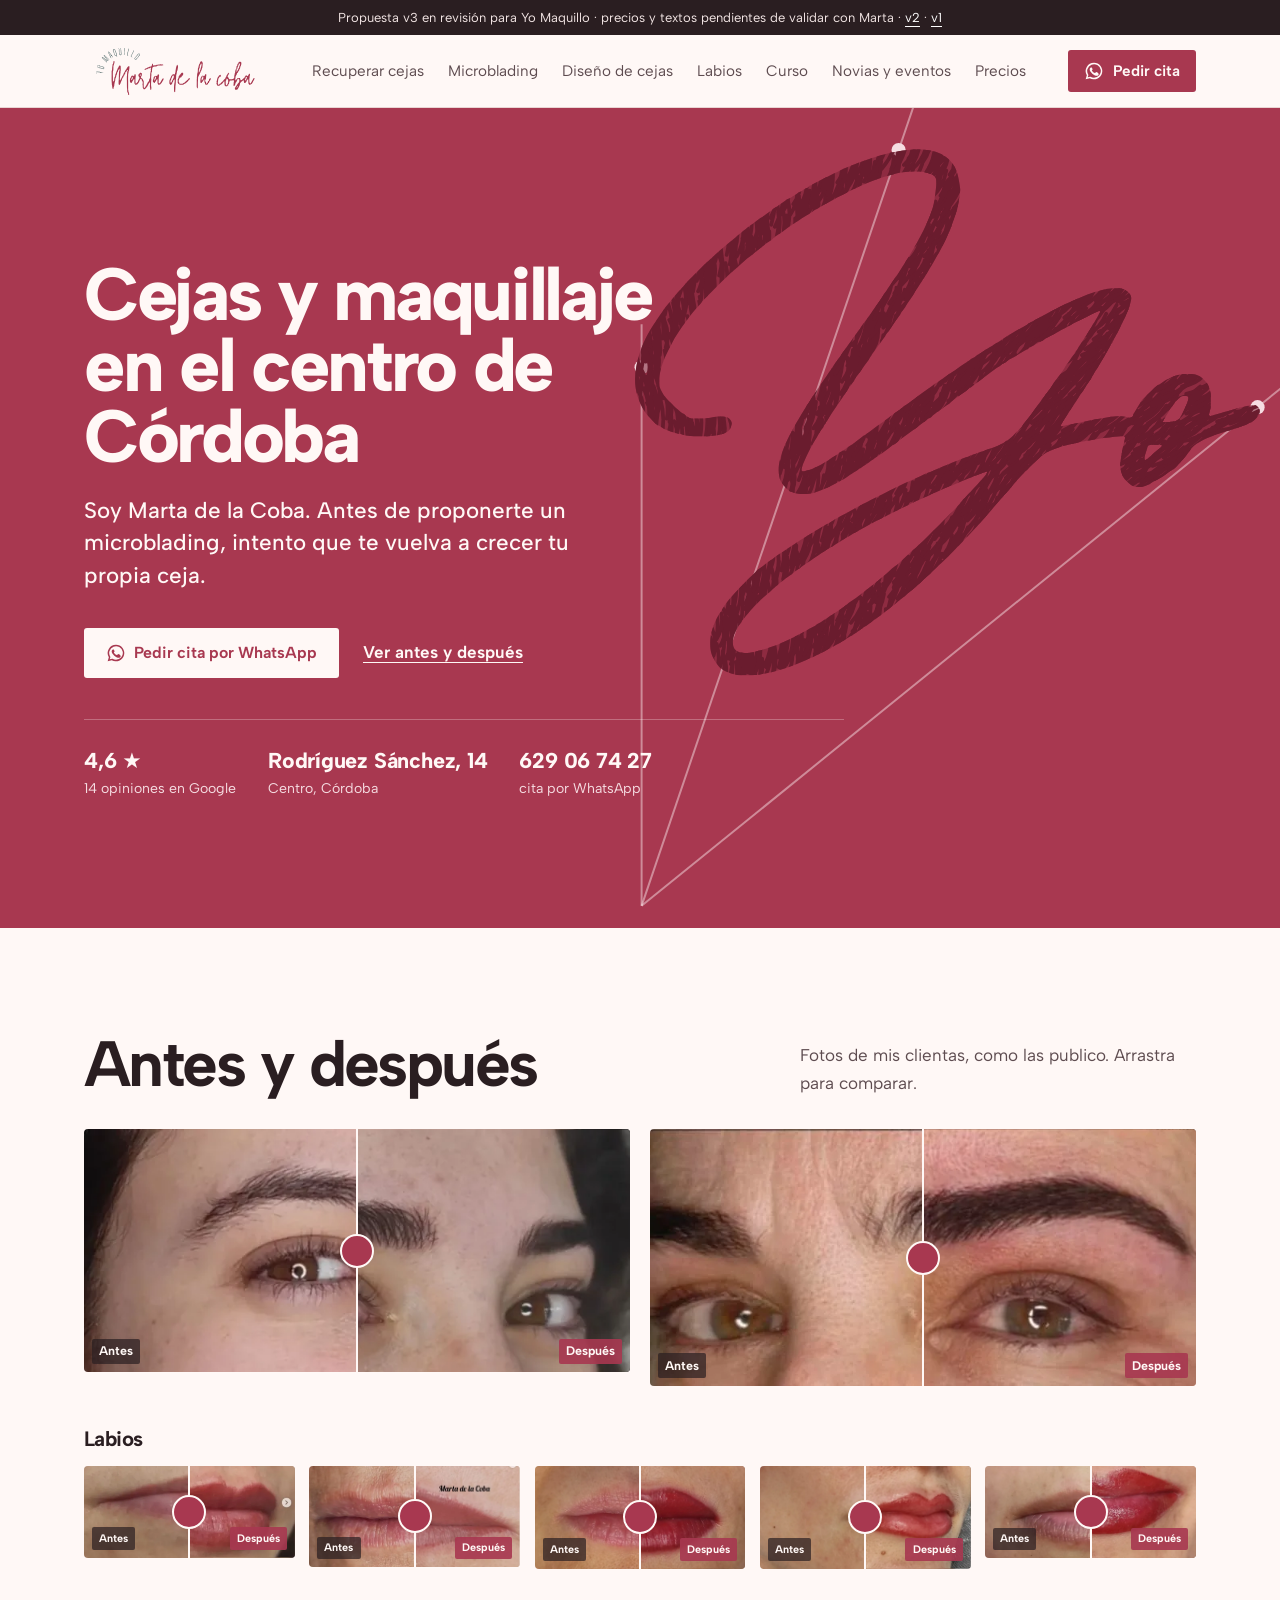
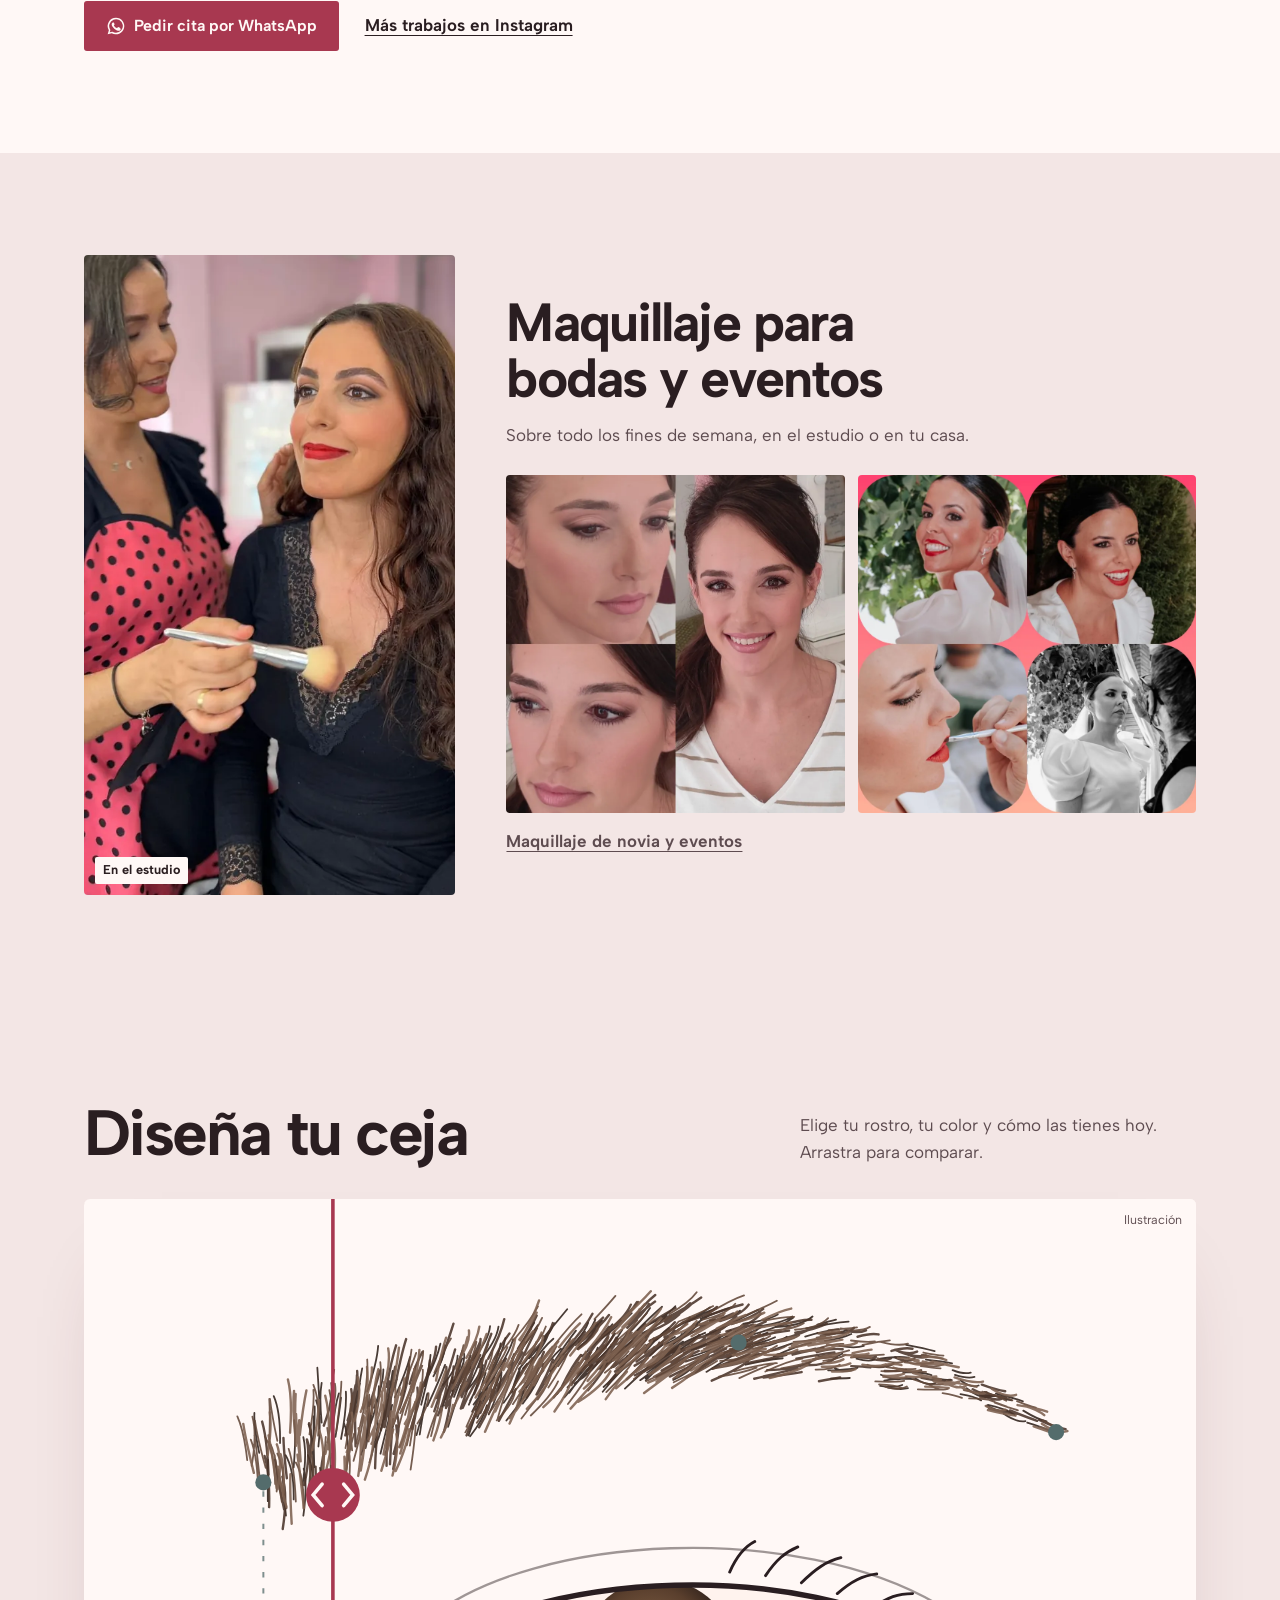
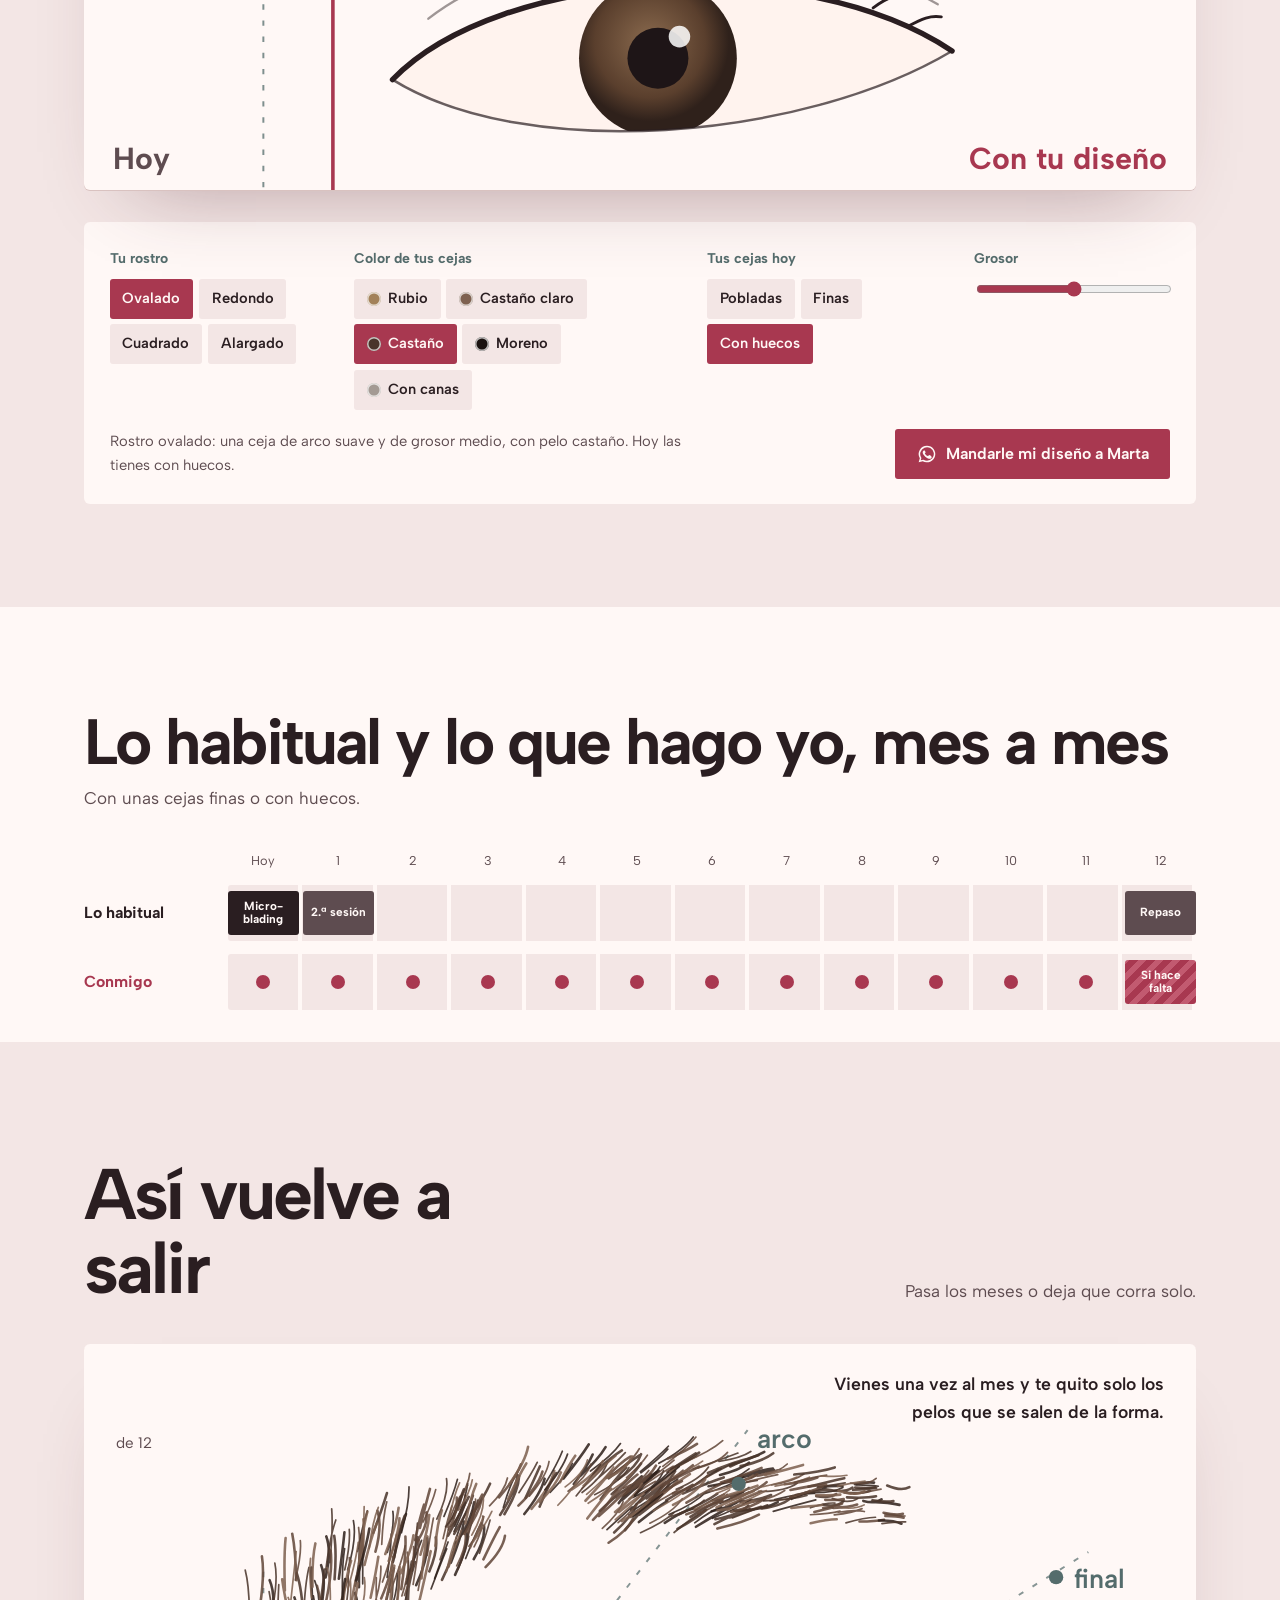
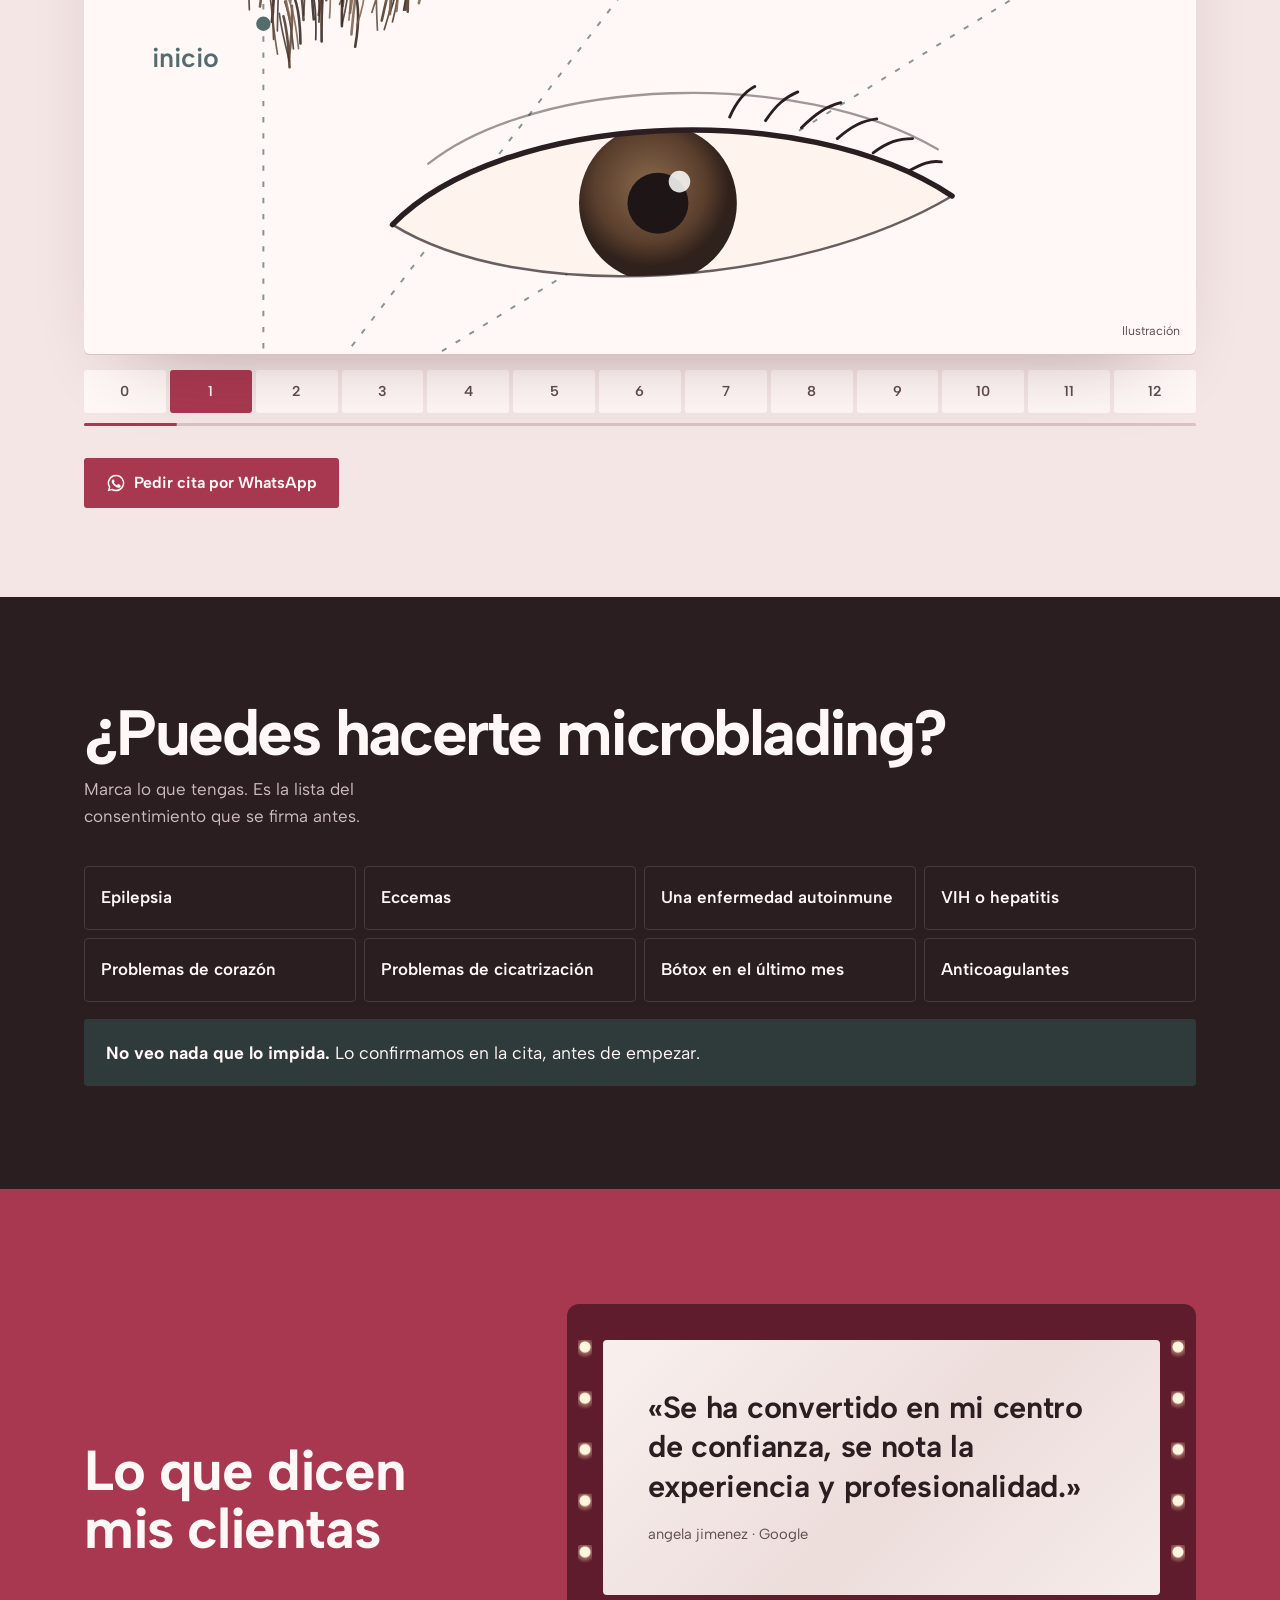
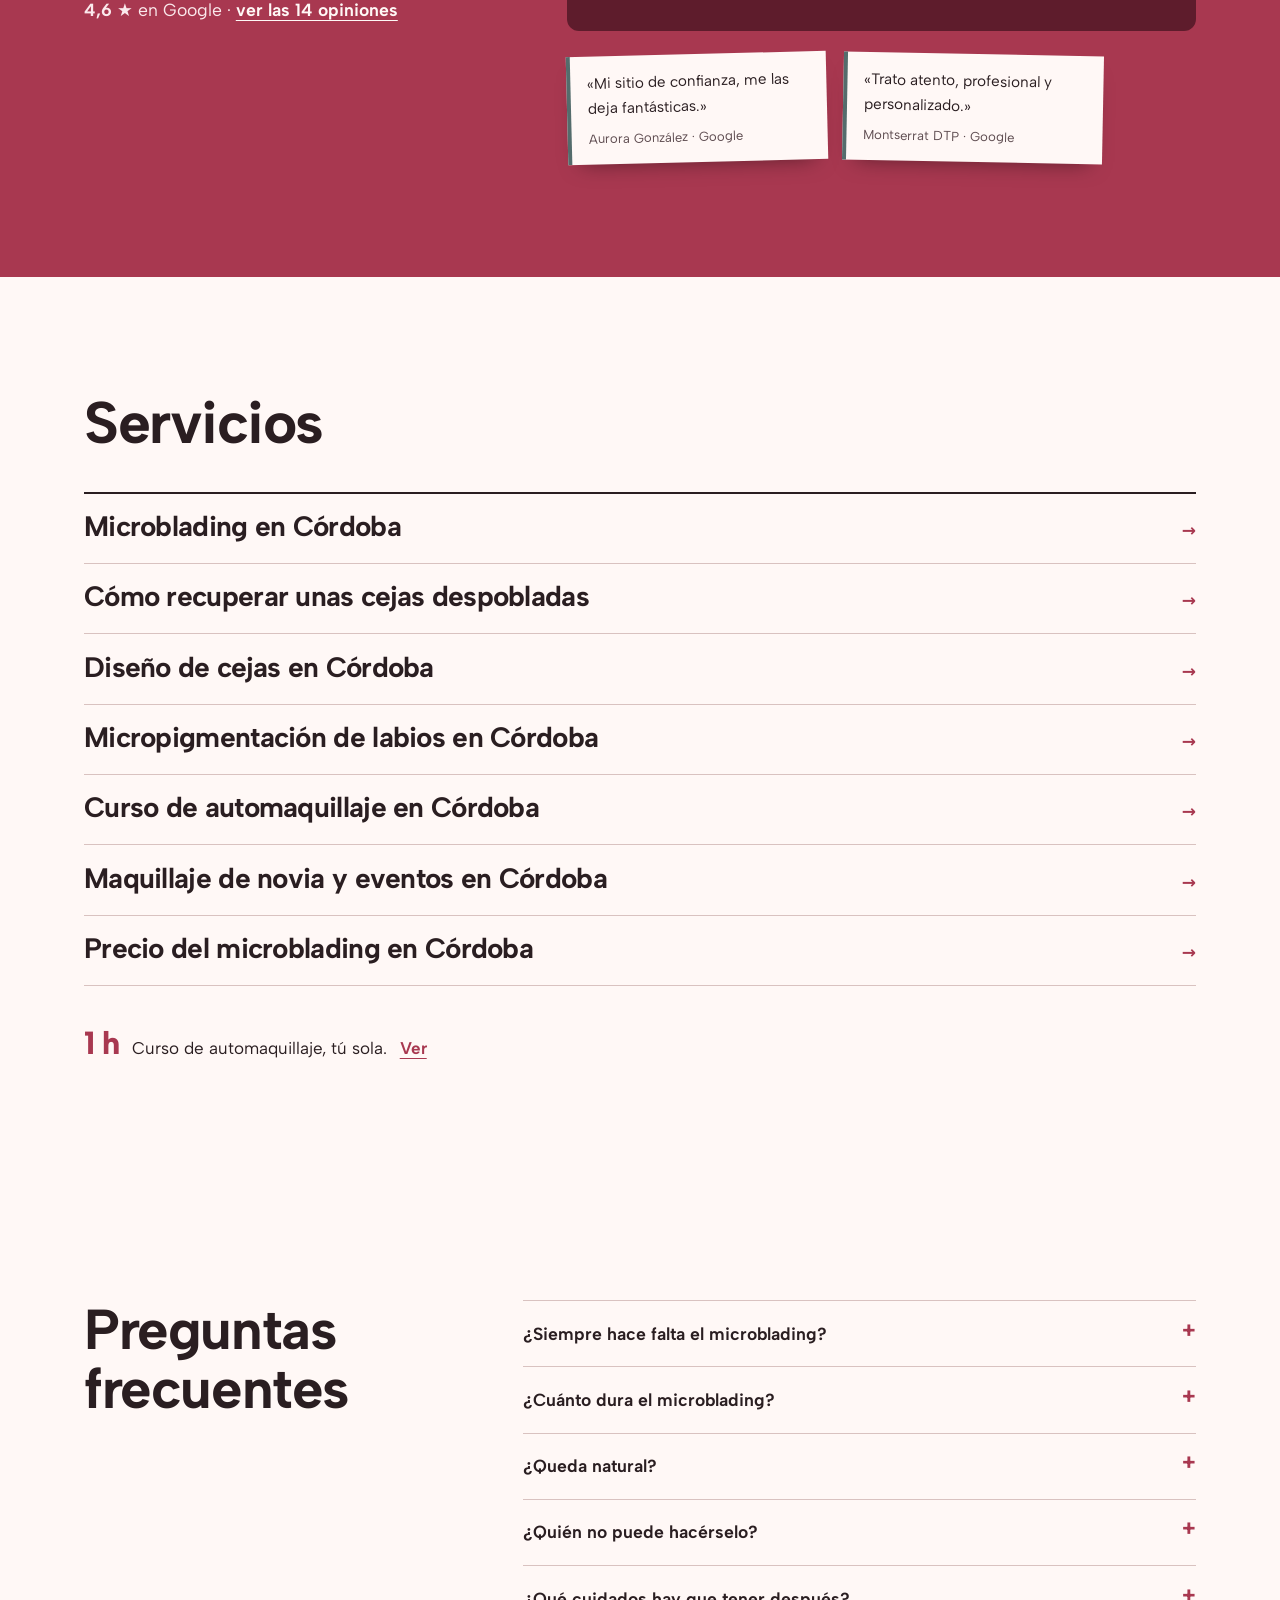
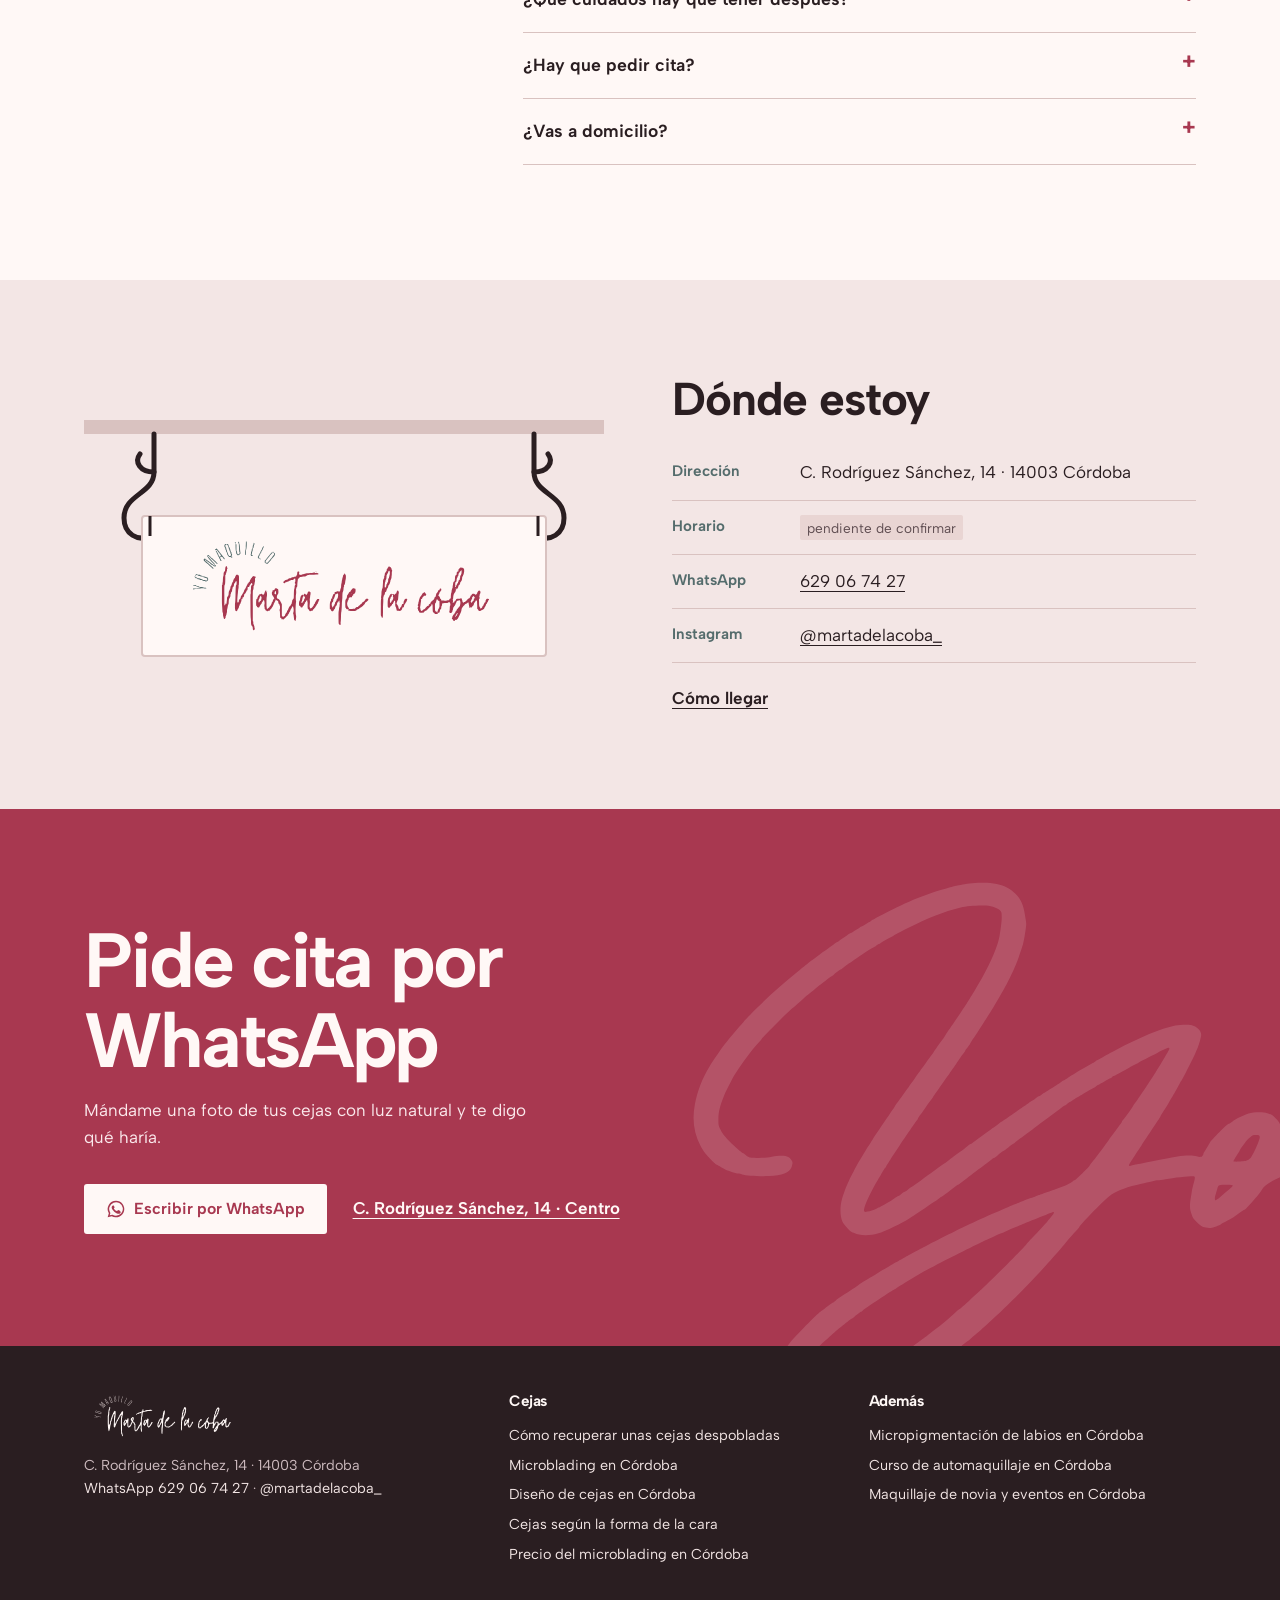
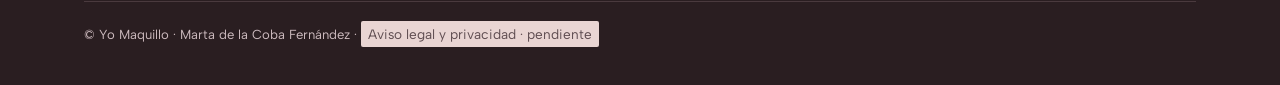
<file: index.html>
<!doctype html>
<html lang="es">
<head>
<meta charset="utf-8">
<meta name="viewport" content="width=device-width, initial-scale=1">
<title>Yo Maquillo · Diseño de cejas y microblading en Córdoba centro</title>
<meta name="description" content="Cejas en el centro de Córdoba: Marta de la Coba primero recupera tu ceja y, solo si no vuelve, hace microblading pelo a pelo. Labios, cursos y eventos.">
<meta name="robots" content="noindex, nofollow">
<link rel="canonical" href="https://yomaquillo.com/">
<meta property="og:title" content="Yo Maquillo · Diseño de cejas y microblading en Córdoba centro"><meta property="og:description" content="Cejas en el centro de Córdoba: Marta de la Coba primero recupera tu ceja y, solo si no vuelve, hace microblading pelo a pelo. Labios, cursos y eventos."><meta property="og:locale" content="es_ES"><meta property="og:type" content="website">
<meta name="theme-color" content="#A83850">
<link rel="icon" href="img/yo.svg" type="image/svg+xml">
<link rel="preload" href="fonts/albertsans-var-latin.woff2" as="font" type="font/woff2" crossorigin>
<link rel="stylesheet" href="css/sitio.css">
<script type="application/ld+json">{"@context": "https://schema.org", "@graph": [{"@type": "BeautySalon", "@id": "https://yomaquillo.com/#negocio", "name": "Yo Maquillo", "founder": {"@type": "Person", "name": "Marta de la Coba Fernández"}, "url": "https://yomaquillo.com/", "telephone": "+34629067427", "address": {"@type": "PostalAddress", "streetAddress": "C. Rodríguez Sánchez, 14", "postalCode": "14003", "addressLocality": "Córdoba", "addressRegion": "Córdoba", "addressCountry": "ES"}, "geo": {"@type": "GeoCoordinates", "latitude": 37.8833732, "longitude": -4.7808561}, "sameAs": ["https://www.instagram.com/martadelacoba_/"], "aggregateRating": {"@type": "AggregateRating", "ratingValue": "4.6", "reviewCount": "14"}}, {"@type": "FAQPage", "@id": "https://yomaquillo.com/#preguntas", "mainEntity": [{"@type": "Question", "name": "¿Siempre hace falta el microblading?", "acceptedAnswer": {"@type": "Answer", "text": "No. Primero dejo que tu ceja recupere su forma y densidad, con depilaciones mensuales. Solo si en un año no vuelve, pasamos al microblading."}}, {"@type": "Question", "name": "¿Cuánto dura el microblading?", "acceptedAnswer": {"@type": "Answer", "text": "Entre 6 y 20 meses, según tu piel, tu edad y el sol. Luego conviene retocarlo."}}, {"@type": "Question", "name": "¿Queda natural?", "acceptedAnswer": {"@type": "Answer", "text": "Son trazos manuales, pelo a pelo, con un pigmento elegido según el tono de tu vello y de tu piel."}}, {"@type": "Question", "name": "¿Quién no puede hacérselo?", "acceptedAnswer": {"@type": "Answer", "text": "Está contraindicado con epilepsia, eccemas, enfermedades autoinmunes, VIH, hepatitis, problemas cardiovasculares o de cicatrización, toxina botulínica reciente o anticoagulantes. Ante la duda, consulta con tu médico."}}, {"@type": "Question", "name": "¿Qué cuidados hay que tener después?", "acceptedAnswer": {"@type": "Answer", "text": "Evitar el sol prolongado, no mojar las cejas los primeros días y usar los productos de cuidado que te recomiende."}}, {"@type": "Question", "name": "¿Hay que pedir cita?", "acceptedAnswer": {"@type": "Answer", "text": "Sí. Escríbeme por WhatsApp y te busco un hueco."}}, {"@type": "Question", "name": "¿Vas a domicilio?", "acceptedAnswer": {"@type": "Answer", "text": "Sí, sobre todo para maquillaje de eventos."}}]}]}</script>
</head>
<body>
<svg width="0" height="0" style="position:absolute" aria-hidden="true"><symbol id="i-wa" viewBox="0 0 24 24"><path fill="currentColor" d="M12 2a10 10 0 0 0-8.6 15.1L2 22l5-1.3A10 10 0 1 0 12 2zm0 18.2a8.2 8.2 0 0 1-4.2-1.2l-.3-.2-3 .8.8-2.9-.2-.3A8.2 8.2 0 1 1 12 20.2zm4.5-6.1c-.2-.1-1.5-.7-1.7-.8-.2-.1-.4-.1-.6.1l-.8 1c-.1.2-.3.2-.5.1a6.7 6.7 0 0 1-3.3-2.9c-.3-.4.2-.4.7-1.3.1-.2 0-.3 0-.4l-.8-1.8c-.2-.5-.4-.4-.6-.4h-.5a1 1 0 0 0-.7.3 3 3 0 0 0-.9 2.2 5.2 5.2 0 0 0 1.1 2.8 11.9 11.9 0 0 0 4.6 4c1.7.7 2.3.8 3.2.7.5-.1 1.5-.6 1.8-1.2.2-.6.2-1.1.1-1.2l-.4-.3z"/></symbol></svg>
<div class="franja">Propuesta v3 en revisión para Yo Maquillo · precios y textos pendientes de validar con Marta · <a href="v2/">v2</a> · <a href="v1/">v1</a></div>
<header class="cab">
  <div class="env">
    <a href="" aria-label="Yo Maquillo, inicio"><img class="logo" src="img/logo.svg" alt="Yo Maquillo · Marta de la Coba" width="405" height="112"></a>
    <nav aria-label="Principal"><a href="recuperar-cejas-despobladas/">Recuperar cejas</a><a href="microblading-cordoba/">Microblading</a><a href="diseno-de-cejas-cordoba/">Diseño de cejas</a><a href="micropigmentacion-labios-cordoba/">Labios</a><a href="curso-automaquillaje-cordoba/">Curso</a><a href="maquillaje-novia-eventos-cordoba/">Novias y eventos</a><a href="precio-microblading-cordoba/">Precios</a></nav>
    <a class="boton boton--marca" href="https://wa.me/34629067427?text=Hola%20Marta%2C%20quiero%20pedir%20cita" target="_blank" rel="noopener"><svg aria-hidden="true"><use href="#i-wa"/></svg>Pedir cita</a>
  </div>
</header>
<main id="inicio">
<section class="portada" aria-labelledby="t-portada">
  <div class="yo-mov" aria-hidden="true"><img src="img/firma-fondo.svg" alt="" width="320" height="370" fetchpriority="high"></div>
  <div class="env">
    <h1 id="t-portada" class="entra">Cejas y maquillaje en el centro de Córdoba</h1>
    <p class="segunda entra">Soy Marta de la Coba. Antes de proponerte un microblading, intento que te vuelva a crecer tu propia ceja.</p>
    <div class="acciones entra"><a class="boton boton--claro" href="https://wa.me/34629067427?text=Hola%20Marta%2C%20quiero%20pedir%20cita%20para%20mis%20cejas" target="_blank" rel="noopener"><svg aria-hidden="true"><use href="#i-wa"/></svg>Pedir cita por WhatsApp</a><a class="enlace" href="#trabajos">Ver antes y después</a></div>
    <div class="prueba entra"><div><b>4,6 ★</b>14 opiniones en Google</div><div><b>Rodríguez Sánchez, 14</b>Centro, Córdoba</div><div><b>629 06 74 27</b>cita por WhatsApp</div></div>
  </div>
</section>

<section class="trabajos" id="trabajos" aria-labelledby="t-trabajos">
  <div class="env">
    <div class="cabeza"><h2 data-r id="t-trabajos">Antes y después</h2><p>Fotos de mis clientas, como las publico. Arrastra para comparar.</p></div>
    <div class="ba-cejas">
      <figure class="ba" style="--p:50%"><div class="ba-marco" style="aspect-ratio:678/301"><img src="img/trabajos/cejas-1-antes.webp" alt="Cejas de una clienta antes y después del diseño: antes" width="678" height="301" loading="lazy"><img class="ba-d" src="img/trabajos/cejas-1-despues.webp" alt="Cejas de una clienta antes y después del diseño: después" width="678" height="301" loading="lazy"><span class="ba-l">Antes</span><span class="ba-r">Después</span><span class="ba-linea" aria-hidden="true"></span><input type="range" min="0" max="100" value="50" aria-label="Cejas de una clienta antes y después del diseño: deslizar para comparar"></div></figure>
      <figure class="ba" style="--p:50%"><div class="ba-marco" style="aspect-ratio:678/319"><img src="img/trabajos/cejas-2-antes.webp" alt="Cejas de otra clienta antes y después: antes" width="678" height="319" loading="lazy"><img class="ba-d" src="img/trabajos/cejas-2-despues.webp" alt="Cejas de otra clienta antes y después: después" width="678" height="319" loading="lazy"><span class="ba-l">Antes</span><span class="ba-r">Después</span><span class="ba-linea" aria-hidden="true"></span><input type="range" min="0" max="100" value="50" aria-label="Cejas de otra clienta antes y después: deslizar para comparar"></div></figure>
    </div>
    <h3 class="sub-t">Labios</h3>
    <div class="ba-labios">
      <figure class="ba" style="--p:50%"><div class="ba-marco" style="aspect-ratio:677/295"><img src="img/trabajos/labios-1-antes.webp" alt="Labios antes y después de la micropigmentación: antes" width="677" height="295" loading="lazy"><img class="ba-d" src="img/trabajos/labios-1-despues.webp" alt="Labios antes y después de la micropigmentación: después" width="677" height="295" loading="lazy"><span class="ba-l">Antes</span><span class="ba-r">Después</span><span class="ba-linea" aria-hidden="true"></span><input type="range" min="0" max="100" value="50" aria-label="Labios antes y después de la micropigmentación: deslizar para comparar"></div></figure>
      <figure class="ba" style="--p:50%"><div class="ba-marco" style="aspect-ratio:854/410"><img src="img/trabajos/labios-2-antes.webp" alt="Labios antes y después, tono natural: antes" width="854" height="410" loading="lazy"><img class="ba-d" src="img/trabajos/labios-2-despues.webp" alt="Labios antes y después, tono natural: después" width="854" height="410" loading="lazy"><span class="ba-l">Antes</span><span class="ba-r">Después</span><span class="ba-linea" aria-hidden="true"></span><input type="range" min="0" max="100" value="50" aria-label="Labios antes y después, tono natural: deslizar para comparar"></div></figure>
      <figure class="ba" style="--p:50%"><div class="ba-marco" style="aspect-ratio:900/439"><img src="img/trabajos/labios-3-antes.webp" alt="Labios antes y después, tono rojo: antes" width="900" height="439" loading="lazy"><img class="ba-d" src="img/trabajos/labios-3-despues.webp" alt="Labios antes y después, tono rojo: después" width="900" height="439" loading="lazy"><span class="ba-l">Antes</span><span class="ba-r">Después</span><span class="ba-linea" aria-hidden="true"></span><input type="range" min="0" max="100" value="50" aria-label="Labios antes y después, tono rojo: deslizar para comparar"></div></figure>
      <figure class="ba" style="--p:50%"><div class="ba-marco" style="aspect-ratio:900/439"><img src="img/trabajos/labios-4-antes.webp" alt="Labios antes y después, contorno definido: antes" width="900" height="439" loading="lazy"><img class="ba-d" src="img/trabajos/labios-4-despues.webp" alt="Labios antes y después, contorno definido: después" width="900" height="439" loading="lazy"><span class="ba-l">Antes</span><span class="ba-r">Después</span><span class="ba-linea" aria-hidden="true"></span><input type="range" min="0" max="100" value="50" aria-label="Labios antes y después, contorno definido: deslizar para comparar"></div></figure>
      <figure class="ba" style="--p:50%"><div class="ba-marco" style="aspect-ratio:900/395"><img src="img/trabajos/labios-5-antes.webp" alt="Labios antes y después, rojo intenso: antes" width="900" height="395" loading="lazy"><img class="ba-d" src="img/trabajos/labios-5-despues.webp" alt="Labios antes y después, rojo intenso: después" width="900" height="395" loading="lazy"><span class="ba-l">Antes</span><span class="ba-r">Después</span><span class="ba-linea" aria-hidden="true"></span><input type="range" min="0" max="100" value="50" aria-label="Labios antes y después, rojo intenso: deslizar para comparar"></div></figure>
    </div>
    <p class="ba-pie"><a class="boton boton--marca" href="https://wa.me/34629067427?text=Hola%20Marta%2C%20he%20visto%20tus%20antes%20y%20despu%C3%A9s%20y%20quiero%20pedir%20cita" target="_blank" rel="noopener"><svg aria-hidden="true"><use href="#i-wa"/></svg>Pedir cita por WhatsApp</a><a class="enlace" href="https://www.instagram.com/martadelacoba_/" target="_blank" rel="noopener">Más trabajos en Instagram</a></p>
  </div>
</section>

<section class="eventos-foto" aria-labelledby="t-eventos-f">
  <div class="env">
    <figure class="marta-trabajando"><img src="img/trabajos/estudio-marta.webp" alt="Maquillando a una clienta en el estudio de Yo Maquillo" width="560" height="1131" loading="lazy"><figcaption>En el estudio</figcaption></figure>
    <div class="eventos-txt">
      <h2 data-r id="t-eventos-f">Maquillaje para bodas y eventos</h2>
      <p>Sobre todo los fines de semana, en el estudio o en tu casa.</p>
      <div class="eventos-fotos"><img src="img/trabajos/maquillaje-3.webp" alt="Maquillaje de evento: tres planos de la misma clienta" width="900" height="900" loading="lazy"><img src="img/trabajos/maquillaje-4.webp" alt="Maquillaje de novia" width="900" height="900" loading="lazy"></div>
      <p><a class="enlace" href="maquillaje-novia-eventos-cordoba/">Maquillaje de novia y eventos</a></p>
    </div>
  </div>
</section>

<section class="disena" id="disena" aria-labelledby="t-disena" data-disenador>
  <div class="env">
    <div class="cabeza"><h2 data-r id="t-disena">Diseña tu ceja</h2><p>Elige tu rostro, tu color y cómo las tienes hoy. Arrastra para comparar.</p></div>
    <div class="mesa-d">
      <div class="lienzo-d">
        <svg viewBox="200 70 620 330" role="img" aria-label="Ceja dibujada sobre un ojo: a la izquierda cómo la tienes hoy, a la derecha el diseño">
          <defs><clipPath id="corte"><rect x="510" y="0" width="490" height="430"/></clipPath><clipPath id="ojo-d"><path d="M372 338C432 276 600 266 684 322C600 372 446 384 372 338Z"/></clipPath><radialGradient id="iris-d" cx=".45" cy=".4"><stop offset="0" stop-color="#8A6A4E"/><stop offset=".7" stop-color="#5A3F2D"/><stop offset="1" stop-color="#2F211B"/></radialGradient>
            <clipPath id="antes-c"><rect x="0" y="0" width="1000" height="430"/></clipPath></defs>
          <g fill="none" stroke="#546C6C" stroke-width="1.1" stroke-dasharray="3 6" opacity=".75"><line data-guia x1="300" y1="470" x2="300" y2="228"/><line data-guia x1="300" y1="470" x2="565" y2="150"/><line data-guia x1="300" y1="470" x2="742" y2="200"/></g>
          <g data-antes></g>
          <rect x="0" y="0" width="1000" height="430" fill="#FFF8F6" clip-path="url(#corte)"/>
          <g data-despues clip-path="url(#corte)"></g>
          <g clip-path="url(#ojo-d)"><rect x="360" y="260" width="340" height="140" fill="#FFF3EE"/><circle cx="520" cy="326" r="44" fill="url(#iris-d)"/><circle cx="520" cy="326" r="17" fill="#1E1517"/><circle cx="532" cy="314" r="6" fill="#fff" opacity=".85"/></g>
          <g fill="none" stroke="#2A1E21" stroke-linecap="round"><path d="M372 338C432 276 600 266 684 322" stroke-width="3"/><path d="M372 338C446 384 600 372 684 322" stroke-width="1.4" opacity=".7"/><path d="M392 304C452 256 598 250 676 296" stroke-width="1.3" opacity=".45"/><path d="M600 284c8-8 14-12 22-14M620 290c8-7 14-10 22-11M640 298c8-6 14-8 22-8M660 308c7-4 12-6 18-5M580 280c6-9 11-13 18-16M560 278c4-9 8-14 14-17" stroke-width="1.6"/></g>
          <g fill="#546C6C"><circle data-punto cx="300" cy="228" r="4.5"/><circle data-punto cx="565" cy="150" r="4.5"/><circle data-punto cx="742" cy="200" r="4.5"/></g>
          <line data-linea x1="510" y1="70" x2="510" y2="400" stroke="#A83850" stroke-width="2"/><g data-tirador><circle cx="510" cy="235" r="15" fill="#A83850"/><path d="M504 229l-5 6 5 6M516 229l5 6-5 6" fill="none" stroke="#FFF8F6" stroke-width="2" stroke-linecap="round"/></g>
          <g font-family="Albert Sans,sans-serif" font-size="17" font-weight="700"><text x="216" y="388" fill="#5E4C50">Hoy</text><text x="804" y="388" fill="#A83850" text-anchor="end">Con tu diseño</text></g>
        </svg>
        <input type="range" name="corte" min="0" max="100" value="50" aria-label="Comparar hoy y con tu diseño">
        <span class="aviso">Ilustración</span>
      </div>
      <div class="mandos">
        <div class="mando"><b>Tu rostro</b><div class="opc" data-grupo="cara"><button type="button" data-v="ovalado" aria-pressed="true">Ovalado</button><button type="button" data-v="redondo" aria-pressed="false">Redondo</button><button type="button" data-v="cuadrado" aria-pressed="false">Cuadrado</button><button type="button" data-v="alargado" aria-pressed="false">Alargado</button></div></div>
        <div class="mando"><b>Color de tus cejas</b><div class="opc opc--color" data-grupo="pelo"><button type="button" data-v="rubio" aria-pressed="false"><i style="background:#A3825A"></i>Rubio</button><button type="button" data-v="castaño claro" aria-pressed="false"><i style="background:#7E6150"></i>Castaño claro</button><button type="button" data-v="castaño" aria-pressed="true"><i style="background:#4A352B"></i>Castaño</button><button type="button" data-v="moreno" aria-pressed="false"><i style="background:#1B1311"></i>Moreno</button><button type="button" data-v="con canas" aria-pressed="false"><i style="background:#A39A93"></i>Con canas</button></div></div>
        <div class="mando"><b>Tus cejas hoy</b><div class="opc" data-grupo="hoy"><button type="button" data-v="pobladas" aria-pressed="false">Pobladas</button><button type="button" data-v="finas" aria-pressed="false">Finas</button><button type="button" data-v="con huecos" aria-pressed="true">Con huecos</button></div></div>
        <label class="mando"><b>Grosor</b><input type="range" name="grosor" min=".75" max="1.25" step=".01" value="1"></label>
        <p class="resumen" data-resumen>Rostro ovalado: una ceja de arco suave y de grosor medio, con pelo castaño. Hoy las tienes con huecos.</p>
        <a class="boton boton--marca" data-wa href="https://wa.me/34629067427?text=Hola%20Marta%2C%20he%20probado%20el%20dise%C3%B1ador%20de%20tu%20web" target="_blank" rel="noopener"><svg aria-hidden="true"><use href="#i-wa"/></svg>Mandarle mi diseño a Marta</a>
      </div>
    </div>
  </div>
</section>

<section class="cuenta" aria-labelledby="t-cuenta">
  <div class="env">
    <div class="cabeza"><h2 data-r id="t-cuenta">Lo habitual y lo que hago yo, mes a mes</h2><p>Con unas cejas finas o con huecos.</p></div>
    <div class="pistas" role="img" aria-label="Lo habitual: microblading el primer mes, segunda sesión al mes siguiente y repaso al año. Con Marta: depilación cada mes y microblading al año solo si quedan huecos.">
      <div class="meses-eje"><span>Hoy</span><span>1</span><span>2</span><span>3</span><span>4</span><span>5</span><span>6</span><span>7</span><span>8</span><span>9</span><span>10</span><span>11</span><span>12</span></div>
      <div class="pista otra"><b>Lo habitual</b><div class="carril"><span class="mb" style="grid-column:1" title="Micro&shy;blading">Micro&shy;blading</span><span class="mb2" style="grid-column:2" title="2.ª sesión">2.ª sesión</span><span class="mb2" style="grid-column:13" title="Repaso">Repaso</span></div></div>
      <div class="pista suya"><b>Conmigo</b><div class="carril"><span class="dep" style="grid-column:1" title="Depilación"></span><span class="dep" style="grid-column:2" title="Depilación"></span><span class="dep" style="grid-column:3" title="Depilación"></span><span class="dep" style="grid-column:4" title="Depilación"></span><span class="dep" style="grid-column:5" title="Depilación"></span><span class="dep" style="grid-column:6" title="Depilación"></span><span class="dep" style="grid-column:7" title="Depilación"></span><span class="dep" style="grid-column:8" title="Depilación"></span><span class="dep" style="grid-column:9" title="Depilación"></span><span class="dep" style="grid-column:10" title="Depilación"></span><span class="dep" style="grid-column:11" title="Depilación"></span><span class="dep" style="grid-column:12" title="Depilación"></span><span class="si" style="grid-column:13" title="Microblading solo si hace falta">Si hace falta</span></div></div>
    </div>
    <p class="leyenda-p"><span><i class="l-mb"></i>Microblading</span><span><i class="l-mb2"></i>Segunda sesión y repaso</span><span><i class="l-dep"></i>Depilación</span><span><i class="l-si"></i>Microblading, solo si quedan huecos</span></p>
  </div>
</section>

<section class="anio" id="anio" aria-labelledby="t-anio">
  <div class="env">
    <div class="cabeza"><h2 data-r id="t-anio">Así vuelve a salir</h2><p>Pasa los meses o deja que corra solo.</p></div>
    <div class="lienzo" data-r data-anio>
      <div class="rotulo-mes"><b data-rotulo>Al año</b><span data-sub>si el pelo ha vuelto a salir</span></div>
      <p class="que-pasa" data-que>Ya tienes la ceja hecha con tu propio pelo.</p>
      <svg class="ceja-grande" viewBox="200 70 620 340" role="img" aria-label="Ilustración de una ceja que recupera su pelo a lo largo de doce meses, sobre un ojo">
        <defs><clipPath id="ojo"><path d="M372 338C432 276 600 266 684 322C600 372 446 384 372 338Z"/></clipPath><radialGradient id="iris" cx=".45" cy=".4"><stop offset="0" stop-color="#8A6A4E"/><stop offset=".7" stop-color="#5A3F2D"/><stop offset="1" stop-color="#2F211B"/></radialGradient></defs>
        <g fill="none" stroke="#546C6C" stroke-width="1.1" stroke-dasharray="3 6" opacity=".7"><line x1="300" y1="470" x2="300" y2="196"/><line x1="300" y1="470" x2="570" y2="118"/><line x1="300" y1="470" x2="760" y2="186"/></g>
        <g data-pelo></g>
        <g data-mb style="opacity:0"></g>
        <g clip-path="url(#ojo)"><rect x="360" y="260" width="340" height="140" fill="#FFF3EE"/><circle cx="520" cy="326" r="44" fill="url(#iris)"/><circle cx="520" cy="326" r="17" fill="#1E1517"/><circle cx="532" cy="314" r="6" fill="#fff" opacity=".85"/></g>
        <g fill="none" stroke="#2A1E21" stroke-linecap="round"><path d="M372 338C432 276 600 266 684 322" stroke-width="3"/><path d="M372 338C446 384 600 372 684 322" stroke-width="1.4" opacity=".7"/><path d="M392 304C452 256 598 250 676 296" stroke-width="1.3" opacity=".45"/>
          <path d="M600 284c8-8 14-12 22-14M620 290c8-7 14-10 22-11M640 298c8-6 14-8 22-8M660 308c7-4 12-6 18-5M580 280c6-9 11-13 18-16M560 278c4-9 8-14 14-17" stroke-width="1.6"/></g>
        <g fill="#546C6C" font-family="Albert Sans,sans-serif" font-size="15" font-weight="600"><circle cx="300" cy="226" r="4"/><circle cx="565" cy="148" r="4"/><circle cx="742" cy="200" r="4"/><text x="238" y="250">inicio</text><text x="575" y="128">arco</text><text x="752" y="206">final</text></g>
      </svg>
      <span class="aviso">Ilustración</span>
    </div>
    <div class="meses" role="group" aria-label="Meses"><button type="button" aria-pressed="false" aria-label="Primera cita">0</button><button type="button" aria-pressed="false" aria-label="Mes 1">1</button><button type="button" aria-pressed="false" aria-label="Mes 2">2</button><button type="button" aria-pressed="false" aria-label="Mes 3">3</button><button type="button" aria-pressed="false" aria-label="Mes 4">4</button><button type="button" aria-pressed="false" aria-label="Mes 5">5</button><button type="button" aria-pressed="false" aria-label="Mes 6">6</button><button type="button" aria-pressed="false" aria-label="Mes 7">7</button><button type="button" aria-pressed="false" aria-label="Mes 8">8</button><button type="button" aria-pressed="false" aria-label="Mes 9">9</button><button type="button" aria-pressed="false" aria-label="Mes 10">10</button><button type="button" aria-pressed="false" aria-label="Mes 11">11</button><button type="button" aria-pressed="false" aria-label="Mes 12">12</button></div><div class="progreso" aria-hidden="true"><span></span></div>
    <div class="final-doble" hidden><span>Al cabo de un año:</span><button type="button" data-final="vuelve" aria-pressed="true">Ha vuelto a salir</button><button type="button" data-final="no" aria-pressed="false">Siguen los huecos</button></div>
    <p style="margin-top:2rem"><a class="boton boton--marca" href="https://wa.me/34629067427?text=Hola%20Marta%2C%20quiero%20empezar%20a%20recuperar%20mis%20cejas" target="_blank" rel="noopener"><svg aria-hidden="true"><use href="#i-wa"/></svg>Pedir cita por WhatsApp</a></p>
  </div>
</section>

<section class="test" aria-labelledby="t-test">
  <div class="env">
    <div class="cabeza"><h2 data-r id="t-test">¿Puedes hacerte microblading?</h2><p>Marca lo que tengas. Es la lista del consentimiento que se firma antes.</p></div>
    <form class="test-caja" data-test onsubmit="return false"><label><input type="checkbox" data-n="epilepsia"><span>Epilepsia</span></label><label><input type="checkbox" data-n="eccemas"><span>Eccemas</span></label><label><input type="checkbox" data-n="una enfermedad autoinmune"><span>Una enfermedad autoinmune</span></label><label><input type="checkbox" data-n="VIH o hepatitis"><span>VIH o hepatitis</span></label><label><input type="checkbox" data-n="problemas de corazón"><span>Problemas de corazón</span></label><label><input type="checkbox" data-n="problemas de cicatrización"><span>Problemas de cicatrización</span></label><label><input type="checkbox" data-n="Bótox en el último mes"><span>Bótox en el último mes</span></label><label><input type="checkbox" data-n="anticoagulantes"><span>Anticoagulantes</span></label><div class="veredicto" aria-live="polite"><p data-veredicto><b>No veo nada que lo impida.</b> Lo confirmamos en la cita, antes de empezar.</p></div></form>
  </div>
</section>

<section class="espejo-sec" id="opiniones" aria-labelledby="t-espejo">
  <div class="env">
    <div class="lado">
      <h2 data-r id="t-espejo">Lo que dicen mis clientas</h2>
      <p><b>4,6 ★</b> en Google · <a href="https://www.google.com/maps/place/Yo+Maquillo/@37.8833732,-4.7808561,17z" target="_blank" rel="noopener">ver las 14 opiniones</a></p>
    </div>
    <div>
      <div class="espejo" data-r><figure class="cristal"><blockquote>«Se ha convertido en mi centro de confianza, se nota la experiencia y profesionalidad.»</blockquote><figcaption>angela jimenez · Google</figcaption></figure></div>
      <div class="notas">
        <p class="nota-pegada">«Mi sitio de confianza, me las deja fantásticas.»<span>Aurora González · Google</span></p>
        <p class="nota-pegada">«Trato atento, profesional y personalizado.»<span>Montserrat DTP · Google</span></p>
      </div>
    </div>
  </div>
</section>

<section class="carta" aria-labelledby="t-carta">
  <div class="env">
    <h2 data-r id="t-carta">Servicios</h2>
    <nav class="lista lista--corta" aria-label="Servicios"><a href="microblading-cordoba/"><h3>Microblading en Córdoba</h3><span class="ir">→</span></a><a href="recuperar-cejas-despobladas/"><h3>Cómo recuperar unas cejas despobladas</h3><span class="ir">→</span></a><a href="diseno-de-cejas-cordoba/"><h3>Diseño de cejas en Córdoba</h3><span class="ir">→</span></a><a href="micropigmentacion-labios-cordoba/"><h3>Micropigmentación de labios en Córdoba</h3><span class="ir">→</span></a><a href="curso-automaquillaje-cordoba/"><h3>Curso de automaquillaje en Córdoba</h3><span class="ir">→</span></a><a href="maquillaje-novia-eventos-cordoba/"><h3>Maquillaje de novia y eventos en Córdoba</h3><span class="ir">→</span></a><a href="precio-microblading-cordoba/"><h3>Precio del microblading en Córdoba</h3><span class="ir">→</span></a></nav>
    <div class="extras">
      <p><b>1 h</b> Curso de automaquillaje, tú sola. <a href="curso-automaquillaje-cordoba/">Ver</a></p>
      
    </div>
  </div>
</section>

<section class="preguntas" id="preguntas" aria-labelledby="t-preg">
  <div class="env">
    <h2 data-r id="t-preg">Preguntas frecuentes</h2>
    <div><details><summary>¿Siempre hace falta el microblading?</summary><p>No. Primero dejo que tu ceja recupere su forma y densidad, con depilaciones mensuales. Solo si en un año no vuelve, pasamos al microblading.</p></details><details><summary>¿Cuánto dura el microblading?</summary><p>Entre 6 y 20 meses, según tu piel, tu edad y el sol. Luego conviene retocarlo.</p></details><details><summary>¿Queda natural?</summary><p>Son trazos manuales, pelo a pelo, con un pigmento elegido según el tono de tu vello y de tu piel.</p></details><details><summary>¿Quién no puede hacérselo?</summary><p>Está contraindicado con epilepsia, eccemas, enfermedades autoinmunes, VIH, hepatitis, problemas cardiovasculares o de cicatrización, toxina botulínica reciente o anticoagulantes. Ante la duda, consulta con tu médico.</p></details><details><summary>¿Qué cuidados hay que tener después?</summary><p>Evitar el sol prolongado, no mojar las cejas los primeros días y usar los productos de cuidado que te recomiende.</p></details><details><summary>¿Hay que pedir cita?</summary><p>Sí. Escríbeme por WhatsApp y te busco un hueco.</p></details><details><summary>¿Vas a domicilio?</summary><p>Sí, sobre todo para maquillaje de eventos.</p></details></div>
  </div>
</section>

<section class="donde" id="donde" aria-labelledby="t-donde">
  <div class="env">
    <svg class="rotulo" viewBox="0 0 520 250" role="img" aria-label="El rótulo de Yo Maquillo colgado de sus dos brazos de forja, como en su fachada de la calle Rodríguez Sánchez">
  <rect x="0" y="0" width="520" height="14" fill="#D9C2C0"/>
  <g fill="none" stroke="#2A1E21" stroke-width="5" stroke-linecap="round"><path d="M70 14v38c0 22-30 22-30 46 0 16 14 24 26 18"/><path d="M450 14v38c0 22 30 22 30 46 0 16-14 24-26 18"/><path d="M70 52c-14 0-20-10-14-18"/><path d="M450 52c14 0 20-10 14-18"/></g>
  <rect x="58" y="96" width="404" height="140" rx="3" fill="#FFF8F6" stroke="#D9C2C0" stroke-width="2"/>
  <line x1="66" y1="116" x2="66" y2="96" stroke="#2A1E21" stroke-width="3"/><line x1="454" y1="116" x2="454" y2="96" stroke="#2A1E21" stroke-width="3"/>
  <image href="img/logo.svg" x="86" y="118" width="348" height="96"/>
</svg>
    <div>
      <h2 data-r id="t-donde">Dónde estoy</h2>
      <dl>
        <div class="fila"><dt>Dirección</dt><dd>C. Rodríguez Sánchez, 14 · 14003 Córdoba</dd></div>
        <div class="fila"><dt>Horario</dt><dd><span class="pend">pendiente de confirmar</span></dd></div>
        <div class="fila"><dt>WhatsApp</dt><dd><a href="https://wa.me/34629067427?text=Hola%20Marta" target="_blank" rel="noopener">629 06 74 27</a></dd></div>
        <div class="fila"><dt>Instagram</dt><dd><a href="https://www.instagram.com/martadelacoba_/" target="_blank" rel="noopener">@martadelacoba_</a></dd></div>
      </dl>
      <p style="margin-top:1.4rem"><a class="enlace" href="https://www.google.com/maps/dir/?api=1&amp;destination=Yo+Maquillo+C%C3%B3rdoba" target="_blank" rel="noopener">Cómo llegar</a></p>
    </div>
  </div>
</section>

<section class="cierre" aria-labelledby="t-cierre">
  <img class="yo-fondo" src="img/yo-claro.svg" alt="" width="300" height="300" loading="lazy">
  <div class="env">
    <h2 data-r id="t-cierre">Pide cita por WhatsApp</h2>
    <p>Mándame una foto de tus cejas con luz natural y te digo qué haría.</p>
    <div class="acciones"><a class="boton boton--claro" href="https://wa.me/34629067427?text=Hola%20Marta%2C%20quiero%20pedir%20cita" target="_blank" rel="noopener"><svg aria-hidden="true"><use href="#i-wa"/></svg>Escribir por WhatsApp</a><a class="enlace" href="https://www.google.com/maps/place/Yo+Maquillo/@37.8833732,-4.7808561,17z" target="_blank" rel="noopener">C. Rodríguez Sánchez, 14 · Centro</a></div>
  </div>
</section>
</main>
<footer class="pie">
  <div class="env">
    <div><img src="img/logo-claro.svg" alt="Yo Maquillo · Marta de la Coba" width="405" height="112" loading="lazy"><p style="margin-top:1rem">C. Rodríguez Sánchez, 14 · 14003 Córdoba<br><a href="https://wa.me/34629067427?text=Hola%20Marta">WhatsApp 629 06 74 27</a> · <a href="https://www.instagram.com/martadelacoba_/">@martadelacoba_</a></p></div>
    <div><h3>Cejas</h3><ul><li><a href="recuperar-cejas-despobladas/">Cómo recuperar unas cejas despobladas</a></li><li><a href="microblading-cordoba/">Microblading en Córdoba</a></li><li><a href="diseno-de-cejas-cordoba/">Diseño de cejas en Córdoba</a></li><li><a href="cejas-segun-forma-de-cara/">Cejas según la forma de la cara</a></li><li><a href="precio-microblading-cordoba/">Precio del microblading en Córdoba</a></li></ul></div>
    <div><h3>Además</h3><ul><li><a href="micropigmentacion-labios-cordoba/">Micropigmentación de labios en Córdoba</a></li><li><a href="curso-automaquillaje-cordoba/">Curso de automaquillaje en Córdoba</a></li><li><a href="maquillaje-novia-eventos-cordoba/">Maquillaje de novia y eventos en Córdoba</a></li></ul></div>
    <p class="legal">© Yo Maquillo · Marta de la Coba Fernández · <span class="pend">Aviso legal y privacidad · pendiente</span></p>
  </div>
</footer>
<div class="barra-cita"><a class="boton boton--marca" href="https://wa.me/34629067427?text=Hola%20Marta%2C%20quiero%20pedir%20cita" target="_blank" rel="noopener"><svg aria-hidden="true"><use href="#i-wa"/></svg>Pedir cita por WhatsApp</a></div>
<script src="js/cejas.js" defer></script>
<script src="js/disenador.js" defer></script>
</body>
</html>
</file>
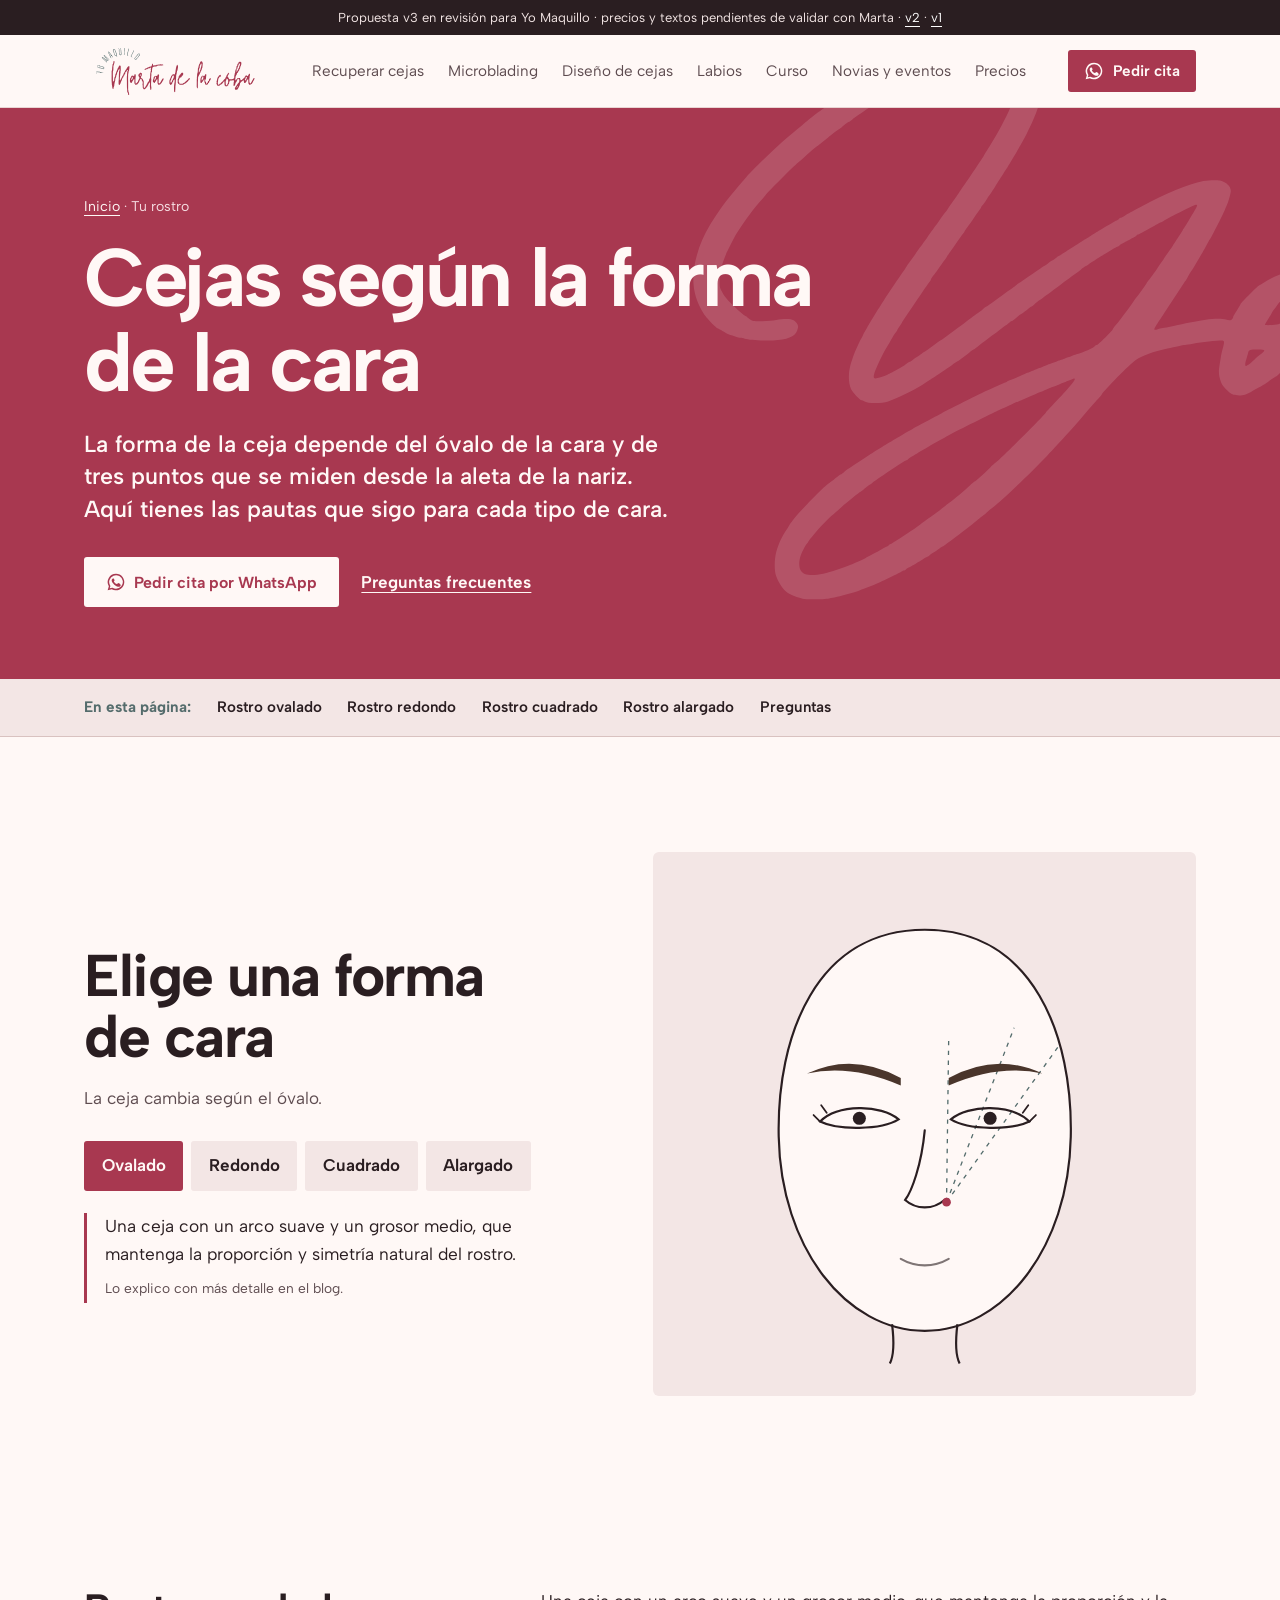
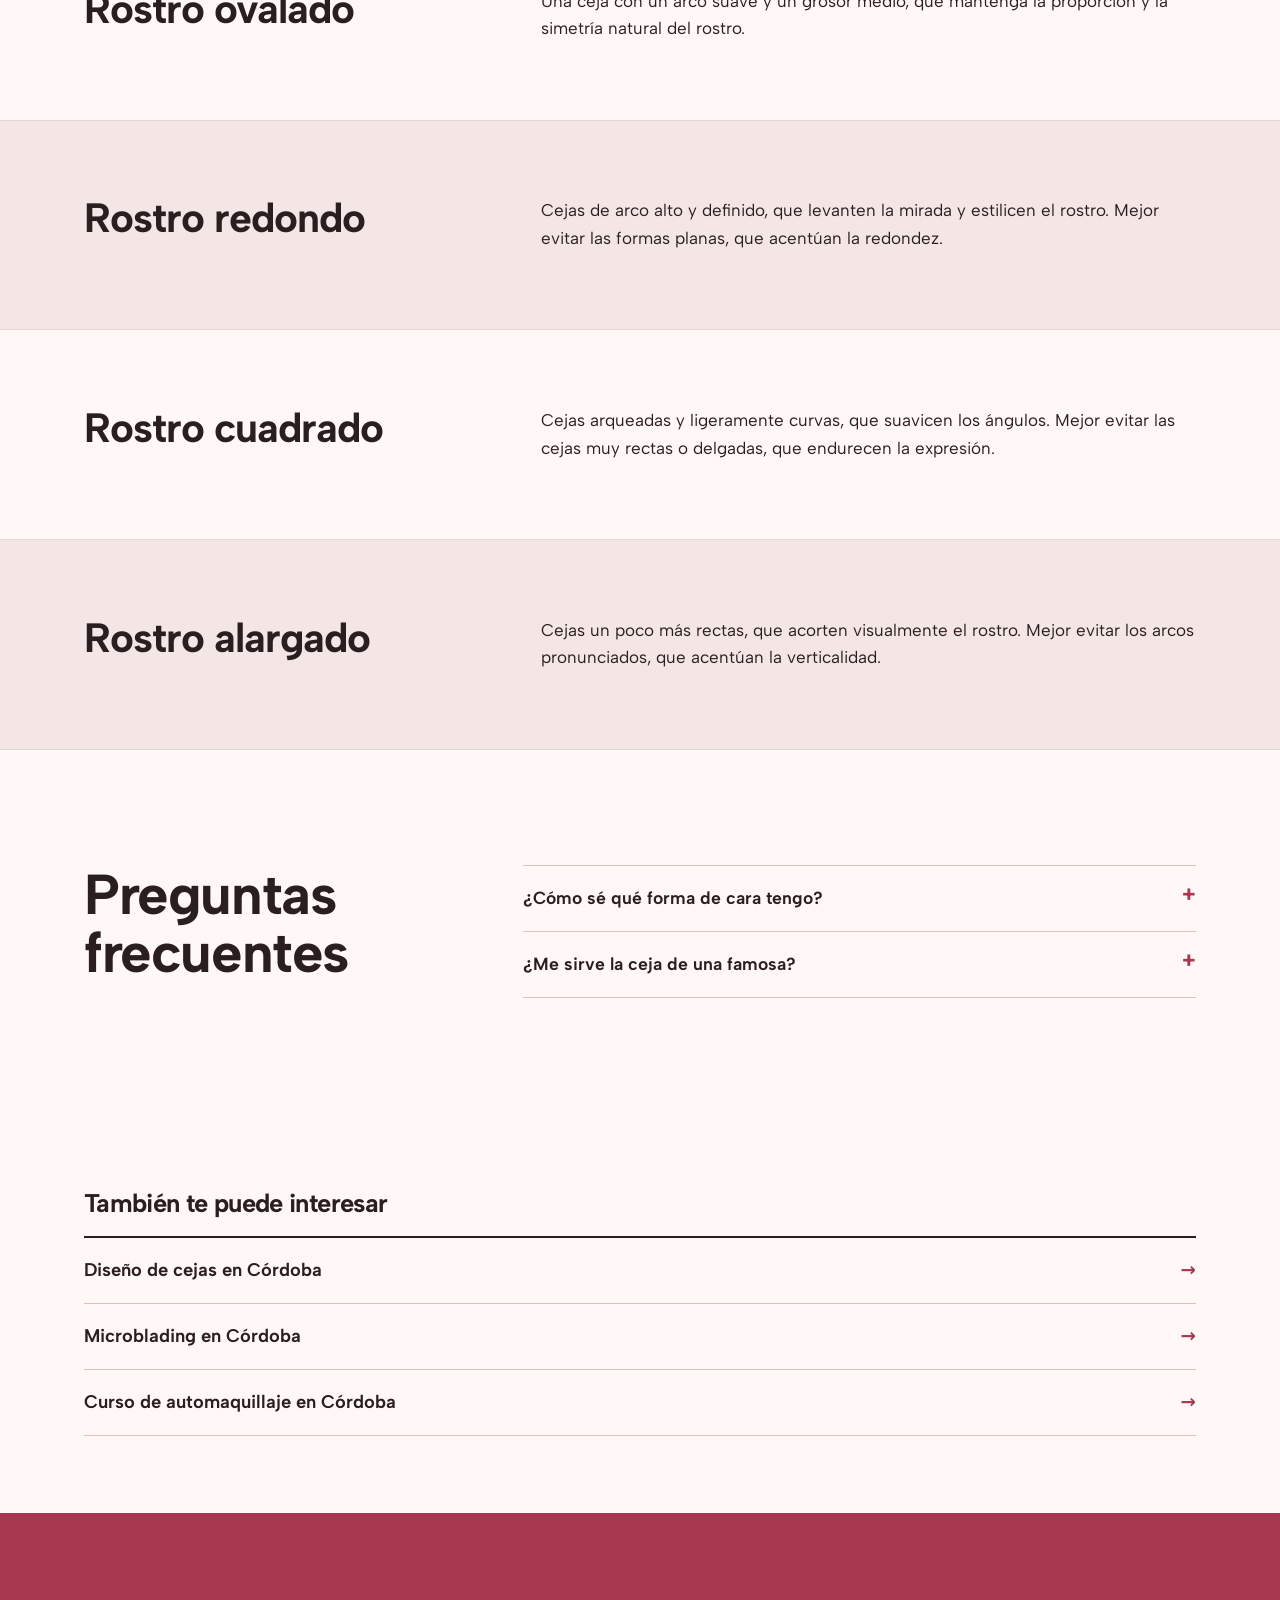
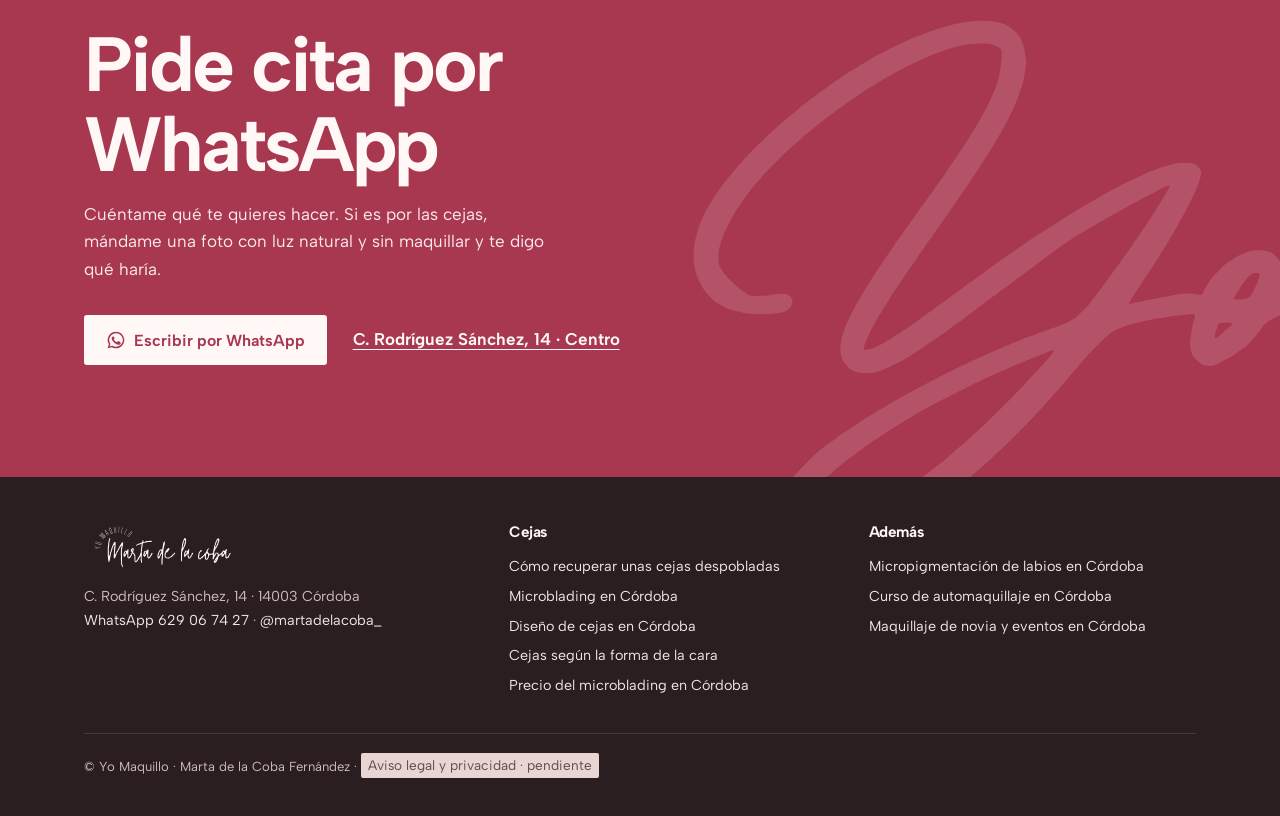
<file: cejas-segun-forma-de-cara/index.html>
<!doctype html>
<html lang="es">
<head>
<meta charset="utf-8">
<meta name="viewport" content="width=device-width, initial-scale=1">
<title>Cejas según la forma de la cara | Yo Maquillo, Córdoba</title>
<meta name="description" content="Qué ceja favorece a cada tipo de rostro, según el método de Marta de la Coba (Yo Maquillo, Córdoba): arco, grosor y los tres puntos de referencia.">
<meta name="robots" content="noindex, nofollow">
<link rel="canonical" href="https://yomaquillo.com/cejas-segun-forma-de-cara/">
<meta property="og:title" content="Cejas según la forma de la cara | Yo Maquillo, Córdoba"><meta property="og:description" content="Qué ceja favorece a cada tipo de rostro, según el método de Marta de la Coba (Yo Maquillo, Córdoba): arco, grosor y los tres puntos de referencia."><meta property="og:locale" content="es_ES"><meta property="og:type" content="website">
<meta name="theme-color" content="#A83850">
<link rel="icon" href="../img/yo.svg" type="image/svg+xml">
<link rel="preload" href="../fonts/albertsans-var-latin.woff2" as="font" type="font/woff2" crossorigin>
<link rel="stylesheet" href="../css/sitio.css">
<script type="application/ld+json">{"@context": "https://schema.org", "@graph": [{"@type": "BeautySalon", "@id": "https://yomaquillo.com/#negocio", "name": "Yo Maquillo", "founder": {"@type": "Person", "name": "Marta de la Coba Fernández"}, "url": "https://yomaquillo.com/", "telephone": "+34629067427", "address": {"@type": "PostalAddress", "streetAddress": "C. Rodríguez Sánchez, 14", "postalCode": "14003", "addressLocality": "Córdoba", "addressRegion": "Córdoba", "addressCountry": "ES"}, "geo": {"@type": "GeoCoordinates", "latitude": 37.8833732, "longitude": -4.7808561}, "sameAs": ["https://www.instagram.com/martadelacoba_/"], "aggregateRating": {"@type": "AggregateRating", "ratingValue": "4.6", "reviewCount": "14"}}, {"@type": "Service", "name": "Cejas según la forma de la cara", "description": "Qué ceja favorece a cada tipo de rostro, según el método de Marta de la Coba (Yo Maquillo, Córdoba): arco, grosor y los tres puntos de referencia.", "provider": {"@id": "https://yomaquillo.com/#negocio"}, "areaServed": {"@type": "City", "name": "Córdoba"}, "url": "https://yomaquillo.com/cejas-segun-forma-de-cara/"}, {"@type": "BreadcrumbList", "itemListElement": [{"@type": "ListItem", "position": 1, "name": "Inicio", "item": "https://yomaquillo.com/"}, {"@type": "ListItem", "position": 2, "name": "Cejas según la forma de la cara", "item": "https://yomaquillo.com/cejas-segun-forma-de-cara/"}]}, {"@type": "FAQPage", "@id": "https://yomaquillo.com/cejas-segun-forma-de-cara/#preguntas", "mainEntity": [{"@type": "Question", "name": "¿Cómo sé qué forma de cara tengo?", "acceptedAnswer": {"@type": "Answer", "text": "Lo vemos juntas en la cita: analizo tu estructura facial antes de diseñar."}}, {"@type": "Question", "name": "¿Me sirve la ceja de una famosa?", "acceptedAnswer": {"@type": "Answer", "text": "Evito las modas y las imitaciones: la ceja tiene que ser la tuya."}}]}]}</script>
</head>
<body>
<svg width="0" height="0" style="position:absolute" aria-hidden="true"><symbol id="i-wa" viewBox="0 0 24 24"><path fill="currentColor" d="M12 2a10 10 0 0 0-8.6 15.1L2 22l5-1.3A10 10 0 1 0 12 2zm0 18.2a8.2 8.2 0 0 1-4.2-1.2l-.3-.2-3 .8.8-2.9-.2-.3A8.2 8.2 0 1 1 12 20.2zm4.5-6.1c-.2-.1-1.5-.7-1.7-.8-.2-.1-.4-.1-.6.1l-.8 1c-.1.2-.3.2-.5.1a6.7 6.7 0 0 1-3.3-2.9c-.3-.4.2-.4.7-1.3.1-.2 0-.3 0-.4l-.8-1.8c-.2-.5-.4-.4-.6-.4h-.5a1 1 0 0 0-.7.3 3 3 0 0 0-.9 2.2 5.2 5.2 0 0 0 1.1 2.8 11.9 11.9 0 0 0 4.6 4c1.7.7 2.3.8 3.2.7.5-.1 1.5-.6 1.8-1.2.2-.6.2-1.1.1-1.2l-.4-.3z"/></symbol></svg>
<div class="franja">Propuesta v3 en revisión para Yo Maquillo · precios y textos pendientes de validar con Marta · <a href="../v2/">v2</a> · <a href="../v1/">v1</a></div>
<header class="cab">
  <div class="env">
    <a href="../" aria-label="Yo Maquillo, inicio"><img class="logo" src="../img/logo.svg" alt="Yo Maquillo · Marta de la Coba" width="405" height="112"></a>
    <nav aria-label="Principal"><a href="../recuperar-cejas-despobladas/">Recuperar cejas</a><a href="../microblading-cordoba/">Microblading</a><a href="../diseno-de-cejas-cordoba/">Diseño de cejas</a><a href="../micropigmentacion-labios-cordoba/">Labios</a><a href="../curso-automaquillaje-cordoba/">Curso</a><a href="../maquillaje-novia-eventos-cordoba/">Novias y eventos</a><a href="../precio-microblading-cordoba/">Precios</a></nav>
    <a class="boton boton--marca" href="https://wa.me/34629067427?text=Hola%20Marta%2C%20quiero%20pedir%20cita" target="_blank" rel="noopener"><svg aria-hidden="true"><use href="#i-wa"/></svg>Pedir cita</a>
  </div>
</header>
<main>
<section class="cab-pagina">
  <img class="yo-fondo" src="../img/yo-claro.svg" alt="" width="300" height="300">
  <div class="env">
    <p class="migas"><a href="../">Inicio</a> · Tu rostro</p>
    <h1>Cejas según la forma de la cara</h1>
    <p class="respuesta">La forma de la ceja depende del óvalo de la cara y de tres puntos que se miden desde la aleta de la nariz. Aquí tienes las pautas que sigo para cada tipo de cara.</p>
    <div class="acciones"><a class="boton boton--claro" href="https://wa.me/34629067427?text=Hola%20Marta%2C%20quiero%20saber%20qu%C3%A9%20forma%20de%20ceja%20me%20favorece." target="_blank" rel="noopener"><svg aria-hidden="true"><use href="#i-wa"/></svg>Pedir cita por WhatsApp</a><a class="enlace" href="#preguntas">Preguntas frecuentes</a></div>
  </div>
</section>

<nav class="indice" aria-label="En esta página"><div class="env"><b>En esta página:</b><a href="#rostro-ovalado">Rostro ovalado</a><a href="#rostro-redondo">Rostro redondo</a><a href="#rostro-cuadrado">Rostro cuadrado</a><a href="#rostro-alargado">Rostro alargado</a><a href="#preguntas">Preguntas</a></div></nav>
<section class="rostro" aria-label="Pruébalo"><div class="env"><div><h2 data-r>Elige una forma de cara</h2><p class="intro">La ceja cambia según el óvalo.</p>
<div class="tipos" role="group" aria-label="Tipo de rostro"><button type="button" data-k="ovalado" aria-pressed="true">Ovalado</button><button type="button" data-k="redondo" aria-pressed="false">Redondo</button><button type="button" data-k="cuadrado" aria-pressed="false">Cuadrado</button><button type="button" data-k="alargado" aria-pressed="false">Alargado</button></div>
<p class="regla" data-regla>Una ceja con un arco suave y un grosor medio.<small>Lo explico con más detalle en el blog.</small></p></div><div class="cara-wrap" data-r><svg class="cara" data-cara viewBox="0 0 400 440" role="img" aria-label="Un rostro con sus cejas y las tres guías desde la aleta de la nariz">
  
  <path data-contorno d="M200 42C300 42 336 140 334 232C332 334 272 410 200 410C128 410 68 334 66 232C64 140 100 42 200 42Z" fill="#FFF8F6" stroke="#2A1E21" stroke-width="2"/>
  <g stroke="#2A1E21" stroke-width="2" fill="none"><path d="M170 404C172 420 172 432 168 440"/><path d="M230 404C228 420 228 432 232 440"/></g>
  <g fill="none" stroke="#546C6C" stroke-width="1.2" stroke-dasharray="4 5"><line x1="220" y1="292" x2="222" y2="140"/><line x1="220" y1="292" x2="282" y2="132"/><line x1="220" y1="292" x2="322" y2="150"/></g>
  <g fill="none" stroke="#2A1E21" stroke-width="2" stroke-linecap="round"><path d="M104 218C120 202 160 202 176 216C160 226 120 226 104 218Z"/><path d="M224 216C240 202 280 202 296 218C280 226 240 226 224 216Z"/><path d="M104 218l-6-6M110 210l-5-7M296 218l6-6M290 210l5-7" stroke-width="1.6"/><path d="M200 226C197 258 188 282 182 290C192 299 208 299 218 290"/><path d="M178 344C192 352 208 352 222 344" opacity=".6"/></g>
  <g fill="#2A1E21"><circle cx="140" cy="215" r="6"/><circle cx="260" cy="215" r="6"/></g>
  <path data-ceja-i d="M178 176Q134 154 94 172Q132 167 178 187Z" fill="#4A352B"/>
  <path data-ceja-d d="M222 176Q266 154 306 172Q268 167 222 187Z" fill="#4A352B"/>
  <g fill="#A83850"><circle cx="220" cy="292" r="4"/></g>
</svg></div></div></section>
<section class="bloque" id="rostro-ovalado"><div class="env"><h2 data-r>Rostro ovalado</h2><div class="cuerpo" data-r><p>Una ceja con un arco suave y un grosor medio, que mantenga la proporción y la simetría natural del rostro.</p></div></div></section>
<section class="bloque bloque--rosa" id="rostro-redondo"><div class="env"><h2 data-r>Rostro redondo</h2><div class="cuerpo" data-r><p>Cejas de arco alto y definido, que levanten la mirada y estilicen el rostro. Mejor evitar las formas planas, que acentúan la redondez.</p></div></div></section>
<section class="bloque" id="rostro-cuadrado"><div class="env"><h2 data-r>Rostro cuadrado</h2><div class="cuerpo" data-r><p>Cejas arqueadas y ligeramente curvas, que suavicen los ángulos. Mejor evitar las cejas muy rectas o delgadas, que endurecen la expresión.</p></div></div></section>
<section class="bloque bloque--rosa" id="rostro-alargado"><div class="env"><h2 data-r>Rostro alargado</h2><div class="cuerpo" data-r><p>Cejas un poco más rectas, que acorten visualmente el rostro. Mejor evitar los arcos pronunciados, que acentúan la verticalidad.</p></div></div></section>

<section class="preguntas" id="preguntas" aria-labelledby="t-preg">
  <div class="env">
    <h2 data-r id="t-preg">Preguntas frecuentes</h2>
    <div><details><summary>¿Cómo sé qué forma de cara tengo?</summary><p>Lo vemos juntas en la cita: analizo tu estructura facial antes de diseñar.</p></details><details><summary>¿Me sirve la ceja de una famosa?</summary><p>Evito las modas y las imitaciones: la ceja tiene que ser la tuya.</p></details></div>
  </div>
</section>
<section class="relacionadas"><div class="env"><h2 data-r>También te puede interesar</h2><ul><li><a href="../diseno-de-cejas-cordoba/">Diseño de cejas en Córdoba<span>→</span></a></li><li><a href="../microblading-cordoba/">Microblading en Córdoba<span>→</span></a></li><li><a href="../curso-automaquillaje-cordoba/">Curso de automaquillaje en Córdoba<span>→</span></a></li></ul></div></section>
<section class="cierre" aria-labelledby="t-cierre">
  <img class="yo-fondo" src="../img/yo-claro.svg" alt="" width="300" height="300" loading="lazy">
  <div class="env">
    <h2 data-r id="t-cierre">Pide cita por WhatsApp</h2>
    <p>Cuéntame qué te quieres hacer. Si es por las cejas, mándame una foto con luz natural y sin maquillar y te digo qué haría.</p>
    <div class="acciones"><a class="boton boton--claro" href="https://wa.me/34629067427?text=Hola%20Marta%2C%20quiero%20saber%20qu%C3%A9%20forma%20de%20ceja%20me%20favorece." target="_blank" rel="noopener"><svg aria-hidden="true"><use href="#i-wa"/></svg>Escribir por WhatsApp</a><a class="enlace" href="https://www.google.com/maps/place/Yo+Maquillo/@37.8833732,-4.7808561,17z" target="_blank" rel="noopener">C. Rodríguez Sánchez, 14 · Centro</a></div>
  </div>
</section>
</main>
<footer class="pie">
  <div class="env">
    <div><img src="../img/logo-claro.svg" alt="Yo Maquillo · Marta de la Coba" width="405" height="112" loading="lazy"><p style="margin-top:1rem">C. Rodríguez Sánchez, 14 · 14003 Córdoba<br><a href="https://wa.me/34629067427?text=Hola%20Marta">WhatsApp 629 06 74 27</a> · <a href="https://www.instagram.com/martadelacoba_/">@martadelacoba_</a></p></div>
    <div><h3>Cejas</h3><ul><li><a href="../recuperar-cejas-despobladas/">Cómo recuperar unas cejas despobladas</a></li><li><a href="../microblading-cordoba/">Microblading en Córdoba</a></li><li><a href="../diseno-de-cejas-cordoba/">Diseño de cejas en Córdoba</a></li><li><a href="../cejas-segun-forma-de-cara/">Cejas según la forma de la cara</a></li><li><a href="../precio-microblading-cordoba/">Precio del microblading en Córdoba</a></li></ul></div>
    <div><h3>Además</h3><ul><li><a href="../micropigmentacion-labios-cordoba/">Micropigmentación de labios en Córdoba</a></li><li><a href="../curso-automaquillaje-cordoba/">Curso de automaquillaje en Córdoba</a></li><li><a href="../maquillaje-novia-eventos-cordoba/">Maquillaje de novia y eventos en Córdoba</a></li></ul></div>
    <p class="legal">© Yo Maquillo · Marta de la Coba Fernández · <span class="pend">Aviso legal y privacidad · pendiente</span></p>
  </div>
</footer>
<div class="barra-cita"><a class="boton boton--marca" href="https://wa.me/34629067427?text=Hola%20Marta%2C%20quiero%20pedir%20cita" target="_blank" rel="noopener"><svg aria-hidden="true"><use href="#i-wa"/></svg>Pedir cita por WhatsApp</a></div>
<script src="../js/cejas.js" defer></script>
<script src="../js/disenador.js" defer></script>
</body>
</html>
</file>
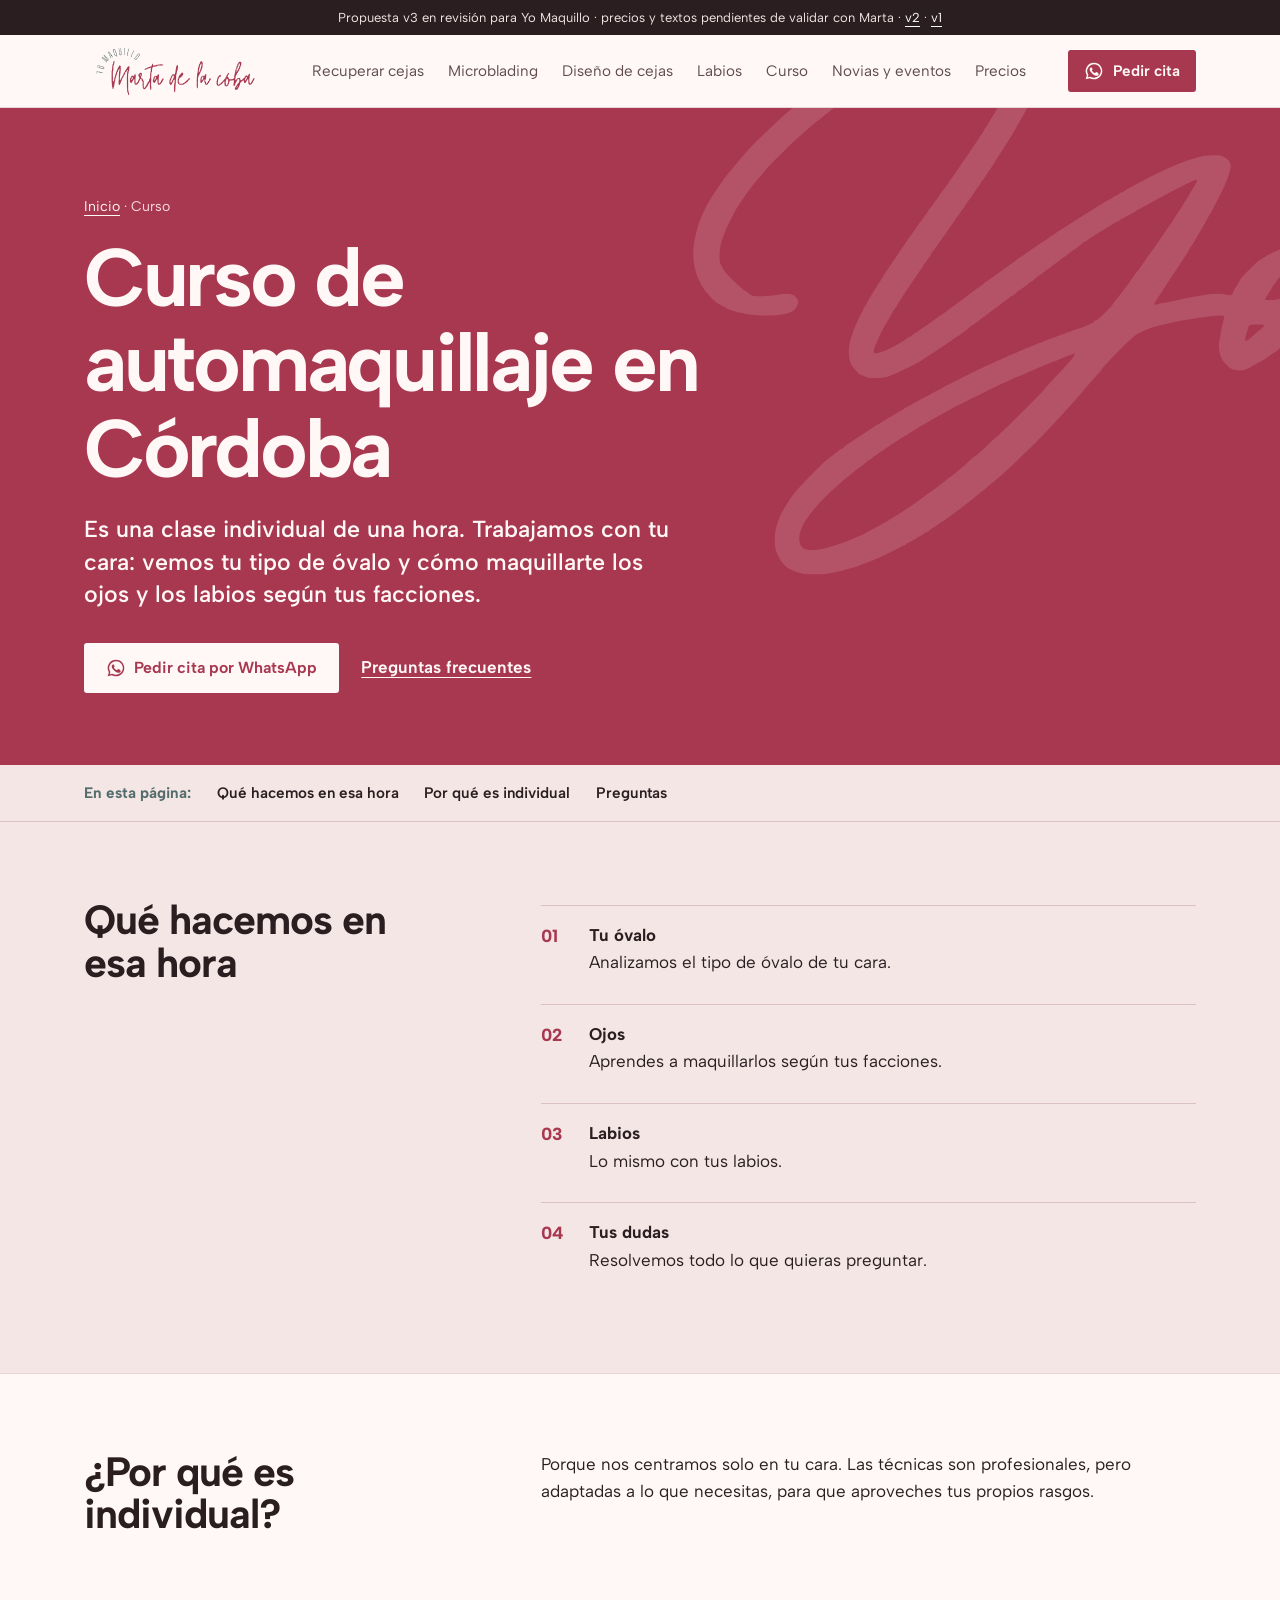
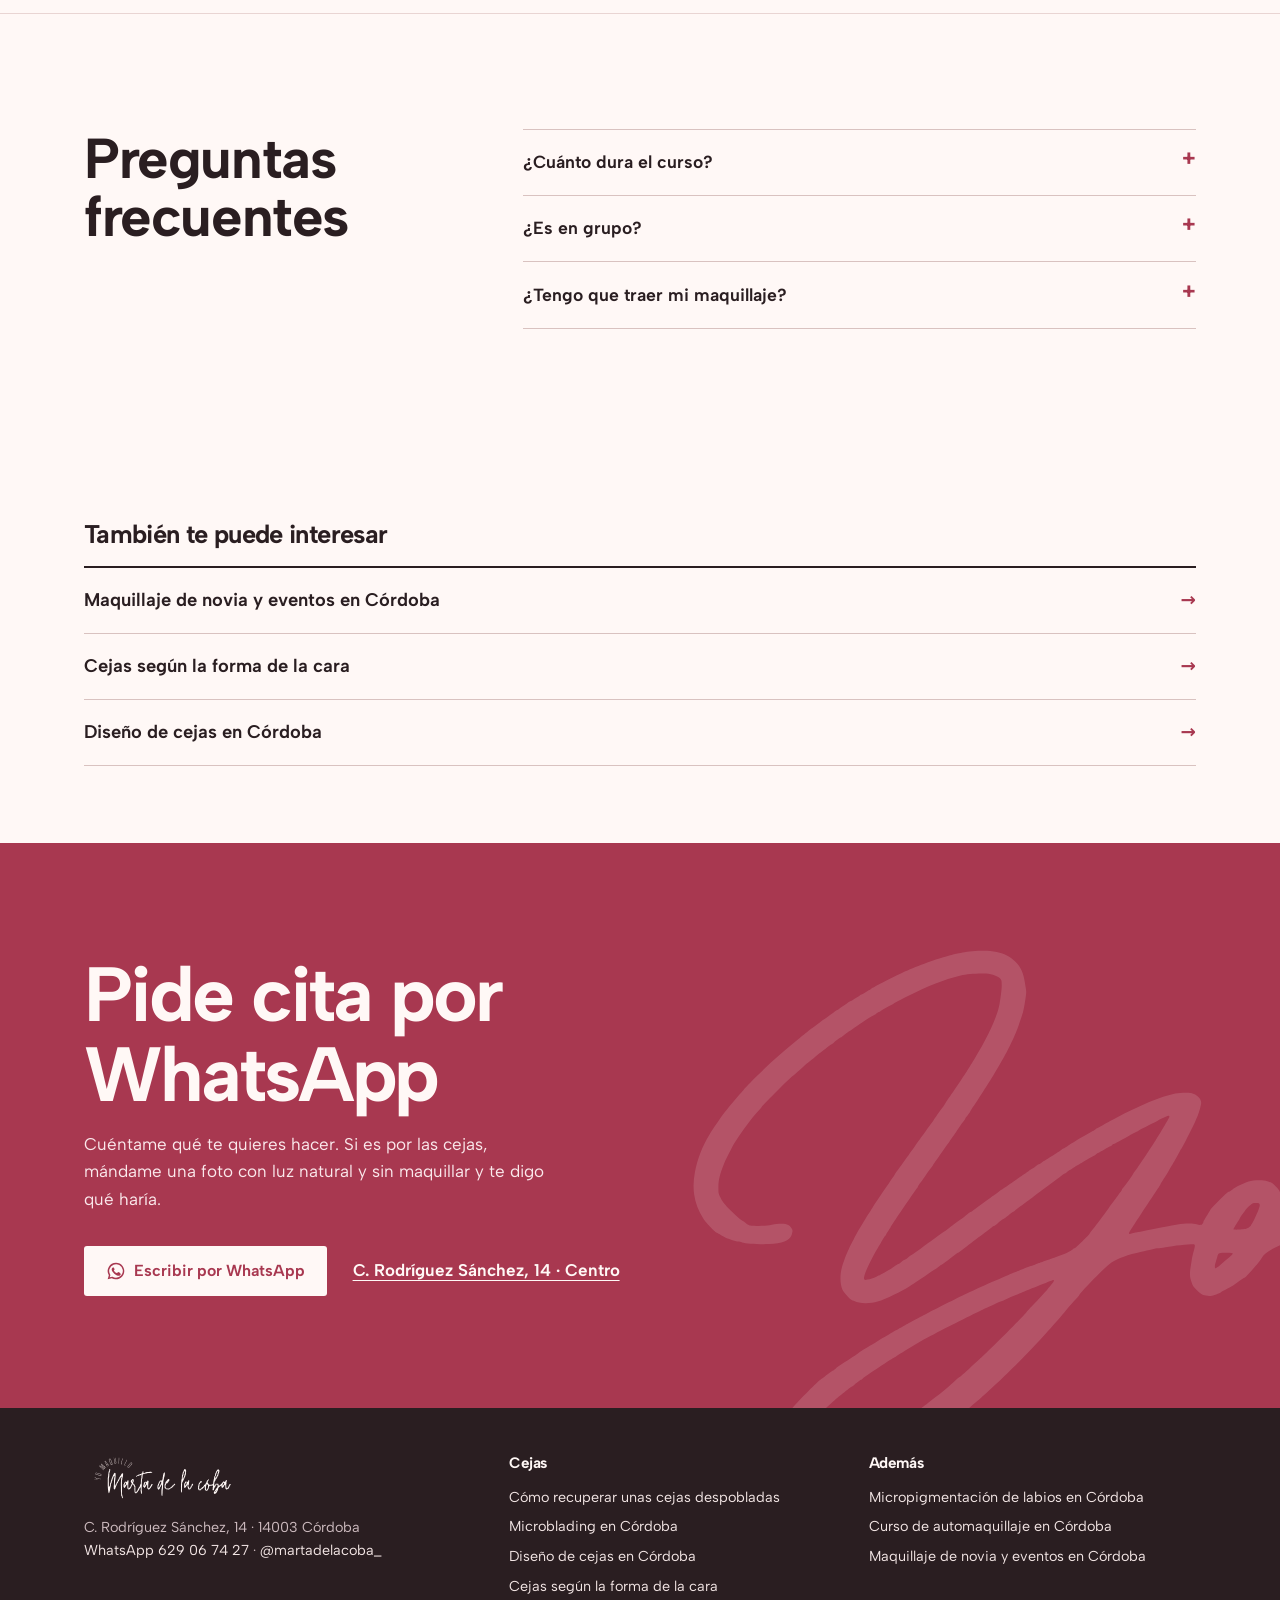
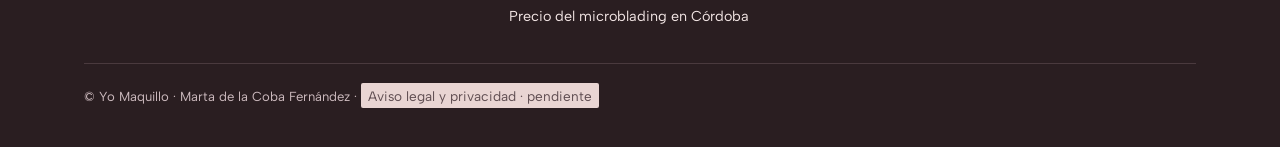
<file: curso-automaquillaje-cordoba/index.html>
<!doctype html>
<html lang="es">
<head>
<meta charset="utf-8">
<meta name="viewport" content="width=device-width, initial-scale=1">
<title>Curso de automaquillaje individual en Córdoba · 1 hora | Yo Maquillo</title>
<meta name="description" content="Curso de maquillaje individual y personalizado en Córdoba: una hora intensiva centrada en tu cara (óvalo, ojos y labios). Con Marta de la Coba, en el centro.">
<meta name="robots" content="noindex, nofollow">
<link rel="canonical" href="https://yomaquillo.com/curso-automaquillaje-cordoba/">
<meta property="og:title" content="Curso de automaquillaje individual en Córdoba · 1 hora | Yo Maquillo"><meta property="og:description" content="Curso de maquillaje individual y personalizado en Córdoba: una hora intensiva centrada en tu cara (óvalo, ojos y labios). Con Marta de la Coba, en el centro."><meta property="og:locale" content="es_ES"><meta property="og:type" content="website">
<meta name="theme-color" content="#A83850">
<link rel="icon" href="../img/yo.svg" type="image/svg+xml">
<link rel="preload" href="../fonts/albertsans-var-latin.woff2" as="font" type="font/woff2" crossorigin>
<link rel="stylesheet" href="../css/sitio.css">
<script type="application/ld+json">{"@context": "https://schema.org", "@graph": [{"@type": "BeautySalon", "@id": "https://yomaquillo.com/#negocio", "name": "Yo Maquillo", "founder": {"@type": "Person", "name": "Marta de la Coba Fernández"}, "url": "https://yomaquillo.com/", "telephone": "+34629067427", "address": {"@type": "PostalAddress", "streetAddress": "C. Rodríguez Sánchez, 14", "postalCode": "14003", "addressLocality": "Córdoba", "addressRegion": "Córdoba", "addressCountry": "ES"}, "geo": {"@type": "GeoCoordinates", "latitude": 37.8833732, "longitude": -4.7808561}, "sameAs": ["https://www.instagram.com/martadelacoba_/"], "aggregateRating": {"@type": "AggregateRating", "ratingValue": "4.6", "reviewCount": "14"}}, {"@type": "Service", "name": "Curso de automaquillaje en Córdoba", "description": "Curso de maquillaje individual y personalizado en Córdoba: una hora intensiva centrada en tu cara (óvalo, ojos y labios). Con Marta de la Coba, en el centro.", "provider": {"@id": "https://yomaquillo.com/#negocio"}, "areaServed": {"@type": "City", "name": "Córdoba"}, "url": "https://yomaquillo.com/curso-automaquillaje-cordoba/"}, {"@type": "BreadcrumbList", "itemListElement": [{"@type": "ListItem", "position": 1, "name": "Inicio", "item": "https://yomaquillo.com/"}, {"@type": "ListItem", "position": 2, "name": "Curso de automaquillaje en Córdoba", "item": "https://yomaquillo.com/curso-automaquillaje-cordoba/"}]}, {"@type": "FAQPage", "@id": "https://yomaquillo.com/curso-automaquillaje-cordoba/#preguntas", "mainEntity": [{"@type": "Question", "name": "¿Cuánto dura el curso?", "acceptedAnswer": {"@type": "Answer", "text": "Una hora de formación intensiva."}}, {"@type": "Question", "name": "¿Es en grupo?", "acceptedAnswer": {"@type": "Answer", "text": "No: es individual y personalizado."}}]}]}</script>
</head>
<body>
<svg width="0" height="0" style="position:absolute" aria-hidden="true"><symbol id="i-wa" viewBox="0 0 24 24"><path fill="currentColor" d="M12 2a10 10 0 0 0-8.6 15.1L2 22l5-1.3A10 10 0 1 0 12 2zm0 18.2a8.2 8.2 0 0 1-4.2-1.2l-.3-.2-3 .8.8-2.9-.2-.3A8.2 8.2 0 1 1 12 20.2zm4.5-6.1c-.2-.1-1.5-.7-1.7-.8-.2-.1-.4-.1-.6.1l-.8 1c-.1.2-.3.2-.5.1a6.7 6.7 0 0 1-3.3-2.9c-.3-.4.2-.4.7-1.3.1-.2 0-.3 0-.4l-.8-1.8c-.2-.5-.4-.4-.6-.4h-.5a1 1 0 0 0-.7.3 3 3 0 0 0-.9 2.2 5.2 5.2 0 0 0 1.1 2.8 11.9 11.9 0 0 0 4.6 4c1.7.7 2.3.8 3.2.7.5-.1 1.5-.6 1.8-1.2.2-.6.2-1.1.1-1.2l-.4-.3z"/></symbol></svg>
<div class="franja">Propuesta v3 en revisión para Yo Maquillo · precios y textos pendientes de validar con Marta · <a href="../v2/">v2</a> · <a href="../v1/">v1</a></div>
<header class="cab">
  <div class="env">
    <a href="../" aria-label="Yo Maquillo, inicio"><img class="logo" src="../img/logo.svg" alt="Yo Maquillo · Marta de la Coba" width="405" height="112"></a>
    <nav aria-label="Principal"><a href="../recuperar-cejas-despobladas/">Recuperar cejas</a><a href="../microblading-cordoba/">Microblading</a><a href="../diseno-de-cejas-cordoba/">Diseño de cejas</a><a href="../micropigmentacion-labios-cordoba/">Labios</a><a href="../curso-automaquillaje-cordoba/">Curso</a><a href="../maquillaje-novia-eventos-cordoba/">Novias y eventos</a><a href="../precio-microblading-cordoba/">Precios</a></nav>
    <a class="boton boton--marca" href="https://wa.me/34629067427?text=Hola%20Marta%2C%20quiero%20pedir%20cita" target="_blank" rel="noopener"><svg aria-hidden="true"><use href="#i-wa"/></svg>Pedir cita</a>
  </div>
</header>
<main>
<section class="cab-pagina">
  <img class="yo-fondo" src="../img/yo-claro.svg" alt="" width="300" height="300">
  <div class="env">
    <p class="migas"><a href="../">Inicio</a> · Curso</p>
    <h1>Curso de automaquillaje en Córdoba</h1>
    <p class="respuesta">Es una clase individual de una hora. Trabajamos con tu cara: vemos tu tipo de óvalo y cómo maquillarte los ojos y los labios según tus facciones.</p>
    <div class="acciones"><a class="boton boton--claro" href="https://wa.me/34629067427?text=Hola%20Marta%2C%20me%20interesa%20el%20curso%20de%20automaquillaje%20individual." target="_blank" rel="noopener"><svg aria-hidden="true"><use href="#i-wa"/></svg>Pedir cita por WhatsApp</a><a class="enlace" href="#preguntas">Preguntas frecuentes</a></div>
  </div>
</section>

<nav class="indice" aria-label="En esta página"><div class="env"><b>En esta página:</b><a href="#que-hacemos-en-esa-hora">Qué hacemos en esa hora</a><a href="#por-que-es-individual">Por qué es individual</a><a href="#preguntas">Preguntas</a></div></nav>

<section class="bloque bloque--rosa" id="que-hacemos-en-esa-hora"><div class="env"><h2 data-r>Qué hacemos en esa hora</h2><div class="cuerpo" data-r><ol class="pasos"><li><span><b>Tu óvalo</b>Analizamos el tipo de óvalo de tu cara.</span></li><li><span><b>Ojos</b>Aprendes a maquillarlos según tus facciones.</span></li><li><span><b>Labios</b>Lo mismo con tus labios.</span></li><li><span><b>Tus dudas</b>Resolvemos todo lo que quieras preguntar.</span></li></ol></div></div></section>
<section class="bloque" id="por-que-es-individual"><div class="env"><h2 data-r>¿Por qué es individual?</h2><div class="cuerpo" data-r><p>Porque nos centramos solo en tu cara. Las técnicas son profesionales, pero adaptadas a lo que necesitas, para que aproveches tus propios rasgos.</p></div></div></section>

<section class="preguntas" id="preguntas" aria-labelledby="t-preg">
  <div class="env">
    <h2 data-r id="t-preg">Preguntas frecuentes</h2>
    <div><details><summary>¿Cuánto dura el curso?</summary><p>Una hora de formación intensiva.</p></details><details><summary>¿Es en grupo?</summary><p>No: es individual y personalizado.</p></details><details><summary>¿Tengo que traer mi maquillaje?</summary><p><span class="pend">respuesta pendiente de Marta</span></p></details></div>
  </div>
</section>
<section class="relacionadas"><div class="env"><h2 data-r>También te puede interesar</h2><ul><li><a href="../maquillaje-novia-eventos-cordoba/">Maquillaje de novia y eventos en Córdoba<span>→</span></a></li><li><a href="../cejas-segun-forma-de-cara/">Cejas según la forma de la cara<span>→</span></a></li><li><a href="../diseno-de-cejas-cordoba/">Diseño de cejas en Córdoba<span>→</span></a></li></ul></div></section>
<section class="cierre" aria-labelledby="t-cierre">
  <img class="yo-fondo" src="../img/yo-claro.svg" alt="" width="300" height="300" loading="lazy">
  <div class="env">
    <h2 data-r id="t-cierre">Pide cita por WhatsApp</h2>
    <p>Cuéntame qué te quieres hacer. Si es por las cejas, mándame una foto con luz natural y sin maquillar y te digo qué haría.</p>
    <div class="acciones"><a class="boton boton--claro" href="https://wa.me/34629067427?text=Hola%20Marta%2C%20me%20interesa%20el%20curso%20de%20automaquillaje%20individual." target="_blank" rel="noopener"><svg aria-hidden="true"><use href="#i-wa"/></svg>Escribir por WhatsApp</a><a class="enlace" href="https://www.google.com/maps/place/Yo+Maquillo/@37.8833732,-4.7808561,17z" target="_blank" rel="noopener">C. Rodríguez Sánchez, 14 · Centro</a></div>
  </div>
</section>
</main>
<footer class="pie">
  <div class="env">
    <div><img src="../img/logo-claro.svg" alt="Yo Maquillo · Marta de la Coba" width="405" height="112" loading="lazy"><p style="margin-top:1rem">C. Rodríguez Sánchez, 14 · 14003 Córdoba<br><a href="https://wa.me/34629067427?text=Hola%20Marta">WhatsApp 629 06 74 27</a> · <a href="https://www.instagram.com/martadelacoba_/">@martadelacoba_</a></p></div>
    <div><h3>Cejas</h3><ul><li><a href="../recuperar-cejas-despobladas/">Cómo recuperar unas cejas despobladas</a></li><li><a href="../microblading-cordoba/">Microblading en Córdoba</a></li><li><a href="../diseno-de-cejas-cordoba/">Diseño de cejas en Córdoba</a></li><li><a href="../cejas-segun-forma-de-cara/">Cejas según la forma de la cara</a></li><li><a href="../precio-microblading-cordoba/">Precio del microblading en Córdoba</a></li></ul></div>
    <div><h3>Además</h3><ul><li><a href="../micropigmentacion-labios-cordoba/">Micropigmentación de labios en Córdoba</a></li><li><a href="../curso-automaquillaje-cordoba/">Curso de automaquillaje en Córdoba</a></li><li><a href="../maquillaje-novia-eventos-cordoba/">Maquillaje de novia y eventos en Córdoba</a></li></ul></div>
    <p class="legal">© Yo Maquillo · Marta de la Coba Fernández · <span class="pend">Aviso legal y privacidad · pendiente</span></p>
  </div>
</footer>
<div class="barra-cita"><a class="boton boton--marca" href="https://wa.me/34629067427?text=Hola%20Marta%2C%20quiero%20pedir%20cita" target="_blank" rel="noopener"><svg aria-hidden="true"><use href="#i-wa"/></svg>Pedir cita por WhatsApp</a></div>
<script src="../js/cejas.js" defer></script>
<script src="../js/disenador.js" defer></script>
</body>
</html>
</file>
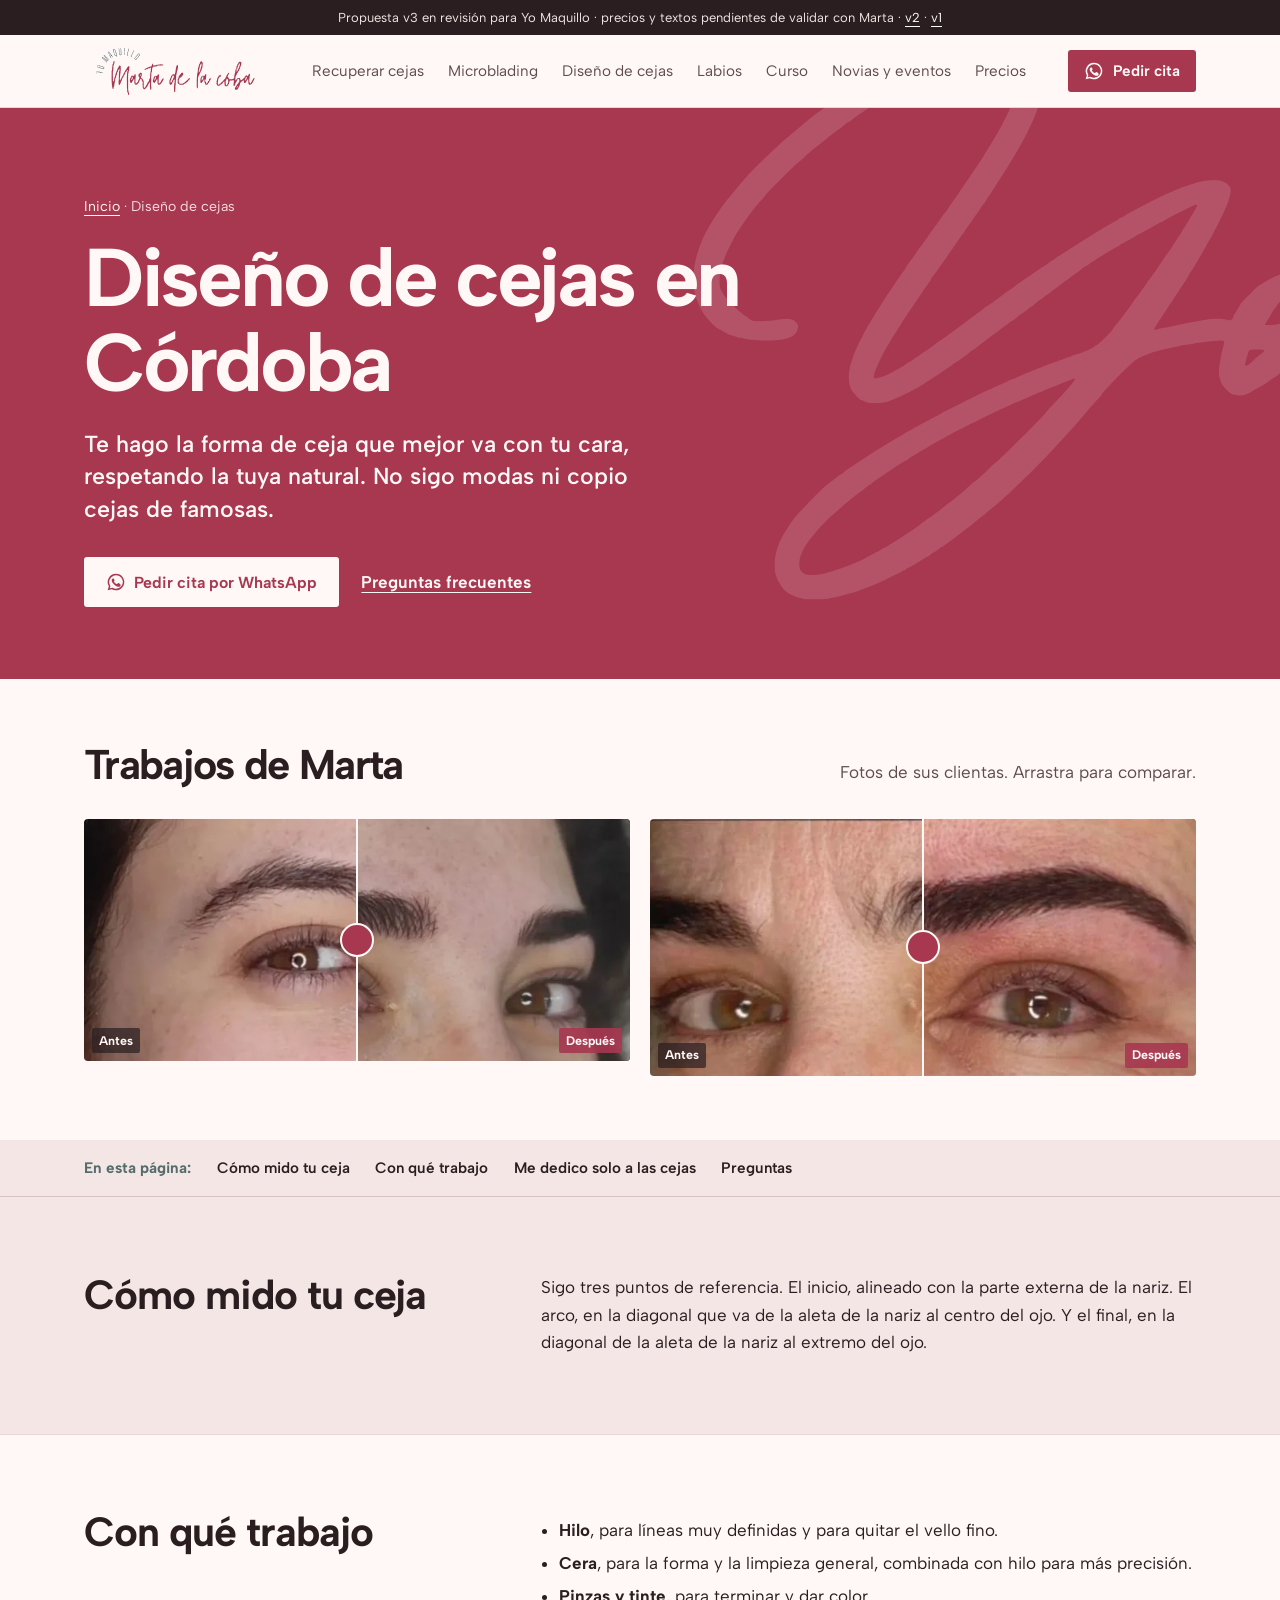
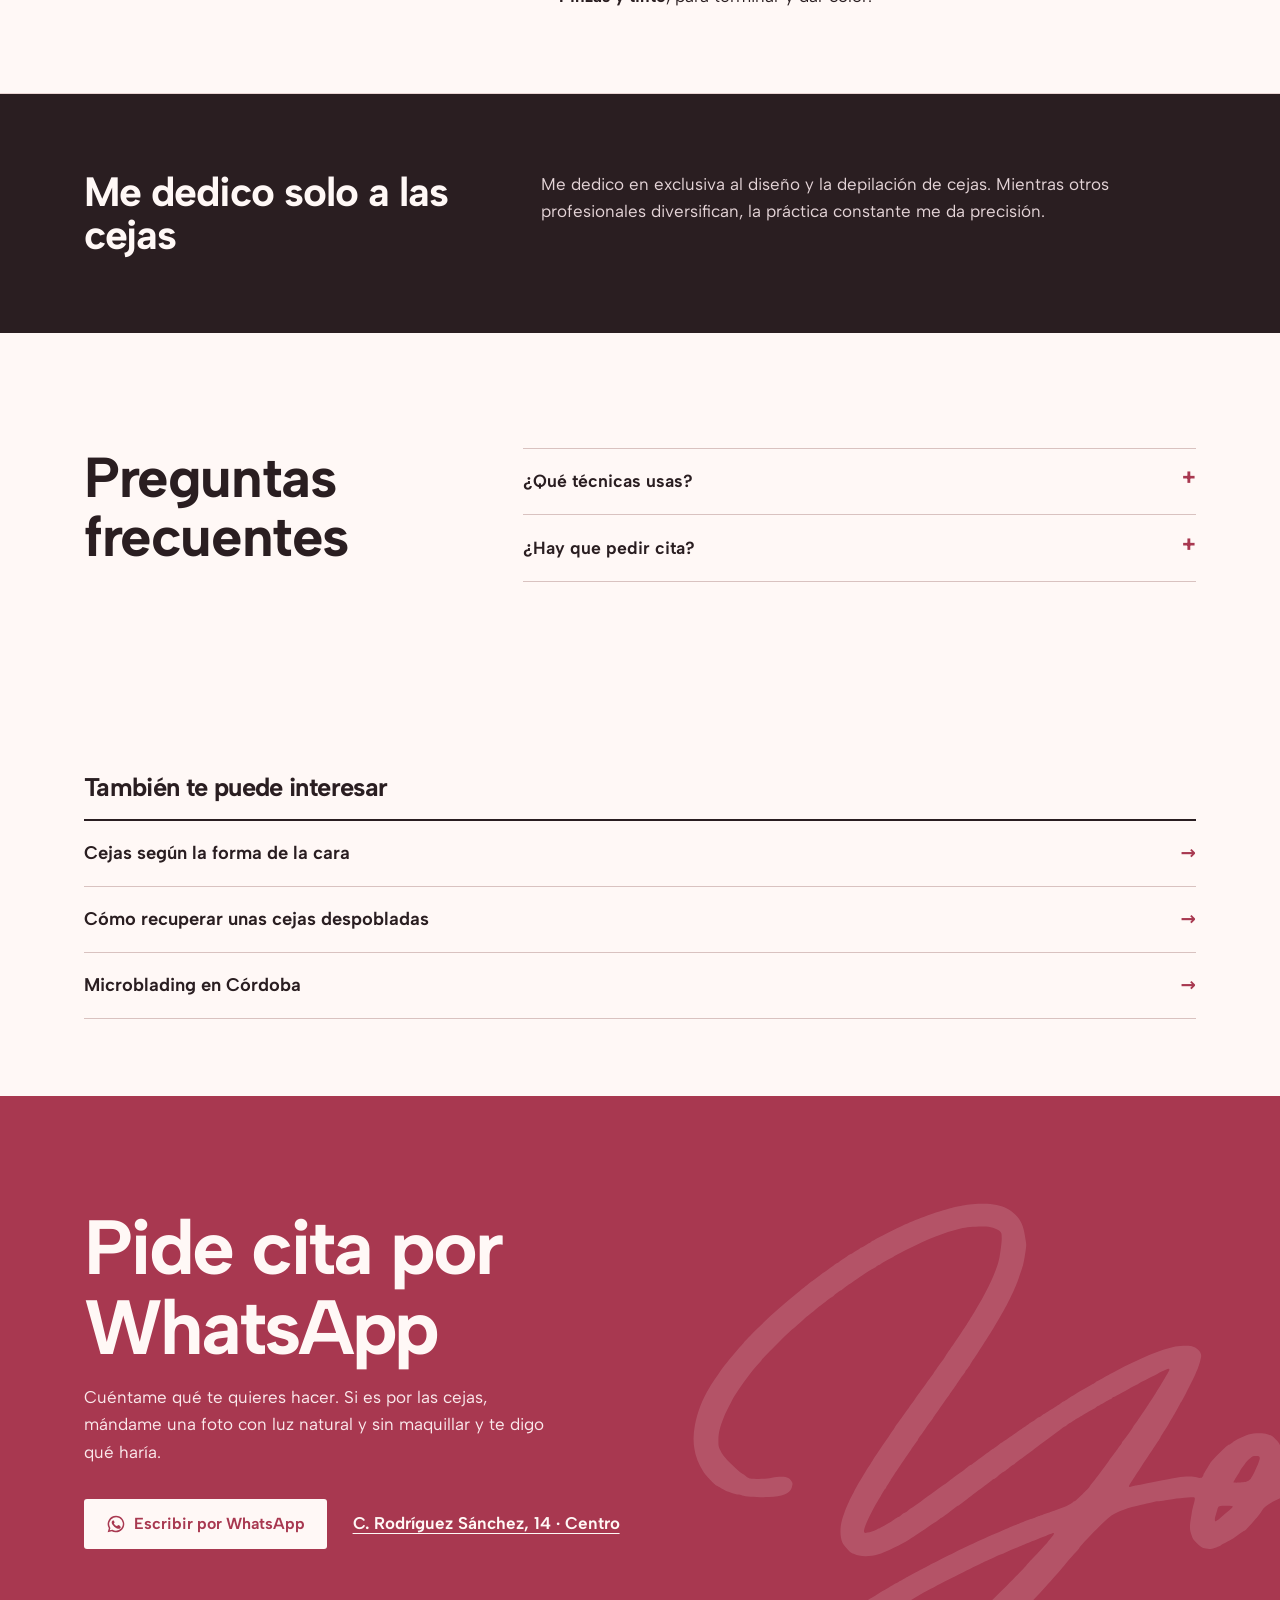
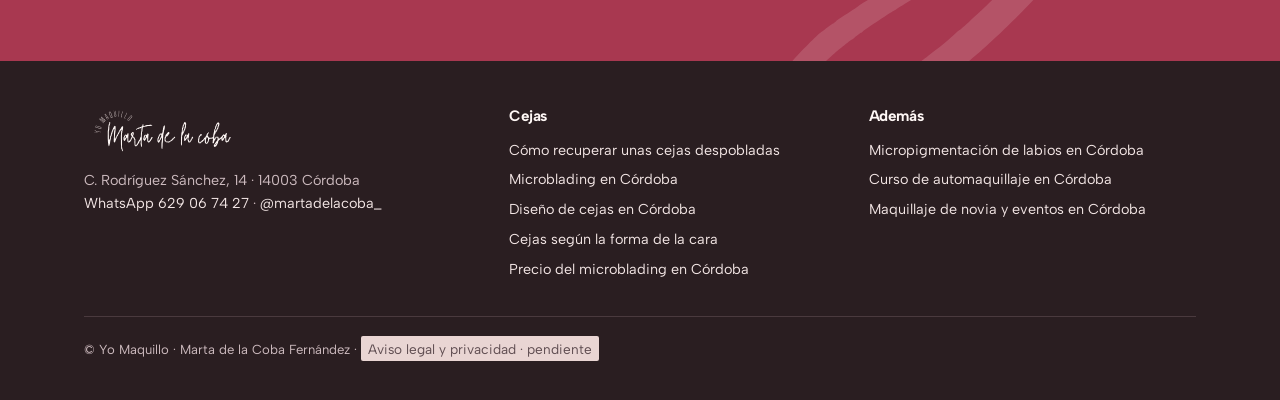
<file: diseno-de-cejas-cordoba/index.html>
<!doctype html>
<html lang="es">
<head>
<meta charset="utf-8">
<meta name="viewport" content="width=device-width, initial-scale=1">
<title>Diseño de cejas en Córdoba con cera e hilo · Yo Maquillo</title>
<meta name="description" content="Diseño y depilación de cejas con cera, hilo, pinzas y tinte, según la forma de tu cara y sin seguir modas. Dedicación exclusiva a las cejas en el centro de Córdoba.">
<meta name="robots" content="noindex, nofollow">
<link rel="canonical" href="https://yomaquillo.com/diseno-de-cejas-cordoba/">
<meta property="og:title" content="Diseño de cejas en Córdoba con cera e hilo · Yo Maquillo"><meta property="og:description" content="Diseño y depilación de cejas con cera, hilo, pinzas y tinte, según la forma de tu cara y sin seguir modas. Dedicación exclusiva a las cejas en el centro de Córdoba."><meta property="og:locale" content="es_ES"><meta property="og:type" content="website">
<meta name="theme-color" content="#A83850">
<link rel="icon" href="../img/yo.svg" type="image/svg+xml">
<link rel="preload" href="../fonts/albertsans-var-latin.woff2" as="font" type="font/woff2" crossorigin>
<link rel="stylesheet" href="../css/sitio.css">
<script type="application/ld+json">{"@context": "https://schema.org", "@graph": [{"@type": "BeautySalon", "@id": "https://yomaquillo.com/#negocio", "name": "Yo Maquillo", "founder": {"@type": "Person", "name": "Marta de la Coba Fernández"}, "url": "https://yomaquillo.com/", "telephone": "+34629067427", "address": {"@type": "PostalAddress", "streetAddress": "C. Rodríguez Sánchez, 14", "postalCode": "14003", "addressLocality": "Córdoba", "addressRegion": "Córdoba", "addressCountry": "ES"}, "geo": {"@type": "GeoCoordinates", "latitude": 37.8833732, "longitude": -4.7808561}, "sameAs": ["https://www.instagram.com/martadelacoba_/"], "aggregateRating": {"@type": "AggregateRating", "ratingValue": "4.6", "reviewCount": "14"}}, {"@type": "Service", "name": "Diseño de cejas en Córdoba", "description": "Diseño y depilación de cejas con cera, hilo, pinzas y tinte, según la forma de tu cara y sin seguir modas. Dedicación exclusiva a las cejas en el centro de Córdoba.", "provider": {"@id": "https://yomaquillo.com/#negocio"}, "areaServed": {"@type": "City", "name": "Córdoba"}, "url": "https://yomaquillo.com/diseno-de-cejas-cordoba/"}, {"@type": "BreadcrumbList", "itemListElement": [{"@type": "ListItem", "position": 1, "name": "Inicio", "item": "https://yomaquillo.com/"}, {"@type": "ListItem", "position": 2, "name": "Diseño de cejas en Córdoba", "item": "https://yomaquillo.com/diseno-de-cejas-cordoba/"}]}, {"@type": "FAQPage", "@id": "https://yomaquillo.com/diseno-de-cejas-cordoba/#preguntas", "mainEntity": [{"@type": "Question", "name": "¿Qué técnicas usas?", "acceptedAnswer": {"@type": "Answer", "text": "Depilación con cera, hilo y pinzas, tinte, y microblading y micropigmentación solo cuando hacen falta."}}, {"@type": "Question", "name": "¿Hay que pedir cita?", "acceptedAnswer": {"@type": "Answer", "text": "Sí, para atenderte con calma te recomiendo reservar antes, por WhatsApp o en la web."}}]}]}</script>
</head>
<body>
<svg width="0" height="0" style="position:absolute" aria-hidden="true"><symbol id="i-wa" viewBox="0 0 24 24"><path fill="currentColor" d="M12 2a10 10 0 0 0-8.6 15.1L2 22l5-1.3A10 10 0 1 0 12 2zm0 18.2a8.2 8.2 0 0 1-4.2-1.2l-.3-.2-3 .8.8-2.9-.2-.3A8.2 8.2 0 1 1 12 20.2zm4.5-6.1c-.2-.1-1.5-.7-1.7-.8-.2-.1-.4-.1-.6.1l-.8 1c-.1.2-.3.2-.5.1a6.7 6.7 0 0 1-3.3-2.9c-.3-.4.2-.4.7-1.3.1-.2 0-.3 0-.4l-.8-1.8c-.2-.5-.4-.4-.6-.4h-.5a1 1 0 0 0-.7.3 3 3 0 0 0-.9 2.2 5.2 5.2 0 0 0 1.1 2.8 11.9 11.9 0 0 0 4.6 4c1.7.7 2.3.8 3.2.7.5-.1 1.5-.6 1.8-1.2.2-.6.2-1.1.1-1.2l-.4-.3z"/></symbol></svg>
<div class="franja">Propuesta v3 en revisión para Yo Maquillo · precios y textos pendientes de validar con Marta · <a href="../v2/">v2</a> · <a href="../v1/">v1</a></div>
<header class="cab">
  <div class="env">
    <a href="../" aria-label="Yo Maquillo, inicio"><img class="logo" src="../img/logo.svg" alt="Yo Maquillo · Marta de la Coba" width="405" height="112"></a>
    <nav aria-label="Principal"><a href="../recuperar-cejas-despobladas/">Recuperar cejas</a><a href="../microblading-cordoba/">Microblading</a><a href="../diseno-de-cejas-cordoba/">Diseño de cejas</a><a href="../micropigmentacion-labios-cordoba/">Labios</a><a href="../curso-automaquillaje-cordoba/">Curso</a><a href="../maquillaje-novia-eventos-cordoba/">Novias y eventos</a><a href="../precio-microblading-cordoba/">Precios</a></nav>
    <a class="boton boton--marca" href="https://wa.me/34629067427?text=Hola%20Marta%2C%20quiero%20pedir%20cita" target="_blank" rel="noopener"><svg aria-hidden="true"><use href="#i-wa"/></svg>Pedir cita</a>
  </div>
</header>
<main>
<section class="cab-pagina">
  <img class="yo-fondo" src="../img/yo-claro.svg" alt="" width="300" height="300">
  <div class="env">
    <p class="migas"><a href="../">Inicio</a> · Diseño de cejas</p>
    <h1>Diseño de cejas en Córdoba</h1>
    <p class="respuesta">Te hago la forma de ceja que mejor va con tu cara, respetando la tuya natural. No sigo modas ni copio cejas de famosas.</p>
    <div class="acciones"><a class="boton boton--claro" href="https://wa.me/34629067427?text=Hola%20Marta%2C%20quiero%20pedir%20cita%20para%20un%20dise%C3%B1o%20de%20cejas." target="_blank" rel="noopener"><svg aria-hidden="true"><use href="#i-wa"/></svg>Pedir cita por WhatsApp</a><a class="enlace" href="#preguntas">Preguntas frecuentes</a></div>
  </div>
</section>
<section class="trabajos trabajos--pag"><div class="env"><div class="cabeza"><h2 data-r>Trabajos de Marta</h2><p>Fotos de sus clientas. Arrastra para comparar.</p></div><div class="ba-cejas"><figure class="ba" style="--p:50%"><div class="ba-marco" style="aspect-ratio:678/301"><img src="../img/trabajos/cejas-1-antes.webp" alt="Cejas de una clienta antes y después: antes" width="678" height="301" loading="lazy"><img class="ba-d" src="../img/trabajos/cejas-1-despues.webp" alt="Cejas de una clienta antes y después: después" width="678" height="301" loading="lazy"><span class="ba-l">Antes</span><span class="ba-r">Después</span><span class="ba-linea" aria-hidden="true"></span><input type="range" min="0" max="100" value="50" aria-label="Cejas de una clienta antes y después: deslizar para comparar"></div></figure><figure class="ba" style="--p:50%"><div class="ba-marco" style="aspect-ratio:678/319"><img src="../img/trabajos/cejas-2-antes.webp" alt="Cejas de otra clienta antes y después: antes" width="678" height="319" loading="lazy"><img class="ba-d" src="../img/trabajos/cejas-2-despues.webp" alt="Cejas de otra clienta antes y después: después" width="678" height="319" loading="lazy"><span class="ba-l">Antes</span><span class="ba-r">Después</span><span class="ba-linea" aria-hidden="true"></span><input type="range" min="0" max="100" value="50" aria-label="Cejas de otra clienta antes y después: deslizar para comparar"></div></figure></div></div></section>
<nav class="indice" aria-label="En esta página"><div class="env"><b>En esta página:</b><a href="#como-mido-tu-ceja">Cómo mido tu ceja</a><a href="#con-que-trabajo">Con qué trabajo</a><a href="#me-dedico-solo-a-las-cejas">Me dedico solo a las cejas</a><a href="#preguntas">Preguntas</a></div></nav>

<section class="bloque bloque--rosa" id="como-mido-tu-ceja"><div class="env"><h2 data-r>Cómo mido tu ceja</h2><div class="cuerpo" data-r><p>Sigo tres puntos de referencia. El inicio, alineado con la parte externa de la nariz. El arco, en la diagonal que va de la aleta de la nariz al centro del ojo. Y el final, en la diagonal de la aleta de la nariz al extremo del ojo.</p></div></div></section>
<section class="bloque" id="con-que-trabajo"><div class="env"><h2 data-r>Con qué trabajo</h2><div class="cuerpo" data-r><ul><li><b>Hilo</b>, para líneas muy definidas y para quitar el vello fino.</li><li><b>Cera</b>, para la forma y la limpieza general, combinada con hilo para más precisión.</li><li><b>Pinzas y tinte</b>, para terminar y dar color.</li></ul></div></div></section>
<section class="bloque bloque--tinta" id="me-dedico-solo-a-las-cejas"><div class="env"><h2 data-r>Me dedico solo a las cejas</h2><div class="cuerpo" data-r><p>Me dedico en exclusiva al diseño y la depilación de cejas. Mientras otros profesionales diversifican, la práctica constante me da precisión.</p></div></div></section>

<section class="preguntas" id="preguntas" aria-labelledby="t-preg">
  <div class="env">
    <h2 data-r id="t-preg">Preguntas frecuentes</h2>
    <div><details><summary>¿Qué técnicas usas?</summary><p>Depilación con cera, hilo y pinzas, tinte, y microblading y micropigmentación solo cuando hacen falta.</p></details><details><summary>¿Hay que pedir cita?</summary><p>Sí, para atenderte con calma te recomiendo reservar antes, por WhatsApp o en la web.</p></details></div>
  </div>
</section>
<section class="relacionadas"><div class="env"><h2 data-r>También te puede interesar</h2><ul><li><a href="../cejas-segun-forma-de-cara/">Cejas según la forma de la cara<span>→</span></a></li><li><a href="../recuperar-cejas-despobladas/">Cómo recuperar unas cejas despobladas<span>→</span></a></li><li><a href="../microblading-cordoba/">Microblading en Córdoba<span>→</span></a></li></ul></div></section>
<section class="cierre" aria-labelledby="t-cierre">
  <img class="yo-fondo" src="../img/yo-claro.svg" alt="" width="300" height="300" loading="lazy">
  <div class="env">
    <h2 data-r id="t-cierre">Pide cita por WhatsApp</h2>
    <p>Cuéntame qué te quieres hacer. Si es por las cejas, mándame una foto con luz natural y sin maquillar y te digo qué haría.</p>
    <div class="acciones"><a class="boton boton--claro" href="https://wa.me/34629067427?text=Hola%20Marta%2C%20quiero%20pedir%20cita%20para%20un%20dise%C3%B1o%20de%20cejas." target="_blank" rel="noopener"><svg aria-hidden="true"><use href="#i-wa"/></svg>Escribir por WhatsApp</a><a class="enlace" href="https://www.google.com/maps/place/Yo+Maquillo/@37.8833732,-4.7808561,17z" target="_blank" rel="noopener">C. Rodríguez Sánchez, 14 · Centro</a></div>
  </div>
</section>
</main>
<footer class="pie">
  <div class="env">
    <div><img src="../img/logo-claro.svg" alt="Yo Maquillo · Marta de la Coba" width="405" height="112" loading="lazy"><p style="margin-top:1rem">C. Rodríguez Sánchez, 14 · 14003 Córdoba<br><a href="https://wa.me/34629067427?text=Hola%20Marta">WhatsApp 629 06 74 27</a> · <a href="https://www.instagram.com/martadelacoba_/">@martadelacoba_</a></p></div>
    <div><h3>Cejas</h3><ul><li><a href="../recuperar-cejas-despobladas/">Cómo recuperar unas cejas despobladas</a></li><li><a href="../microblading-cordoba/">Microblading en Córdoba</a></li><li><a href="../diseno-de-cejas-cordoba/">Diseño de cejas en Córdoba</a></li><li><a href="../cejas-segun-forma-de-cara/">Cejas según la forma de la cara</a></li><li><a href="../precio-microblading-cordoba/">Precio del microblading en Córdoba</a></li></ul></div>
    <div><h3>Además</h3><ul><li><a href="../micropigmentacion-labios-cordoba/">Micropigmentación de labios en Córdoba</a></li><li><a href="../curso-automaquillaje-cordoba/">Curso de automaquillaje en Córdoba</a></li><li><a href="../maquillaje-novia-eventos-cordoba/">Maquillaje de novia y eventos en Córdoba</a></li></ul></div>
    <p class="legal">© Yo Maquillo · Marta de la Coba Fernández · <span class="pend">Aviso legal y privacidad · pendiente</span></p>
  </div>
</footer>
<div class="barra-cita"><a class="boton boton--marca" href="https://wa.me/34629067427?text=Hola%20Marta%2C%20quiero%20pedir%20cita" target="_blank" rel="noopener"><svg aria-hidden="true"><use href="#i-wa"/></svg>Pedir cita por WhatsApp</a></div>
<script src="../js/cejas.js" defer></script>
<script src="../js/disenador.js" defer></script>
</body>
</html>
</file>
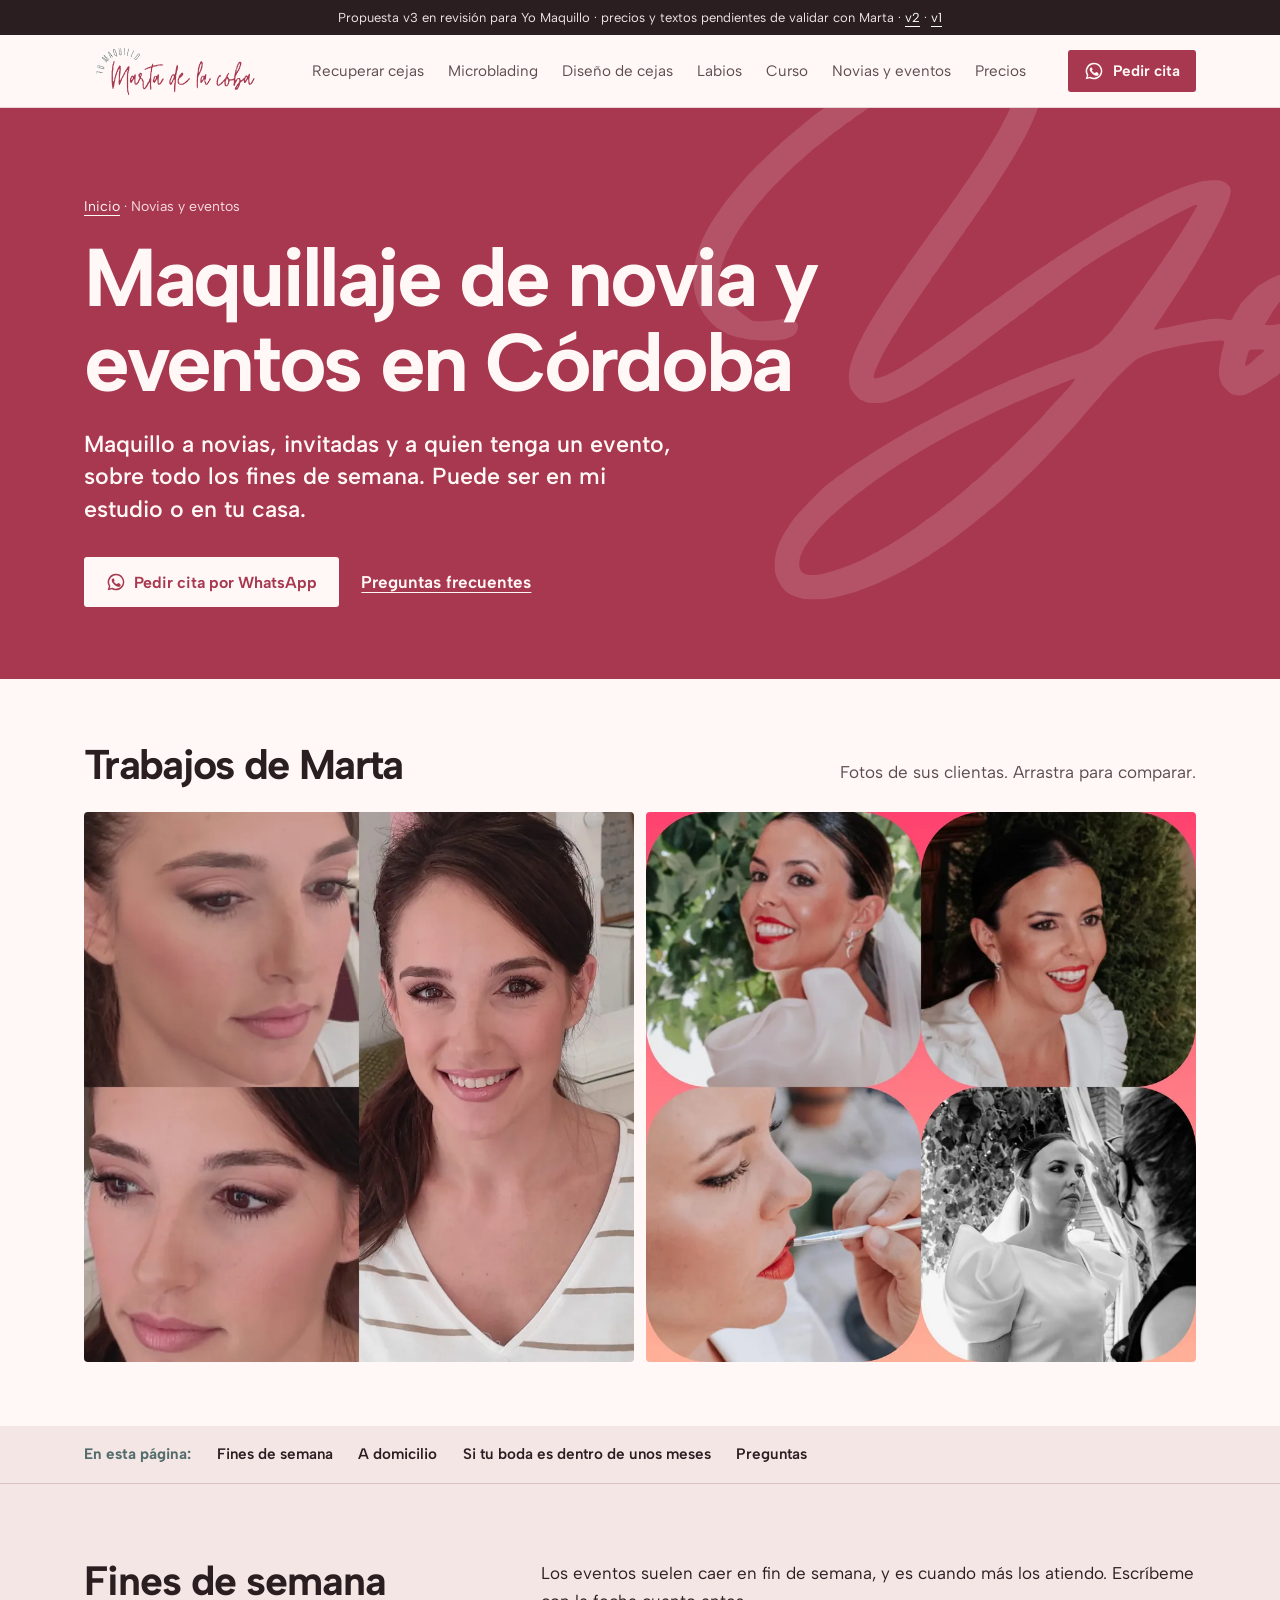
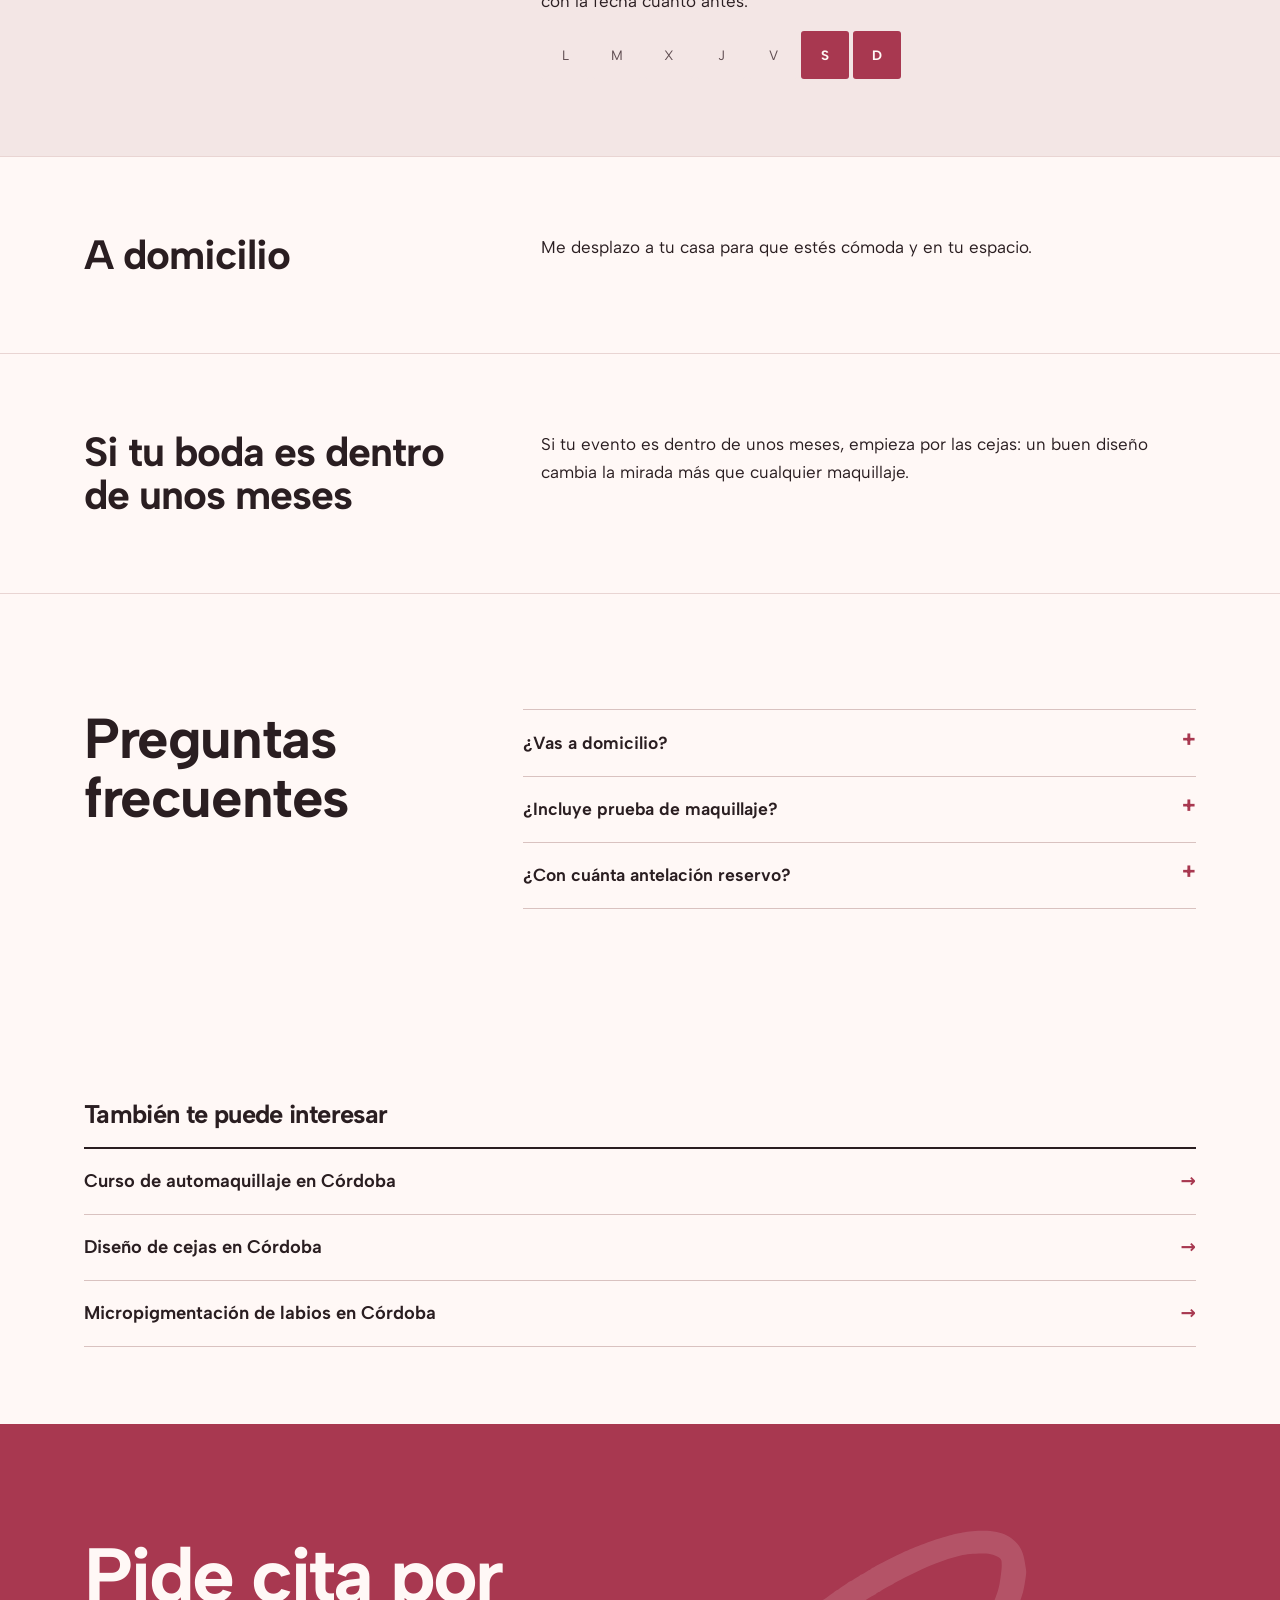
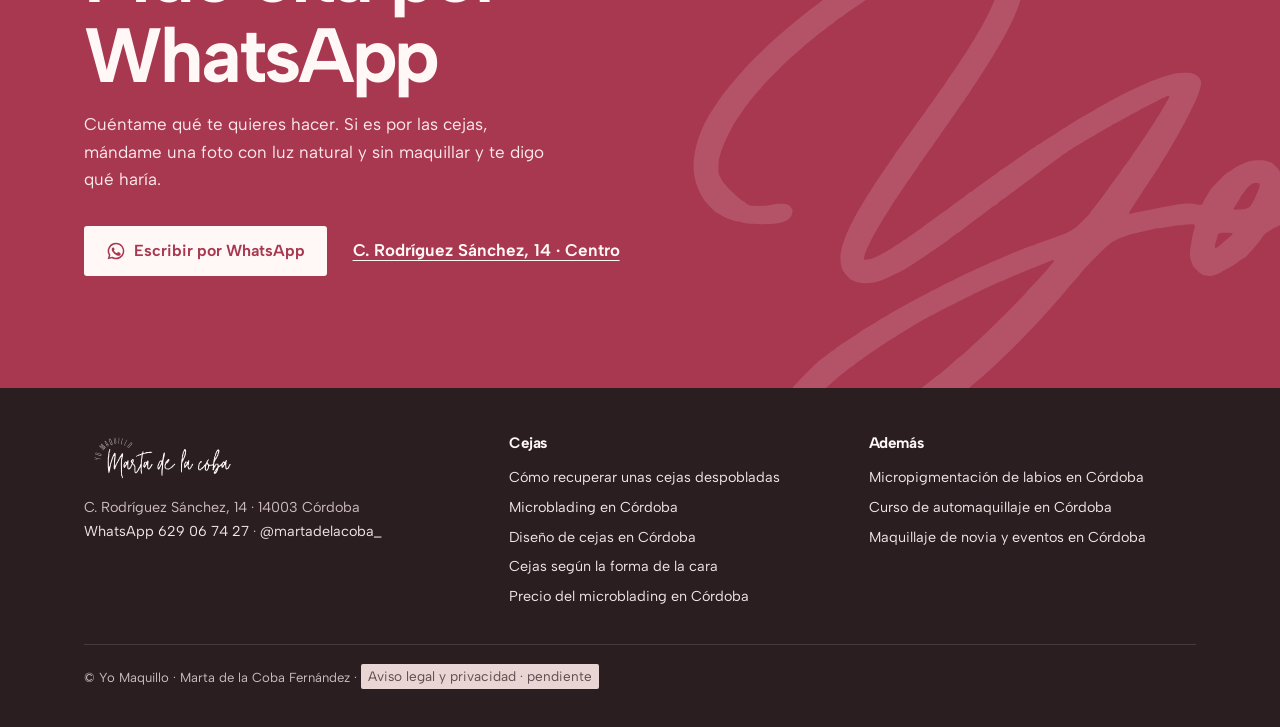
<file: maquillaje-novia-eventos-cordoba/index.html>
<!doctype html>
<html lang="es">
<head>
<meta charset="utf-8">
<meta name="viewport" content="width=device-width, initial-scale=1">
<title>Maquillaje de novia y eventos en Córdoba, a domicilio</title>
<meta name="description" content="Maquillaje profesional para bodas, comuniones y eventos en Córdoba, sobre todo en fin de semana, en el estudio o a domicilio. Marta de la Coba, Yo Maquillo.">
<meta name="robots" content="noindex, nofollow">
<link rel="canonical" href="https://yomaquillo.com/maquillaje-novia-eventos-cordoba/">
<meta property="og:title" content="Maquillaje de novia y eventos en Córdoba, a domicilio"><meta property="og:description" content="Maquillaje profesional para bodas, comuniones y eventos en Córdoba, sobre todo en fin de semana, en el estudio o a domicilio. Marta de la Coba, Yo Maquillo."><meta property="og:locale" content="es_ES"><meta property="og:type" content="website">
<meta name="theme-color" content="#A83850">
<link rel="icon" href="../img/yo.svg" type="image/svg+xml">
<link rel="preload" href="../fonts/albertsans-var-latin.woff2" as="font" type="font/woff2" crossorigin>
<link rel="stylesheet" href="../css/sitio.css">
<script type="application/ld+json">{"@context": "https://schema.org", "@graph": [{"@type": "BeautySalon", "@id": "https://yomaquillo.com/#negocio", "name": "Yo Maquillo", "founder": {"@type": "Person", "name": "Marta de la Coba Fernández"}, "url": "https://yomaquillo.com/", "telephone": "+34629067427", "address": {"@type": "PostalAddress", "streetAddress": "C. Rodríguez Sánchez, 14", "postalCode": "14003", "addressLocality": "Córdoba", "addressRegion": "Córdoba", "addressCountry": "ES"}, "geo": {"@type": "GeoCoordinates", "latitude": 37.8833732, "longitude": -4.7808561}, "sameAs": ["https://www.instagram.com/martadelacoba_/"], "aggregateRating": {"@type": "AggregateRating", "ratingValue": "4.6", "reviewCount": "14"}}, {"@type": "Service", "name": "Maquillaje de novia y eventos en Córdoba", "description": "Maquillaje profesional para bodas, comuniones y eventos en Córdoba, sobre todo en fin de semana, en el estudio o a domicilio. Marta de la Coba, Yo Maquillo.", "provider": {"@id": "https://yomaquillo.com/#negocio"}, "areaServed": {"@type": "City", "name": "Córdoba"}, "url": "https://yomaquillo.com/maquillaje-novia-eventos-cordoba/"}, {"@type": "BreadcrumbList", "itemListElement": [{"@type": "ListItem", "position": 1, "name": "Inicio", "item": "https://yomaquillo.com/"}, {"@type": "ListItem", "position": 2, "name": "Maquillaje de novia y eventos en Córdoba", "item": "https://yomaquillo.com/maquillaje-novia-eventos-cordoba/"}]}, {"@type": "FAQPage", "@id": "https://yomaquillo.com/maquillaje-novia-eventos-cordoba/#preguntas", "mainEntity": [{"@type": "Question", "name": "¿Vas a domicilio?", "acceptedAnswer": {"@type": "Answer", "text": "Sí, me desplazo al domicilio de mis clientas."}}, {"@type": "Question", "name": "¿Con cuánta antelación reservo?", "acceptedAnswer": {"@type": "Answer", "text": "Cuanto antes mejor: los fines de semana se llenan."}}]}]}</script>
</head>
<body>
<svg width="0" height="0" style="position:absolute" aria-hidden="true"><symbol id="i-wa" viewBox="0 0 24 24"><path fill="currentColor" d="M12 2a10 10 0 0 0-8.6 15.1L2 22l5-1.3A10 10 0 1 0 12 2zm0 18.2a8.2 8.2 0 0 1-4.2-1.2l-.3-.2-3 .8.8-2.9-.2-.3A8.2 8.2 0 1 1 12 20.2zm4.5-6.1c-.2-.1-1.5-.7-1.7-.8-.2-.1-.4-.1-.6.1l-.8 1c-.1.2-.3.2-.5.1a6.7 6.7 0 0 1-3.3-2.9c-.3-.4.2-.4.7-1.3.1-.2 0-.3 0-.4l-.8-1.8c-.2-.5-.4-.4-.6-.4h-.5a1 1 0 0 0-.7.3 3 3 0 0 0-.9 2.2 5.2 5.2 0 0 0 1.1 2.8 11.9 11.9 0 0 0 4.6 4c1.7.7 2.3.8 3.2.7.5-.1 1.5-.6 1.8-1.2.2-.6.2-1.1.1-1.2l-.4-.3z"/></symbol></svg>
<div class="franja">Propuesta v3 en revisión para Yo Maquillo · precios y textos pendientes de validar con Marta · <a href="../v2/">v2</a> · <a href="../v1/">v1</a></div>
<header class="cab">
  <div class="env">
    <a href="../" aria-label="Yo Maquillo, inicio"><img class="logo" src="../img/logo.svg" alt="Yo Maquillo · Marta de la Coba" width="405" height="112"></a>
    <nav aria-label="Principal"><a href="../recuperar-cejas-despobladas/">Recuperar cejas</a><a href="../microblading-cordoba/">Microblading</a><a href="../diseno-de-cejas-cordoba/">Diseño de cejas</a><a href="../micropigmentacion-labios-cordoba/">Labios</a><a href="../curso-automaquillaje-cordoba/">Curso</a><a href="../maquillaje-novia-eventos-cordoba/">Novias y eventos</a><a href="../precio-microblading-cordoba/">Precios</a></nav>
    <a class="boton boton--marca" href="https://wa.me/34629067427?text=Hola%20Marta%2C%20quiero%20pedir%20cita" target="_blank" rel="noopener"><svg aria-hidden="true"><use href="#i-wa"/></svg>Pedir cita</a>
  </div>
</header>
<main>
<section class="cab-pagina">
  <img class="yo-fondo" src="../img/yo-claro.svg" alt="" width="300" height="300">
  <div class="env">
    <p class="migas"><a href="../">Inicio</a> · Novias y eventos</p>
    <h1>Maquillaje de novia y eventos en Córdoba</h1>
    <p class="respuesta">Maquillo a novias, invitadas y a quien tenga un evento, sobre todo los fines de semana. Puede ser en mi estudio o en tu casa.</p>
    <div class="acciones"><a class="boton boton--claro" href="https://wa.me/34629067427?text=Hola%20Marta%2C%20tengo%20un%20evento%20y%20quiero%20que%20me%20maquilles.%20La%20fecha%20es%3A%20" target="_blank" rel="noopener"><svg aria-hidden="true"><use href="#i-wa"/></svg>Pedir cita por WhatsApp</a><a class="enlace" href="#preguntas">Preguntas frecuentes</a></div>
  </div>
</section>
<section class="trabajos trabajos--pag"><div class="env"><div class="cabeza"><h2 data-r>Trabajos de Marta</h2><p>Fotos de sus clientas. Arrastra para comparar.</p></div><div class="eventos-fotos"><img src="../img/trabajos/maquillaje-3.webp" alt="Maquillaje de evento" width="900" height="900" loading="lazy"><img src="../img/trabajos/maquillaje-4.webp" alt="Maquillaje de novia" width="900" height="900" loading="lazy"></div></div></section>
<nav class="indice" aria-label="En esta página"><div class="env"><b>En esta página:</b><a href="#fines-de-semana">Fines de semana</a><a href="#a-domicilio">A domicilio</a><a href="#si-tu-boda-es-dentro-de-unos-meses">Si tu boda es dentro de unos meses</a><a href="#preguntas">Preguntas</a></div></nav>

<section class="bloque bloque--rosa" id="fines-de-semana"><div class="env"><h2 data-r>Fines de semana</h2><div class="cuerpo" data-r><p>Los eventos suelen caer en fin de semana, y es cuando más los atiendo. Escríbeme con la fecha cuanto antes.</p><div class="semana" aria-hidden="true" style="max-width:360px"><span>L</span><span>M</span><span>X</span><span>J</span><span>V</span><span class="si">S</span><span class="si">D</span></div></div></div></section>
<section class="bloque" id="a-domicilio"><div class="env"><h2 data-r>A domicilio</h2><div class="cuerpo" data-r><p>Me desplazo a tu casa para que estés cómoda y en tu espacio.</p></div></div></section>
<section class="bloque" id="si-tu-boda-es-dentro-de-unos-meses"><div class="env"><h2 data-r>Si tu boda es dentro de unos meses</h2><div class="cuerpo" data-r><p>Si tu evento es dentro de unos meses, empieza por las cejas: un buen diseño cambia la mirada más que cualquier maquillaje.</p></div></div></section>

<section class="preguntas" id="preguntas" aria-labelledby="t-preg">
  <div class="env">
    <h2 data-r id="t-preg">Preguntas frecuentes</h2>
    <div><details><summary>¿Vas a domicilio?</summary><p>Sí, me desplazo al domicilio de mis clientas.</p></details><details><summary>¿Incluye prueba de maquillaje?</summary><p><span class="pend">respuesta pendiente de Marta</span></p></details><details><summary>¿Con cuánta antelación reservo?</summary><p>Cuanto antes mejor: los fines de semana se llenan.</p></details></div>
  </div>
</section>
<section class="relacionadas"><div class="env"><h2 data-r>También te puede interesar</h2><ul><li><a href="../curso-automaquillaje-cordoba/">Curso de automaquillaje en Córdoba<span>→</span></a></li><li><a href="../diseno-de-cejas-cordoba/">Diseño de cejas en Córdoba<span>→</span></a></li><li><a href="../micropigmentacion-labios-cordoba/">Micropigmentación de labios en Córdoba<span>→</span></a></li></ul></div></section>
<section class="cierre" aria-labelledby="t-cierre">
  <img class="yo-fondo" src="../img/yo-claro.svg" alt="" width="300" height="300" loading="lazy">
  <div class="env">
    <h2 data-r id="t-cierre">Pide cita por WhatsApp</h2>
    <p>Cuéntame qué te quieres hacer. Si es por las cejas, mándame una foto con luz natural y sin maquillar y te digo qué haría.</p>
    <div class="acciones"><a class="boton boton--claro" href="https://wa.me/34629067427?text=Hola%20Marta%2C%20tengo%20un%20evento%20y%20quiero%20que%20me%20maquilles.%20La%20fecha%20es%3A%20" target="_blank" rel="noopener"><svg aria-hidden="true"><use href="#i-wa"/></svg>Escribir por WhatsApp</a><a class="enlace" href="https://www.google.com/maps/place/Yo+Maquillo/@37.8833732,-4.7808561,17z" target="_blank" rel="noopener">C. Rodríguez Sánchez, 14 · Centro</a></div>
  </div>
</section>
</main>
<footer class="pie">
  <div class="env">
    <div><img src="../img/logo-claro.svg" alt="Yo Maquillo · Marta de la Coba" width="405" height="112" loading="lazy"><p style="margin-top:1rem">C. Rodríguez Sánchez, 14 · 14003 Córdoba<br><a href="https://wa.me/34629067427?text=Hola%20Marta">WhatsApp 629 06 74 27</a> · <a href="https://www.instagram.com/martadelacoba_/">@martadelacoba_</a></p></div>
    <div><h3>Cejas</h3><ul><li><a href="../recuperar-cejas-despobladas/">Cómo recuperar unas cejas despobladas</a></li><li><a href="../microblading-cordoba/">Microblading en Córdoba</a></li><li><a href="../diseno-de-cejas-cordoba/">Diseño de cejas en Córdoba</a></li><li><a href="../cejas-segun-forma-de-cara/">Cejas según la forma de la cara</a></li><li><a href="../precio-microblading-cordoba/">Precio del microblading en Córdoba</a></li></ul></div>
    <div><h3>Además</h3><ul><li><a href="../micropigmentacion-labios-cordoba/">Micropigmentación de labios en Córdoba</a></li><li><a href="../curso-automaquillaje-cordoba/">Curso de automaquillaje en Córdoba</a></li><li><a href="../maquillaje-novia-eventos-cordoba/">Maquillaje de novia y eventos en Córdoba</a></li></ul></div>
    <p class="legal">© Yo Maquillo · Marta de la Coba Fernández · <span class="pend">Aviso legal y privacidad · pendiente</span></p>
  </div>
</footer>
<div class="barra-cita"><a class="boton boton--marca" href="https://wa.me/34629067427?text=Hola%20Marta%2C%20quiero%20pedir%20cita" target="_blank" rel="noopener"><svg aria-hidden="true"><use href="#i-wa"/></svg>Pedir cita por WhatsApp</a></div>
<script src="../js/cejas.js" defer></script>
<script src="../js/disenador.js" defer></script>
</body>
</html>
</file>
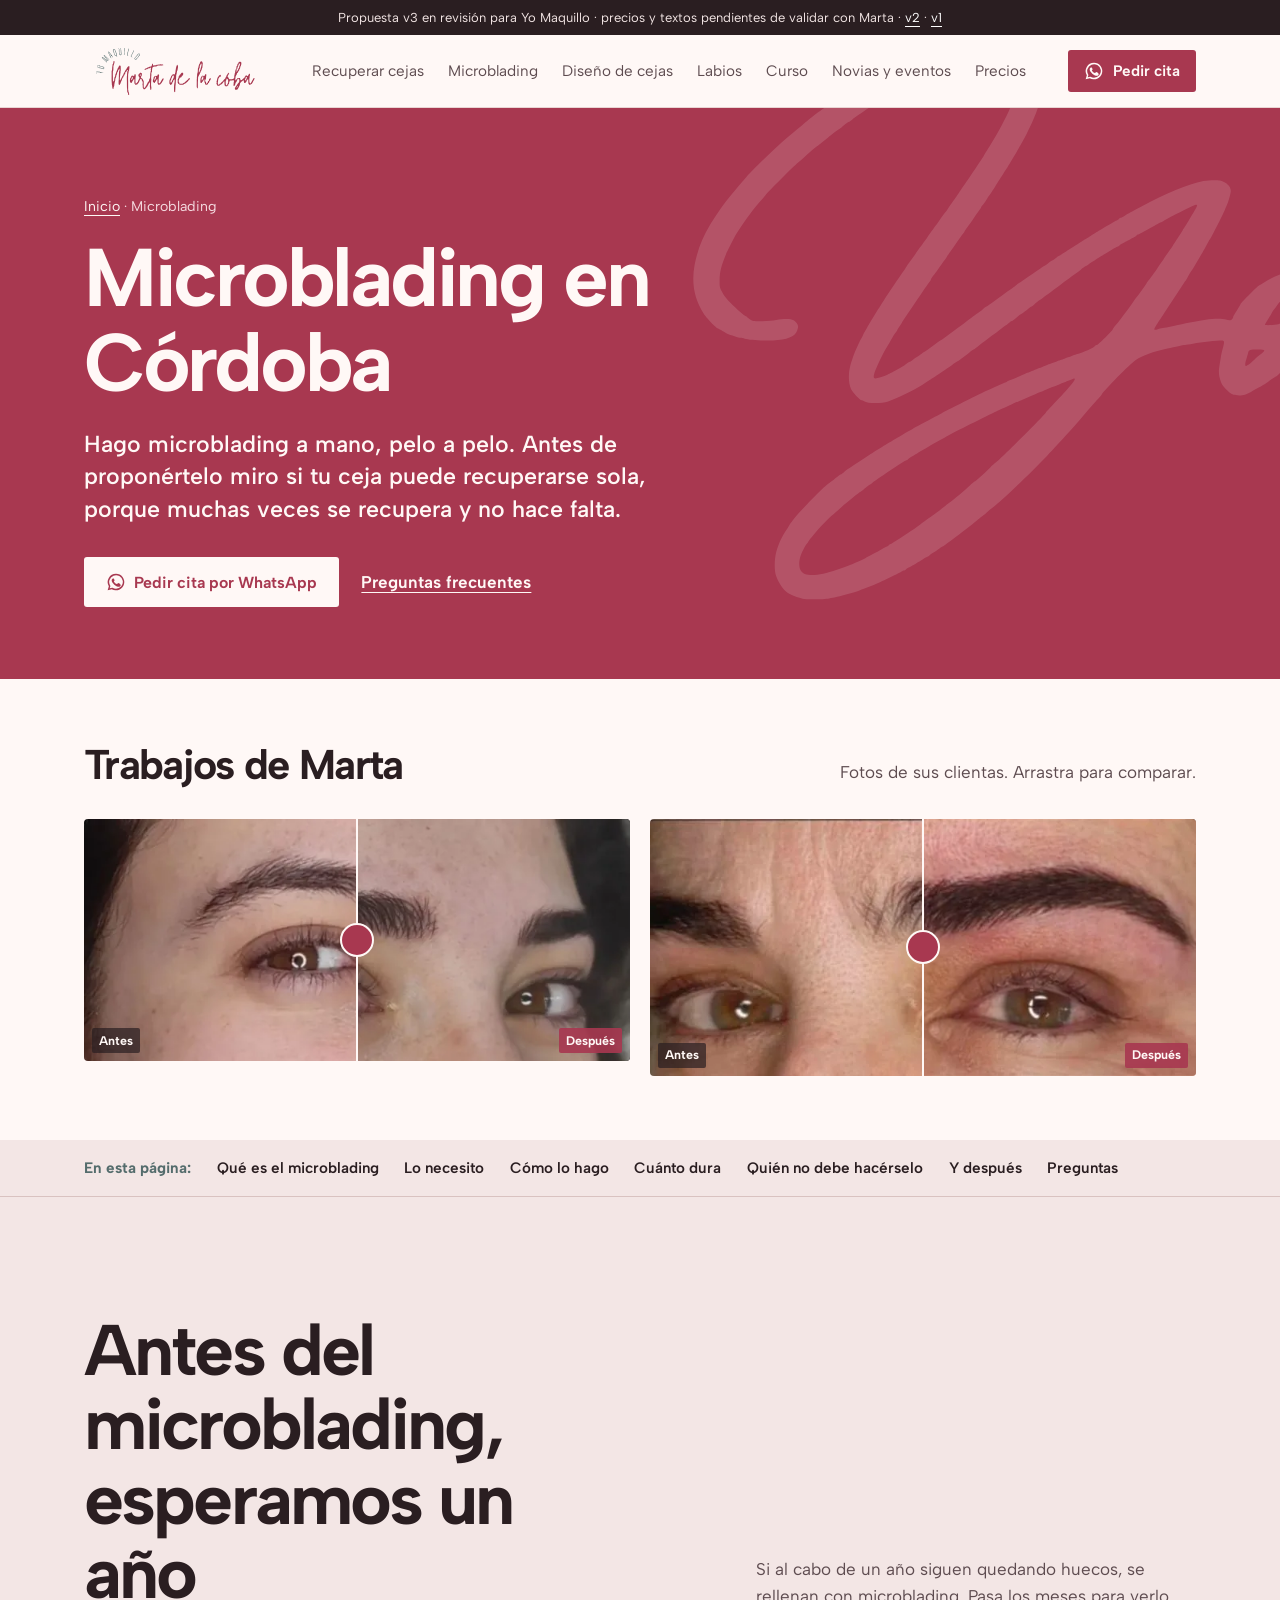
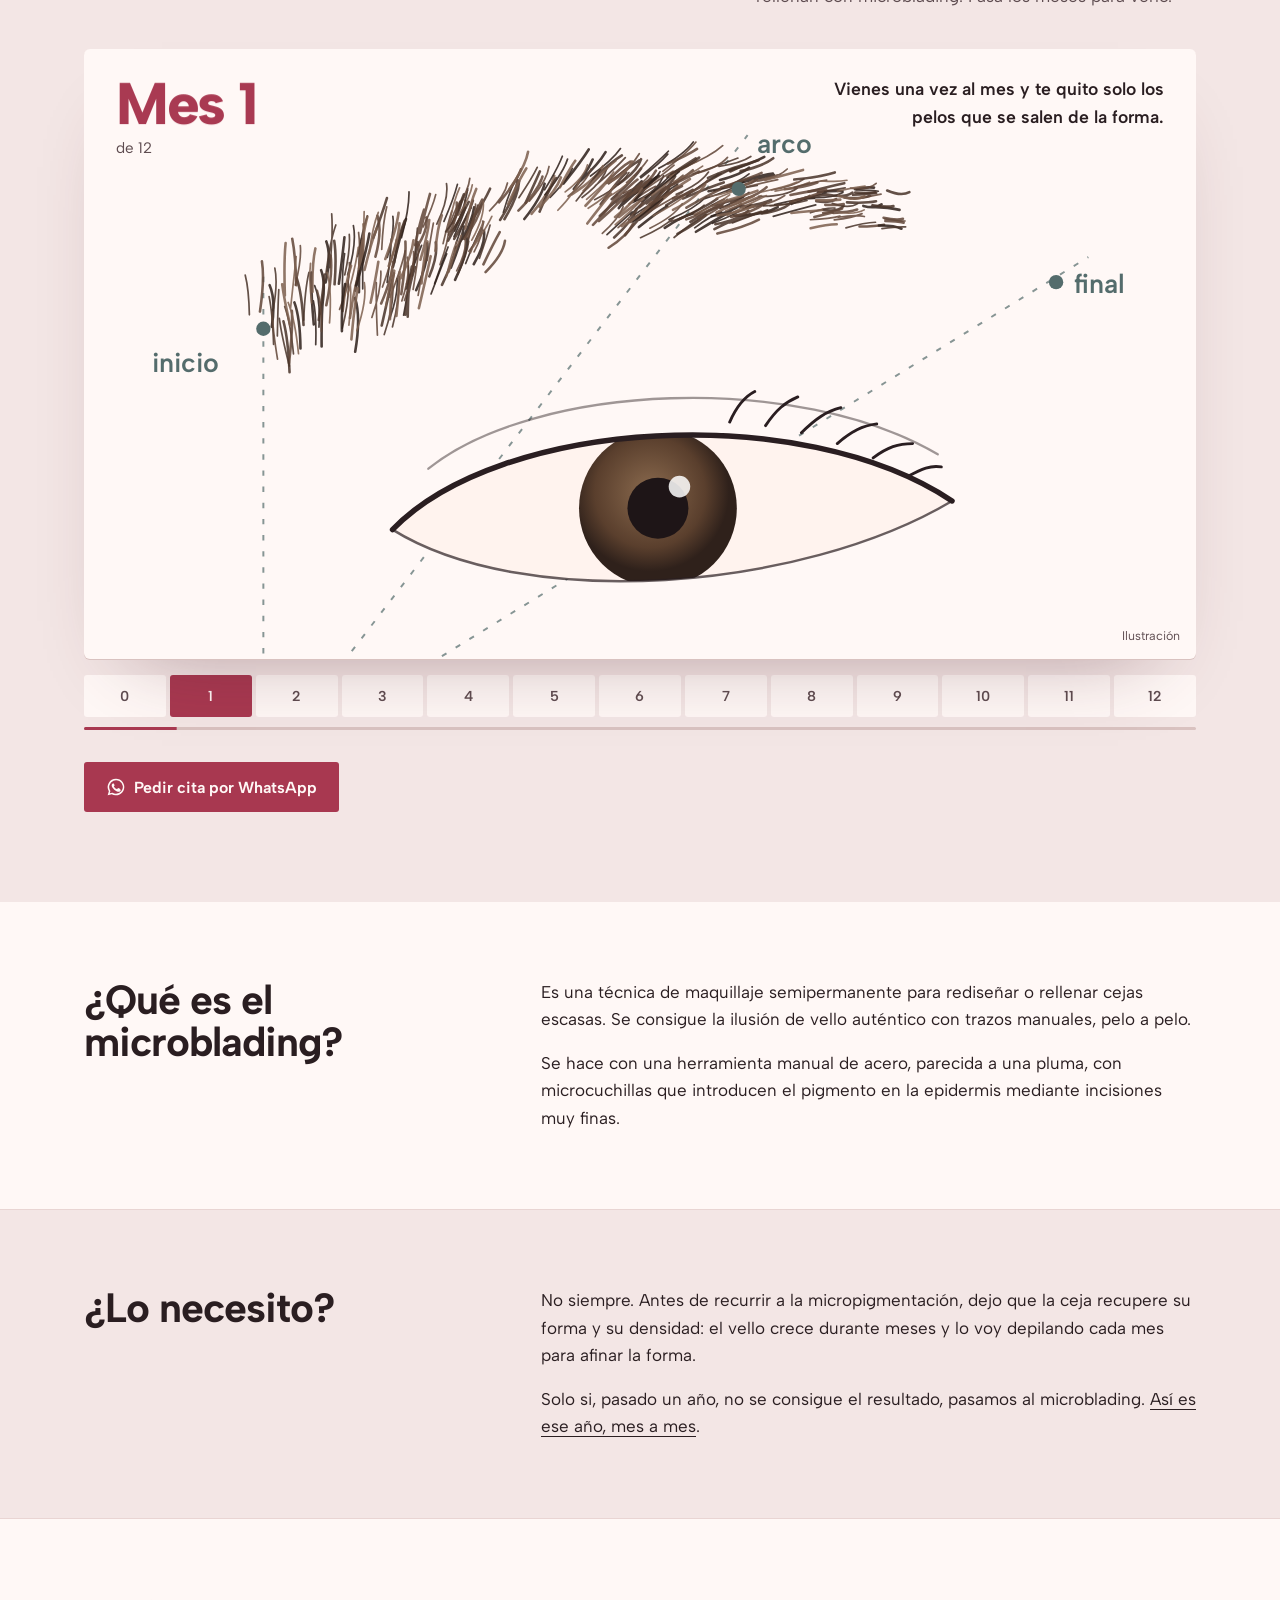
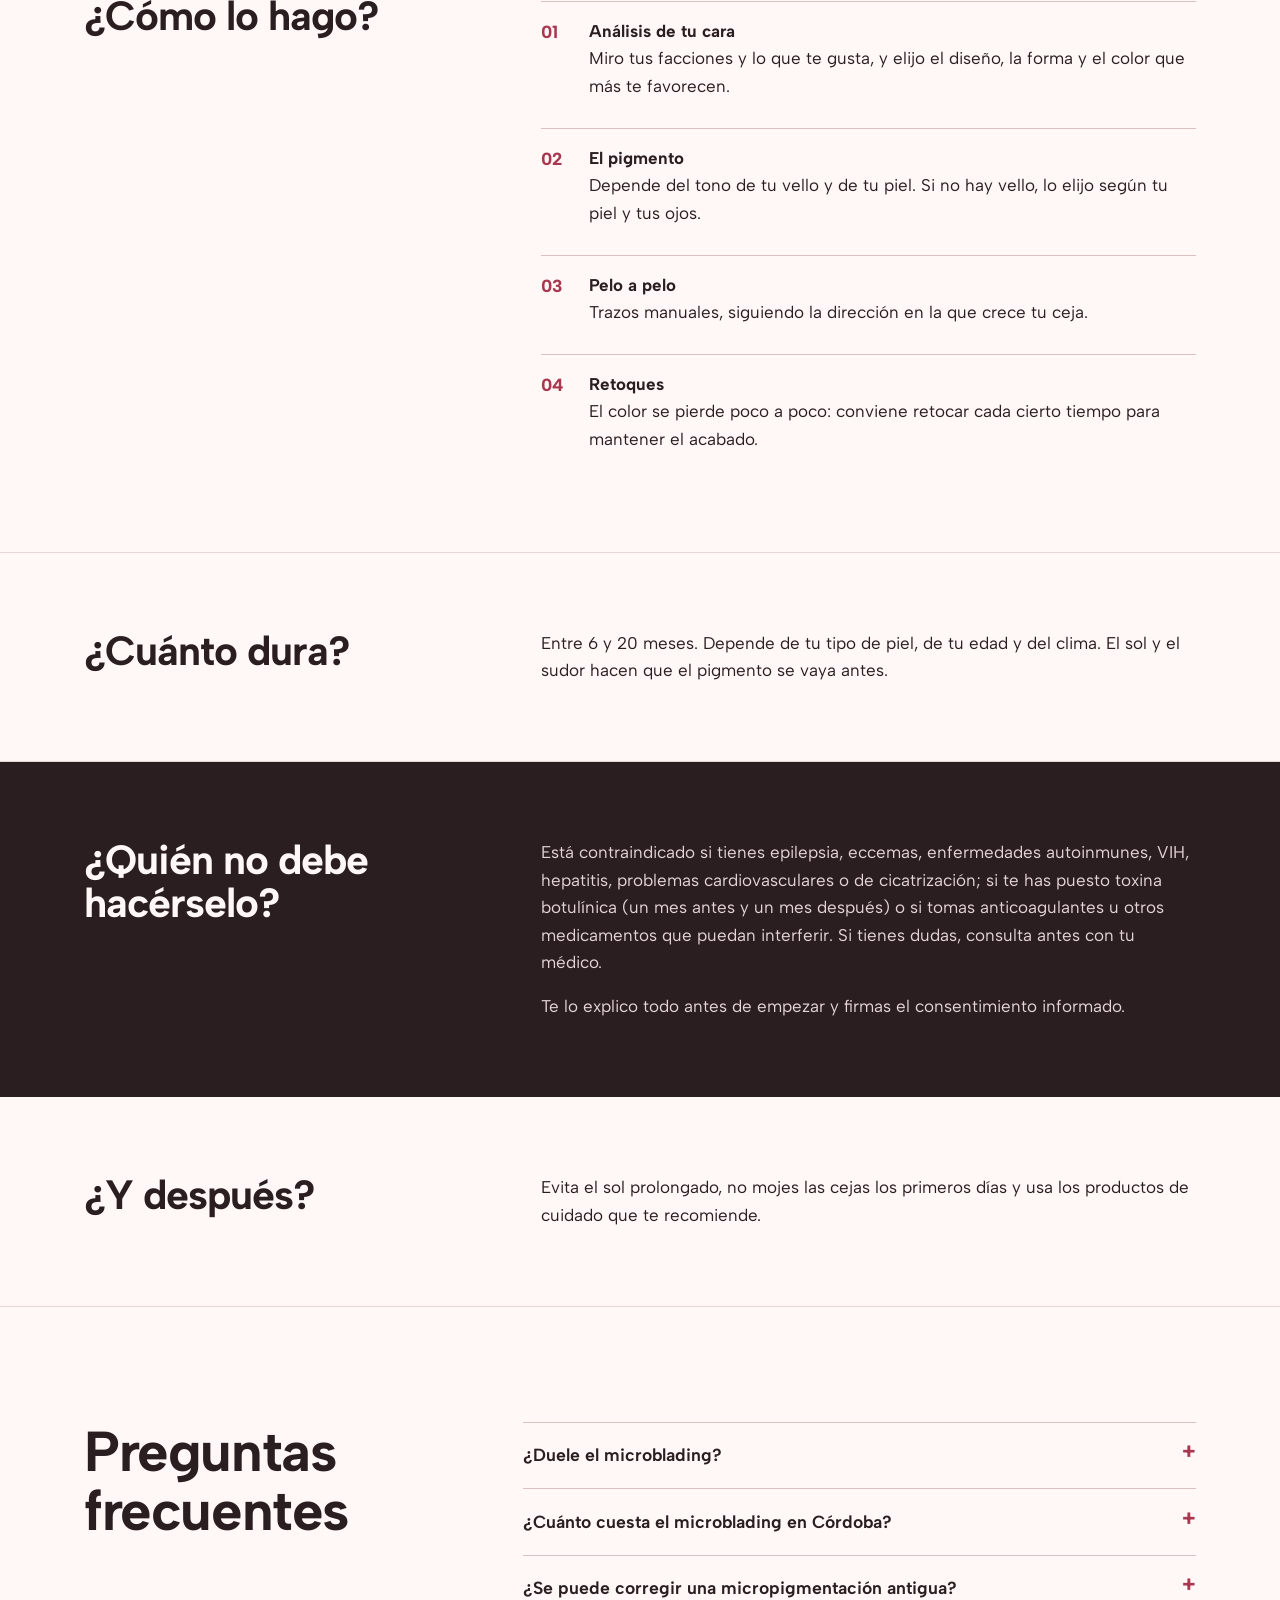
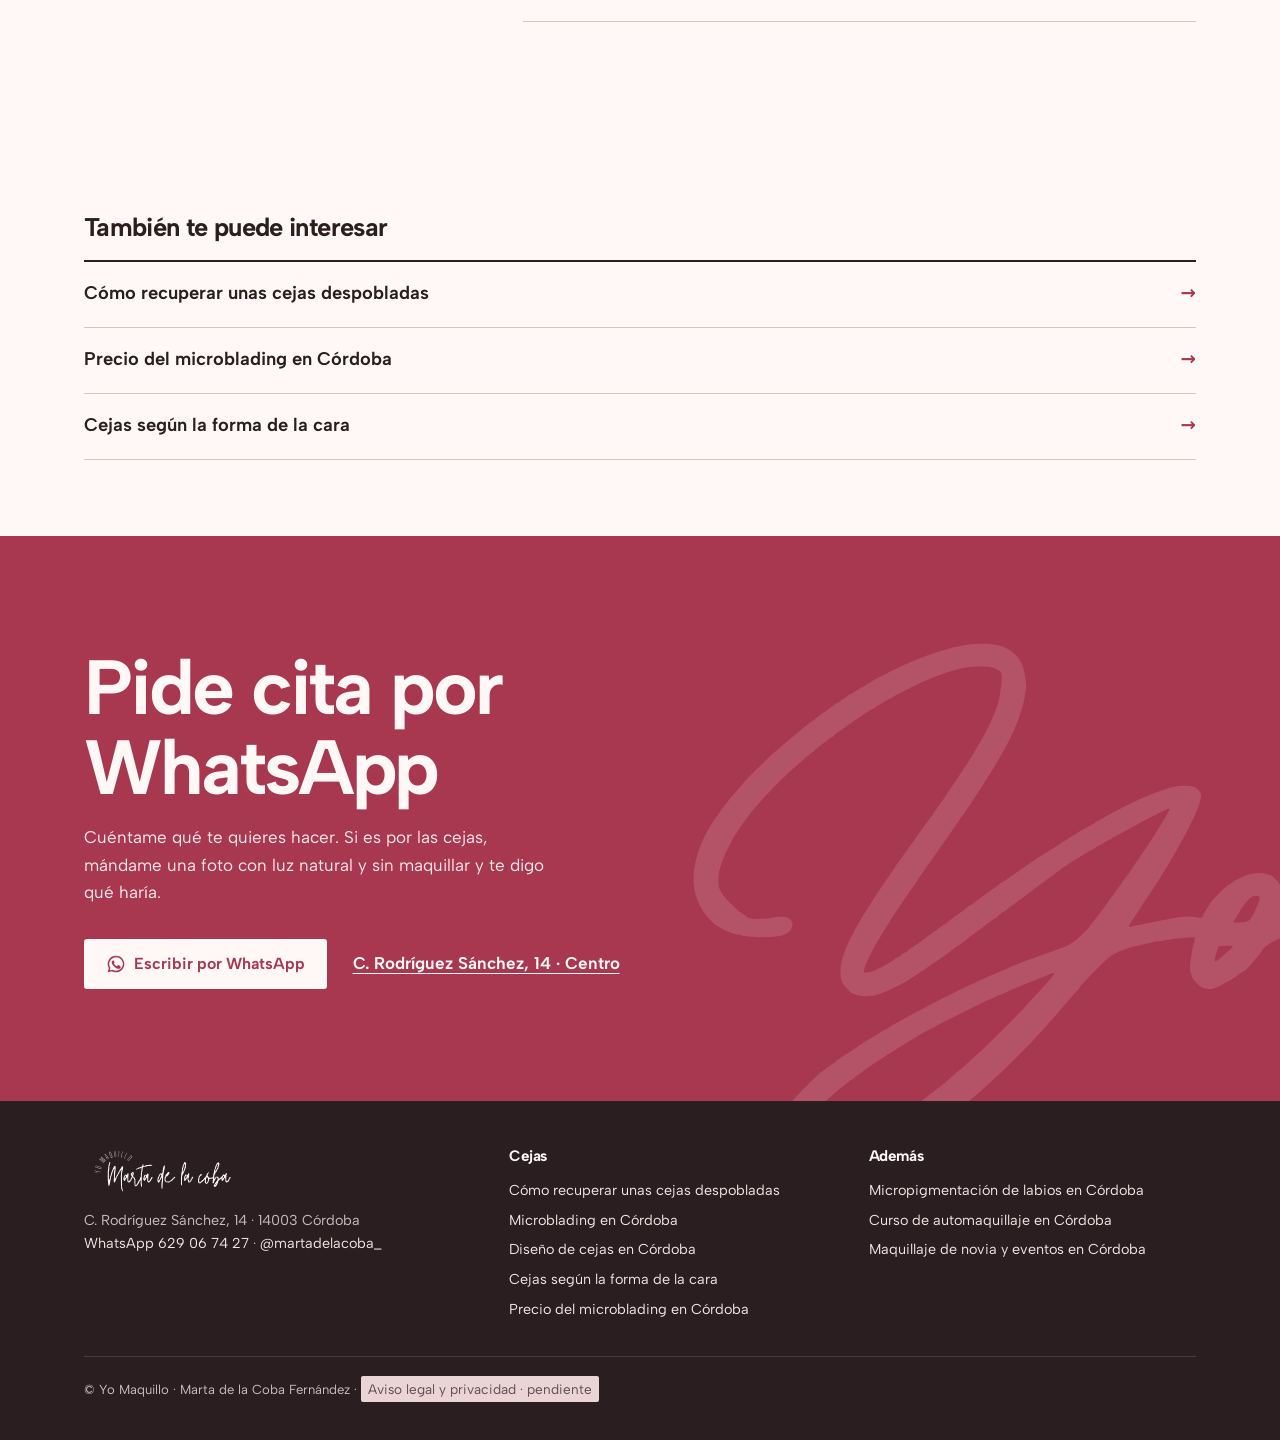
<file: microblading-cordoba/index.html>
<!doctype html>
<html lang="es">
<head>
<meta charset="utf-8">
<meta name="viewport" content="width=device-width, initial-scale=1">
<title>Microblading en Córdoba, solo si hace falta | Yo Maquillo</title>
<meta name="description" content="Microblading pelo a pelo en el centro de Córdoba. Marta de la Coba solo lo hace cuando tu ceja no puede recuperarse sola. Duración, cuidados y contraindicaciones.">
<meta name="robots" content="noindex, nofollow">
<link rel="canonical" href="https://yomaquillo.com/microblading-cordoba/">
<meta property="og:title" content="Microblading en Córdoba, solo si hace falta | Yo Maquillo"><meta property="og:description" content="Microblading pelo a pelo en el centro de Córdoba. Marta de la Coba solo lo hace cuando tu ceja no puede recuperarse sola. Duración, cuidados y contraindicaciones."><meta property="og:locale" content="es_ES"><meta property="og:type" content="website">
<meta name="theme-color" content="#A83850">
<link rel="icon" href="../img/yo.svg" type="image/svg+xml">
<link rel="preload" href="../fonts/albertsans-var-latin.woff2" as="font" type="font/woff2" crossorigin>
<link rel="stylesheet" href="../css/sitio.css">
<script type="application/ld+json">{"@context": "https://schema.org", "@graph": [{"@type": "BeautySalon", "@id": "https://yomaquillo.com/#negocio", "name": "Yo Maquillo", "founder": {"@type": "Person", "name": "Marta de la Coba Fernández"}, "url": "https://yomaquillo.com/", "telephone": "+34629067427", "address": {"@type": "PostalAddress", "streetAddress": "C. Rodríguez Sánchez, 14", "postalCode": "14003", "addressLocality": "Córdoba", "addressRegion": "Córdoba", "addressCountry": "ES"}, "geo": {"@type": "GeoCoordinates", "latitude": 37.8833732, "longitude": -4.7808561}, "sameAs": ["https://www.instagram.com/martadelacoba_/"], "aggregateRating": {"@type": "AggregateRating", "ratingValue": "4.6", "reviewCount": "14"}}, {"@type": "Service", "name": "Microblading en Córdoba", "description": "Microblading pelo a pelo en el centro de Córdoba. Marta de la Coba solo lo hace cuando tu ceja no puede recuperarse sola. Duración, cuidados y contraindicaciones.", "provider": {"@id": "https://yomaquillo.com/#negocio"}, "areaServed": {"@type": "City", "name": "Córdoba"}, "url": "https://yomaquillo.com/microblading-cordoba/"}, {"@type": "BreadcrumbList", "itemListElement": [{"@type": "ListItem", "position": 1, "name": "Inicio", "item": "https://yomaquillo.com/"}, {"@type": "ListItem", "position": 2, "name": "Microblading en Córdoba", "item": "https://yomaquillo.com/microblading-cordoba/"}]}, {"@type": "FAQPage", "@id": "https://yomaquillo.com/microblading-cordoba/#preguntas", "mainEntity": [{"@type": "Question", "name": "¿Se puede corregir una micropigmentación antigua?", "acceptedAnswer": {"@type": "Answer", "text": "Lo valoramos en persona. La reconstrucción de cejas es mi especialidad."}}]}]}</script>
</head>
<body>
<svg width="0" height="0" style="position:absolute" aria-hidden="true"><symbol id="i-wa" viewBox="0 0 24 24"><path fill="currentColor" d="M12 2a10 10 0 0 0-8.6 15.1L2 22l5-1.3A10 10 0 1 0 12 2zm0 18.2a8.2 8.2 0 0 1-4.2-1.2l-.3-.2-3 .8.8-2.9-.2-.3A8.2 8.2 0 1 1 12 20.2zm4.5-6.1c-.2-.1-1.5-.7-1.7-.8-.2-.1-.4-.1-.6.1l-.8 1c-.1.2-.3.2-.5.1a6.7 6.7 0 0 1-3.3-2.9c-.3-.4.2-.4.7-1.3.1-.2 0-.3 0-.4l-.8-1.8c-.2-.5-.4-.4-.6-.4h-.5a1 1 0 0 0-.7.3 3 3 0 0 0-.9 2.2 5.2 5.2 0 0 0 1.1 2.8 11.9 11.9 0 0 0 4.6 4c1.7.7 2.3.8 3.2.7.5-.1 1.5-.6 1.8-1.2.2-.6.2-1.1.1-1.2l-.4-.3z"/></symbol></svg>
<div class="franja">Propuesta v3 en revisión para Yo Maquillo · precios y textos pendientes de validar con Marta · <a href="../v2/">v2</a> · <a href="../v1/">v1</a></div>
<header class="cab">
  <div class="env">
    <a href="../" aria-label="Yo Maquillo, inicio"><img class="logo" src="../img/logo.svg" alt="Yo Maquillo · Marta de la Coba" width="405" height="112"></a>
    <nav aria-label="Principal"><a href="../recuperar-cejas-despobladas/">Recuperar cejas</a><a href="../microblading-cordoba/">Microblading</a><a href="../diseno-de-cejas-cordoba/">Diseño de cejas</a><a href="../micropigmentacion-labios-cordoba/">Labios</a><a href="../curso-automaquillaje-cordoba/">Curso</a><a href="../maquillaje-novia-eventos-cordoba/">Novias y eventos</a><a href="../precio-microblading-cordoba/">Precios</a></nav>
    <a class="boton boton--marca" href="https://wa.me/34629067427?text=Hola%20Marta%2C%20quiero%20pedir%20cita" target="_blank" rel="noopener"><svg aria-hidden="true"><use href="#i-wa"/></svg>Pedir cita</a>
  </div>
</header>
<main>
<section class="cab-pagina">
  <img class="yo-fondo" src="../img/yo-claro.svg" alt="" width="300" height="300">
  <div class="env">
    <p class="migas"><a href="../">Inicio</a> · Microblading</p>
    <h1>Microblading en Córdoba</h1>
    <p class="respuesta">Hago microblading a mano, pelo a pelo. Antes de proponértelo miro si tu ceja puede recuperarse sola, porque muchas veces se recupera y no hace falta.</p>
    <div class="acciones"><a class="boton boton--claro" href="https://wa.me/34629067427?text=Hola%20Marta%2C%20quiero%20que%20valores%20si%20necesito%20microblading." target="_blank" rel="noopener"><svg aria-hidden="true"><use href="#i-wa"/></svg>Pedir cita por WhatsApp</a><a class="enlace" href="#preguntas">Preguntas frecuentes</a></div>
  </div>
</section>
<section class="trabajos trabajos--pag"><div class="env"><div class="cabeza"><h2 data-r>Trabajos de Marta</h2><p>Fotos de sus clientas. Arrastra para comparar.</p></div><div class="ba-cejas"><figure class="ba" style="--p:50%"><div class="ba-marco" style="aspect-ratio:678/301"><img src="../img/trabajos/cejas-1-antes.webp" alt="Cejas de una clienta antes y después: antes" width="678" height="301" loading="lazy"><img class="ba-d" src="../img/trabajos/cejas-1-despues.webp" alt="Cejas de una clienta antes y después: después" width="678" height="301" loading="lazy"><span class="ba-l">Antes</span><span class="ba-r">Después</span><span class="ba-linea" aria-hidden="true"></span><input type="range" min="0" max="100" value="50" aria-label="Cejas de una clienta antes y después: deslizar para comparar"></div></figure><figure class="ba" style="--p:50%"><div class="ba-marco" style="aspect-ratio:678/319"><img src="../img/trabajos/cejas-2-antes.webp" alt="Cejas de otra clienta antes y después: antes" width="678" height="319" loading="lazy"><img class="ba-d" src="../img/trabajos/cejas-2-despues.webp" alt="Cejas de otra clienta antes y después: después" width="678" height="319" loading="lazy"><span class="ba-l">Antes</span><span class="ba-r">Después</span><span class="ba-linea" aria-hidden="true"></span><input type="range" min="0" max="100" value="50" aria-label="Cejas de otra clienta antes y después: deslizar para comparar"></div></figure></div></div></section>
<nav class="indice" aria-label="En esta página"><div class="env"><b>En esta página:</b><a href="#que-es-el-microblading">Qué es el microblading</a><a href="#lo-necesito">Lo necesito</a><a href="#como-lo-hago">Cómo lo hago</a><a href="#cuanto-dura">Cuánto dura</a><a href="#quien-no-debe-hacerselo">Quién no debe hacérselo</a><a href="#y-despues">Y después</a><a href="#preguntas">Preguntas</a></div></nav>
<section class="anio" id="anio" aria-labelledby="t-anio">
  <div class="env">
    <div class="cabeza"><h2 data-r id="t-anio">Antes del microblading, esperamos un año</h2><p>Si al cabo de un año siguen quedando huecos, se rellenan con microblading. Pasa los meses para verlo.</p></div>
    <div class="lienzo" data-r data-anio>
      <div class="rotulo-mes"><b data-rotulo>Al año</b><span data-sub>si el pelo ha vuelto a salir</span></div>
      <p class="que-pasa" data-que>Ya tienes la ceja hecha con tu propio pelo.</p>
      <svg class="ceja-grande" viewBox="200 70 620 340" role="img" aria-label="Ilustración de una ceja que recupera su pelo a lo largo de doce meses, sobre un ojo">
        <defs><clipPath id="ojo"><path d="M372 338C432 276 600 266 684 322C600 372 446 384 372 338Z"/></clipPath><radialGradient id="iris" cx=".45" cy=".4"><stop offset="0" stop-color="#8A6A4E"/><stop offset=".7" stop-color="#5A3F2D"/><stop offset="1" stop-color="#2F211B"/></radialGradient></defs>
        <g fill="none" stroke="#546C6C" stroke-width="1.1" stroke-dasharray="3 6" opacity=".7"><line x1="300" y1="470" x2="300" y2="196"/><line x1="300" y1="470" x2="570" y2="118"/><line x1="300" y1="470" x2="760" y2="186"/></g>
        <g data-pelo></g>
        <g data-mb style="opacity:0"></g>
        <g clip-path="url(#ojo)"><rect x="360" y="260" width="340" height="140" fill="#FFF3EE"/><circle cx="520" cy="326" r="44" fill="url(#iris)"/><circle cx="520" cy="326" r="17" fill="#1E1517"/><circle cx="532" cy="314" r="6" fill="#fff" opacity=".85"/></g>
        <g fill="none" stroke="#2A1E21" stroke-linecap="round"><path d="M372 338C432 276 600 266 684 322" stroke-width="3"/><path d="M372 338C446 384 600 372 684 322" stroke-width="1.4" opacity=".7"/><path d="M392 304C452 256 598 250 676 296" stroke-width="1.3" opacity=".45"/>
          <path d="M600 284c8-8 14-12 22-14M620 290c8-7 14-10 22-11M640 298c8-6 14-8 22-8M660 308c7-4 12-6 18-5M580 280c6-9 11-13 18-16M560 278c4-9 8-14 14-17" stroke-width="1.6"/></g>
        <g fill="#546C6C" font-family="Albert Sans,sans-serif" font-size="15" font-weight="600"><circle cx="300" cy="226" r="4"/><circle cx="565" cy="148" r="4"/><circle cx="742" cy="200" r="4"/><text x="238" y="250">inicio</text><text x="575" y="128">arco</text><text x="752" y="206">final</text></g>
      </svg>
      <span class="aviso">Ilustración</span>
    </div>
    <div class="meses" role="group" aria-label="Meses"><button type="button" aria-pressed="false" aria-label="Primera cita">0</button><button type="button" aria-pressed="false" aria-label="Mes 1">1</button><button type="button" aria-pressed="false" aria-label="Mes 2">2</button><button type="button" aria-pressed="false" aria-label="Mes 3">3</button><button type="button" aria-pressed="false" aria-label="Mes 4">4</button><button type="button" aria-pressed="false" aria-label="Mes 5">5</button><button type="button" aria-pressed="false" aria-label="Mes 6">6</button><button type="button" aria-pressed="false" aria-label="Mes 7">7</button><button type="button" aria-pressed="false" aria-label="Mes 8">8</button><button type="button" aria-pressed="false" aria-label="Mes 9">9</button><button type="button" aria-pressed="false" aria-label="Mes 10">10</button><button type="button" aria-pressed="false" aria-label="Mes 11">11</button><button type="button" aria-pressed="false" aria-label="Mes 12">12</button></div><div class="progreso" aria-hidden="true"><span></span></div>
    <div class="final-doble" hidden><span>Al cabo de un año:</span><button type="button" data-final="vuelve" aria-pressed="true">Ha vuelto a salir</button><button type="button" data-final="no" aria-pressed="false">Siguen los huecos</button></div>
    <p style="margin-top:2rem"><a class="boton boton--marca" href="https://wa.me/34629067427?text=Hola%20Marta%2C%20quiero%20que%20valores%20si%20necesito%20microblading." target="_blank" rel="noopener"><svg aria-hidden="true"><use href="#i-wa"/></svg>Pedir cita por WhatsApp</a></p>
  </div>
</section>
<section class="bloque" id="que-es-el-microblading"><div class="env"><h2 data-r>¿Qué es el microblading?</h2><div class="cuerpo" data-r><p>Es una técnica de maquillaje semipermanente para rediseñar o rellenar cejas escasas. Se consigue la ilusión de vello auténtico con trazos manuales, pelo a pelo.</p><p>Se hace con una herramienta manual de acero, parecida a una pluma, con microcuchillas que introducen el pigmento en la epidermis mediante incisiones muy finas.</p></div></div></section>
<section class="bloque bloque--rosa" id="lo-necesito"><div class="env"><h2 data-r>¿Lo necesito?</h2><div class="cuerpo" data-r><p>No siempre. Antes de recurrir a la micropigmentación, dejo que la ceja recupere su forma y su densidad: el vello crece durante meses y lo voy depilando cada mes para afinar la forma.</p><p>Solo si, pasado un año, no se consigue el resultado, pasamos al microblading. <a href="../recuperar-cejas-despobladas/">Así es ese año, mes a mes</a>.</p></div></div></section>
<section class="bloque" id="como-lo-hago"><div class="env"><h2 data-r>¿Cómo lo hago?</h2><div class="cuerpo" data-r><ol class="pasos"><li><span><b>Análisis de tu cara</b>Miro tus facciones y lo que te gusta, y elijo el diseño, la forma y el color que más te favorecen.</span></li><li><span><b>El pigmento</b>Depende del tono de tu vello y de tu piel. Si no hay vello, lo elijo según tu piel y tus ojos.</span></li><li><span><b>Pelo a pelo</b>Trazos manuales, siguiendo la dirección en la que crece tu ceja.</span></li><li><span><b>Retoques</b>El color se pierde poco a poco: conviene retocar cada cierto tiempo para mantener el acabado.</span></li></ol></div></div></section>
<section class="bloque" id="cuanto-dura"><div class="env"><h2 data-r>¿Cuánto dura?</h2><div class="cuerpo" data-r><p>Entre 6 y 20 meses. Depende de tu tipo de piel, de tu edad y del clima. El sol y el sudor hacen que el pigmento se vaya antes.</p></div></div></section>
<section class="bloque bloque--tinta" id="quien-no-debe-hacerselo"><div class="env"><h2 data-r>¿Quién no debe hacérselo?</h2><div class="cuerpo" data-r><p>Está contraindicado si tienes epilepsia, eccemas, enfermedades autoinmunes, VIH, hepatitis, problemas cardiovasculares o de cicatrización; si te has puesto toxina botulínica (un mes antes y un mes después) o si tomas anticoagulantes u otros medicamentos que puedan interferir. Si tienes dudas, consulta antes con tu médico.</p><p>Te lo explico todo antes de empezar y firmas el consentimiento informado.</p></div></div></section>
<section class="bloque" id="y-despues"><div class="env"><h2 data-r>¿Y después?</h2><div class="cuerpo" data-r><p>Evita el sol prolongado, no mojes las cejas los primeros días y usa los productos de cuidado que te recomiende.</p></div></div></section>

<section class="preguntas" id="preguntas" aria-labelledby="t-preg">
  <div class="env">
    <h2 data-r id="t-preg">Preguntas frecuentes</h2>
    <div><details><summary>¿Duele el microblading?</summary><p>Es una técnica que trabaja sobre la piel. Te explico cómo será la sesión antes de empezar. <span class="pend">respuesta pendiente de Marta</span></p></details><details><summary>¿Cuánto cuesta el microblading en Córdoba?</summary><p>Mi precio está pendiente de publicar. En Córdoba capital, los precios publicados van de 110 a 250 €; tienes la comparativa en la página de precios.</p></details><details><summary>¿Se puede corregir una micropigmentación antigua?</summary><p>Lo valoramos en persona. La reconstrucción de cejas es mi especialidad.</p></details></div>
  </div>
</section>
<section class="relacionadas"><div class="env"><h2 data-r>También te puede interesar</h2><ul><li><a href="../recuperar-cejas-despobladas/">Cómo recuperar unas cejas despobladas<span>→</span></a></li><li><a href="../precio-microblading-cordoba/">Precio del microblading en Córdoba<span>→</span></a></li><li><a href="../cejas-segun-forma-de-cara/">Cejas según la forma de la cara<span>→</span></a></li></ul></div></section>
<section class="cierre" aria-labelledby="t-cierre">
  <img class="yo-fondo" src="../img/yo-claro.svg" alt="" width="300" height="300" loading="lazy">
  <div class="env">
    <h2 data-r id="t-cierre">Pide cita por WhatsApp</h2>
    <p>Cuéntame qué te quieres hacer. Si es por las cejas, mándame una foto con luz natural y sin maquillar y te digo qué haría.</p>
    <div class="acciones"><a class="boton boton--claro" href="https://wa.me/34629067427?text=Hola%20Marta%2C%20quiero%20que%20valores%20si%20necesito%20microblading." target="_blank" rel="noopener"><svg aria-hidden="true"><use href="#i-wa"/></svg>Escribir por WhatsApp</a><a class="enlace" href="https://www.google.com/maps/place/Yo+Maquillo/@37.8833732,-4.7808561,17z" target="_blank" rel="noopener">C. Rodríguez Sánchez, 14 · Centro</a></div>
  </div>
</section>
</main>
<footer class="pie">
  <div class="env">
    <div><img src="../img/logo-claro.svg" alt="Yo Maquillo · Marta de la Coba" width="405" height="112" loading="lazy"><p style="margin-top:1rem">C. Rodríguez Sánchez, 14 · 14003 Córdoba<br><a href="https://wa.me/34629067427?text=Hola%20Marta">WhatsApp 629 06 74 27</a> · <a href="https://www.instagram.com/martadelacoba_/">@martadelacoba_</a></p></div>
    <div><h3>Cejas</h3><ul><li><a href="../recuperar-cejas-despobladas/">Cómo recuperar unas cejas despobladas</a></li><li><a href="../microblading-cordoba/">Microblading en Córdoba</a></li><li><a href="../diseno-de-cejas-cordoba/">Diseño de cejas en Córdoba</a></li><li><a href="../cejas-segun-forma-de-cara/">Cejas según la forma de la cara</a></li><li><a href="../precio-microblading-cordoba/">Precio del microblading en Córdoba</a></li></ul></div>
    <div><h3>Además</h3><ul><li><a href="../micropigmentacion-labios-cordoba/">Micropigmentación de labios en Córdoba</a></li><li><a href="../curso-automaquillaje-cordoba/">Curso de automaquillaje en Córdoba</a></li><li><a href="../maquillaje-novia-eventos-cordoba/">Maquillaje de novia y eventos en Córdoba</a></li></ul></div>
    <p class="legal">© Yo Maquillo · Marta de la Coba Fernández · <span class="pend">Aviso legal y privacidad · pendiente</span></p>
  </div>
</footer>
<div class="barra-cita"><a class="boton boton--marca" href="https://wa.me/34629067427?text=Hola%20Marta%2C%20quiero%20pedir%20cita" target="_blank" rel="noopener"><svg aria-hidden="true"><use href="#i-wa"/></svg>Pedir cita por WhatsApp</a></div>
<script src="../js/cejas.js" defer></script>
<script src="../js/disenador.js" defer></script>
</body>
</html>
</file>
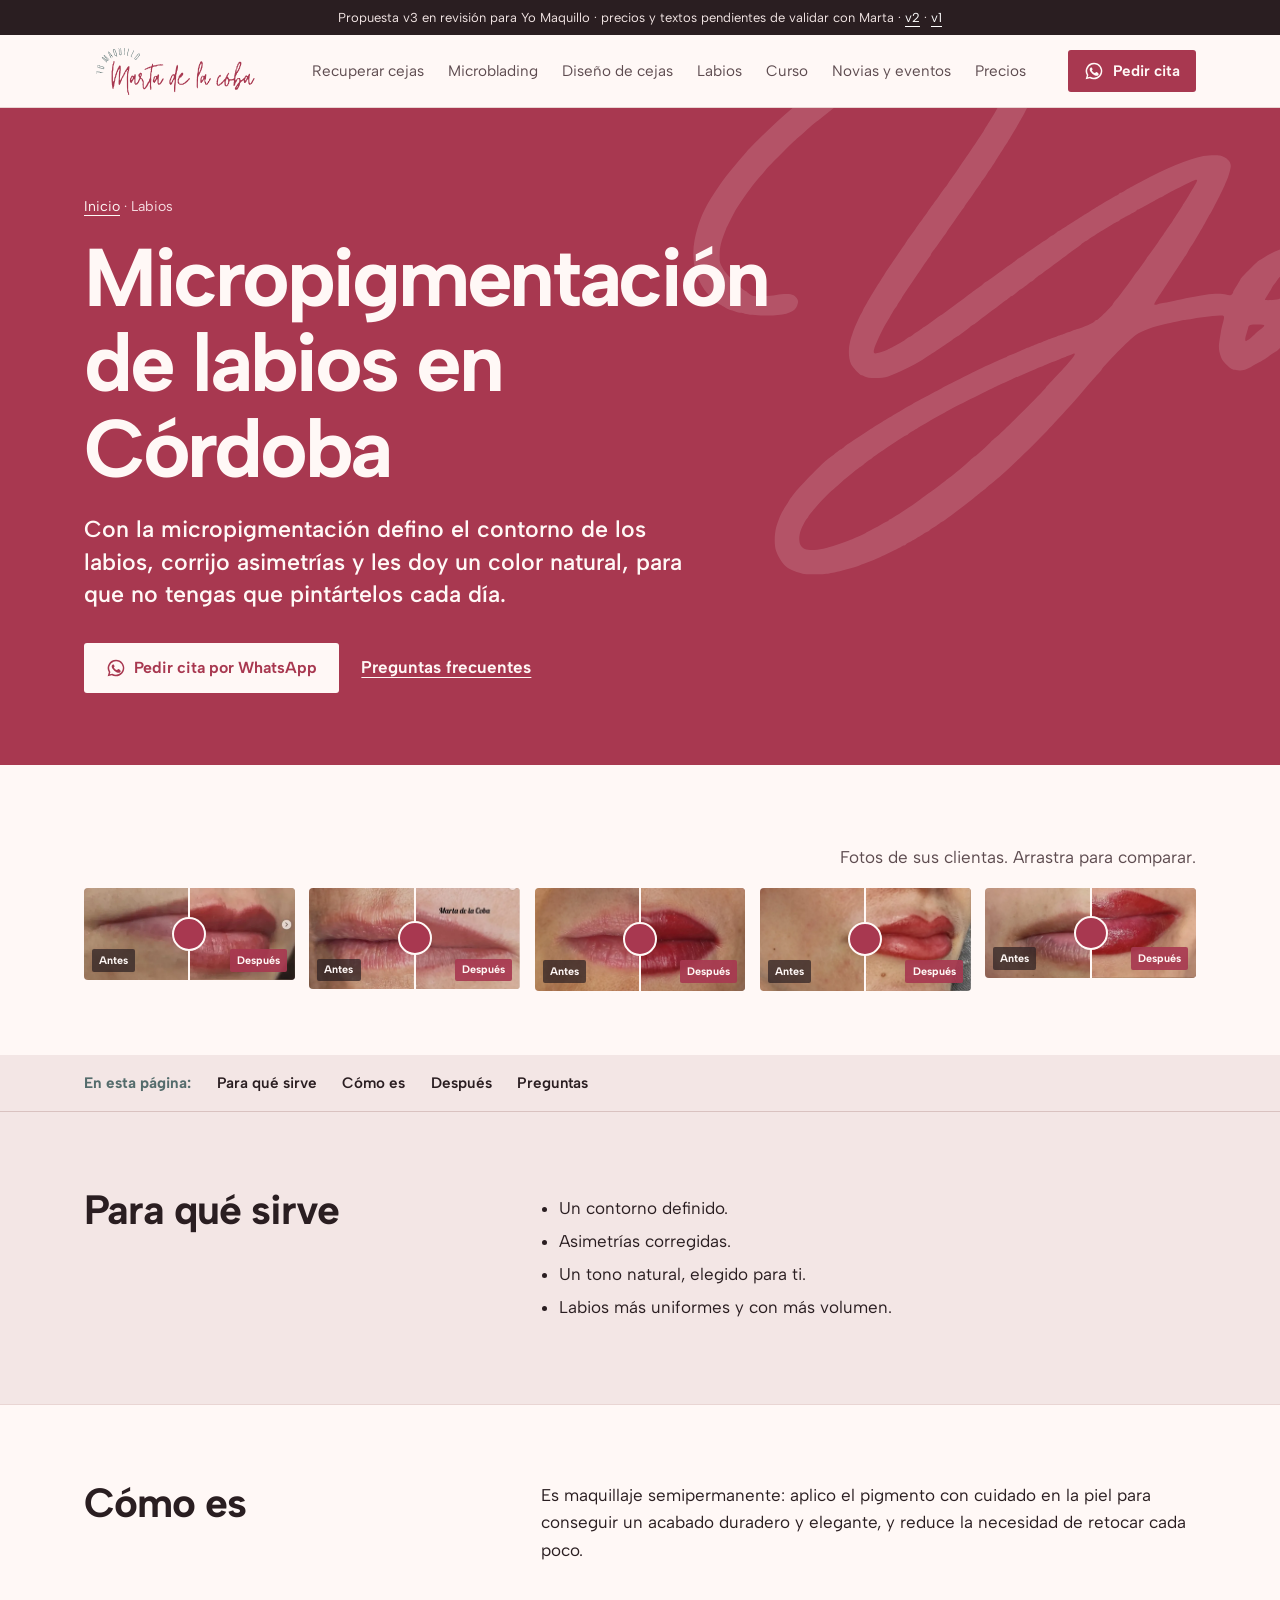
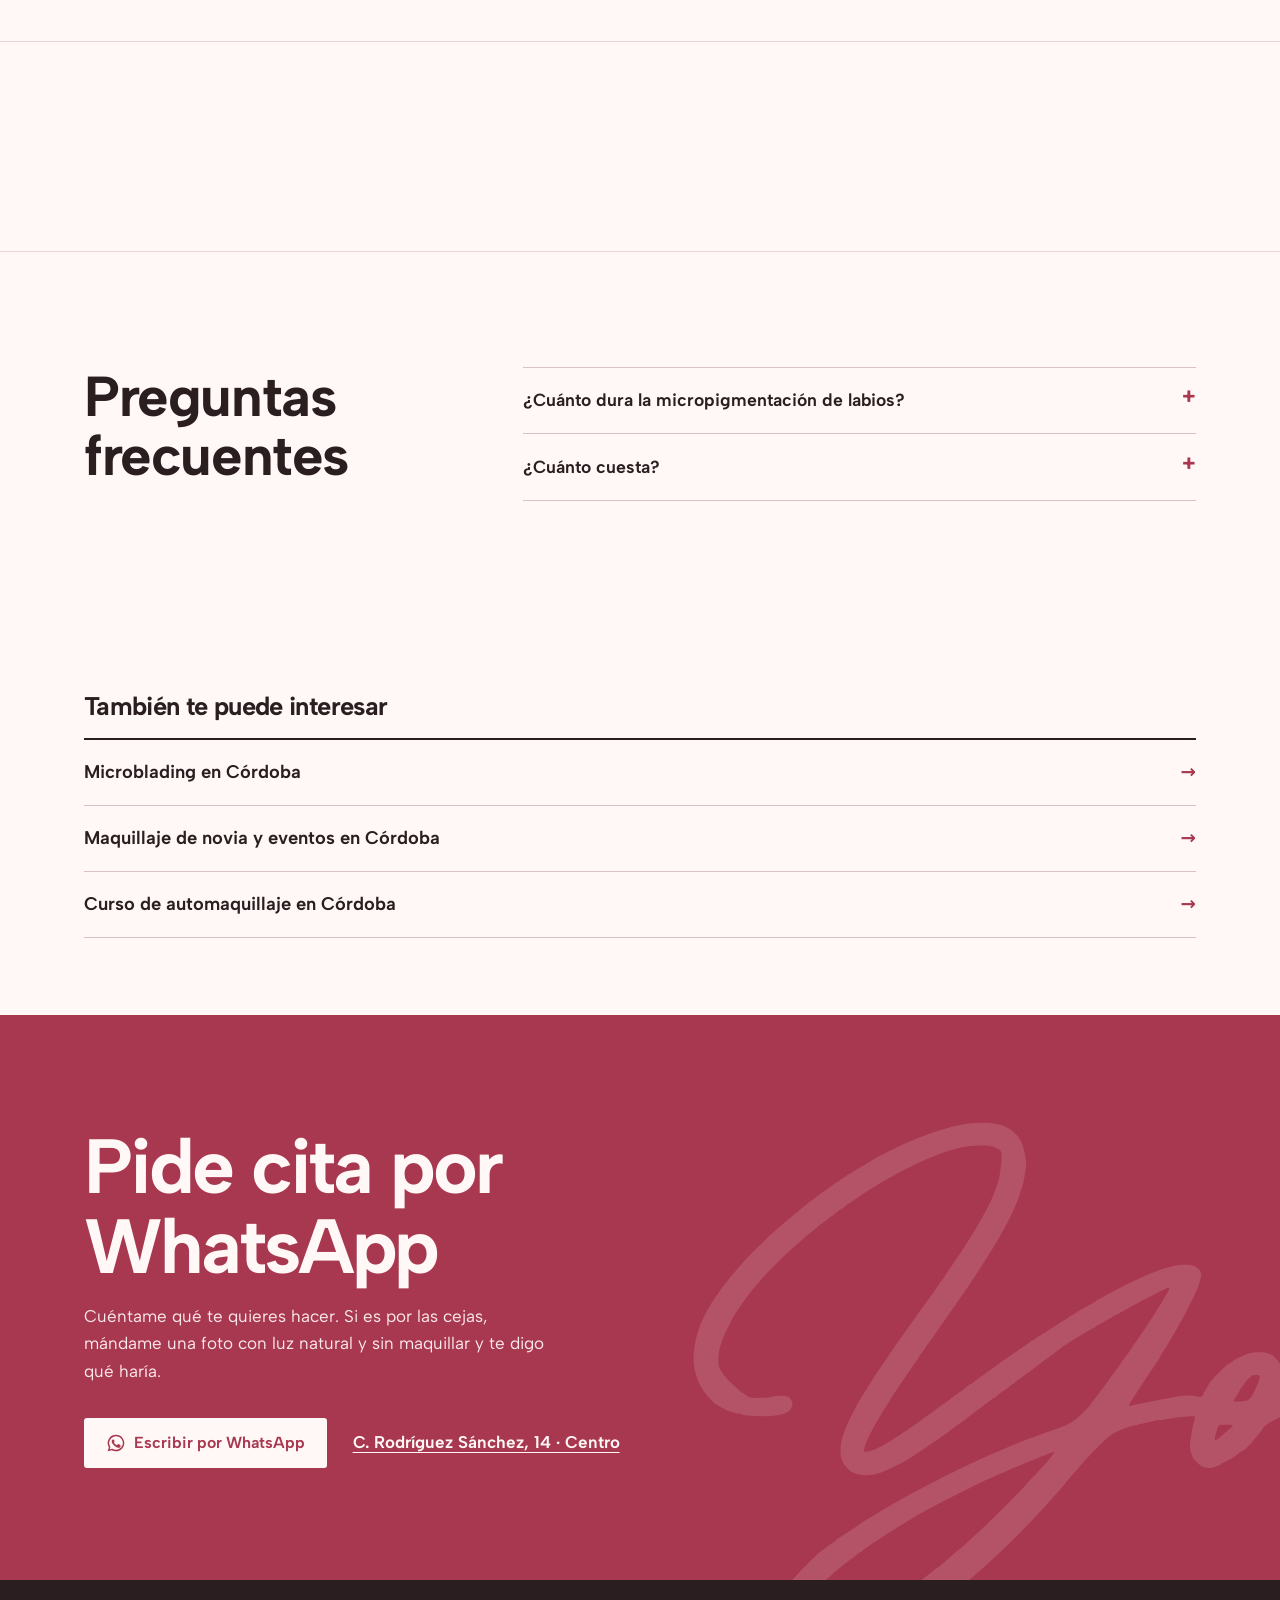
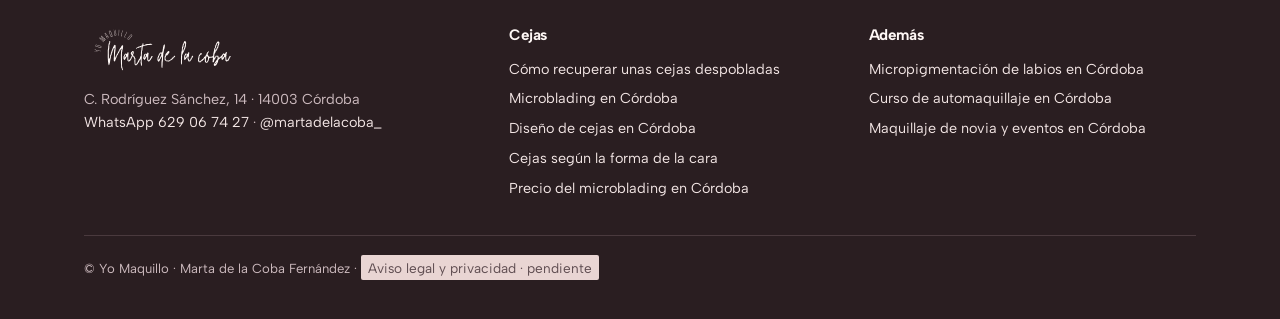
<file: micropigmentacion-labios-cordoba/index.html>
<!doctype html>
<html lang="es">
<head>
<meta charset="utf-8">
<meta name="viewport" content="width=device-width, initial-scale=1">
<title>Micropigmentación de labios en Córdoba · Yo Maquillo</title>
<meta name="description" content="Micropigmentación de labios en Córdoba: define el contorno, corrige asimetrías y aporta un tono natural adaptado a ti. Maquillaje semipermanente con Marta de la Coba.">
<meta name="robots" content="noindex, nofollow">
<link rel="canonical" href="https://yomaquillo.com/micropigmentacion-labios-cordoba/">
<meta property="og:title" content="Micropigmentación de labios en Córdoba · Yo Maquillo"><meta property="og:description" content="Micropigmentación de labios en Córdoba: define el contorno, corrige asimetrías y aporta un tono natural adaptado a ti. Maquillaje semipermanente con Marta de la Coba."><meta property="og:locale" content="es_ES"><meta property="og:type" content="website">
<meta name="theme-color" content="#A83850">
<link rel="icon" href="../img/yo.svg" type="image/svg+xml">
<link rel="preload" href="../fonts/albertsans-var-latin.woff2" as="font" type="font/woff2" crossorigin>
<link rel="stylesheet" href="../css/sitio.css">
<script type="application/ld+json">{"@context": "https://schema.org", "@graph": [{"@type": "BeautySalon", "@id": "https://yomaquillo.com/#negocio", "name": "Yo Maquillo", "founder": {"@type": "Person", "name": "Marta de la Coba Fernández"}, "url": "https://yomaquillo.com/", "telephone": "+34629067427", "address": {"@type": "PostalAddress", "streetAddress": "C. Rodríguez Sánchez, 14", "postalCode": "14003", "addressLocality": "Córdoba", "addressRegion": "Córdoba", "addressCountry": "ES"}, "geo": {"@type": "GeoCoordinates", "latitude": 37.8833732, "longitude": -4.7808561}, "sameAs": ["https://www.instagram.com/martadelacoba_/"], "aggregateRating": {"@type": "AggregateRating", "ratingValue": "4.6", "reviewCount": "14"}}, {"@type": "Service", "name": "Micropigmentación de labios en Córdoba", "description": "Micropigmentación de labios en Córdoba: define el contorno, corrige asimetrías y aporta un tono natural adaptado a ti. Maquillaje semipermanente con Marta de la Coba.", "provider": {"@id": "https://yomaquillo.com/#negocio"}, "areaServed": {"@type": "City", "name": "Córdoba"}, "url": "https://yomaquillo.com/micropigmentacion-labios-cordoba/"}, {"@type": "BreadcrumbList", "itemListElement": [{"@type": "ListItem", "position": 1, "name": "Inicio", "item": "https://yomaquillo.com/"}, {"@type": "ListItem", "position": 2, "name": "Micropigmentación de labios en Córdoba", "item": "https://yomaquillo.com/micropigmentacion-labios-cordoba/"}]}, {"@type": "FAQPage", "@id": "https://yomaquillo.com/micropigmentacion-labios-cordoba/#preguntas", "mainEntity": []}]}</script>
</head>
<body>
<svg width="0" height="0" style="position:absolute" aria-hidden="true"><symbol id="i-wa" viewBox="0 0 24 24"><path fill="currentColor" d="M12 2a10 10 0 0 0-8.6 15.1L2 22l5-1.3A10 10 0 1 0 12 2zm0 18.2a8.2 8.2 0 0 1-4.2-1.2l-.3-.2-3 .8.8-2.9-.2-.3A8.2 8.2 0 1 1 12 20.2zm4.5-6.1c-.2-.1-1.5-.7-1.7-.8-.2-.1-.4-.1-.6.1l-.8 1c-.1.2-.3.2-.5.1a6.7 6.7 0 0 1-3.3-2.9c-.3-.4.2-.4.7-1.3.1-.2 0-.3 0-.4l-.8-1.8c-.2-.5-.4-.4-.6-.4h-.5a1 1 0 0 0-.7.3 3 3 0 0 0-.9 2.2 5.2 5.2 0 0 0 1.1 2.8 11.9 11.9 0 0 0 4.6 4c1.7.7 2.3.8 3.2.7.5-.1 1.5-.6 1.8-1.2.2-.6.2-1.1.1-1.2l-.4-.3z"/></symbol></svg>
<div class="franja">Propuesta v3 en revisión para Yo Maquillo · precios y textos pendientes de validar con Marta · <a href="../v2/">v2</a> · <a href="../v1/">v1</a></div>
<header class="cab">
  <div class="env">
    <a href="../" aria-label="Yo Maquillo, inicio"><img class="logo" src="../img/logo.svg" alt="Yo Maquillo · Marta de la Coba" width="405" height="112"></a>
    <nav aria-label="Principal"><a href="../recuperar-cejas-despobladas/">Recuperar cejas</a><a href="../microblading-cordoba/">Microblading</a><a href="../diseno-de-cejas-cordoba/">Diseño de cejas</a><a href="../micropigmentacion-labios-cordoba/">Labios</a><a href="../curso-automaquillaje-cordoba/">Curso</a><a href="../maquillaje-novia-eventos-cordoba/">Novias y eventos</a><a href="../precio-microblading-cordoba/">Precios</a></nav>
    <a class="boton boton--marca" href="https://wa.me/34629067427?text=Hola%20Marta%2C%20quiero%20pedir%20cita" target="_blank" rel="noopener"><svg aria-hidden="true"><use href="#i-wa"/></svg>Pedir cita</a>
  </div>
</header>
<main>
<section class="cab-pagina">
  <img class="yo-fondo" src="../img/yo-claro.svg" alt="" width="300" height="300">
  <div class="env">
    <p class="migas"><a href="../">Inicio</a> · Labios</p>
    <h1>Micropigmentación de labios en Córdoba</h1>
    <p class="respuesta">Con la micropigmentación defino el contorno de los labios, corrijo asimetrías y les doy un color natural, para que no tengas que pintártelos cada día.</p>
    <div class="acciones"><a class="boton boton--claro" href="https://wa.me/34629067427?text=Hola%20Marta%2C%20quiero%20informaci%C3%B3n%20sobre%20la%20micropigmentaci%C3%B3n%20de%20labios." target="_blank" rel="noopener"><svg aria-hidden="true"><use href="#i-wa"/></svg>Pedir cita por WhatsApp</a><a class="enlace" href="#preguntas">Preguntas frecuentes</a></div>
  </div>
</section>
<section class="trabajos trabajos--pag"><div class="env"><div class="cabeza"><h2 data-r>Trabajos de Marta</h2><p>Fotos de sus clientas. Arrastra para comparar.</p></div><div class="ba-labios"><figure class="ba" style="--p:50%"><div class="ba-marco" style="aspect-ratio:677/295"><img src="../img/trabajos/labios-1-antes.webp" alt="Labios antes y después: antes" width="677" height="295" loading="lazy"><img class="ba-d" src="../img/trabajos/labios-1-despues.webp" alt="Labios antes y después: después" width="677" height="295" loading="lazy"><span class="ba-l">Antes</span><span class="ba-r">Después</span><span class="ba-linea" aria-hidden="true"></span><input type="range" min="0" max="100" value="50" aria-label="Labios antes y después: deslizar para comparar"></div></figure><figure class="ba" style="--p:50%"><div class="ba-marco" style="aspect-ratio:854/410"><img src="../img/trabajos/labios-2-antes.webp" alt="Labios antes y después: antes" width="854" height="410" loading="lazy"><img class="ba-d" src="../img/trabajos/labios-2-despues.webp" alt="Labios antes y después: después" width="854" height="410" loading="lazy"><span class="ba-l">Antes</span><span class="ba-r">Después</span><span class="ba-linea" aria-hidden="true"></span><input type="range" min="0" max="100" value="50" aria-label="Labios antes y después: deslizar para comparar"></div></figure><figure class="ba" style="--p:50%"><div class="ba-marco" style="aspect-ratio:900/439"><img src="../img/trabajos/labios-3-antes.webp" alt="Labios antes y después: antes" width="900" height="439" loading="lazy"><img class="ba-d" src="../img/trabajos/labios-3-despues.webp" alt="Labios antes y después: después" width="900" height="439" loading="lazy"><span class="ba-l">Antes</span><span class="ba-r">Después</span><span class="ba-linea" aria-hidden="true"></span><input type="range" min="0" max="100" value="50" aria-label="Labios antes y después: deslizar para comparar"></div></figure><figure class="ba" style="--p:50%"><div class="ba-marco" style="aspect-ratio:900/439"><img src="../img/trabajos/labios-4-antes.webp" alt="Labios antes y después: antes" width="900" height="439" loading="lazy"><img class="ba-d" src="../img/trabajos/labios-4-despues.webp" alt="Labios antes y después: después" width="900" height="439" loading="lazy"><span class="ba-l">Antes</span><span class="ba-r">Después</span><span class="ba-linea" aria-hidden="true"></span><input type="range" min="0" max="100" value="50" aria-label="Labios antes y después: deslizar para comparar"></div></figure><figure class="ba" style="--p:50%"><div class="ba-marco" style="aspect-ratio:900/383"><img src="../img/trabajos/labios-5-antes.webp" alt="Labios antes y después: antes" width="900" height="383" loading="lazy"><img class="ba-d" src="../img/trabajos/labios-5-despues.webp" alt="Labios antes y después: después" width="900" height="383" loading="lazy"><span class="ba-l">Antes</span><span class="ba-r">Después</span><span class="ba-linea" aria-hidden="true"></span><input type="range" min="0" max="100" value="50" aria-label="Labios antes y después: deslizar para comparar"></div></figure></div></div></section>
<nav class="indice" aria-label="En esta página"><div class="env"><b>En esta página:</b><a href="#para-que-sirve">Para qué sirve</a><a href="#como-es">Cómo es</a><a href="#despues">Después</a><a href="#preguntas">Preguntas</a></div></nav>

<section class="bloque bloque--rosa" id="para-que-sirve"><div class="env"><h2 data-r>Para qué sirve</h2><div class="cuerpo" data-r><ul><li>Un contorno definido.</li><li>Asimetrías corregidas.</li><li>Un tono natural, elegido para ti.</li><li>Labios más uniformes y con más volumen.</li></ul></div></div></section>
<section class="bloque" id="como-es"><div class="env"><h2 data-r>Cómo es</h2><div class="cuerpo" data-r><p>Es maquillaje semipermanente: aplico el pigmento con cuidado en la piel para conseguir un acabado duradero y elegante, y reduce la necesidad de retocar cada poco.</p></div></div></section>
<section class="bloque" id="despues"><div class="env"><h2 data-r>Después</h2><div class="cuerpo" data-r><p>Basta con seguir unas pautas de cuidado sencillas para mantener el color y la hidratación. Te las doy por escrito. <span class="pend">pautas pendientes de Marta</span></p></div></div></section>

<section class="preguntas" id="preguntas" aria-labelledby="t-preg">
  <div class="env">
    <h2 data-r id="t-preg">Preguntas frecuentes</h2>
    <div><details><summary>¿Cuánto dura la micropigmentación de labios?</summary><p>Te lo explico en la consulta según tu piel. <span class="pend">dato pendiente de Marta</span></p></details><details><summary>¿Cuánto cuesta?</summary><p><span class="pend">precio pendiente de Marta</span></p></details></div>
  </div>
</section>
<section class="relacionadas"><div class="env"><h2 data-r>También te puede interesar</h2><ul><li><a href="../microblading-cordoba/">Microblading en Córdoba<span>→</span></a></li><li><a href="../maquillaje-novia-eventos-cordoba/">Maquillaje de novia y eventos en Córdoba<span>→</span></a></li><li><a href="../curso-automaquillaje-cordoba/">Curso de automaquillaje en Córdoba<span>→</span></a></li></ul></div></section>
<section class="cierre" aria-labelledby="t-cierre">
  <img class="yo-fondo" src="../img/yo-claro.svg" alt="" width="300" height="300" loading="lazy">
  <div class="env">
    <h2 data-r id="t-cierre">Pide cita por WhatsApp</h2>
    <p>Cuéntame qué te quieres hacer. Si es por las cejas, mándame una foto con luz natural y sin maquillar y te digo qué haría.</p>
    <div class="acciones"><a class="boton boton--claro" href="https://wa.me/34629067427?text=Hola%20Marta%2C%20quiero%20informaci%C3%B3n%20sobre%20la%20micropigmentaci%C3%B3n%20de%20labios." target="_blank" rel="noopener"><svg aria-hidden="true"><use href="#i-wa"/></svg>Escribir por WhatsApp</a><a class="enlace" href="https://www.google.com/maps/place/Yo+Maquillo/@37.8833732,-4.7808561,17z" target="_blank" rel="noopener">C. Rodríguez Sánchez, 14 · Centro</a></div>
  </div>
</section>
</main>
<footer class="pie">
  <div class="env">
    <div><img src="../img/logo-claro.svg" alt="Yo Maquillo · Marta de la Coba" width="405" height="112" loading="lazy"><p style="margin-top:1rem">C. Rodríguez Sánchez, 14 · 14003 Córdoba<br><a href="https://wa.me/34629067427?text=Hola%20Marta">WhatsApp 629 06 74 27</a> · <a href="https://www.instagram.com/martadelacoba_/">@martadelacoba_</a></p></div>
    <div><h3>Cejas</h3><ul><li><a href="../recuperar-cejas-despobladas/">Cómo recuperar unas cejas despobladas</a></li><li><a href="../microblading-cordoba/">Microblading en Córdoba</a></li><li><a href="../diseno-de-cejas-cordoba/">Diseño de cejas en Córdoba</a></li><li><a href="../cejas-segun-forma-de-cara/">Cejas según la forma de la cara</a></li><li><a href="../precio-microblading-cordoba/">Precio del microblading en Córdoba</a></li></ul></div>
    <div><h3>Además</h3><ul><li><a href="../micropigmentacion-labios-cordoba/">Micropigmentación de labios en Córdoba</a></li><li><a href="../curso-automaquillaje-cordoba/">Curso de automaquillaje en Córdoba</a></li><li><a href="../maquillaje-novia-eventos-cordoba/">Maquillaje de novia y eventos en Córdoba</a></li></ul></div>
    <p class="legal">© Yo Maquillo · Marta de la Coba Fernández · <span class="pend">Aviso legal y privacidad · pendiente</span></p>
  </div>
</footer>
<div class="barra-cita"><a class="boton boton--marca" href="https://wa.me/34629067427?text=Hola%20Marta%2C%20quiero%20pedir%20cita" target="_blank" rel="noopener"><svg aria-hidden="true"><use href="#i-wa"/></svg>Pedir cita por WhatsApp</a></div>
<script src="../js/cejas.js" defer></script>
<script src="../js/disenador.js" defer></script>
</body>
</html>
</file>
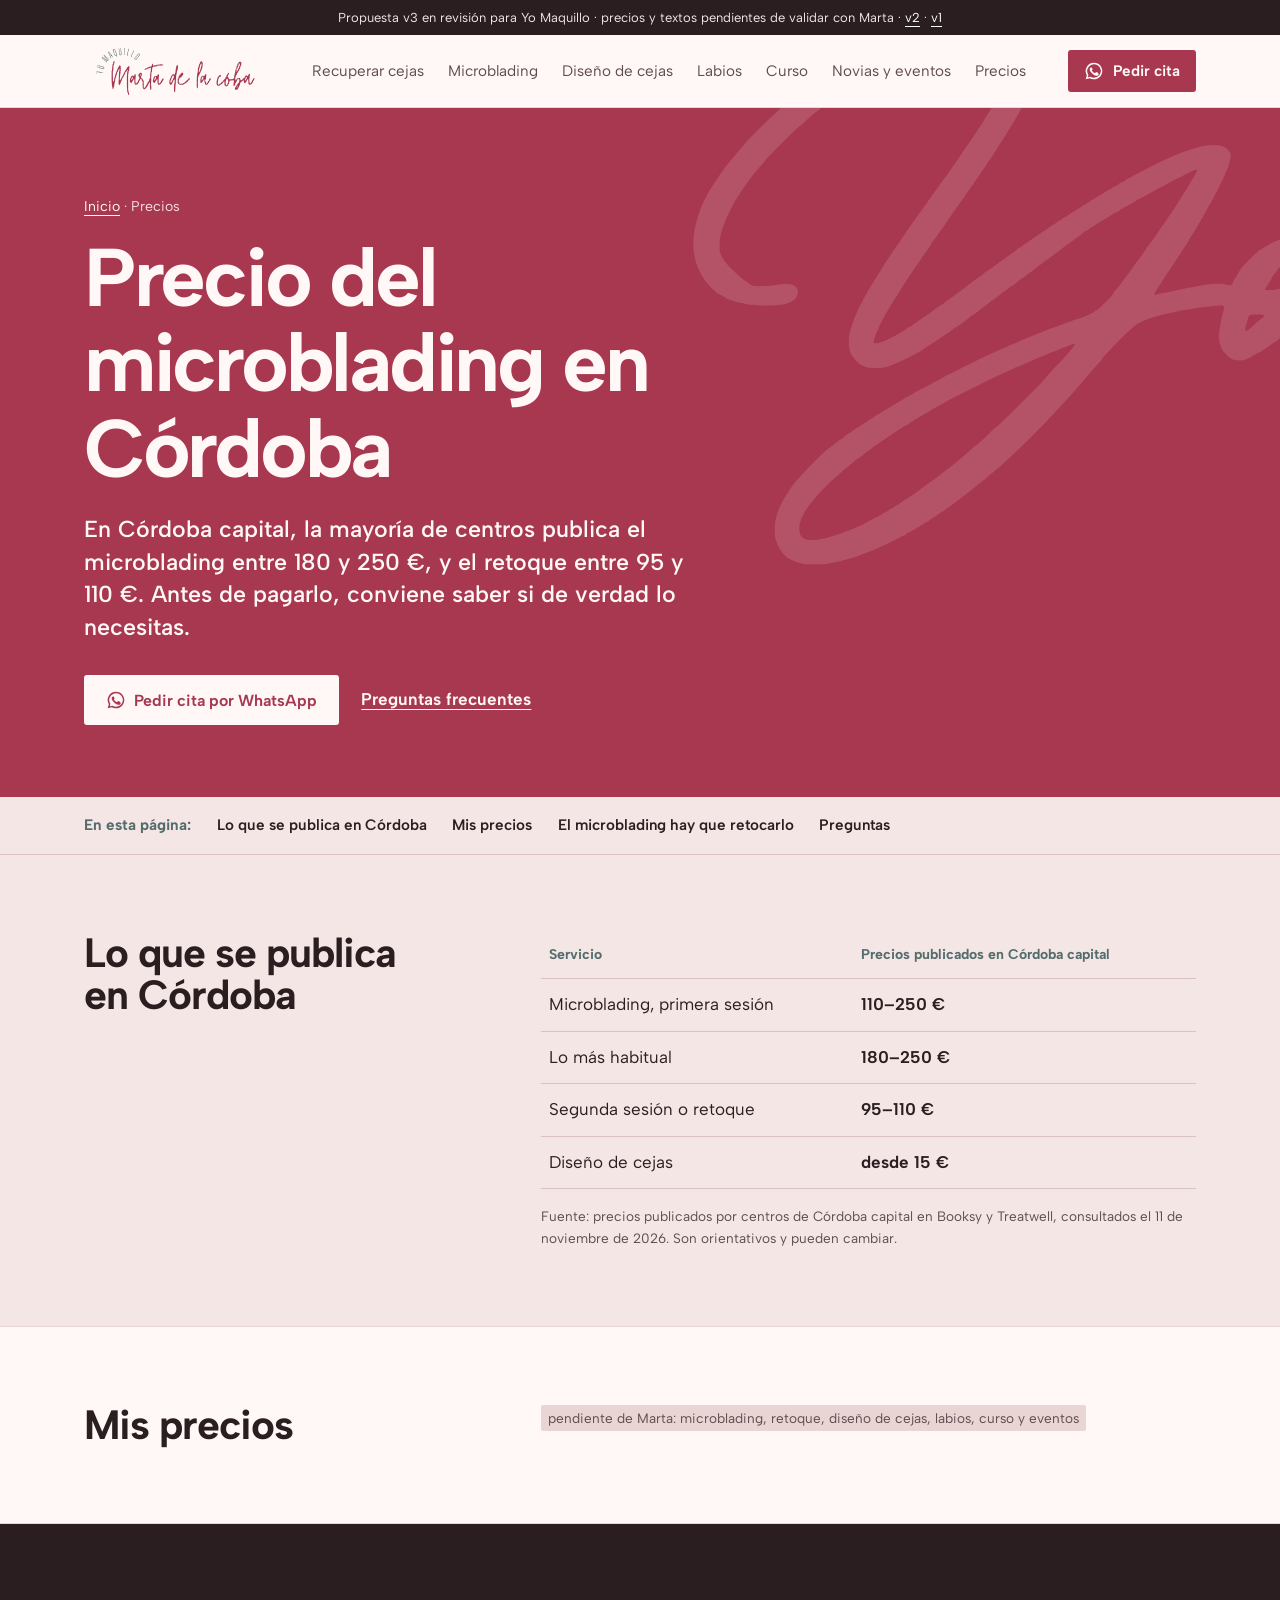
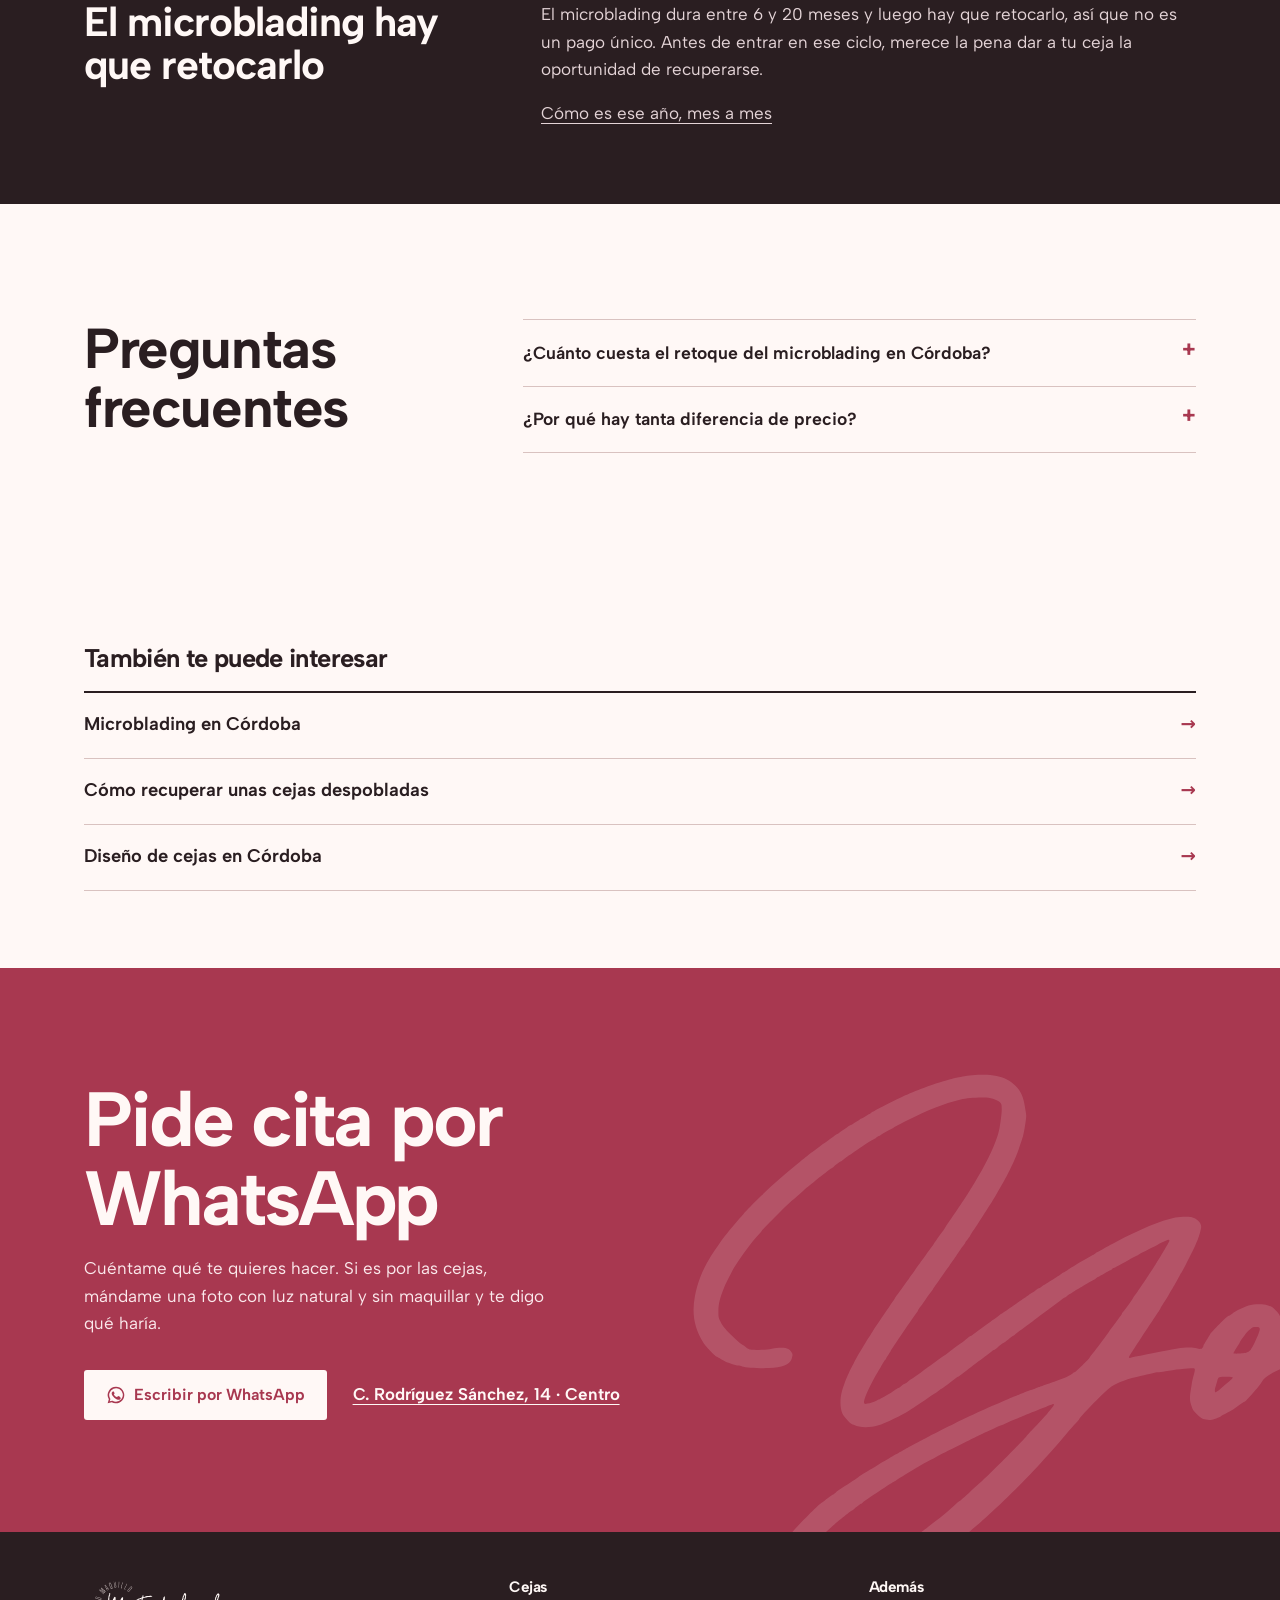
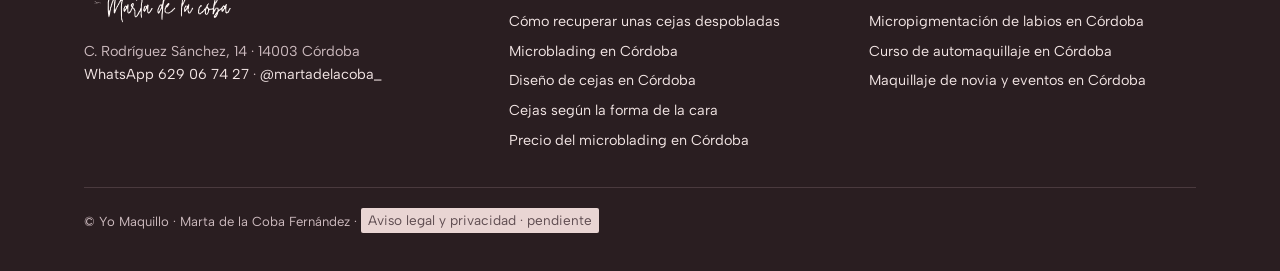
<file: precio-microblading-cordoba/index.html>
<!doctype html>
<html lang="es">
<head>
<meta charset="utf-8">
<meta name="viewport" content="width=device-width, initial-scale=1">
<title>Precio del microblading en Córdoba (2026) | Yo Maquillo</title>
<meta name="description" content="Cuánto cuesta el microblading en Córdoba capital según los precios publicados (noviembre 2026), qué incluye, cuánto cuesta el retoque y cuándo no hace falta pagarlo.">
<meta name="robots" content="noindex, nofollow">
<link rel="canonical" href="https://yomaquillo.com/precio-microblading-cordoba/">
<meta property="og:title" content="Precio del microblading en Córdoba (2026) | Yo Maquillo"><meta property="og:description" content="Cuánto cuesta el microblading en Córdoba capital según los precios publicados (noviembre 2026), qué incluye, cuánto cuesta el retoque y cuándo no hace falta pagarlo."><meta property="og:locale" content="es_ES"><meta property="og:type" content="website">
<meta name="theme-color" content="#A83850">
<link rel="icon" href="../img/yo.svg" type="image/svg+xml">
<link rel="preload" href="../fonts/albertsans-var-latin.woff2" as="font" type="font/woff2" crossorigin>
<link rel="stylesheet" href="../css/sitio.css">
<script type="application/ld+json">{"@context": "https://schema.org", "@graph": [{"@type": "BeautySalon", "@id": "https://yomaquillo.com/#negocio", "name": "Yo Maquillo", "founder": {"@type": "Person", "name": "Marta de la Coba Fernández"}, "url": "https://yomaquillo.com/", "telephone": "+34629067427", "address": {"@type": "PostalAddress", "streetAddress": "C. Rodríguez Sánchez, 14", "postalCode": "14003", "addressLocality": "Córdoba", "addressRegion": "Córdoba", "addressCountry": "ES"}, "geo": {"@type": "GeoCoordinates", "latitude": 37.8833732, "longitude": -4.7808561}, "sameAs": ["https://www.instagram.com/martadelacoba_/"], "aggregateRating": {"@type": "AggregateRating", "ratingValue": "4.6", "reviewCount": "14"}}, {"@type": "Service", "name": "Precio del microblading en Córdoba", "description": "Cuánto cuesta el microblading en Córdoba capital según los precios publicados (noviembre 2026), qué incluye, cuánto cuesta el retoque y cuándo no hace falta pagarlo.", "provider": {"@id": "https://yomaquillo.com/#negocio"}, "areaServed": {"@type": "City", "name": "Córdoba"}, "url": "https://yomaquillo.com/precio-microblading-cordoba/"}, {"@type": "BreadcrumbList", "itemListElement": [{"@type": "ListItem", "position": 1, "name": "Inicio", "item": "https://yomaquillo.com/"}, {"@type": "ListItem", "position": 2, "name": "Precio del microblading en Córdoba", "item": "https://yomaquillo.com/precio-microblading-cordoba/"}]}, {"@type": "FAQPage", "@id": "https://yomaquillo.com/precio-microblading-cordoba/#preguntas", "mainEntity": [{"@type": "Question", "name": "¿Cuánto cuesta el retoque del microblading en Córdoba?", "acceptedAnswer": {"@type": "Answer", "text": "Los precios publicados para la segunda sesión o el repaso van de 95 a 110 €."}}, {"@type": "Question", "name": "¿Por qué hay tanta diferencia de precio?", "acceptedAnswer": {"@type": "Answer", "text": "Influyen la técnica, la experiencia y lo que incluye cada centro (consulta, segunda sesión, repaso)."}}]}]}</script>
</head>
<body>
<svg width="0" height="0" style="position:absolute" aria-hidden="true"><symbol id="i-wa" viewBox="0 0 24 24"><path fill="currentColor" d="M12 2a10 10 0 0 0-8.6 15.1L2 22l5-1.3A10 10 0 1 0 12 2zm0 18.2a8.2 8.2 0 0 1-4.2-1.2l-.3-.2-3 .8.8-2.9-.2-.3A8.2 8.2 0 1 1 12 20.2zm4.5-6.1c-.2-.1-1.5-.7-1.7-.8-.2-.1-.4-.1-.6.1l-.8 1c-.1.2-.3.2-.5.1a6.7 6.7 0 0 1-3.3-2.9c-.3-.4.2-.4.7-1.3.1-.2 0-.3 0-.4l-.8-1.8c-.2-.5-.4-.4-.6-.4h-.5a1 1 0 0 0-.7.3 3 3 0 0 0-.9 2.2 5.2 5.2 0 0 0 1.1 2.8 11.9 11.9 0 0 0 4.6 4c1.7.7 2.3.8 3.2.7.5-.1 1.5-.6 1.8-1.2.2-.6.2-1.1.1-1.2l-.4-.3z"/></symbol></svg>
<div class="franja">Propuesta v3 en revisión para Yo Maquillo · precios y textos pendientes de validar con Marta · <a href="../v2/">v2</a> · <a href="../v1/">v1</a></div>
<header class="cab">
  <div class="env">
    <a href="../" aria-label="Yo Maquillo, inicio"><img class="logo" src="../img/logo.svg" alt="Yo Maquillo · Marta de la Coba" width="405" height="112"></a>
    <nav aria-label="Principal"><a href="../recuperar-cejas-despobladas/">Recuperar cejas</a><a href="../microblading-cordoba/">Microblading</a><a href="../diseno-de-cejas-cordoba/">Diseño de cejas</a><a href="../micropigmentacion-labios-cordoba/">Labios</a><a href="../curso-automaquillaje-cordoba/">Curso</a><a href="../maquillaje-novia-eventos-cordoba/">Novias y eventos</a><a href="../precio-microblading-cordoba/">Precios</a></nav>
    <a class="boton boton--marca" href="https://wa.me/34629067427?text=Hola%20Marta%2C%20quiero%20pedir%20cita" target="_blank" rel="noopener"><svg aria-hidden="true"><use href="#i-wa"/></svg>Pedir cita</a>
  </div>
</header>
<main>
<section class="cab-pagina">
  <img class="yo-fondo" src="../img/yo-claro.svg" alt="" width="300" height="300">
  <div class="env">
    <p class="migas"><a href="../">Inicio</a> · Precios</p>
    <h1>Precio del microblading en Córdoba</h1>
    <p class="respuesta">En Córdoba capital, la mayoría de centros publica el microblading entre 180 y 250 €, y el retoque entre 95 y 110 €. Antes de pagarlo, conviene saber si de verdad lo necesitas.</p>
    <div class="acciones"><a class="boton boton--claro" href="https://wa.me/34629067427?text=Hola%20Marta%2C%20quiero%20saber%20el%20precio%20del%20microblading%20y%20si%20lo%20necesito." target="_blank" rel="noopener"><svg aria-hidden="true"><use href="#i-wa"/></svg>Pedir cita por WhatsApp</a><a class="enlace" href="#preguntas">Preguntas frecuentes</a></div>
  </div>
</section>

<nav class="indice" aria-label="En esta página"><div class="env"><b>En esta página:</b><a href="#lo-que-se-publica-en-cordoba">Lo que se publica en Córdoba</a><a href="#mis-precios">Mis precios</a><a href="#el-microblading-hay-que-retocarlo">El microblading hay que retocarlo</a><a href="#preguntas">Preguntas</a></div></nav>

<section class="bloque bloque--rosa" id="lo-que-se-publica-en-cordoba"><div class="env"><h2 data-r>Lo que se publica en Córdoba</h2><div class="cuerpo" data-r><table class="tabla"><thead><tr><th>Servicio</th><th>Precios publicados en Córdoba capital</th></tr></thead><tbody><tr><td>Microblading, primera sesión</td><td>110–250 €</td></tr><tr><td>Lo más habitual</td><td>180–250 €</td></tr><tr><td>Segunda sesión o retoque</td><td>95–110 €</td></tr><tr><td>Diseño de cejas</td><td>desde 15 €</td></tr></tbody></table><p class="fuente">Fuente: precios publicados por centros de Córdoba capital en Booksy y Treatwell, consultados el 11 de noviembre de 2026. Son orientativos y pueden cambiar.</p></div></div></section>
<section class="bloque" id="mis-precios"><div class="env"><h2 data-r>Mis precios</h2><div class="cuerpo" data-r><p><span class="pend">pendiente de Marta: microblading, retoque, diseño de cejas, labios, curso y eventos</span></p></div></div></section>
<section class="bloque bloque--tinta" id="el-microblading-hay-que-retocarlo"><div class="env"><h2 data-r>El microblading hay que retocarlo</h2><div class="cuerpo" data-r><p>El microblading dura entre 6 y 20 meses y luego hay que retocarlo, así que no es un pago único. Antes de entrar en ese ciclo, merece la pena dar a tu ceja la oportunidad de recuperarse.</p><p><a href="../recuperar-cejas-despobladas/">Cómo es ese año, mes a mes</a></p></div></div></section>

<section class="preguntas" id="preguntas" aria-labelledby="t-preg">
  <div class="env">
    <h2 data-r id="t-preg">Preguntas frecuentes</h2>
    <div><details><summary>¿Cuánto cuesta el retoque del microblading en Córdoba?</summary><p>Los precios publicados para la segunda sesión o el repaso van de 95 a 110 €.</p></details><details><summary>¿Por qué hay tanta diferencia de precio?</summary><p>Influyen la técnica, la experiencia y lo que incluye cada centro (consulta, segunda sesión, repaso).</p></details></div>
  </div>
</section>
<section class="relacionadas"><div class="env"><h2 data-r>También te puede interesar</h2><ul><li><a href="../microblading-cordoba/">Microblading en Córdoba<span>→</span></a></li><li><a href="../recuperar-cejas-despobladas/">Cómo recuperar unas cejas despobladas<span>→</span></a></li><li><a href="../diseno-de-cejas-cordoba/">Diseño de cejas en Córdoba<span>→</span></a></li></ul></div></section>
<section class="cierre" aria-labelledby="t-cierre">
  <img class="yo-fondo" src="../img/yo-claro.svg" alt="" width="300" height="300" loading="lazy">
  <div class="env">
    <h2 data-r id="t-cierre">Pide cita por WhatsApp</h2>
    <p>Cuéntame qué te quieres hacer. Si es por las cejas, mándame una foto con luz natural y sin maquillar y te digo qué haría.</p>
    <div class="acciones"><a class="boton boton--claro" href="https://wa.me/34629067427?text=Hola%20Marta%2C%20quiero%20saber%20el%20precio%20del%20microblading%20y%20si%20lo%20necesito." target="_blank" rel="noopener"><svg aria-hidden="true"><use href="#i-wa"/></svg>Escribir por WhatsApp</a><a class="enlace" href="https://www.google.com/maps/place/Yo+Maquillo/@37.8833732,-4.7808561,17z" target="_blank" rel="noopener">C. Rodríguez Sánchez, 14 · Centro</a></div>
  </div>
</section>
</main>
<footer class="pie">
  <div class="env">
    <div><img src="../img/logo-claro.svg" alt="Yo Maquillo · Marta de la Coba" width="405" height="112" loading="lazy"><p style="margin-top:1rem">C. Rodríguez Sánchez, 14 · 14003 Córdoba<br><a href="https://wa.me/34629067427?text=Hola%20Marta">WhatsApp 629 06 74 27</a> · <a href="https://www.instagram.com/martadelacoba_/">@martadelacoba_</a></p></div>
    <div><h3>Cejas</h3><ul><li><a href="../recuperar-cejas-despobladas/">Cómo recuperar unas cejas despobladas</a></li><li><a href="../microblading-cordoba/">Microblading en Córdoba</a></li><li><a href="../diseno-de-cejas-cordoba/">Diseño de cejas en Córdoba</a></li><li><a href="../cejas-segun-forma-de-cara/">Cejas según la forma de la cara</a></li><li><a href="../precio-microblading-cordoba/">Precio del microblading en Córdoba</a></li></ul></div>
    <div><h3>Además</h3><ul><li><a href="../micropigmentacion-labios-cordoba/">Micropigmentación de labios en Córdoba</a></li><li><a href="../curso-automaquillaje-cordoba/">Curso de automaquillaje en Córdoba</a></li><li><a href="../maquillaje-novia-eventos-cordoba/">Maquillaje de novia y eventos en Córdoba</a></li></ul></div>
    <p class="legal">© Yo Maquillo · Marta de la Coba Fernández · <span class="pend">Aviso legal y privacidad · pendiente</span></p>
  </div>
</footer>
<div class="barra-cita"><a class="boton boton--marca" href="https://wa.me/34629067427?text=Hola%20Marta%2C%20quiero%20pedir%20cita" target="_blank" rel="noopener"><svg aria-hidden="true"><use href="#i-wa"/></svg>Pedir cita por WhatsApp</a></div>
<script src="../js/cejas.js" defer></script>
<script src="../js/disenador.js" defer></script>
</body>
</html>
</file>
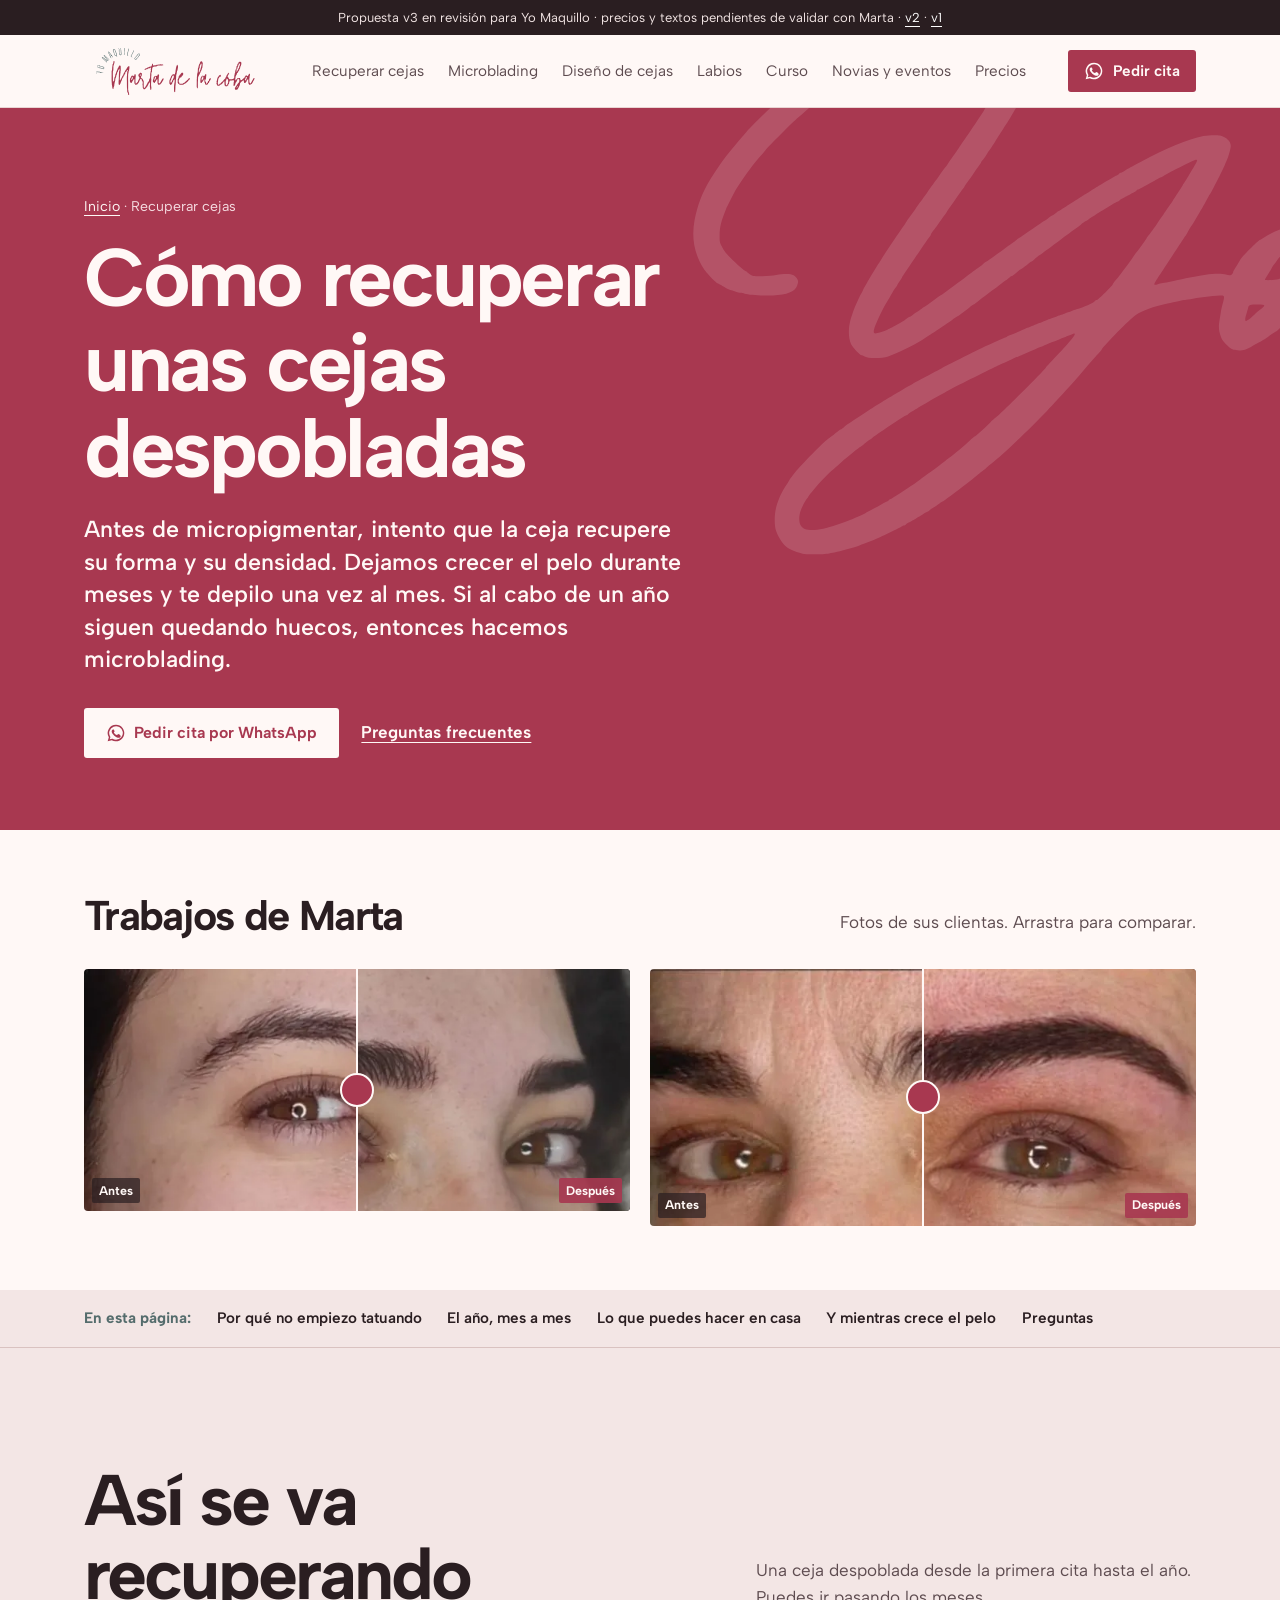
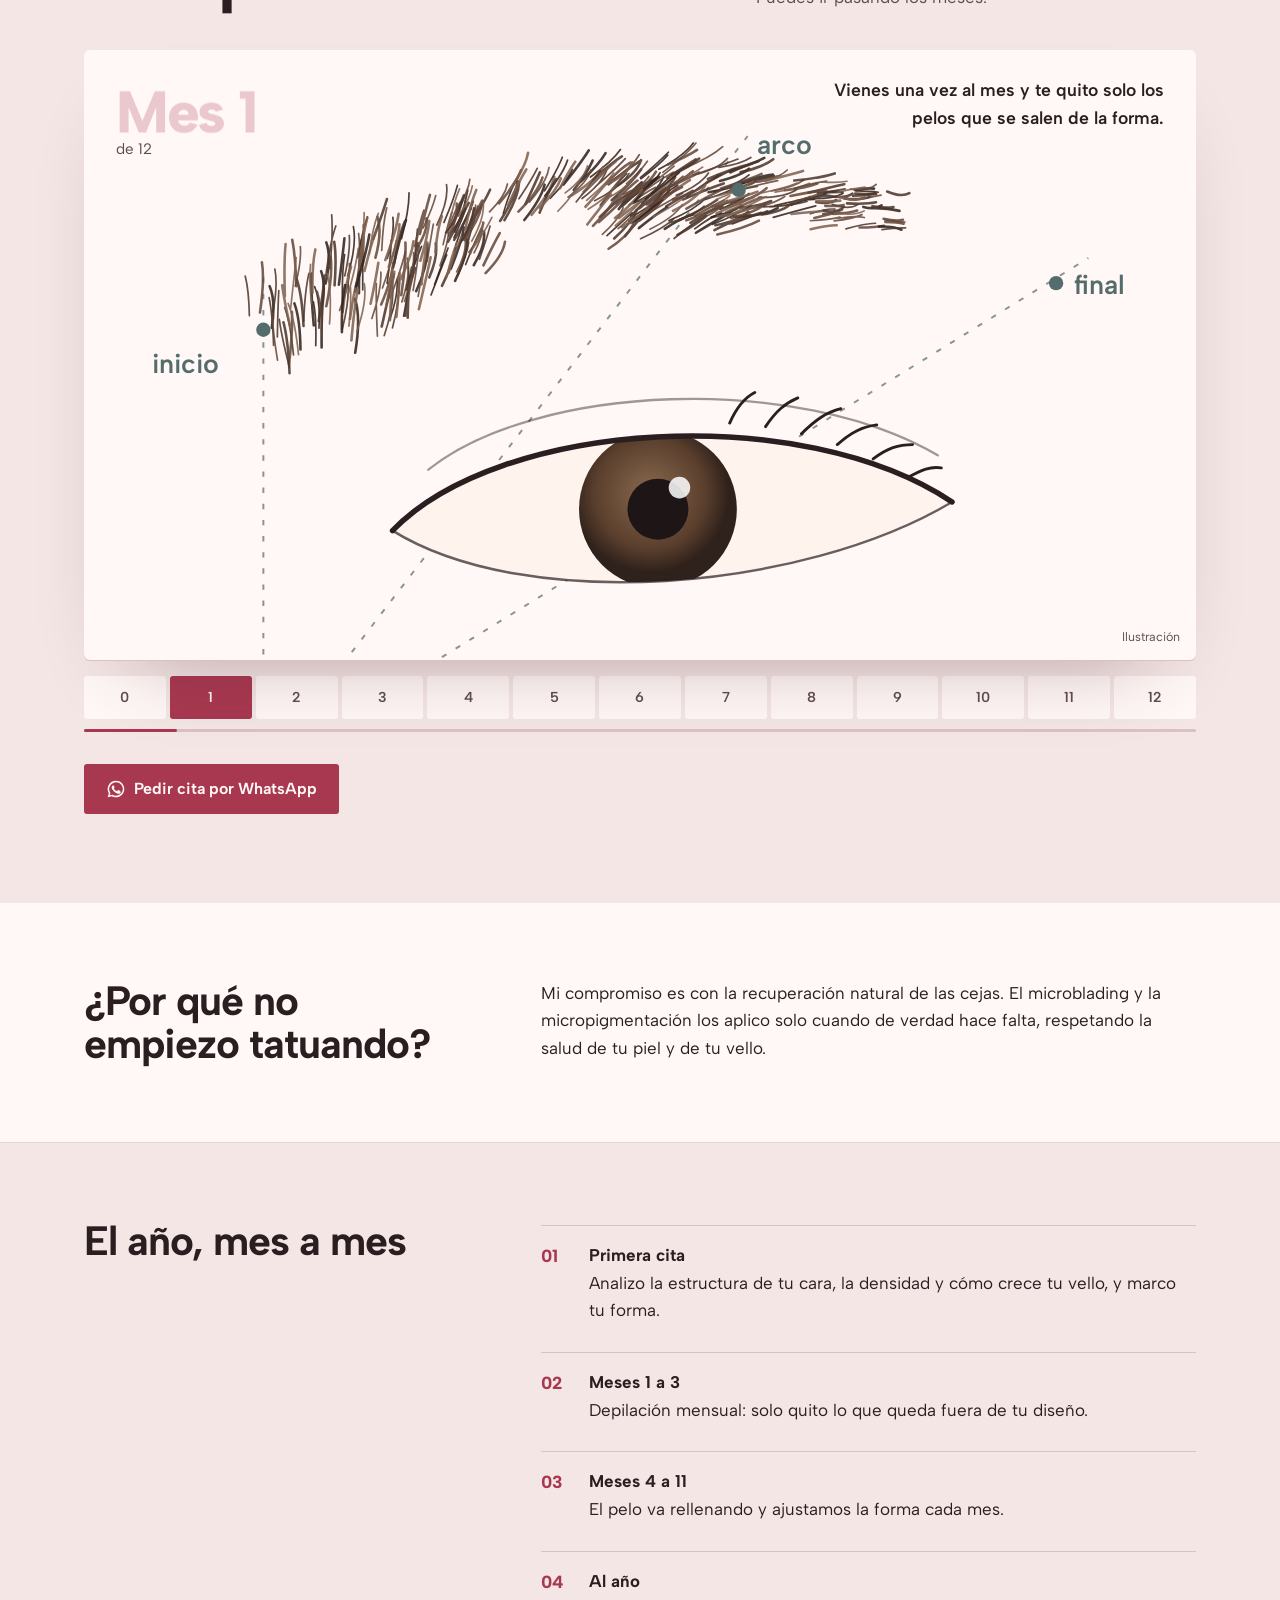
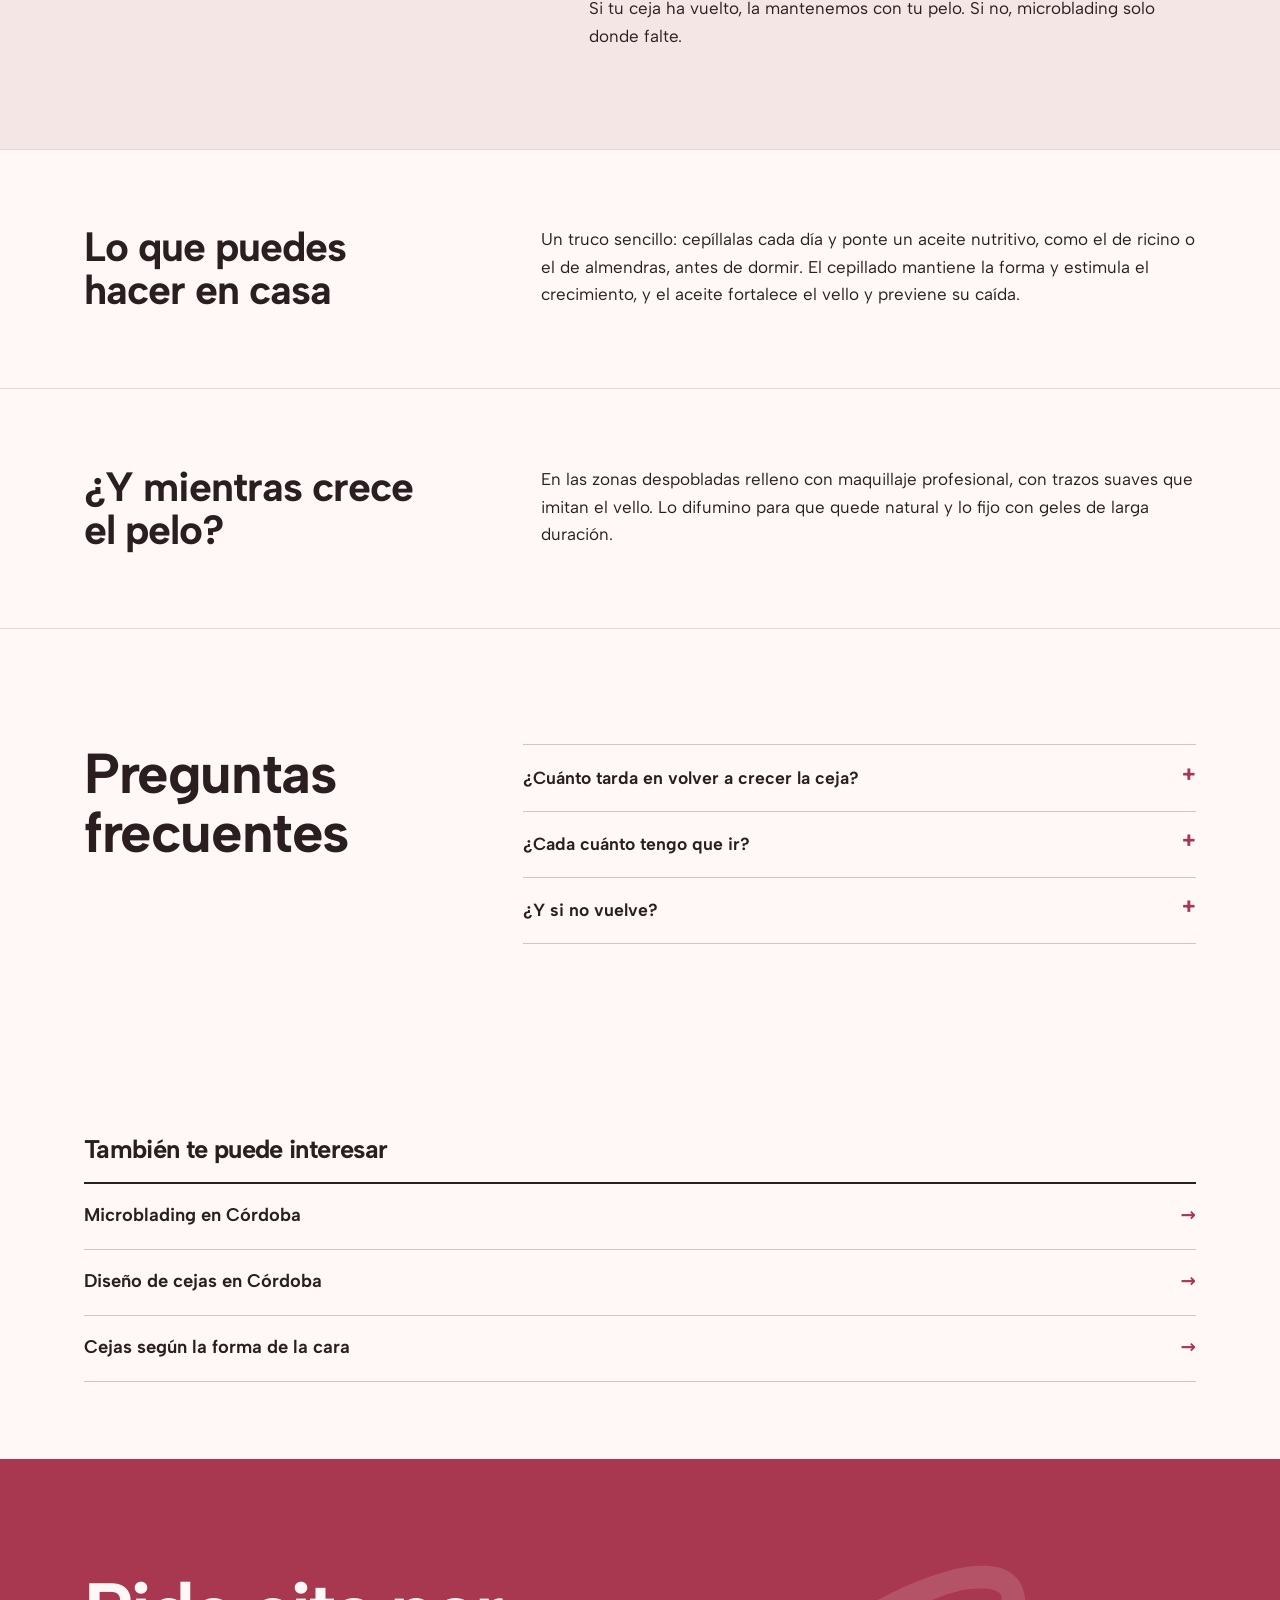
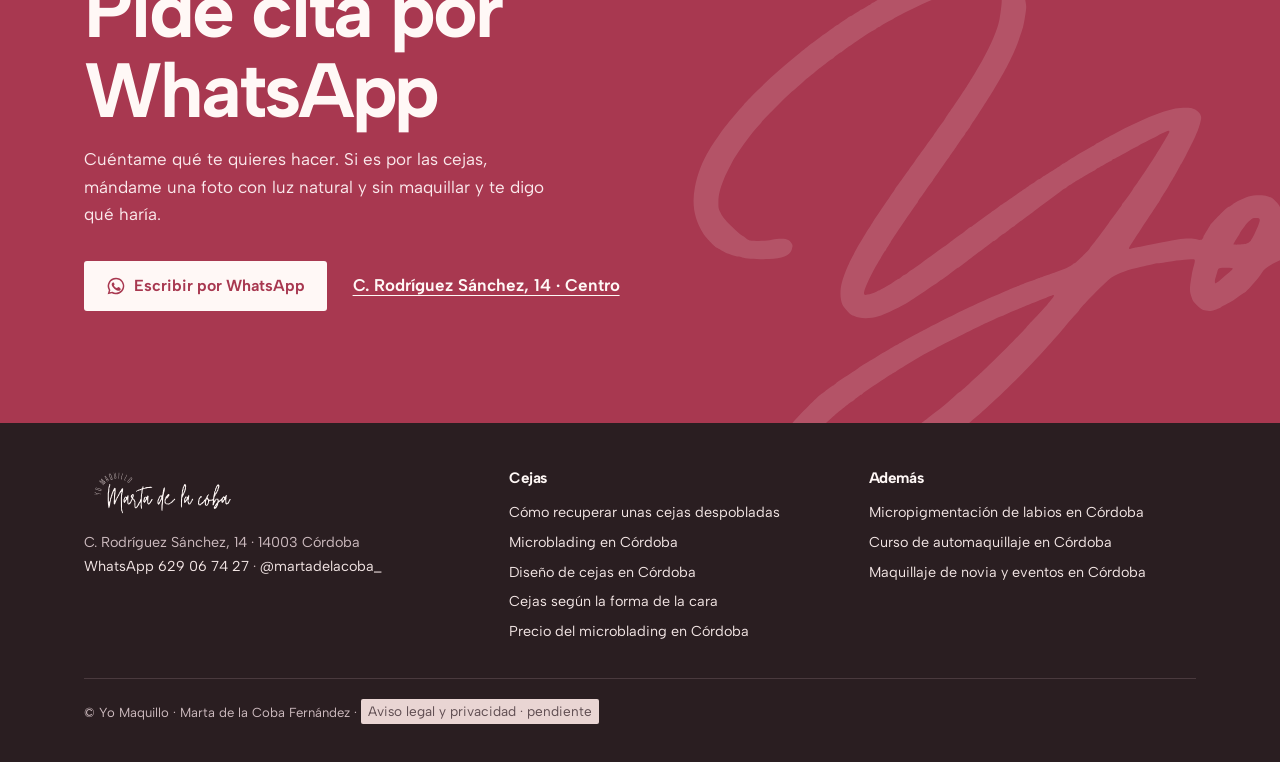
<file: recuperar-cejas-despobladas/index.html>
<!doctype html>
<html lang="es">
<head>
<meta charset="utf-8">
<meta name="viewport" content="width=device-width, initial-scale=1">
<title>Cejas despobladas: recupéralas antes de tatuar · Córdoba</title>
<meta name="description" content="Si tus cejas están finas o despobladas, primero intentamos que vuelva tu pelo: depilación mensual y cuidados durante un año. Solo si no vuelve, microblading. Córdoba centro.">
<meta name="robots" content="noindex, nofollow">
<link rel="canonical" href="https://yomaquillo.com/recuperar-cejas-despobladas/">
<meta property="og:title" content="Cejas despobladas: recupéralas antes de tatuar · Córdoba"><meta property="og:description" content="Si tus cejas están finas o despobladas, primero intentamos que vuelva tu pelo: depilación mensual y cuidados durante un año. Solo si no vuelve, microblading. Córdoba centro."><meta property="og:locale" content="es_ES"><meta property="og:type" content="website">
<meta name="theme-color" content="#A83850">
<link rel="icon" href="../img/yo.svg" type="image/svg+xml">
<link rel="preload" href="../fonts/albertsans-var-latin.woff2" as="font" type="font/woff2" crossorigin>
<link rel="stylesheet" href="../css/sitio.css">
<script type="application/ld+json">{"@context": "https://schema.org", "@graph": [{"@type": "BeautySalon", "@id": "https://yomaquillo.com/#negocio", "name": "Yo Maquillo", "founder": {"@type": "Person", "name": "Marta de la Coba Fernández"}, "url": "https://yomaquillo.com/", "telephone": "+34629067427", "address": {"@type": "PostalAddress", "streetAddress": "C. Rodríguez Sánchez, 14", "postalCode": "14003", "addressLocality": "Córdoba", "addressRegion": "Córdoba", "addressCountry": "ES"}, "geo": {"@type": "GeoCoordinates", "latitude": 37.8833732, "longitude": -4.7808561}, "sameAs": ["https://www.instagram.com/martadelacoba_/"], "aggregateRating": {"@type": "AggregateRating", "ratingValue": "4.6", "reviewCount": "14"}}, {"@type": "Service", "name": "Cómo recuperar unas cejas despobladas", "description": "Si tus cejas están finas o despobladas, primero intentamos que vuelva tu pelo: depilación mensual y cuidados durante un año. Solo si no vuelve, microblading. Córdoba centro.", "provider": {"@id": "https://yomaquillo.com/#negocio"}, "areaServed": {"@type": "City", "name": "Córdoba"}, "url": "https://yomaquillo.com/recuperar-cejas-despobladas/"}, {"@type": "BreadcrumbList", "itemListElement": [{"@type": "ListItem", "position": 1, "name": "Inicio", "item": "https://yomaquillo.com/"}, {"@type": "ListItem", "position": 2, "name": "Cómo recuperar unas cejas despobladas", "item": "https://yomaquillo.com/recuperar-cejas-despobladas/"}]}, {"@type": "FAQPage", "@id": "https://yomaquillo.com/recuperar-cejas-despobladas/#preguntas", "mainEntity": [{"@type": "Question", "name": "¿Cada cuánto tengo que ir?", "acceptedAnswer": {"@type": "Answer", "text": "Hago depilaciones mensuales para ir afinando la forma mientras crece."}}, {"@type": "Question", "name": "¿Y si no vuelve?", "acceptedAnswer": {"@type": "Answer", "text": "Entonces valoramos el microblading, solo donde de verdad haga falta."}}]}]}</script>
</head>
<body>
<svg width="0" height="0" style="position:absolute" aria-hidden="true"><symbol id="i-wa" viewBox="0 0 24 24"><path fill="currentColor" d="M12 2a10 10 0 0 0-8.6 15.1L2 22l5-1.3A10 10 0 1 0 12 2zm0 18.2a8.2 8.2 0 0 1-4.2-1.2l-.3-.2-3 .8.8-2.9-.2-.3A8.2 8.2 0 1 1 12 20.2zm4.5-6.1c-.2-.1-1.5-.7-1.7-.8-.2-.1-.4-.1-.6.1l-.8 1c-.1.2-.3.2-.5.1a6.7 6.7 0 0 1-3.3-2.9c-.3-.4.2-.4.7-1.3.1-.2 0-.3 0-.4l-.8-1.8c-.2-.5-.4-.4-.6-.4h-.5a1 1 0 0 0-.7.3 3 3 0 0 0-.9 2.2 5.2 5.2 0 0 0 1.1 2.8 11.9 11.9 0 0 0 4.6 4c1.7.7 2.3.8 3.2.7.5-.1 1.5-.6 1.8-1.2.2-.6.2-1.1.1-1.2l-.4-.3z"/></symbol></svg>
<div class="franja">Propuesta v3 en revisión para Yo Maquillo · precios y textos pendientes de validar con Marta · <a href="../v2/">v2</a> · <a href="../v1/">v1</a></div>
<header class="cab">
  <div class="env">
    <a href="../" aria-label="Yo Maquillo, inicio"><img class="logo" src="../img/logo.svg" alt="Yo Maquillo · Marta de la Coba" width="405" height="112"></a>
    <nav aria-label="Principal"><a href="../recuperar-cejas-despobladas/">Recuperar cejas</a><a href="../microblading-cordoba/">Microblading</a><a href="../diseno-de-cejas-cordoba/">Diseño de cejas</a><a href="../micropigmentacion-labios-cordoba/">Labios</a><a href="../curso-automaquillaje-cordoba/">Curso</a><a href="../maquillaje-novia-eventos-cordoba/">Novias y eventos</a><a href="../precio-microblading-cordoba/">Precios</a></nav>
    <a class="boton boton--marca" href="https://wa.me/34629067427?text=Hola%20Marta%2C%20quiero%20pedir%20cita" target="_blank" rel="noopener"><svg aria-hidden="true"><use href="#i-wa"/></svg>Pedir cita</a>
  </div>
</header>
<main>
<section class="cab-pagina">
  <img class="yo-fondo" src="../img/yo-claro.svg" alt="" width="300" height="300">
  <div class="env">
    <p class="migas"><a href="../">Inicio</a> · Recuperar cejas</p>
    <h1>Cómo recuperar unas cejas despobladas</h1>
    <p class="respuesta">Antes de micropigmentar, intento que la ceja recupere su forma y su densidad. Dejamos crecer el pelo durante meses y te depilo una vez al mes. Si al cabo de un año siguen quedando huecos, entonces hacemos microblading.</p>
    <div class="acciones"><a class="boton boton--claro" href="https://wa.me/34629067427?text=Hola%20Marta%2C%20tengo%20las%20cejas%20despobladas%20y%20quiero%20intentar%20recuperarlas." target="_blank" rel="noopener"><svg aria-hidden="true"><use href="#i-wa"/></svg>Pedir cita por WhatsApp</a><a class="enlace" href="#preguntas">Preguntas frecuentes</a></div>
  </div>
</section>
<section class="trabajos trabajos--pag"><div class="env"><div class="cabeza"><h2 data-r>Trabajos de Marta</h2><p>Fotos de sus clientas. Arrastra para comparar.</p></div><div class="ba-cejas"><figure class="ba" style="--p:50%"><div class="ba-marco" style="aspect-ratio:678/301"><img src="../img/trabajos/cejas-1-antes.webp" alt="Cejas de una clienta antes y después: antes" width="678" height="301" loading="lazy"><img class="ba-d" src="../img/trabajos/cejas-1-despues.webp" alt="Cejas de una clienta antes y después: después" width="678" height="301" loading="lazy"><span class="ba-l">Antes</span><span class="ba-r">Después</span><span class="ba-linea" aria-hidden="true"></span><input type="range" min="0" max="100" value="50" aria-label="Cejas de una clienta antes y después: deslizar para comparar"></div></figure><figure class="ba" style="--p:50%"><div class="ba-marco" style="aspect-ratio:678/319"><img src="../img/trabajos/cejas-2-antes.webp" alt="Cejas de otra clienta antes y después: antes" width="678" height="319" loading="lazy"><img class="ba-d" src="../img/trabajos/cejas-2-despues.webp" alt="Cejas de otra clienta antes y después: después" width="678" height="319" loading="lazy"><span class="ba-l">Antes</span><span class="ba-r">Después</span><span class="ba-linea" aria-hidden="true"></span><input type="range" min="0" max="100" value="50" aria-label="Cejas de otra clienta antes y después: deslizar para comparar"></div></figure></div></div></section>
<nav class="indice" aria-label="En esta página"><div class="env"><b>En esta página:</b><a href="#por-que-no-empiezo-tatuando">Por qué no empiezo tatuando</a><a href="#el-ano-mes-a-mes">El año, mes a mes</a><a href="#lo-que-puedes-hacer-en-casa">Lo que puedes hacer en casa</a><a href="#y-mientras-crece-el-pelo">Y mientras crece el pelo</a><a href="#preguntas">Preguntas</a></div></nav>
<section class="anio" id="anio" aria-labelledby="t-anio">
  <div class="env">
    <div class="cabeza"><h2 data-r id="t-anio">Así se va recuperando</h2><p>Una ceja despoblada desde la primera cita hasta el año. Puedes ir pasando los meses.</p></div>
    <div class="lienzo" data-r data-anio>
      <div class="rotulo-mes"><b data-rotulo>Al año</b><span data-sub>si el pelo ha vuelto a salir</span></div>
      <p class="que-pasa" data-que>Ya tienes la ceja hecha con tu propio pelo.</p>
      <svg class="ceja-grande" viewBox="200 70 620 340" role="img" aria-label="Ilustración de una ceja que recupera su pelo a lo largo de doce meses, sobre un ojo">
        <defs><clipPath id="ojo"><path d="M372 338C432 276 600 266 684 322C600 372 446 384 372 338Z"/></clipPath><radialGradient id="iris" cx=".45" cy=".4"><stop offset="0" stop-color="#8A6A4E"/><stop offset=".7" stop-color="#5A3F2D"/><stop offset="1" stop-color="#2F211B"/></radialGradient></defs>
        <g fill="none" stroke="#546C6C" stroke-width="1.1" stroke-dasharray="3 6" opacity=".7"><line x1="300" y1="470" x2="300" y2="196"/><line x1="300" y1="470" x2="570" y2="118"/><line x1="300" y1="470" x2="760" y2="186"/></g>
        <g data-pelo></g>
        <g data-mb style="opacity:0"></g>
        <g clip-path="url(#ojo)"><rect x="360" y="260" width="340" height="140" fill="#FFF3EE"/><circle cx="520" cy="326" r="44" fill="url(#iris)"/><circle cx="520" cy="326" r="17" fill="#1E1517"/><circle cx="532" cy="314" r="6" fill="#fff" opacity=".85"/></g>
        <g fill="none" stroke="#2A1E21" stroke-linecap="round"><path d="M372 338C432 276 600 266 684 322" stroke-width="3"/><path d="M372 338C446 384 600 372 684 322" stroke-width="1.4" opacity=".7"/><path d="M392 304C452 256 598 250 676 296" stroke-width="1.3" opacity=".45"/>
          <path d="M600 284c8-8 14-12 22-14M620 290c8-7 14-10 22-11M640 298c8-6 14-8 22-8M660 308c7-4 12-6 18-5M580 280c6-9 11-13 18-16M560 278c4-9 8-14 14-17" stroke-width="1.6"/></g>
        <g fill="#546C6C" font-family="Albert Sans,sans-serif" font-size="15" font-weight="600"><circle cx="300" cy="226" r="4"/><circle cx="565" cy="148" r="4"/><circle cx="742" cy="200" r="4"/><text x="238" y="250">inicio</text><text x="575" y="128">arco</text><text x="752" y="206">final</text></g>
      </svg>
      <span class="aviso">Ilustración</span>
    </div>
    <div class="meses" role="group" aria-label="Meses"><button type="button" aria-pressed="false" aria-label="Primera cita">0</button><button type="button" aria-pressed="false" aria-label="Mes 1">1</button><button type="button" aria-pressed="false" aria-label="Mes 2">2</button><button type="button" aria-pressed="false" aria-label="Mes 3">3</button><button type="button" aria-pressed="false" aria-label="Mes 4">4</button><button type="button" aria-pressed="false" aria-label="Mes 5">5</button><button type="button" aria-pressed="false" aria-label="Mes 6">6</button><button type="button" aria-pressed="false" aria-label="Mes 7">7</button><button type="button" aria-pressed="false" aria-label="Mes 8">8</button><button type="button" aria-pressed="false" aria-label="Mes 9">9</button><button type="button" aria-pressed="false" aria-label="Mes 10">10</button><button type="button" aria-pressed="false" aria-label="Mes 11">11</button><button type="button" aria-pressed="false" aria-label="Mes 12">12</button></div><div class="progreso" aria-hidden="true"><span></span></div>
    <div class="final-doble" hidden><span>Al cabo de un año:</span><button type="button" data-final="vuelve" aria-pressed="true">Ha vuelto a salir</button><button type="button" data-final="no" aria-pressed="false">Siguen los huecos</button></div>
    <p style="margin-top:2rem"><a class="boton boton--marca" href="https://wa.me/34629067427?text=Hola%20Marta%2C%20tengo%20las%20cejas%20despobladas%20y%20quiero%20intentar%20recuperarlas." target="_blank" rel="noopener"><svg aria-hidden="true"><use href="#i-wa"/></svg>Pedir cita por WhatsApp</a></p>
  </div>
</section>
<section class="bloque" id="por-que-no-empiezo-tatuando"><div class="env"><h2 data-r>¿Por qué no empiezo tatuando?</h2><div class="cuerpo" data-r><p>Mi compromiso es con la recuperación natural de las cejas. El microblading y la micropigmentación los aplico solo cuando de verdad hace falta, respetando la salud de tu piel y de tu vello.</p></div></div></section>
<section class="bloque bloque--rosa" id="el-ano-mes-a-mes"><div class="env"><h2 data-r>El año, mes a mes</h2><div class="cuerpo" data-r><ol class="pasos"><li><span><b>Primera cita</b>Analizo la estructura de tu cara, la densidad y cómo crece tu vello, y marco tu forma.</span></li><li><span><b>Meses 1 a 3</b>Depilación mensual: solo quito lo que queda fuera de tu diseño.</span></li><li><span><b>Meses 4 a 11</b>El pelo va rellenando y ajustamos la forma cada mes.</span></li><li><span><b>Al año</b>Si tu ceja ha vuelto, la mantenemos con tu pelo. Si no, microblading solo donde falte.</span></li></ol></div></div></section>
<section class="bloque" id="lo-que-puedes-hacer-en-casa"><div class="env"><h2 data-r>Lo que puedes hacer en casa</h2><div class="cuerpo" data-r><p>Un truco sencillo: cepíllalas cada día y ponte un aceite nutritivo, como el de ricino o el de almendras, antes de dormir. El cepillado mantiene la forma y estimula el crecimiento, y el aceite fortalece el vello y previene su caída.</p></div></div></section>
<section class="bloque" id="y-mientras-crece-el-pelo"><div class="env"><h2 data-r>¿Y mientras crece el pelo?</h2><div class="cuerpo" data-r><p>En las zonas despobladas relleno con maquillaje profesional, con trazos suaves que imitan el vello. Lo difumino para que quede natural y lo fijo con geles de larga duración.</p></div></div></section>

<section class="preguntas" id="preguntas" aria-labelledby="t-preg">
  <div class="env">
    <h2 data-r id="t-preg">Preguntas frecuentes</h2>
    <div><details><summary>¿Cuánto tarda en volver a crecer la ceja?</summary><p>Depende de cada persona. Por eso nos damos hasta un año antes de plantear la micropigmentación.</p></details><details><summary>¿Cada cuánto tengo que ir?</summary><p>Hago depilaciones mensuales para ir afinando la forma mientras crece.</p></details><details><summary>¿Y si no vuelve?</summary><p>Entonces valoramos el microblading, solo donde de verdad haga falta.</p></details></div>
  </div>
</section>
<section class="relacionadas"><div class="env"><h2 data-r>También te puede interesar</h2><ul><li><a href="../microblading-cordoba/">Microblading en Córdoba<span>→</span></a></li><li><a href="../diseno-de-cejas-cordoba/">Diseño de cejas en Córdoba<span>→</span></a></li><li><a href="../cejas-segun-forma-de-cara/">Cejas según la forma de la cara<span>→</span></a></li></ul></div></section>
<section class="cierre" aria-labelledby="t-cierre">
  <img class="yo-fondo" src="../img/yo-claro.svg" alt="" width="300" height="300" loading="lazy">
  <div class="env">
    <h2 data-r id="t-cierre">Pide cita por WhatsApp</h2>
    <p>Cuéntame qué te quieres hacer. Si es por las cejas, mándame una foto con luz natural y sin maquillar y te digo qué haría.</p>
    <div class="acciones"><a class="boton boton--claro" href="https://wa.me/34629067427?text=Hola%20Marta%2C%20tengo%20las%20cejas%20despobladas%20y%20quiero%20intentar%20recuperarlas." target="_blank" rel="noopener"><svg aria-hidden="true"><use href="#i-wa"/></svg>Escribir por WhatsApp</a><a class="enlace" href="https://www.google.com/maps/place/Yo+Maquillo/@37.8833732,-4.7808561,17z" target="_blank" rel="noopener">C. Rodríguez Sánchez, 14 · Centro</a></div>
  </div>
</section>
</main>
<footer class="pie">
  <div class="env">
    <div><img src="../img/logo-claro.svg" alt="Yo Maquillo · Marta de la Coba" width="405" height="112" loading="lazy"><p style="margin-top:1rem">C. Rodríguez Sánchez, 14 · 14003 Córdoba<br><a href="https://wa.me/34629067427?text=Hola%20Marta">WhatsApp 629 06 74 27</a> · <a href="https://www.instagram.com/martadelacoba_/">@martadelacoba_</a></p></div>
    <div><h3>Cejas</h3><ul><li><a href="../recuperar-cejas-despobladas/">Cómo recuperar unas cejas despobladas</a></li><li><a href="../microblading-cordoba/">Microblading en Córdoba</a></li><li><a href="../diseno-de-cejas-cordoba/">Diseño de cejas en Córdoba</a></li><li><a href="../cejas-segun-forma-de-cara/">Cejas según la forma de la cara</a></li><li><a href="../precio-microblading-cordoba/">Precio del microblading en Córdoba</a></li></ul></div>
    <div><h3>Además</h3><ul><li><a href="../micropigmentacion-labios-cordoba/">Micropigmentación de labios en Córdoba</a></li><li><a href="../curso-automaquillaje-cordoba/">Curso de automaquillaje en Córdoba</a></li><li><a href="../maquillaje-novia-eventos-cordoba/">Maquillaje de novia y eventos en Córdoba</a></li></ul></div>
    <p class="legal">© Yo Maquillo · Marta de la Coba Fernández · <span class="pend">Aviso legal y privacidad · pendiente</span></p>
  </div>
</footer>
<div class="barra-cita"><a class="boton boton--marca" href="https://wa.me/34629067427?text=Hola%20Marta%2C%20quiero%20pedir%20cita" target="_blank" rel="noopener"><svg aria-hidden="true"><use href="#i-wa"/></svg>Pedir cita por WhatsApp</a></div>
<script src="../js/cejas.js" defer></script>
<script src="../js/disenador.js" defer></script>
</body>
</html>
</file>
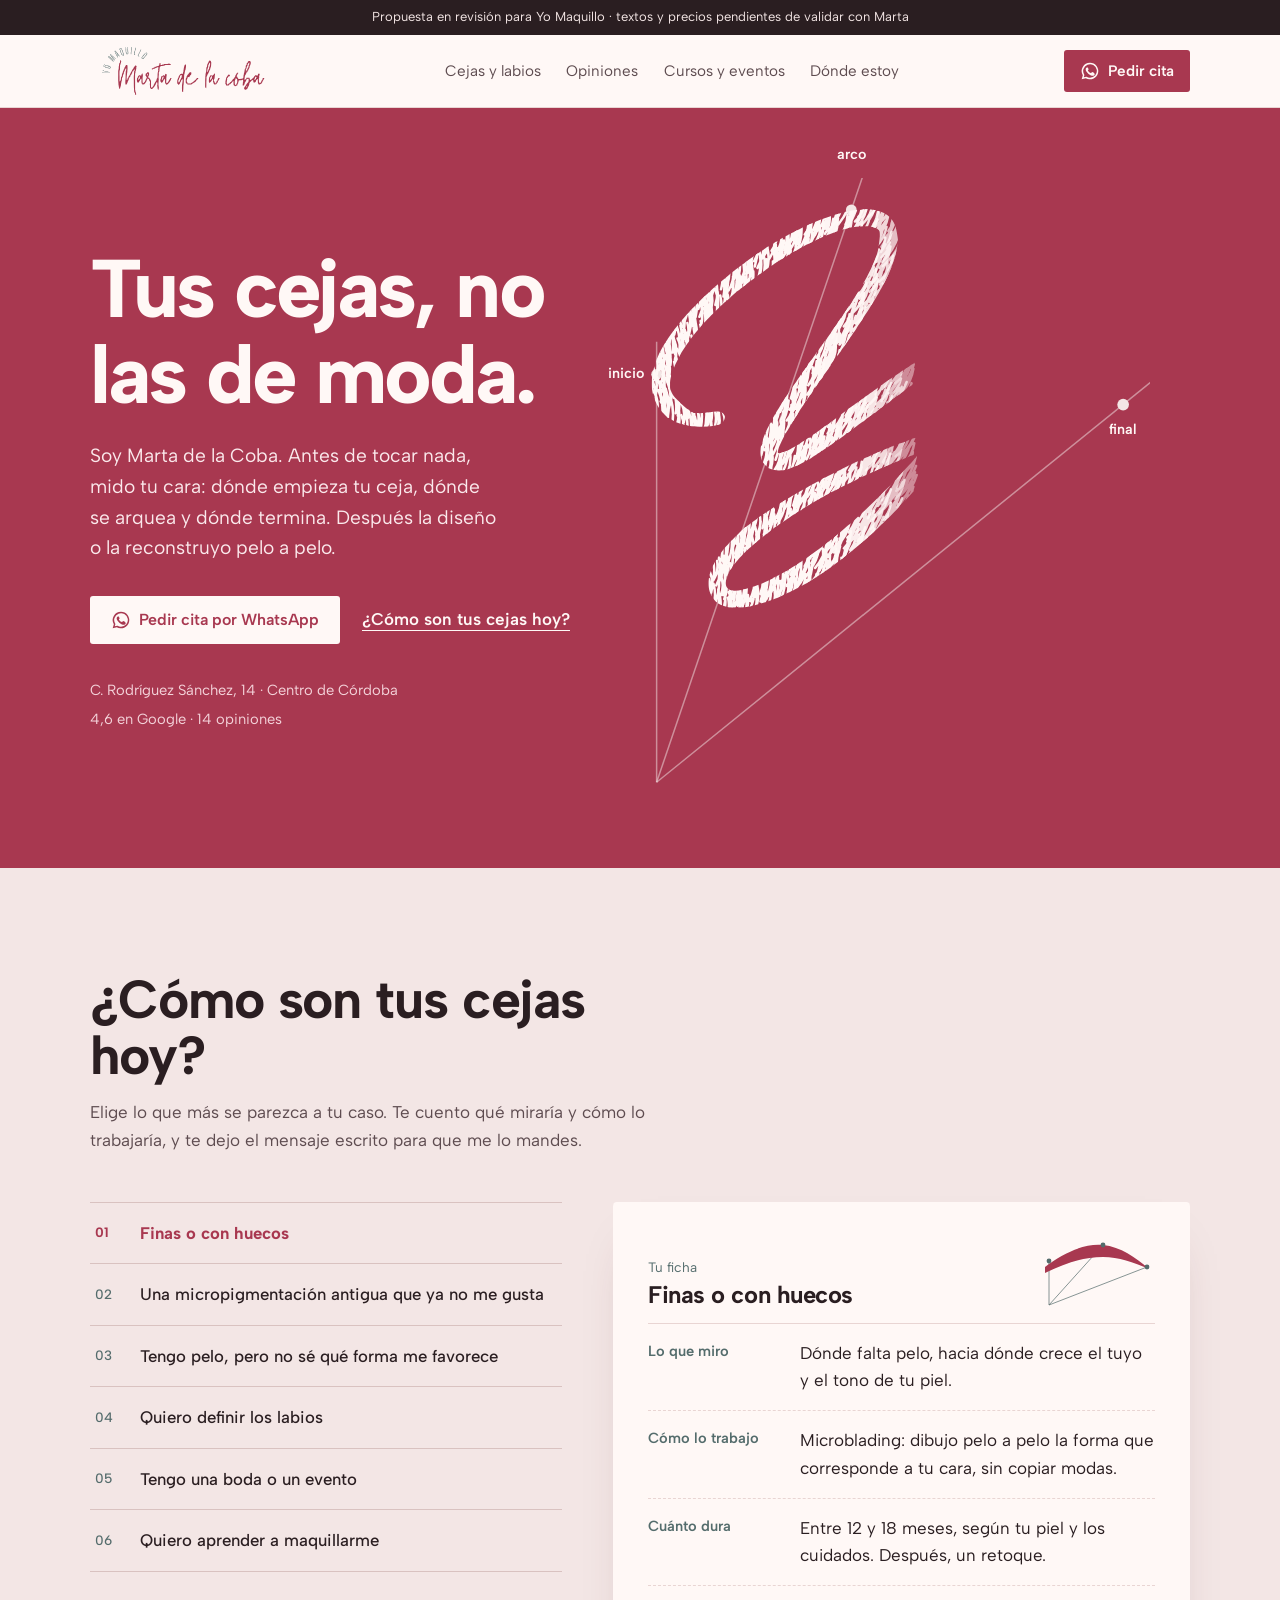
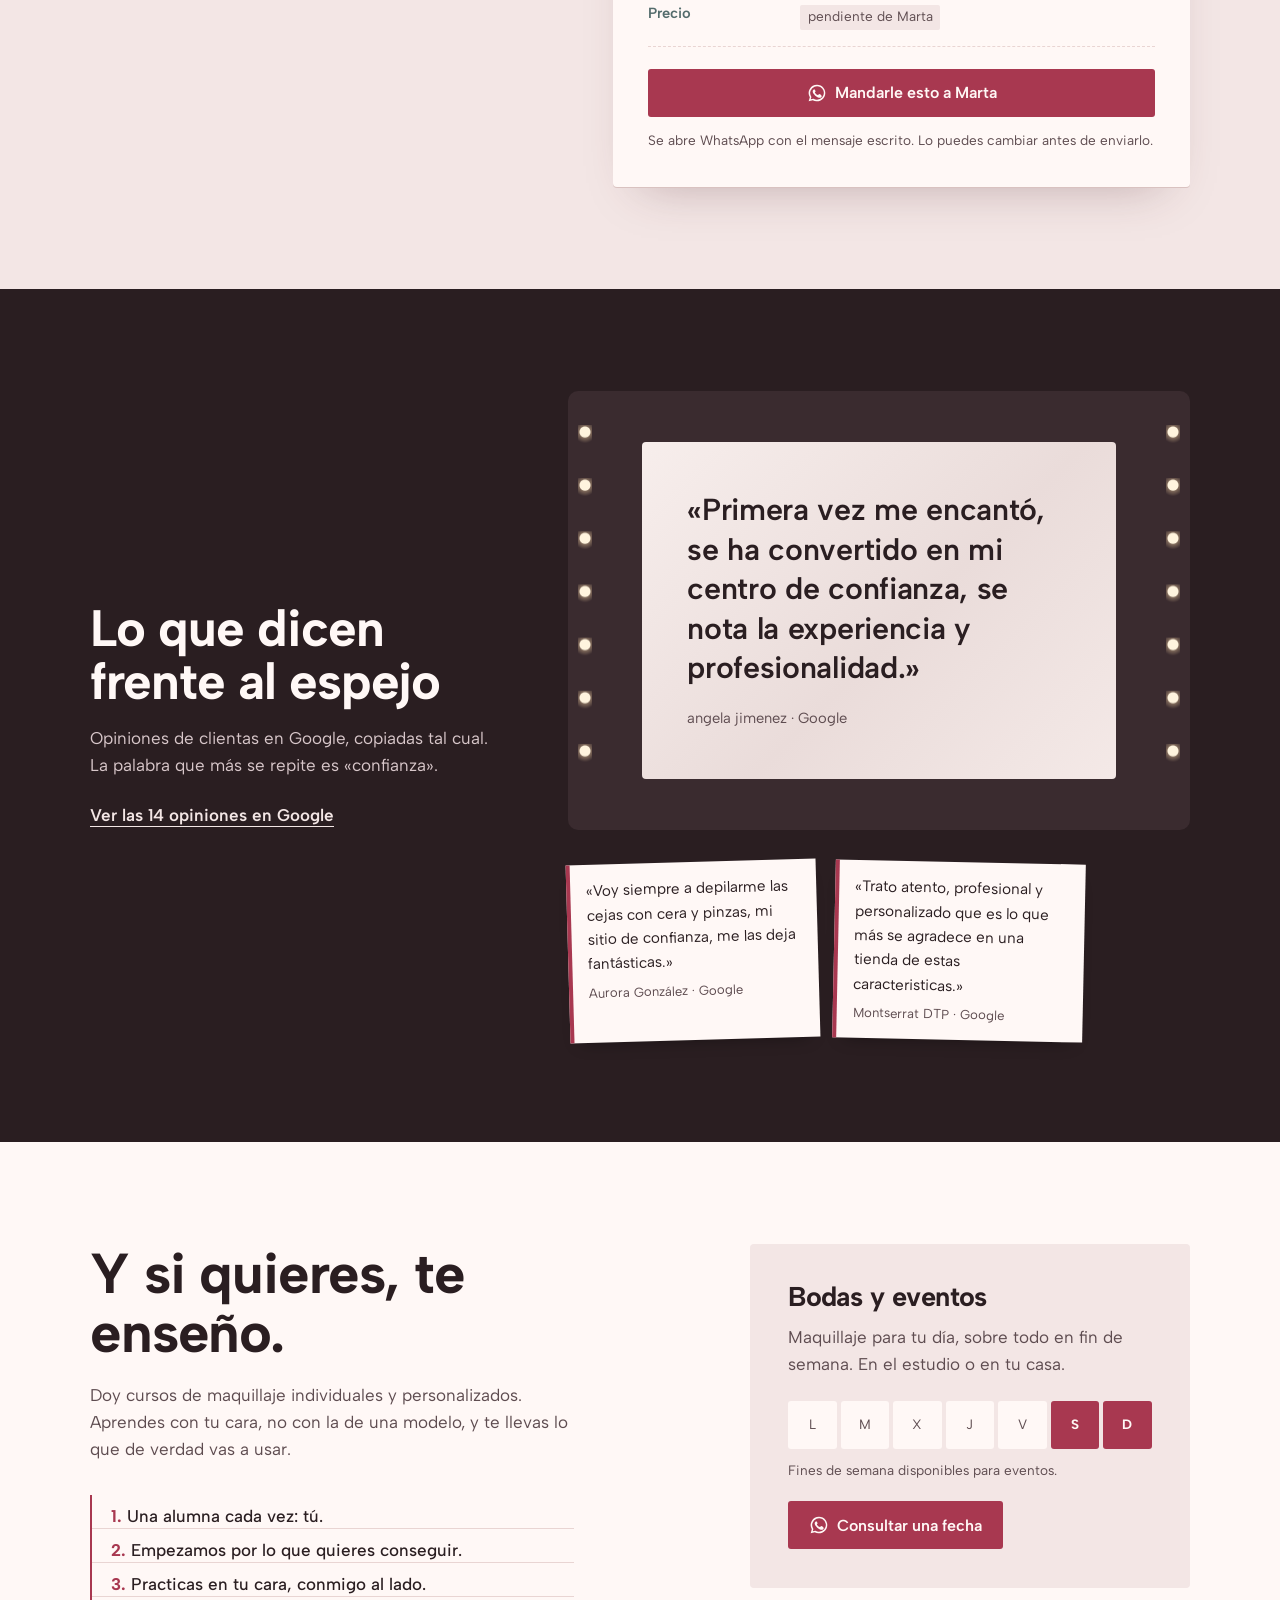
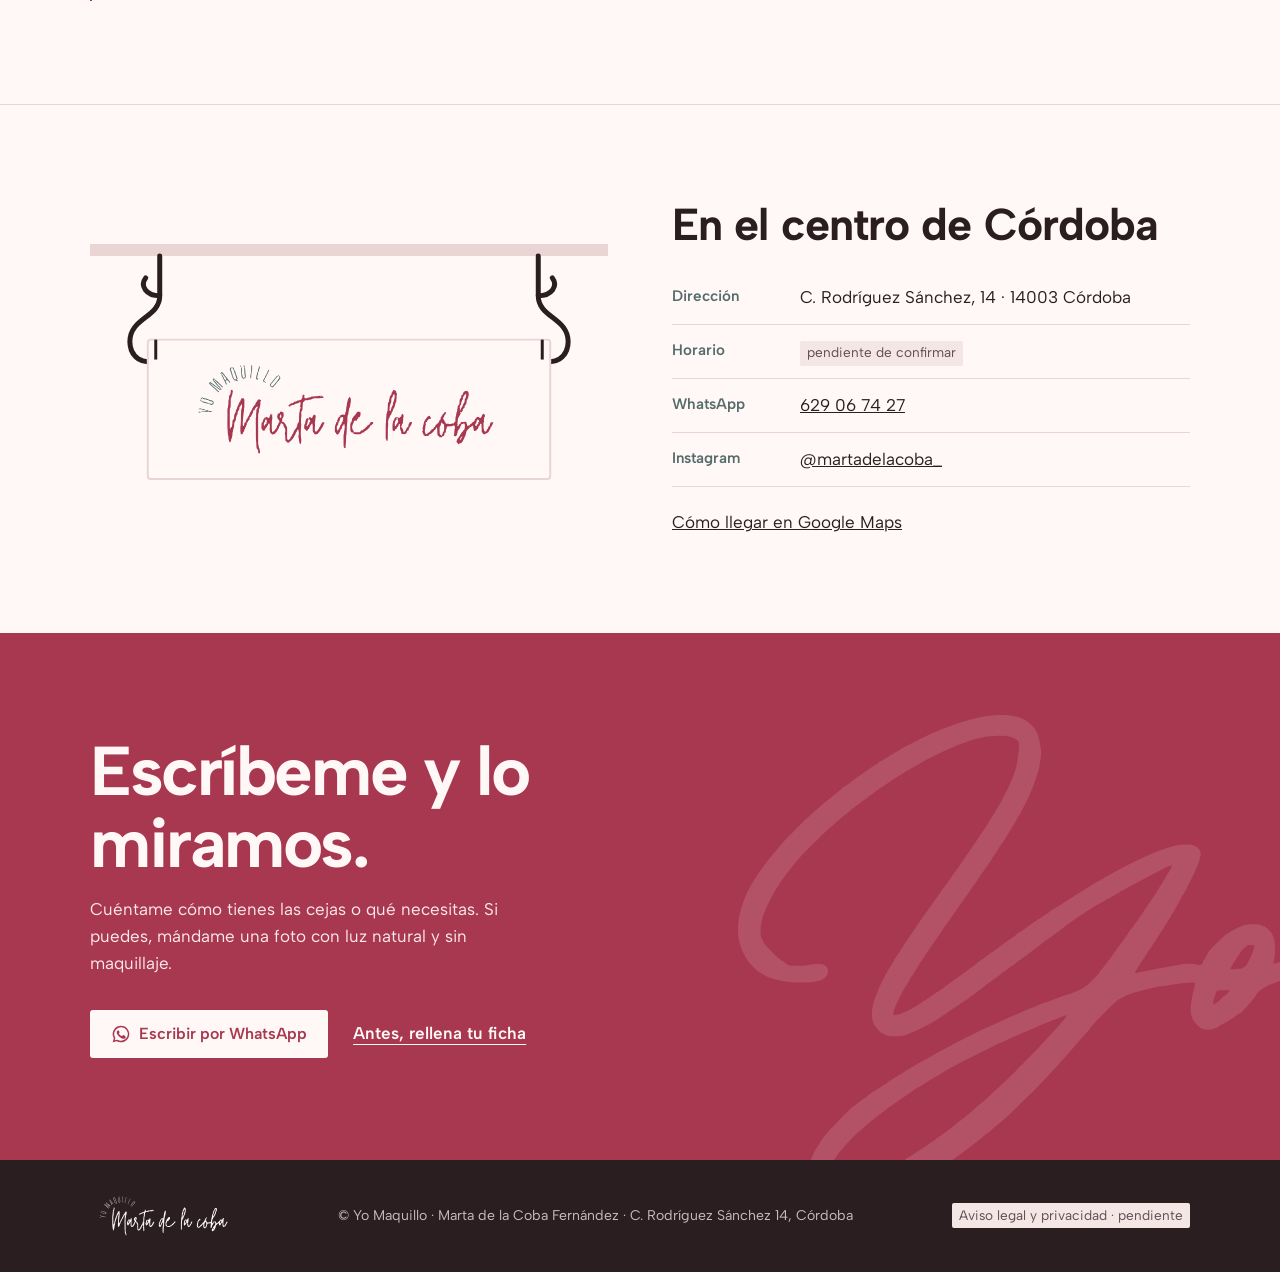
<file: v1/index.html>
<!doctype html>
<html lang="es">
<head>
<meta charset="utf-8">
<meta name="viewport" content="width=device-width, initial-scale=1">
<title>Yo Maquillo · Cejas, labios y maquillaje en el centro de Córdoba</title>
<meta name="description" content="Marta de la Coba: diseño y reconstrucción de cejas, microblading, labios, maquillaje de eventos y cursos individuales. C. Rodríguez Sánchez 14, Centro de Córdoba.">
<meta name="robots" content="noindex, nofollow">
<meta name="theme-color" content="#A83850">
<link rel="icon" href="../img/yo.svg" type="image/svg+xml">
<link rel="preload" href="../fonts/albertsans-var-latin.woff2" as="font" type="font/woff2" crossorigin>
<link rel="preload" href="../img/firma.svg" as="image">
<!--
  PROPUESTA · 11-nov-2026 · OpsPilot
  Fuentes: logo real de yomaquillo.com (vectorizado fiel con potrace, fuente/trazar.py),
  colores medidos (logo #A83850 y #546C6C; rosa de su local medido en la foto de su ficha de Google, aclarado),
  reseñas literales de su ficha de Google (11-nov), servicios y duración del microblading de su web.
  Pendiente de Marta: precios, fotos reales de resultados, horario, nº de alumnas/años.
  Análisis completo en NotionPilot: proyecto «Yo Maquillo · web», doc bd219a0d.
-->
<style>
@font-face{font-family:"Albert Sans";src:url(../fonts/albertsans-var-latin.woff2) format("woff2");font-weight:300 800;font-display:swap;unicode-range:U+0000-00FF,U+0131,U+0152-0153,U+02BB-02BC,U+02C6,U+02DA,U+02DC,U+0304,U+0308,U+0329,U+2000-206F,U+20AC,U+2122,U+2191,U+2193,U+2212,U+2215,U+FEFF,U+FFFD}
@font-face{font-family:"Albert Sans";src:url(../fonts/albertsans-var-latin-ext.woff2) format("woff2");font-weight:300 800;font-display:swap;unicode-range:U+0100-02BA,U+02BD-02C5,U+02C7-02CC,U+02CE-02D7,U+02DD-02FF,U+0304,U+0308,U+0329,U+1D00-1DBF,U+1E00-1E9F,U+1EF2-1EFF,U+2020,U+20A0-20AB,U+20AD-20C0,U+2113,U+2C60-2C7F,U+A720-A7FF}
:root{
  --frambuesa:#A83850;      /* su logo, medido */
  --frambuesa-2:#8C2B42;    /* la misma, más baja */
  --verde:#546C6C;          /* «YO MAQUILLO» del logo, medido */
  --rosa:#F3E6E5;           /* la pared de su local (tono medido, aclarado) */
  --rosa-2:#E9D5D3;
  --papel:#FFF8F6;
  --tinta:#2A1E21;
  --tinta-2:#5E4C50;
  --curva:cubic-bezier(.2,.7,.2,1);
  --dur:.45s;
  --ancho:1180px;
}
*{box-sizing:border-box}
html{-webkit-text-size-adjust:100%}
body{margin:0;background:var(--papel);color:var(--tinta);font:400 1.0625rem/1.6 "Albert Sans",system-ui,sans-serif;font-optical-sizing:auto}
main{overflow-x:clip}
img,svg{max-width:100%;height:auto;display:block}
a{color:inherit}
h1,h2,h3{margin:0;font-weight:700;letter-spacing:-.02em;line-height:1.05}
p{margin:0}
.envoltura{max-width:var(--ancho);margin:0 auto;padding:0 clamp(16px,4vw,40px)}
:focus-visible{outline:3px solid var(--verde);outline-offset:3px}

/* franja de propuesta */
.franja{background:var(--tinta);color:var(--rosa);font-size:.8125rem;text-align:center;padding:.45rem 16px}

/* cabecera */
.cab{background:var(--papel);border-bottom:1px solid var(--rosa-2);position:sticky;top:0;z-index:20}
.cab .envoltura{display:flex;align-items:center;justify-content:space-between;gap:1rem;min-height:72px}
.cab .logo{width:clamp(150px,18vw,190px)}
.cab nav{display:flex;gap:1.6rem;font-size:.95rem}
.cab nav a{text-decoration:none;color:var(--tinta-2)}
.cab nav a:hover{color:var(--frambuesa)}
.boton{display:inline-flex;align-items:center;justify-content:center;gap:.5rem;min-height:48px;padding:.75rem 1.3rem;border:0;border-radius:3px;font:600 1rem/1.2 "Albert Sans",sans-serif;text-decoration:none;cursor:pointer;transition:background var(--dur) var(--curva),color var(--dur) var(--curva)}
.boton--marca{background:var(--frambuesa);color:var(--papel)}
.boton--marca:hover{background:var(--frambuesa-2)}
.boton--claro{background:var(--papel);color:var(--frambuesa)}
.boton--claro:hover{background:var(--rosa)}
.boton svg{width:20px;height:20px;flex:none}
.cab .boton{min-height:42px;padding:.55rem 1rem;font-size:.95rem}
@media (max-width:860px){.cab nav{display:none}}

/* PORTADA: el «Yo» medido como una ceja */
.portada{background:var(--frambuesa);color:var(--papel);position:relative}
.portada .envoltura{display:grid;grid-template-columns:minmax(0,1fr) minmax(0,1.05fr);align-items:center;gap:clamp(1rem,4vw,4rem);min-height:min(88vh,760px);padding-top:3rem;padding-bottom:3rem}
.portada h1{font-size:clamp(2.7rem,6.4vw,5.6rem);font-weight:750;letter-spacing:-.035em;max-width:9ch}
.portada .entrada{margin-top:1.5rem;font-size:clamp(1.05rem,1.5vw,1.25rem);max-width:34ch;color:#FBE9EC}
.portada .acciones{display:flex;flex-wrap:wrap;gap:.8rem 1.4rem;align-items:center;margin-top:2rem}
.portada .acciones a.enlace{color:var(--papel);font-weight:600;text-underline-offset:5px}
.portada .datos{margin-top:2.2rem;font-size:.92rem;color:#F4D3DA;display:flex;flex-wrap:wrap;gap:.3rem 1.2rem}
.firma{position:relative;justify-self:end;width:min(100%,600px)}
.firma img{width:100%;aspect-ratio:320/370}
.firma .marca{position:absolute;font-size:.9rem;font-weight:600;color:var(--papel);white-space:nowrap}
.firma .m-inicio{left:8.1%;top:31.6%;transform:translate(calc(-100% - 12px),-50%)}
.firma .m-arco{left:44.4%;top:0;transform:translate(-50%,-150%)}
.firma .m-final{left:95%;top:36.5%;transform:translate(-50%,14px)}
.firma .m-ala{left:8.1%;bottom:0;transform:translate(-30%,120%)}
@media (max-width:860px){
  .portada .envoltura{grid-template-columns:1fr;min-height:0;padding-top:2.5rem}
  .firma{order:-1;justify-self:center;width:min(78vw,420px);margin-bottom:.5rem}
  .portada h1{max-width:12ch}
}

/* LA MEDICIÓN: herramienta */
.medicion{background:var(--rosa);padding:clamp(4rem,8vw,7rem) 0}
.medicion h2{font-size:clamp(2rem,4.2vw,3.4rem);max-width:15ch}
.medicion .intro{margin-top:1rem;max-width:52ch;color:var(--tinta-2)}
.mesa{display:grid;grid-template-columns:minmax(0,.9fr) minmax(0,1.1fr);gap:clamp(1.5rem,4vw,3.5rem);margin-top:3rem;align-items:start}
.opciones{display:flex;flex-direction:column;border-top:1px solid #D9C2C0}
.opciones button{all:unset;box-sizing:border-box;display:grid;grid-template-columns:2.2rem 1fr;align-items:center;gap:.6rem;padding:1.05rem .3rem;border-bottom:1px solid #D9C2C0;cursor:pointer;font-size:1.05rem;font-weight:500;color:var(--tinta);transition:color var(--dur) var(--curva)}
.opciones button .n{font-size:.85rem;color:var(--verde);font-variant-numeric:tabular-nums}
.opciones button:hover{color:var(--frambuesa)}
.opciones button[aria-pressed="true"]{color:var(--frambuesa);font-weight:700}
.opciones button[aria-pressed="true"] .n{color:var(--frambuesa)}
.opciones button:focus-visible{outline:3px solid var(--verde);outline-offset:-3px}
.ficha{background:var(--papel);border-radius:4px;box-shadow:0 1px 0 #D9C2C0,0 24px 48px -28px rgba(84,40,50,.35);padding:clamp(1.4rem,3vw,2.2rem);position:sticky;top:96px}
.ficha .cabeza{display:flex;align-items:flex-end;justify-content:space-between;gap:1rem;border-bottom:1px solid var(--rosa-2);padding-bottom:1rem}
.ficha .cabeza small{display:block;color:var(--verde);font-size:.85rem}
.ficha .cabeza h3{font-size:1.5rem;margin-top:.2rem}
.ficha .esquema{width:120px;flex:none}
.ficha dl{margin:0}
.ficha .fila{display:grid;grid-template-columns:8.5rem 1fr;gap:1rem;padding:1rem 0;border-bottom:1px dashed var(--rosa-2)}
.ficha dt{color:var(--verde);font-size:.92rem;font-weight:600}
.ficha dd{margin:0}
.pend{display:inline-block;background:var(--rosa);color:var(--tinta-2);font-size:.85rem;padding:.1rem .45rem;border-radius:2px}
.ficha .boton{margin-top:1.4rem;width:100%}
.ficha .nota{margin-top:.8rem;font-size:.85rem;color:var(--tinta-2)}
.ficha [data-cambia]{transition:opacity .25s var(--curva)}
.ficha.cambiando [data-cambia]{opacity:0}
@media (max-width:860px){.mesa{grid-template-columns:1fr}.ficha{position:static}.ficha .fila{grid-template-columns:1fr;gap:.2rem}}

/* EL ESPEJO: opiniones en el espejo de camerino de su local */
.espejo-sec{background:var(--tinta);color:var(--papel);padding:clamp(4rem,8vw,7rem) 0}
.espejo-sec .envoltura{display:grid;grid-template-columns:minmax(0,.8fr) minmax(0,1.2fr);gap:clamp(2rem,5vw,4rem);align-items:center}
.espejo-sec h2{font-size:clamp(2rem,4vw,3.2rem);max-width:12ch}
.espejo-sec .lado p{margin-top:1rem;color:#D8C7CA;max-width:38ch}
.espejo-sec .lado a{display:inline-block;margin-top:1.4rem;color:var(--rosa);font-weight:600;text-underline-offset:5px}
.espejo{position:relative;padding:34px;border-radius:10px;background:#3A2B2F}
.espejo::before,.espejo::after{content:"";position:absolute;top:34px;bottom:34px;width:14px;background:radial-gradient(circle at 50% 7px,#FFF4DE 0 5px,rgba(255,220,170,.35) 6px,transparent 11px) 0 0/14px 52px;background-repeat:no-repeat space}
.espejo::before{left:10px}.espejo::after{right:10px}
.cristal{background:linear-gradient(135deg,#F7EEEC 0%,#EADCDA 55%,#F4E9E7 100%);color:var(--tinta);border-radius:4px;padding:clamp(1.6rem,4vw,3rem) clamp(1.4rem,4vw,2.8rem);min-height:320px;position:relative}
.cristal blockquote{margin:0;font-size:clamp(1.35rem,2.4vw,1.9rem);font-weight:600;line-height:1.3;letter-spacing:-.01em;max-width:24ch}
.cristal figcaption{margin-top:1.2rem;font-size:.92rem;color:var(--tinta-2)}
.notas{display:flex;flex-wrap:wrap;gap:1rem;margin-top:2rem}
.nota-pegada{background:var(--papel);color:var(--tinta);border-left:4px solid var(--frambuesa);padding:.9rem 1rem;font-size:.95rem;max-width:250px;box-shadow:0 10px 18px -12px rgba(0,0,0,.45)}
.nota-pegada:nth-child(1){transform:rotate(-1.6deg)}
.nota-pegada:nth-child(2){transform:rotate(1.2deg)}
.nota-pegada span{display:block;margin-top:.4rem;font-size:.82rem;color:var(--tinta-2)}
@media (max-width:860px){.espejo-sec .envoltura{grid-template-columns:1fr}.espejo{padding:26px 28px}.espejo::before{left:7px}.espejo::after{right:7px}}

/* ESCUELA Y EVENTOS */
.dos{padding:clamp(4rem,8vw,7rem) 0}
.dos .envoltura{display:grid;grid-template-columns:minmax(0,1.15fr) minmax(0,.85fr);gap:clamp(2rem,5vw,5rem);align-items:start}
.escuela h2{font-size:clamp(2rem,4.4vw,3.6rem);max-width:13ch}
.escuela p{margin-top:1.2rem;max-width:46ch;color:var(--tinta-2)}
.pautado{margin-top:2rem;background:repeating-linear-gradient(transparent 0 33px,var(--rosa-2) 33px 34px);padding:.25rem 0 0 0;border-left:2px solid var(--frambuesa);padding-left:1.2rem;max-width:44ch}
.pautado li{list-style:none;line-height:34px;font-weight:500}
.pautado ol{margin:0;padding:0;counter-reset:p}
.pautado li::before{counter-increment:p;content:counter(p) ". ";color:var(--frambuesa);font-weight:700}
.eventos{background:var(--rosa);padding:clamp(1.6rem,3vw,2.4rem);border-radius:4px}
.eventos h3{font-size:1.7rem}
.eventos p{margin-top:.8rem;color:var(--tinta-2)}
.semana{display:grid;grid-template-columns:repeat(7,1fr);gap:4px;margin-top:1.4rem}
.semana span{display:grid;place-items:center;aspect-ratio:1;border-radius:3px;background:var(--papel);font-size:.85rem;color:var(--tinta-2)}
.semana .si{background:var(--frambuesa);color:var(--papel);font-weight:700}
.eventos .leyenda{margin-top:.7rem;font-size:.85rem}
@media (max-width:860px){.dos .envoltura{grid-template-columns:1fr}}

/* DÓNDE: el rótulo colgado de su forja */
.donde{background:var(--papel);border-top:1px solid var(--rosa-2);padding:clamp(4rem,8vw,6rem) 0}
.donde .envoltura{display:grid;grid-template-columns:minmax(0,1fr) minmax(0,1fr);gap:clamp(2rem,5vw,4rem);align-items:center}
.rotulo{max-width:520px}
.donde h2{font-size:clamp(1.9rem,3.6vw,2.8rem)}
.donde dl{margin:1.5rem 0 0}
.donde .fila{display:grid;grid-template-columns:7rem 1fr;gap:1rem;padding:.8rem 0;border-bottom:1px solid var(--rosa-2)}
.donde dt{color:var(--verde);font-weight:600;font-size:.95rem}
.donde dd{margin:0}
@media (max-width:860px){.donde .envoltura{grid-template-columns:1fr}}

/* CIERRE */
.cierre{background:var(--frambuesa);color:var(--papel);padding:clamp(4rem,8vw,6.5rem) 0;overflow:hidden;position:relative}
.cierre .envoltura{position:relative;z-index:1}
.cierre h2{font-size:clamp(2.4rem,5.4vw,4.6rem);max-width:12ch;letter-spacing:-.035em}
.cierre p{margin-top:1rem;max-width:40ch;color:#FBE9EC}
.cierre .acciones{display:flex;flex-wrap:wrap;gap:1rem 1.6rem;align-items:center;margin-top:2rem}
.cierre .acciones a.enlace{color:var(--papel);font-weight:600;text-underline-offset:5px}
.cierre .yo-fondo{position:absolute;right:-4%;bottom:-18%;width:min(56vw,620px);opacity:.13;pointer-events:none}
.pie{background:var(--tinta);color:#CDBBBF;font-size:.88rem;padding:2.2rem 0}
.pie .envoltura{display:flex;flex-wrap:wrap;gap:1rem 2rem;align-items:center;justify-content:space-between}
.pie img{width:150px}
.pie a{color:var(--rosa)}

.sr{position:absolute;width:1px;height:1px;overflow:hidden;clip:rect(0 0 0 0);white-space:nowrap}

@media (prefers-reduced-motion:no-preference){
  .portada .texto>*{animation:sube .7s var(--curva) both}
  .portada .texto>*:nth-child(2){animation-delay:.08s}
  .portada .texto>*:nth-child(3){animation-delay:.16s}
  .portada .texto>*:nth-child(4){animation-delay:.24s}
  @keyframes sube{from{opacity:0;transform:translateY(14px)}to{opacity:1;transform:none}}
}
</style>
<script type="application/ld+json">
{"@context":"https://schema.org","@type":"BeautySalon","name":"Yo Maquillo","founder":{"@type":"Person","name":"Marta de la Coba Fernández"},
"url":"https://yomaquillo.com/","telephone":"+34629067427",
"address":{"@type":"PostalAddress","streetAddress":"C. Rodríguez Sánchez, 14","postalCode":"14003","addressLocality":"Córdoba","addressCountry":"ES"},
"geo":{"@type":"GeoCoordinates","latitude":37.8833732,"longitude":-4.7808561},
"sameAs":["https://www.instagram.com/martadelacoba_/"],
"aggregateRating":{"@type":"AggregateRating","ratingValue":"4.6","reviewCount":"14"}}
</script>
</head>
<body>
<svg width="0" height="0" style="position:absolute" aria-hidden="true">
  <symbol id="i-wa" viewBox="0 0 24 24"><path fill="currentColor" d="M12 2a10 10 0 0 0-8.6 15.1L2 22l5-1.3A10 10 0 1 0 12 2zm0 18.2a8.2 8.2 0 0 1-4.2-1.2l-.3-.2-3 .8.8-2.9-.2-.3A8.2 8.2 0 1 1 12 20.2zm4.5-6.1c-.2-.1-1.5-.7-1.7-.8-.2-.1-.4-.1-.6.1l-.8 1c-.1.2-.3.2-.5.1a6.7 6.7 0 0 1-3.3-2.9c-.3-.4.2-.4.7-1.3.1-.2 0-.3 0-.4l-.8-1.8c-.2-.5-.4-.4-.6-.4h-.5a1 1 0 0 0-.7.3 3 3 0 0 0-.9 2.2 5.2 5.2 0 0 0 1.1 2.8 11.9 11.9 0 0 0 4.6 4c1.7.7 2.3.8 3.2.7.5-.1 1.5-.6 1.8-1.2.2-.6.2-1.1.1-1.2l-.4-.3z"/></symbol>
  <symbol id="i-esquema" viewBox="0 0 120 70"><g fill="none" stroke="#546C6C" stroke-width="1" stroke-opacity=".7"><line x1="14" y1="68" x2="14" y2="22"/><line x1="14" y1="68" x2="68" y2="8"/><line x1="14" y1="68" x2="112" y2="30"/></g><path d="M10 30c18-14 40-24 58-22 18 2 32 12 46 24-16-7-30-12-46-12-20 0-36 6-58 16z" fill="#A83850"/><g fill="#546C6C"><circle cx="14" cy="24" r="2.4"/><circle cx="68" cy="8" r="2.4"/><circle cx="112" cy="30" r="2.4"/></g></symbol>
</svg>

<div class="franja">Propuesta en revisión para Yo Maquillo · textos y precios pendientes de validar con Marta</div>

<header class="cab">
  <div class="envoltura">
    <a href="#inicio" aria-label="Yo Maquillo, inicio"><img class="logo" src="../img/logo.svg" alt="Yo Maquillo · Marta de la Coba" width="405" height="112"></a>
    <nav aria-label="Principal">
      <a href="#medicion">Cejas y labios</a>
      <a href="#espejo">Opiniones</a>
      <a href="#escuela">Cursos y eventos</a>
      <a href="#donde">Dónde estoy</a>
    </nav>
    <a class="boton boton--marca" href="https://wa.me/34629067427?text=Hola%20Marta%2C%20quiero%20pedir%20cita" target="_blank" rel="noopener"><svg aria-hidden="true"><use href="#i-wa"/></svg>Pedir cita</a>
  </div>
</header>

<main id="inicio">
  <section class="portada" aria-labelledby="t-portada">
    <div class="envoltura">
      <div class="texto">
        <h1 id="t-portada">Tus cejas, no las de moda.</h1>
        <p class="entrada">Soy Marta de la Coba. Antes de tocar nada, mido tu cara: dónde empieza tu ceja, dónde se arquea y dónde termina. Después la diseño o la reconstruyo pelo a pelo.</p>
        <div class="acciones">
          <a class="boton boton--claro" href="https://wa.me/34629067427?text=Hola%20Marta%2C%20quiero%20pedir%20cita" target="_blank" rel="noopener"><svg aria-hidden="true"><use href="#i-wa"/></svg>Pedir cita por WhatsApp</a>
          <a class="enlace" href="#medicion">¿Cómo son tus cejas hoy?</a>
        </div>
        <p class="datos"><span>C. Rodríguez Sánchez, 14 · Centro de Córdoba</span><span>4,6 en Google · 14 opiniones</span></p>
      </div>
      <figure class="firma" aria-label="El «Yo» de la marca medido como una ceja: inicio, arco y final">
        <img src="../img/firma.svg" alt="" width="320" height="370" fetchpriority="high">
        <span class="marca m-arco" aria-hidden="true">arco</span>
        <span class="marca m-inicio" aria-hidden="true">inicio</span>
        <span class="marca m-final" aria-hidden="true">final</span>
      </figure>
    </div>
  </section>

  <section class="medicion" id="medicion" aria-labelledby="t-medicion">
    <div class="envoltura">
      <h2 id="t-medicion">¿Cómo son tus cejas hoy?</h2>
      <p class="intro">Elige lo que más se parezca a tu caso. Te cuento qué miraría y cómo lo trabajaría, y te dejo el mensaje escrito para que me lo mandes.</p>
      <div class="mesa">
        <div class="opciones" role="group" aria-label="Tu caso">
          <button type="button" data-k="finas" aria-pressed="true"><span class="n">01</span>Finas o con huecos</button>
          <button type="button" data-k="antigua" aria-pressed="false"><span class="n">02</span>Una micropigmentación antigua que ya no me gusta</button>
          <button type="button" data-k="forma" aria-pressed="false"><span class="n">03</span>Tengo pelo, pero no sé qué forma me favorece</button>
          <button type="button" data-k="labios" aria-pressed="false"><span class="n">04</span>Quiero definir los labios</button>
          <button type="button" data-k="evento" aria-pressed="false"><span class="n">05</span>Tengo una boda o un evento</button>
          <button type="button" data-k="curso" aria-pressed="false"><span class="n">06</span>Quiero aprender a maquillarme</button>
        </div>
        <article class="ficha" aria-live="polite">
          <div class="cabeza">
            <div><small>Tu ficha</small><h3 data-cambia data-campo="titulo">Finas o con huecos</h3></div>
            <svg class="esquema" viewBox="0 0 120 70" aria-hidden="true"><use href="#i-esquema"/></svg>
          </div>
          <dl data-cambia data-campo="filas">
            <div class="fila"><dt>Lo que miro</dt><dd>Dónde falta pelo, hacia dónde crece el tuyo y el tono de tu piel.</dd></div>
            <div class="fila"><dt>Cómo lo trabajo</dt><dd>Microblading: dibujo pelo a pelo la forma que corresponde a tu cara, sin copiar modas.</dd></div>
            <div class="fila"><dt>Cuánto dura</dt><dd>Entre 12 y 18 meses, según tu piel y los cuidados. Después, un retoque.</dd></div>
            <div class="fila"><dt>Precio</dt><dd><span class="pend">pendiente de Marta</span></dd></div>
          </dl>
          <a class="boton boton--marca" data-campo="wa" href="https://wa.me/34629067427" target="_blank" rel="noopener"><svg aria-hidden="true"><use href="#i-wa"/></svg>Mandarle esto a Marta</a>
          <p class="nota">Se abre WhatsApp con el mensaje escrito. Lo puedes cambiar antes de enviarlo.</p>
        </article>
      </div>
    </div>
  </section>

  <section class="espejo-sec" id="espejo" aria-labelledby="t-espejo">
    <div class="envoltura">
      <div class="lado">
        <h2 id="t-espejo">Lo que dicen frente al espejo</h2>
        <p>Opiniones de clientas en Google, copiadas tal cual. La palabra que más se repite es «confianza».</p>
        <a href="https://www.google.com/maps/place/Yo+Maquillo/@37.8833732,-4.7808561,17z" target="_blank" rel="noopener">Ver las 14 opiniones en Google</a>
      </div>
      <div>
        <div class="espejo">
          <figure class="cristal">
            <blockquote>«Primera vez me encantó, se ha convertido en mi centro de confianza, se nota la experiencia y profesionalidad.»</blockquote>
            <figcaption>angela jimenez · Google</figcaption>
          </figure>
        </div>
        <div class="notas">
          <p class="nota-pegada">«Voy siempre a depilarme las cejas con cera y pinzas, mi sitio de confianza, me las deja fantásticas.»<span>Aurora González · Google</span></p>
          <p class="nota-pegada">«Trato atento, profesional y personalizado que es lo que más se agradece en una tienda de estas caracteristicas.»<span>Montserrat DTP · Google</span></p>
        </div>
      </div>
    </div>
  </section>

  <section class="dos" id="escuela" aria-label="Cursos y eventos">
    <div class="envoltura">
      <div class="escuela">
        <h2>Y si quieres, te enseño.</h2>
        <p>Doy cursos de maquillaje individuales y personalizados. Aprendes con tu cara, no con la de una modelo, y te llevas lo que de verdad vas a usar.</p>
        <div class="pautado">
          <ol>
            <li>Una alumna cada vez: tú.</li>
            <li>Empezamos por lo que quieres conseguir.</li>
            <li>Practicas en tu cara, conmigo al lado.</li>
          </ol>
        </div>
      </div>
      <aside class="eventos" aria-labelledby="t-eventos">
        <h3 id="t-eventos">Bodas y eventos</h3>
        <p>Maquillaje para tu día, sobre todo en fin de semana. En el estudio o en tu casa.</p>
        <div class="semana" aria-hidden="true"><span>L</span><span>M</span><span>X</span><span>J</span><span>V</span><span class="si">S</span><span class="si">D</span></div>
        <p class="leyenda">Fines de semana disponibles para eventos.</p>
        <a class="boton boton--marca" style="margin-top:1.2rem" href="https://wa.me/34629067427?text=Hola%20Marta%2C%20tengo%20un%20evento%20y%20quiero%20pedir%20maquillaje" target="_blank" rel="noopener"><svg aria-hidden="true"><use href="#i-wa"/></svg>Consultar una fecha</a>
      </aside>
    </div>
  </section>

  <section class="donde" id="donde" aria-labelledby="t-donde">
    <div class="envoltura">
      <svg class="rotulo" viewBox="0 0 520 250" role="img" aria-label="El rótulo de Yo Maquillo colgado de sus dos brazos de forja, como en su fachada">
        <rect x="0" y="0" width="520" height="12" fill="#E9D5D3"/>
        <g fill="none" stroke="#2A1E21" stroke-width="5" stroke-linecap="round">
          <path d="M70 12v40c0 22-30 22-30 46 0 16 14 24 26 18"/>
          <path d="M450 12v40c0 22 30 22 30 46 0 16-14 24-26 18"/>
          <path d="M70 52c-14 0-20-10-14-18"/><path d="M450 52c14 0 20-10 14-18"/>
        </g>
        <rect x="58" y="96" width="404" height="140" rx="3" fill="#FFF8F6" stroke="#E9D5D3" stroke-width="2"/>
        <line x1="66" y1="116" x2="66" y2="96" stroke="#2A1E21" stroke-width="3"/><line x1="454" y1="116" x2="454" y2="96" stroke="#2A1E21" stroke-width="3"/>
        <image href="../img/logo.svg" x="86" y="118" width="348" height="96"/>
      </svg>
      <div>
        <h2 id="t-donde">En el centro de Córdoba</h2>
        <dl>
          <div class="fila"><dt>Dirección</dt><dd>C. Rodríguez Sánchez, 14 · 14003 Córdoba</dd></div>
          <div class="fila"><dt>Horario</dt><dd><span class="pend">pendiente de confirmar</span></dd></div>
          <div class="fila"><dt>WhatsApp</dt><dd><a href="https://wa.me/34629067427" target="_blank" rel="noopener">629 06 74 27</a></dd></div>
          <div class="fila"><dt>Instagram</dt><dd><a href="https://www.instagram.com/martadelacoba_/" target="_blank" rel="noopener">@martadelacoba_</a></dd></div>
        </dl>
        <p style="margin-top:1.4rem"><a href="https://www.google.com/maps/dir/?api=1&destination=Yo+Maquillo+C%C3%B3rdoba" target="_blank" rel="noopener">Cómo llegar en Google Maps</a></p>
      </div>
    </div>
  </section>

  <section class="cierre" aria-labelledby="t-cierre">
    <img class="yo-fondo" src="../img/yo-claro.svg" alt="" width="300" height="300" loading="lazy">
    <div class="envoltura">
      <h2 id="t-cierre">Escríbeme y lo miramos.</h2>
      <p>Cuéntame cómo tienes las cejas o qué necesitas. Si puedes, mándame una foto con luz natural y sin maquillaje.</p>
      <div class="acciones">
        <a class="boton boton--claro" href="https://wa.me/34629067427?text=Hola%20Marta%2C%20quiero%20pedir%20cita" target="_blank" rel="noopener"><svg aria-hidden="true"><use href="#i-wa"/></svg>Escribir por WhatsApp</a>
        <a class="enlace" href="#medicion">Antes, rellena tu ficha</a>
      </div>
    </div>
  </section>
</main>

<footer class="pie">
  <div class="envoltura">
    <img src="../img/logo-claro.svg" alt="Yo Maquillo · Marta de la Coba" width="405" height="112" loading="lazy">
    <p>© Yo Maquillo · Marta de la Coba Fernández · C. Rodríguez Sánchez 14, Córdoba</p>
    <p><span class="pend">Aviso legal y privacidad · pendiente</span></p>
  </div>
</footer>

<script>
(() => {
  const WA = 'https://wa.me/34629067427?text=';
  const P = '<span class="pend">pendiente de Marta</span>';
  const casos = {
    finas:   {t:'Finas o con huecos', f:[['Lo que miro','Dónde falta pelo, hacia dónde crece el tuyo y el tono de tu piel.'],['Cómo lo trabajo','Microblading: dibujo pelo a pelo la forma que corresponde a tu cara, sin copiar modas.'],['Cuánto dura','Entre 12 y 18 meses, según tu piel y los cuidados. Después, un retoque.'],['Precio',P]], m:'tengo las cejas finas o con huecos y me interesa el microblading.'},
    antigua: {t:'Una micropigmentación antigua', f:[['Lo que miro','El color que ha quedado, la forma y cuánto pigmento queda.'],['Cómo lo trabajo','Reconstrucción de cejas, que es mi especialidad. Lo valoramos en persona antes de decidir nada.'],['Cuánto dura','Depende de lo que haya: te lo digo cuando las vea.'],['Precio','Después de la valoración.']], m:'tengo una micropigmentación antigua que ya no me gusta y quiero que la valores.'},
    forma:   {t:'Qué forma me favorece', f:[['Lo que miro','La estructura de tu cara: dónde empieza, dónde se arquea y dónde acaba tu ceja.'],['Cómo lo trabajo','Diseño de cejas con cera, pinzas y tinte, respetando tu forma natural.'],['Cada cuánto','Te digo cada cuánto conviene volver para mantenerla.'],['Precio',P]], m:'tengo pelo en las cejas pero no sé qué forma me favorece. Quiero un diseño.'},
    labios:  {t:'Definir los labios', f:[['Lo que miro','El contorno, el volumen y la proporción con el resto de tu cara.'],['Cómo lo trabajo','Diseño de labios: realza el volumen, define el contorno y corrige proporciones, con un resultado natural.'],['Cuánto dura','Te lo explico en la consulta.'],['Precio',P]], m:'quiero informarme sobre el diseño de labios.'},
    evento:  {t:'Una boda o un evento', f:[['Lo que miro','Tu piel, tu estilo y el tipo de evento.'],['Cómo lo trabajo','Maquillaje profesional para el día. Si lo prefieres, voy a tu casa.'],['Cuándo','Sobre todo en fin de semana.'],['Precio',P]], m:'tengo un evento y quiero que me maquilles. La fecha es: '},
    curso:   {t:'Aprender a maquillarme', f:[['Cómo es','Un curso individual y personalizado: una alumna cada vez.'],['Con qué cara','La tuya: lo que aprendes te sirve al día siguiente.'],['Por dónde empezamos','Por lo que quieres conseguir.'],['Precio',P]], m:'me interesa un curso de maquillaje individual.'}
  };
  const ficha = document.querySelector('.ficha');
  const titulo = ficha.querySelector('[data-campo="titulo"]');
  const filas = ficha.querySelector('[data-campo="filas"]');
  const wa = ficha.querySelector('[data-campo="wa"]');
  const botones = [...document.querySelectorAll('.opciones button')];
  const reducir = matchMedia('(prefers-reduced-motion: reduce)').matches;
  function pinta(k){
    const c = casos[k];
    titulo.textContent = c.t;
    filas.innerHTML = c.f.map(([a,b]) => `<div class="fila"><dt>${a}</dt><dd>${b}</dd></div>`).join('');
    wa.href = WA + encodeURIComponent('Hola Marta, ' + c.m);
  }
  function elige(b){
    botones.forEach(x => x.setAttribute('aria-pressed', x === b ? 'true' : 'false'));
    if (reducir) return pinta(b.dataset.k);
    ficha.classList.add('cambiando');
    setTimeout(() => { pinta(b.dataset.k); ficha.classList.remove('cambiando'); }, 200);
  }
  botones.forEach(b => b.addEventListener('click', () => elige(b)));
  pinta('finas');
})();
</script>
</body>
</html>
</file>
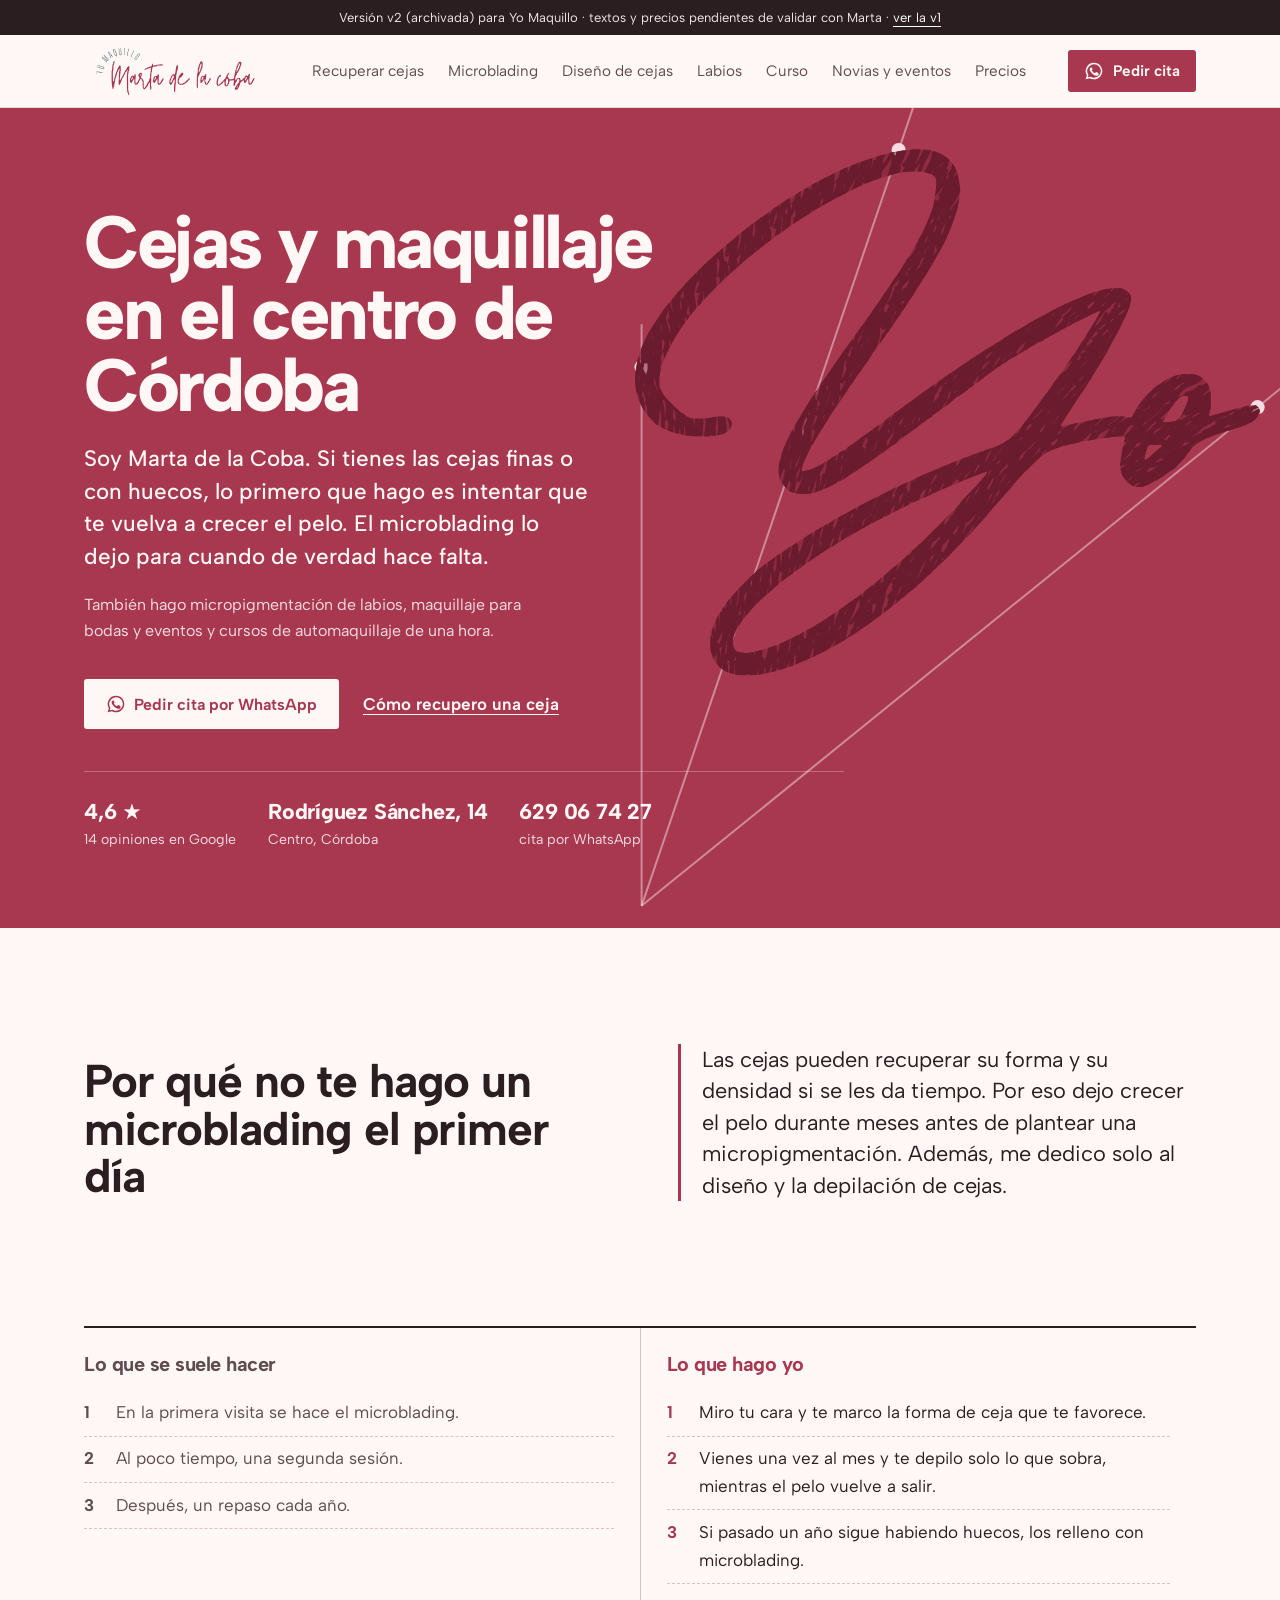
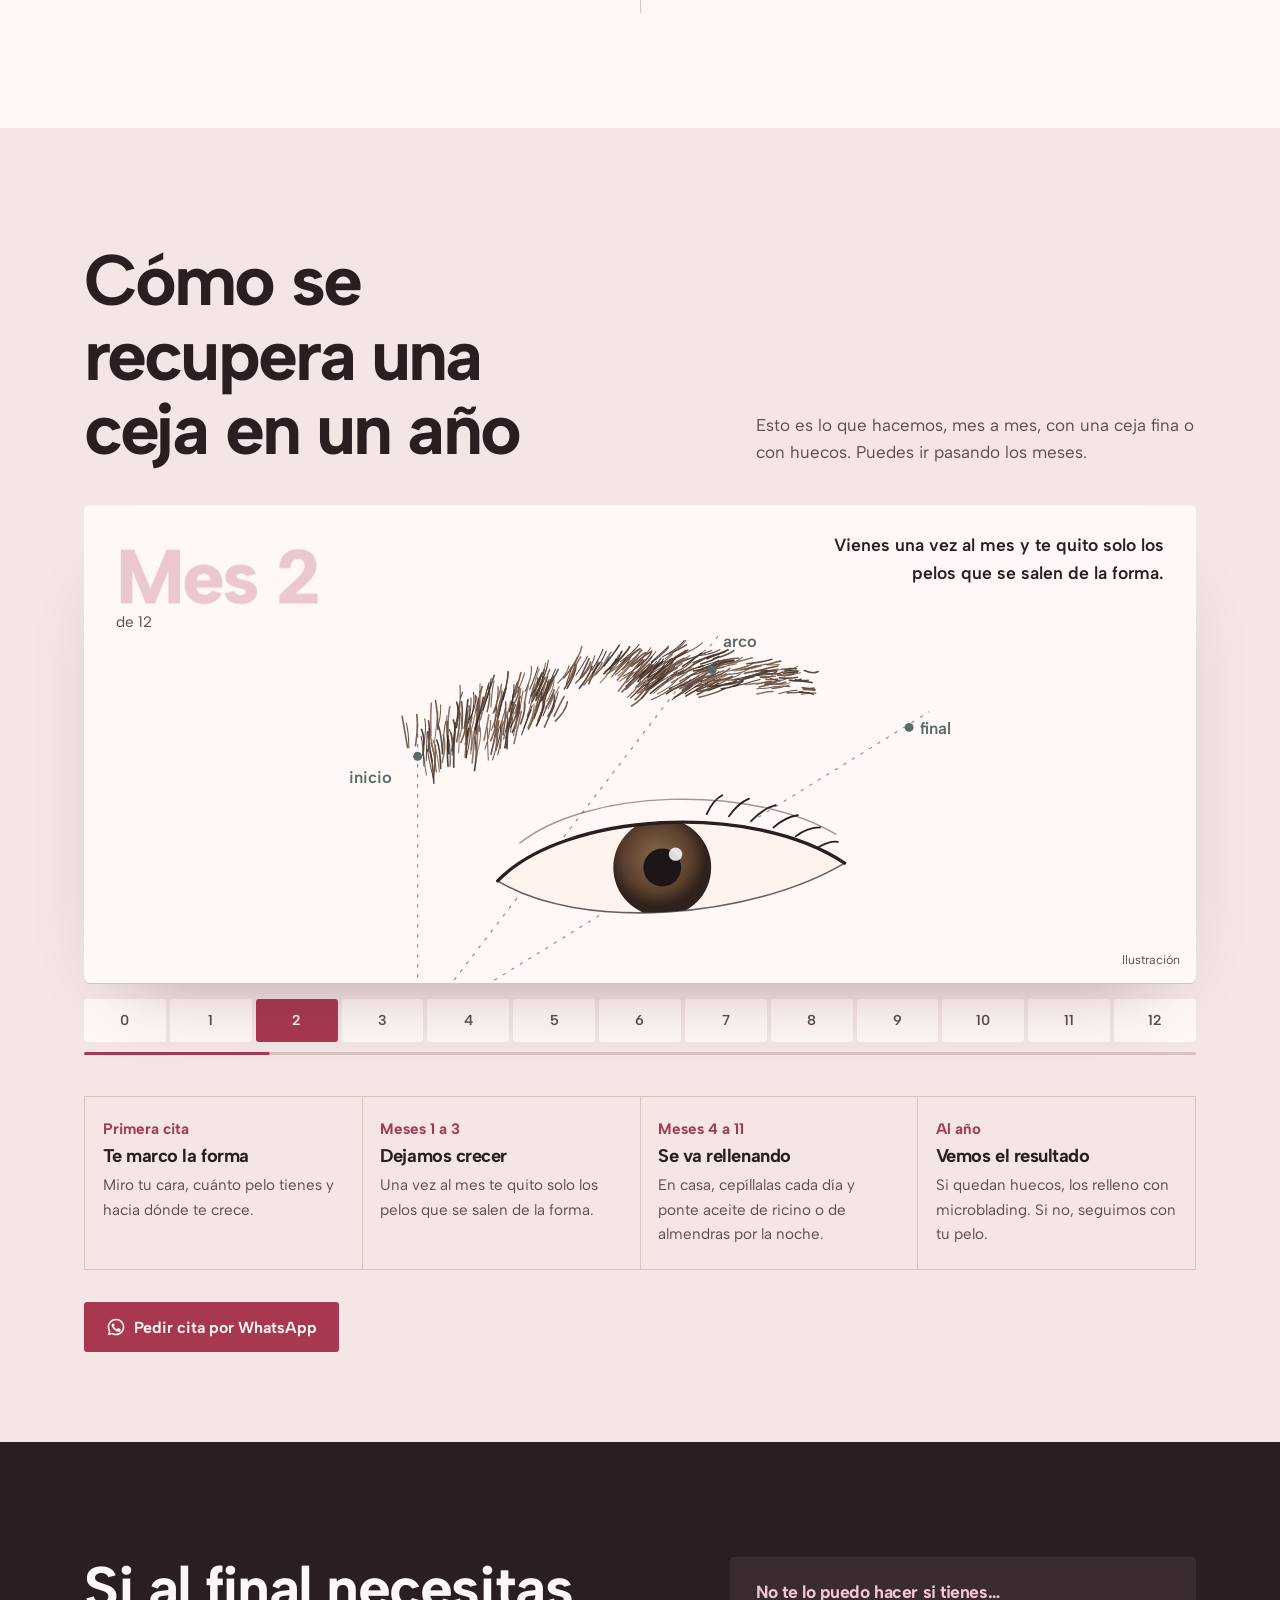
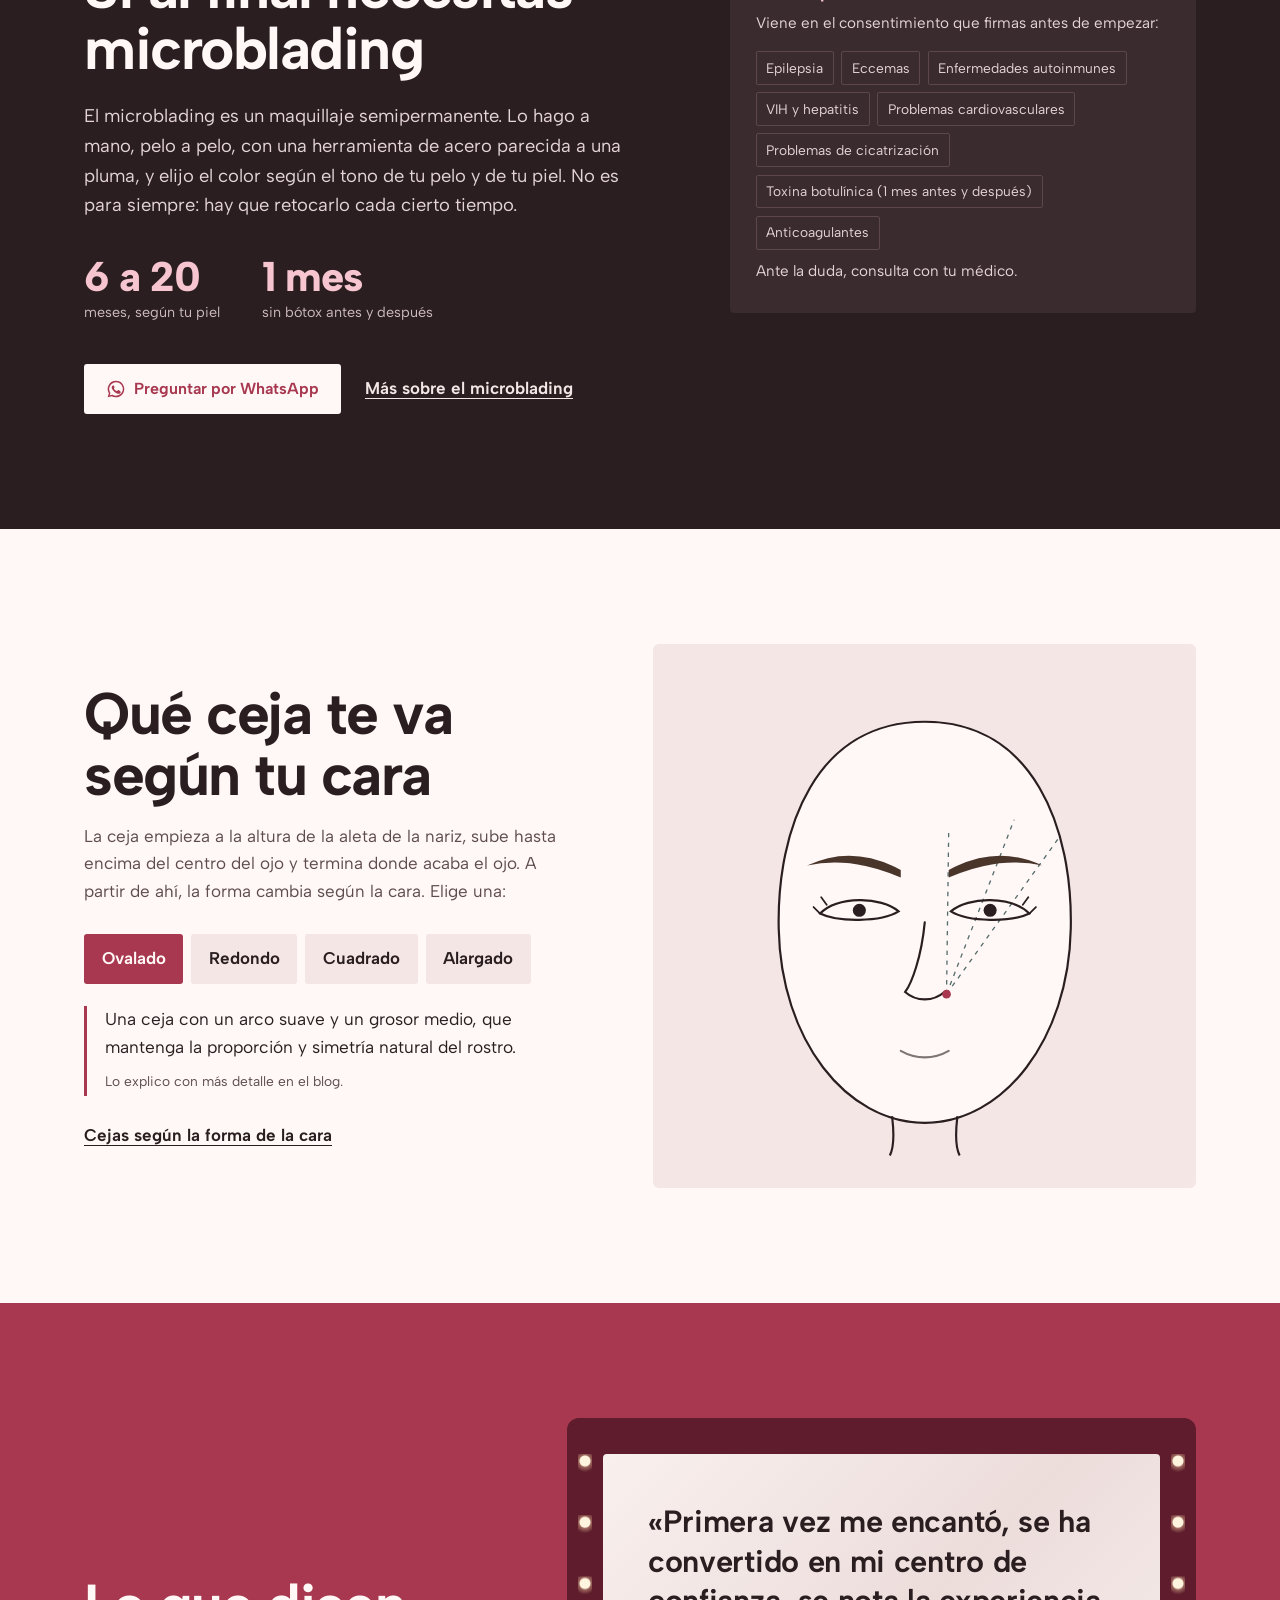
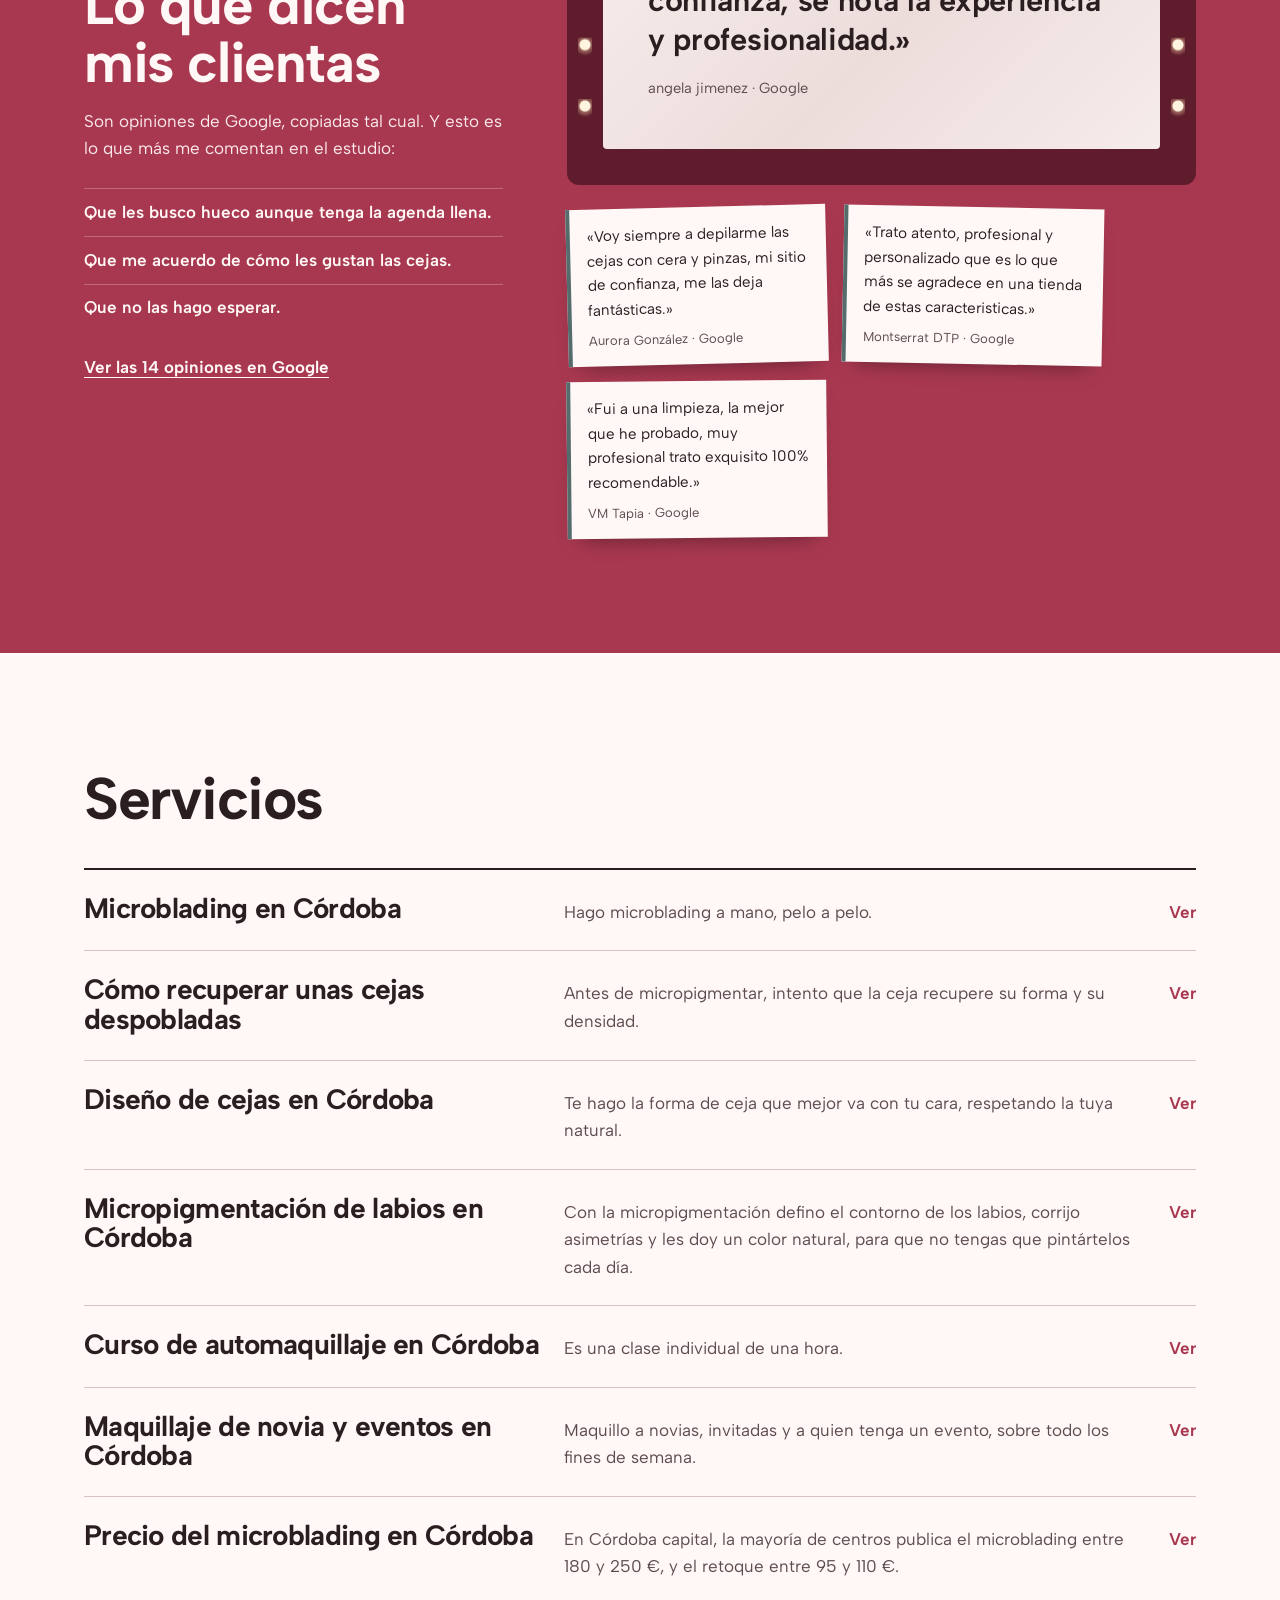
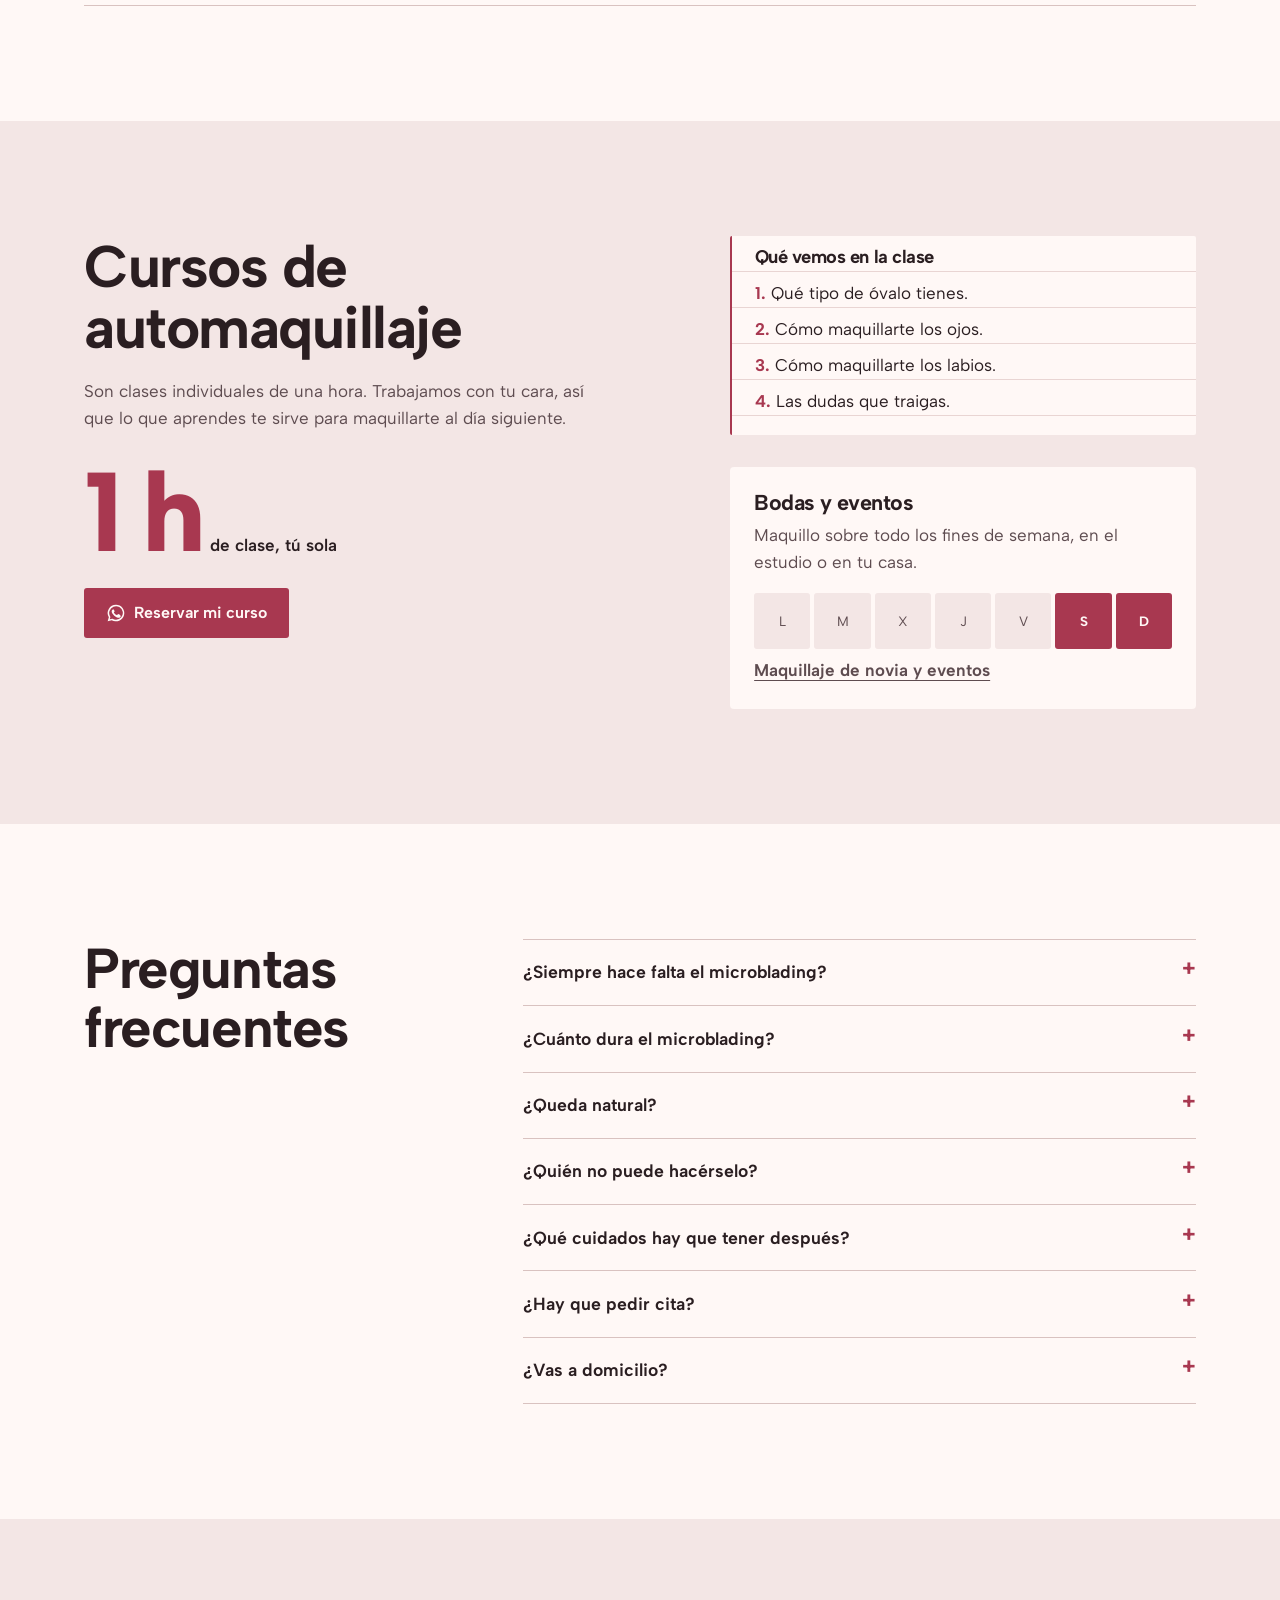
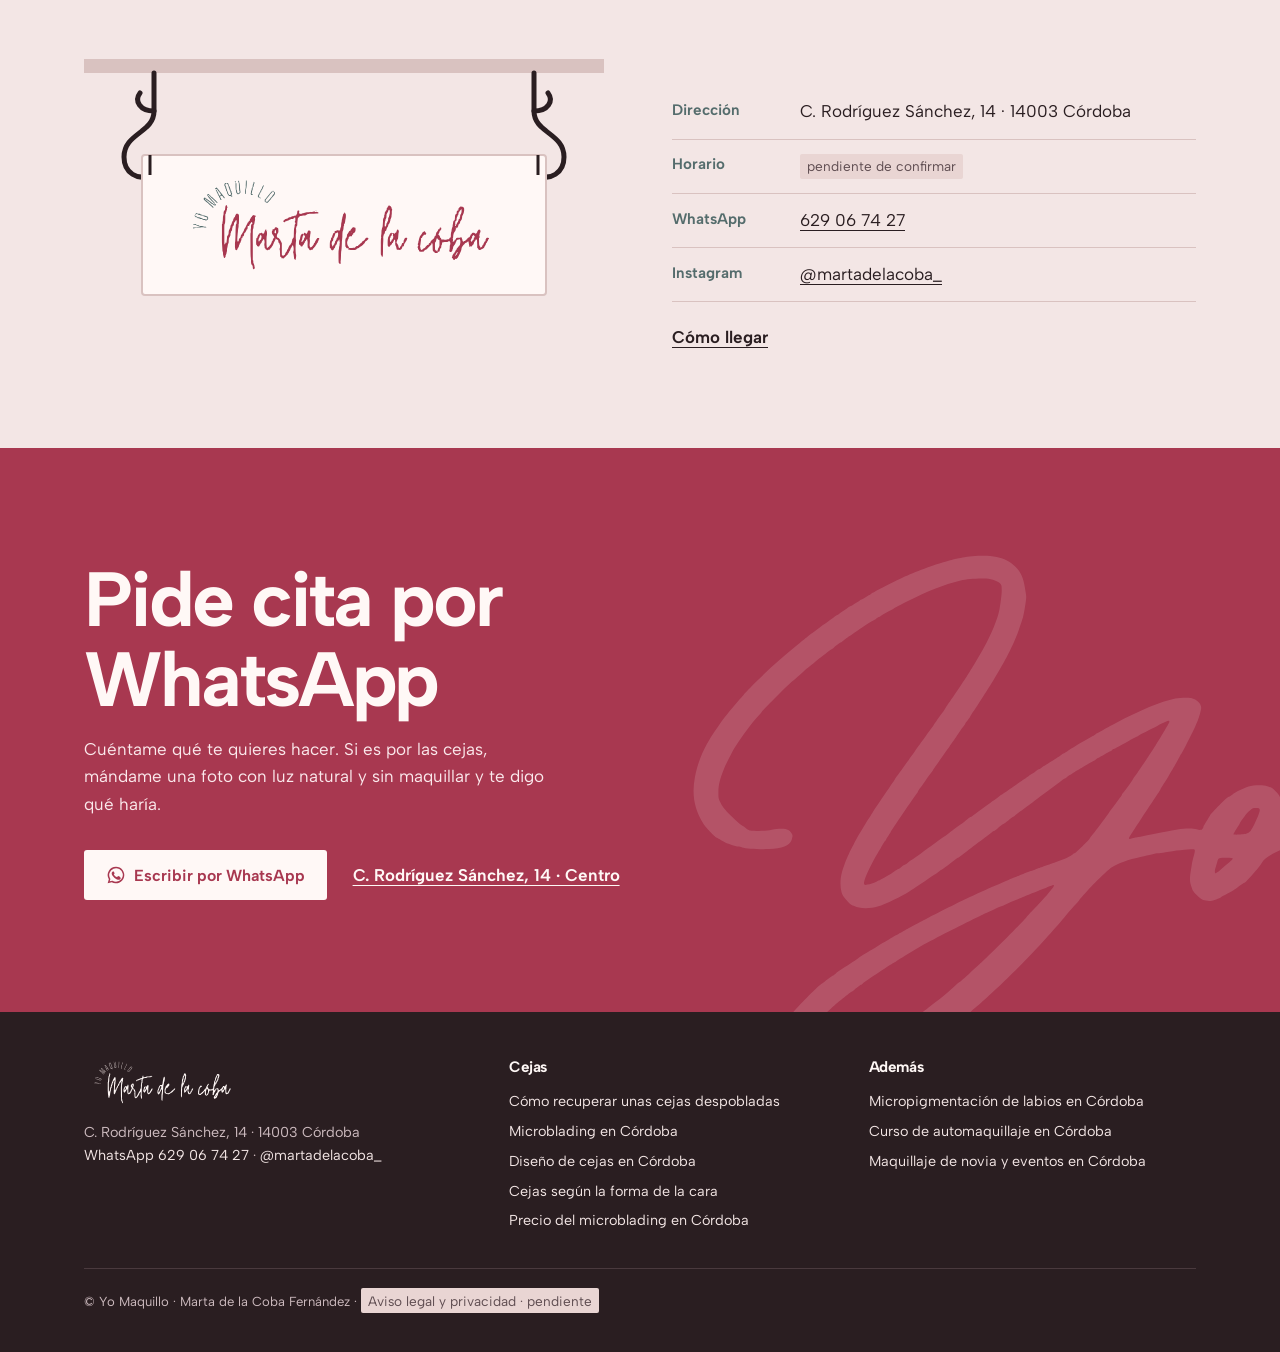
<file: v2/index.html>
<!doctype html>
<html lang="es">
<head>
<meta charset="utf-8">
<meta name="viewport" content="width=device-width, initial-scale=1">
<title>Yo Maquillo · Diseño de cejas y microblading en Córdoba centro</title>
<meta name="description" content="Cejas en el centro de Córdoba: Marta de la Coba primero recupera tu ceja y, solo si no vuelve, hace microblading pelo a pelo. Labios, cursos y eventos.">
<meta name="robots" content="noindex, nofollow">
<link rel="canonical" href="https://yomaquillo.com/">
<meta property="og:title" content="Yo Maquillo · Diseño de cejas y microblading en Córdoba centro"><meta property="og:description" content="Cejas en el centro de Córdoba: Marta de la Coba primero recupera tu ceja y, solo si no vuelve, hace microblading pelo a pelo. Labios, cursos y eventos."><meta property="og:locale" content="es_ES"><meta property="og:type" content="website">
<meta name="theme-color" content="#A83850">
<link rel="icon" href="../img/yo.svg" type="image/svg+xml">
<link rel="preload" href="../fonts/albertsans-var-latin.woff2" as="font" type="font/woff2" crossorigin>
<link rel="stylesheet" href="css/sitio.css">
<script type="application/ld+json">{"@context": "https://schema.org", "@graph": [{"@type": "BeautySalon", "@id": "https://yomaquillo.com/#negocio", "name": "Yo Maquillo", "founder": {"@type": "Person", "name": "Marta de la Coba Fernández"}, "url": "https://yomaquillo.com/", "telephone": "+34629067427", "address": {"@type": "PostalAddress", "streetAddress": "C. Rodríguez Sánchez, 14", "postalCode": "14003", "addressLocality": "Córdoba", "addressRegion": "Córdoba", "addressCountry": "ES"}, "geo": {"@type": "GeoCoordinates", "latitude": 37.8833732, "longitude": -4.7808561}, "sameAs": ["https://www.instagram.com/martadelacoba_/"], "aggregateRating": {"@type": "AggregateRating", "ratingValue": "4.6", "reviewCount": "14"}}, {"@type": "FAQPage", "@id": "https://yomaquillo.com/#preguntas", "mainEntity": [{"@type": "Question", "name": "¿Siempre hace falta el microblading?", "acceptedAnswer": {"@type": "Answer", "text": "No. Primero dejo que tu ceja recupere su forma y densidad, con depilaciones mensuales. Solo si en un año no vuelve, pasamos al microblading."}}, {"@type": "Question", "name": "¿Cuánto dura el microblading?", "acceptedAnswer": {"@type": "Answer", "text": "Entre 6 y 20 meses, según tu piel, tu edad y el sol. Luego conviene retocarlo."}}, {"@type": "Question", "name": "¿Queda natural?", "acceptedAnswer": {"@type": "Answer", "text": "Son trazos manuales, pelo a pelo, con un pigmento elegido según el tono de tu vello y de tu piel."}}, {"@type": "Question", "name": "¿Quién no puede hacérselo?", "acceptedAnswer": {"@type": "Answer", "text": "Está contraindicado con epilepsia, eccemas, enfermedades autoinmunes, VIH, hepatitis, problemas cardiovasculares o de cicatrización, toxina botulínica reciente o anticoagulantes. Ante la duda, consulta con tu médico."}}, {"@type": "Question", "name": "¿Qué cuidados hay que tener después?", "acceptedAnswer": {"@type": "Answer", "text": "Evitar el sol prolongado, no mojar las cejas los primeros días y usar los productos de cuidado que te recomiende."}}, {"@type": "Question", "name": "¿Hay que pedir cita?", "acceptedAnswer": {"@type": "Answer", "text": "Sí. Escríbeme por WhatsApp y te busco un hueco."}}, {"@type": "Question", "name": "¿Vas a domicilio?", "acceptedAnswer": {"@type": "Answer", "text": "Sí, sobre todo para maquillaje de eventos."}}]}]}</script>
</head>
<body>
<svg width="0" height="0" style="position:absolute" aria-hidden="true"><symbol id="i-wa" viewBox="0 0 24 24"><path fill="currentColor" d="M12 2a10 10 0 0 0-8.6 15.1L2 22l5-1.3A10 10 0 1 0 12 2zm0 18.2a8.2 8.2 0 0 1-4.2-1.2l-.3-.2-3 .8.8-2.9-.2-.3A8.2 8.2 0 1 1 12 20.2zm4.5-6.1c-.2-.1-1.5-.7-1.7-.8-.2-.1-.4-.1-.6.1l-.8 1c-.1.2-.3.2-.5.1a6.7 6.7 0 0 1-3.3-2.9c-.3-.4.2-.4.7-1.3.1-.2 0-.3 0-.4l-.8-1.8c-.2-.5-.4-.4-.6-.4h-.5a1 1 0 0 0-.7.3 3 3 0 0 0-.9 2.2 5.2 5.2 0 0 0 1.1 2.8 11.9 11.9 0 0 0 4.6 4c1.7.7 2.3.8 3.2.7.5-.1 1.5-.6 1.8-1.2.2-.6.2-1.1.1-1.2l-.4-.3z"/></symbol></svg>
<div class="franja">Versión v2 (archivada) para Yo Maquillo · textos y precios pendientes de validar con Marta · <a href="../v1/">ver la v1</a></div>
<header class="cab">
  <div class="env">
    <a href="../" aria-label="Yo Maquillo, inicio"><img class="logo" src="../img/logo.svg" alt="Yo Maquillo · Marta de la Coba" width="405" height="112"></a>
    <nav aria-label="Principal"><a href="../recuperar-cejas-despobladas/">Recuperar cejas</a><a href="../microblading-cordoba/">Microblading</a><a href="../diseno-de-cejas-cordoba/">Diseño de cejas</a><a href="../micropigmentacion-labios-cordoba/">Labios</a><a href="../curso-automaquillaje-cordoba/">Curso</a><a href="../maquillaje-novia-eventos-cordoba/">Novias y eventos</a><a href="../precio-microblading-cordoba/">Precios</a></nav>
    <a class="boton boton--marca" href="https://wa.me/34629067427?text=Hola%20Marta%2C%20quiero%20pedir%20cita" target="_blank" rel="noopener"><svg aria-hidden="true"><use href="#i-wa"/></svg>Pedir cita</a>
  </div>
</header>
<main id="inicio">
<section class="portada" aria-labelledby="t-portada">
  <div class="yo-mov" aria-hidden="true"><img src="../img/firma-fondo.svg" alt="" width="320" height="370" fetchpriority="high"></div>
  <div class="env">
        <h1 id="t-portada" class="entra">Cejas y maquillaje en el centro de Córdoba</h1>
    <p class="segunda entra">Soy Marta de la Coba. Si tienes las cejas finas o con huecos, lo primero que hago es intentar que te vuelva a crecer el pelo. El microblading lo dejo para cuando de verdad hace falta.</p>
    <p class="entrada entra">También hago micropigmentación de labios, maquillaje para bodas y eventos y cursos de automaquillaje de una hora.</p>
    <div class="acciones entra"><a class="boton boton--claro" href="https://wa.me/34629067427?text=Hola%20Marta%2C%20quiero%20pedir%20cita%20para%20mis%20cejas" target="_blank" rel="noopener"><svg aria-hidden="true"><use href="#i-wa"/></svg>Pedir cita por WhatsApp</a><a class="enlace" href="#anio">Cómo recupero una ceja</a></div>
    <div class="prueba entra"><div><b>4,6 ★</b>14 opiniones en Google</div><div><b>Rodríguez Sánchez, 14</b>Centro, Córdoba</div><div><b>629 06 74 27</b>cita por WhatsApp</div></div>
  </div>
</section>

<section class="contraste" aria-labelledby="t-contraste">
  <div class="env">
    <h2 data-r id="t-contraste">Por qué no te hago un microblading el primer día</h2>
    <div class="cita-marta"><p>Las cejas pueden recuperar su forma y su densidad si se les da tiempo. Por eso dejo crecer el pelo durante meses antes de plantear una micropigmentación. Además, me dedico solo al diseño y la depilación de cejas.</p></div>
    <div class="dos-caminos" data-r>
      <div class="otro"><h3>Lo que se suele hacer</h3><ol><li>En la primera visita se hace el microblading.</li><li>Al poco tiempo, una segunda sesión.</li><li>Después, un repaso cada año.</li></ol></div>
      <div class="suyo"><h3>Lo que hago yo</h3><ol><li>Miro tu cara y te marco la forma de ceja que te favorece.</li><li>Vienes una vez al mes y te depilo solo lo que sobra, mientras el pelo vuelve a salir.</li><li>Si pasado un año sigue habiendo huecos, los relleno con microblading.</li></ol></div>
    </div>
  </div>
</section>

<section class="anio" id="anio" aria-labelledby="t-anio">
  <div class="env">
    <div class="cabeza"><h2 data-r id="t-anio">Cómo se recupera una ceja en un año</h2><p>Esto es lo que hacemos, mes a mes, con una ceja fina o con huecos. Puedes ir pasando los meses.</p></div>
    <div class="lienzo" data-r data-anio>
      <div class="rotulo-mes"><b data-rotulo>Al año</b><span data-sub>si el pelo ha vuelto a salir</span></div>
      <p class="que-pasa" data-que>Ya tienes la ceja hecha con tu propio pelo.</p>
      <svg class="ceja-grande" viewBox="0 0 1000 430" role="img" aria-label="Ilustración de una ceja que recupera su pelo a lo largo de doce meses, sobre un ojo">
        <defs><clipPath id="ojo"><path d="M372 338C432 276 600 266 684 322C600 372 446 384 372 338Z"/></clipPath><radialGradient id="iris" cx=".45" cy=".4"><stop offset="0" stop-color="#8A6A4E"/><stop offset=".7" stop-color="#5A3F2D"/><stop offset="1" stop-color="#2F211B"/></radialGradient></defs>
        <g fill="none" stroke="#546C6C" stroke-width="1.1" stroke-dasharray="3 6" opacity=".7"><line x1="300" y1="470" x2="300" y2="196"/><line x1="300" y1="470" x2="570" y2="118"/><line x1="300" y1="470" x2="760" y2="186"/></g>
        <g data-pelo></g>
        <g data-mb style="opacity:0"></g>
        <g clip-path="url(#ojo)"><rect x="360" y="260" width="340" height="140" fill="#FFF3EE"/><circle cx="520" cy="326" r="44" fill="url(#iris)"/><circle cx="520" cy="326" r="17" fill="#1E1517"/><circle cx="532" cy="314" r="6" fill="#fff" opacity=".85"/></g>
        <g fill="none" stroke="#2A1E21" stroke-linecap="round"><path d="M372 338C432 276 600 266 684 322" stroke-width="3"/><path d="M372 338C446 384 600 372 684 322" stroke-width="1.4" opacity=".7"/><path d="M392 304C452 256 598 250 676 296" stroke-width="1.3" opacity=".45"/>
          <path d="M600 284c8-8 14-12 22-14M620 290c8-7 14-10 22-11M640 298c8-6 14-8 22-8M660 308c7-4 12-6 18-5M580 280c6-9 11-13 18-16M560 278c4-9 8-14 14-17" stroke-width="1.6"/></g>
        <g fill="#546C6C" font-family="Albert Sans,sans-serif" font-size="15" font-weight="600"><circle cx="300" cy="226" r="4"/><circle cx="565" cy="148" r="4"/><circle cx="742" cy="200" r="4"/><text x="238" y="250">inicio</text><text x="575" y="128">arco</text><text x="752" y="206">final</text></g>
      </svg>
      <span class="aviso">Ilustración</span>
    </div>
    <div class="meses" role="group" aria-label="Meses"><button type="button" aria-pressed="false" aria-label="Primera cita">0</button><button type="button" aria-pressed="false" aria-label="Mes 1">1</button><button type="button" aria-pressed="false" aria-label="Mes 2">2</button><button type="button" aria-pressed="false" aria-label="Mes 3">3</button><button type="button" aria-pressed="false" aria-label="Mes 4">4</button><button type="button" aria-pressed="false" aria-label="Mes 5">5</button><button type="button" aria-pressed="false" aria-label="Mes 6">6</button><button type="button" aria-pressed="false" aria-label="Mes 7">7</button><button type="button" aria-pressed="false" aria-label="Mes 8">8</button><button type="button" aria-pressed="false" aria-label="Mes 9">9</button><button type="button" aria-pressed="false" aria-label="Mes 10">10</button><button type="button" aria-pressed="false" aria-label="Mes 11">11</button><button type="button" aria-pressed="false" aria-label="Mes 12">12</button></div><div class="progreso" aria-hidden="true"><span></span></div>
    <div class="final-doble" hidden><span>Al cabo de un año:</span><button type="button" data-final="vuelve" aria-pressed="true">Ha vuelto a salir</button><button type="button" data-final="no" aria-pressed="false">Siguen los huecos</button></div>
    <div class="calendario" data-r>
      <div><b>Primera cita</b><h3>Te marco la forma</h3><p>Miro tu cara, cuánto pelo tienes y hacia dónde te crece.</p></div>
      <div><b>Meses 1 a 3</b><h3>Dejamos crecer</h3><p>Una vez al mes te quito solo los pelos que se salen de la forma.</p></div>
      <div><b>Meses 4 a 11</b><h3>Se va rellenando</h3><p>En casa, cepíllalas cada día y ponte aceite de ricino o de almendras por la noche.</p></div>
      <div><b>Al año</b><h3>Vemos el resultado</h3><p>Si quedan huecos, los relleno con microblading. Si no, seguimos con tu pelo.</p></div>
    </div>
    <p style="margin-top:2rem"><a class="boton boton--marca" href="https://wa.me/34629067427?text=Hola%20Marta%2C%20quiero%20empezar%20a%20recuperar%20mis%20cejas" target="_blank" rel="noopener"><svg aria-hidden="true"><use href="#i-wa"/></svg>Pedir cita por WhatsApp</a></p>
  </div>
</section>

<section class="verdad" aria-labelledby="t-verdad">
  <div class="env">
    <div>
      <h2 data-r id="t-verdad">Si al final necesitas microblading</h2>
      <p class="lead">El microblading es un maquillaje semipermanente. Lo hago a mano, pelo a pelo, con una herramienta de acero parecida a una pluma, y elijo el color según el tono de tu pelo y de tu piel. No es para siempre: hay que retocarlo cada cierto tiempo.</p>
      <div class="datos-mb"><div><b>6 a 20</b><span>meses, según tu piel</span></div><div><b>1 mes</b><span>sin bótox antes y después</span></div></div>
      <div class="acciones"><a class="boton boton--claro" href="https://wa.me/34629067427?text=Hola%20Marta%2C%20quiero%20que%20valores%20si%20necesito%20microblading" target="_blank" rel="noopener"><svg aria-hidden="true"><use href="#i-wa"/></svg>Preguntar por WhatsApp</a><a class="enlace" href="../microblading-cordoba/">Más sobre el microblading</a></div>
    </div>
    <aside class="consentimiento" data-r aria-labelledby="t-cons">
      <h3 id="t-cons">No te lo puedo hacer si tienes…</h3>
      <p>Viene en el consentimiento que firmas antes de empezar:</p>
      <ul><li>Epilepsia</li><li>Eccemas</li><li>Enfermedades autoinmunes</li><li>VIH y hepatitis</li><li>Problemas cardiovasculares</li><li>Problemas de cicatrización</li><li>Toxina botulínica (1 mes antes y después)</li><li>Anticoagulantes</li></ul>
      <p>Ante la duda, consulta con tu médico.</p>
    </aside>
  </div>
</section>

<section class="rostro" aria-labelledby="t-rostro">
  <div class="env">
    <div>
      <h2 data-r id="t-rostro">Qué ceja te va según tu cara</h2>
      <p class="intro">La ceja empieza a la altura de la aleta de la nariz, sube hasta encima del centro del ojo y termina donde acaba el ojo. A partir de ahí, la forma cambia según la cara. Elige una:</p>
      <div class="tipos" role="group" aria-label="Tipo de rostro"><button type="button" data-k="ovalado" aria-pressed="true">Ovalado</button><button type="button" data-k="redondo" aria-pressed="false">Redondo</button><button type="button" data-k="cuadrado" aria-pressed="false">Cuadrado</button><button type="button" data-k="alargado" aria-pressed="false">Alargado</button></div>
      <p class="regla" data-regla>Una ceja con un arco suave y un grosor medio, que mantenga la proporción y simetría natural del rostro.<small>Lo explico con más detalle en el blog.</small></p>
      <p style="margin-top:1.6rem"><a class="enlace" href="../cejas-segun-forma-de-cara/">Cejas según la forma de la cara</a></p>
    </div>
    <div class="cara-wrap" data-r><svg class="cara" data-cara viewBox="0 0 400 440" role="img" aria-label="Un rostro con sus cejas y las tres guías desde la aleta de la nariz">
  
  <path data-contorno d="M200 42C300 42 336 140 334 232C332 334 272 410 200 410C128 410 68 334 66 232C64 140 100 42 200 42Z" fill="#FFF8F6" stroke="#2A1E21" stroke-width="2"/>
  <g stroke="#2A1E21" stroke-width="2" fill="none"><path d="M170 404C172 420 172 432 168 440"/><path d="M230 404C228 420 228 432 232 440"/></g>
  <g fill="none" stroke="#546C6C" stroke-width="1.2" stroke-dasharray="4 5"><line x1="220" y1="292" x2="222" y2="140"/><line x1="220" y1="292" x2="282" y2="132"/><line x1="220" y1="292" x2="322" y2="150"/></g>
  <g fill="none" stroke="#2A1E21" stroke-width="2" stroke-linecap="round"><path d="M104 218C120 202 160 202 176 216C160 226 120 226 104 218Z"/><path d="M224 216C240 202 280 202 296 218C280 226 240 226 224 216Z"/><path d="M104 218l-6-6M110 210l-5-7M296 218l6-6M290 210l5-7" stroke-width="1.6"/><path d="M200 226C197 258 188 282 182 290C192 299 208 299 218 290"/><path d="M178 344C192 352 208 352 222 344" opacity=".6"/></g>
  <g fill="#2A1E21"><circle cx="140" cy="215" r="6"/><circle cx="260" cy="215" r="6"/></g>
  <path data-ceja-i d="M178 176Q134 154 94 172Q132 167 178 187Z" fill="#4A352B"/>
  <path data-ceja-d d="M222 176Q266 154 306 172Q268 167 222 187Z" fill="#4A352B"/>
  <g fill="#A83850"><circle cx="220" cy="292" r="4"/></g>
</svg></div>
  </div>
</section>

<section class="espejo-sec" id="opiniones" aria-labelledby="t-espejo">
  <div class="env">
    <div class="lado">
      <h2 data-r id="t-espejo">Lo que dicen mis clientas</h2>
      <p>Son opiniones de Google, copiadas tal cual. Y esto es lo que más me comentan en el estudio:</p>
      <ul class="valoran"><li>Que les busco hueco aunque tenga la agenda llena.</li><li>Que me acuerdo de cómo les gustan las cejas.</li><li>Que no las hago esperar.</li></ul>
      <a href="https://www.google.com/maps/place/Yo+Maquillo/@37.8833732,-4.7808561,17z" target="_blank" rel="noopener">Ver las 14 opiniones en Google</a>
    </div>
    <div>
      <div class="espejo" data-r><figure class="cristal"><blockquote>«Primera vez me encantó, se ha convertido en mi centro de confianza, se nota la experiencia y profesionalidad.»</blockquote><figcaption>angela jimenez · Google</figcaption></figure></div>
      <div class="notas">
        <p class="nota-pegada">«Voy siempre a depilarme las cejas con cera y pinzas, mi sitio de confianza, me las deja fantásticas.»<span>Aurora González · Google</span></p>
        <p class="nota-pegada">«Trato atento, profesional y personalizado que es lo que más se agradece en una tienda de estas caracteristicas.»<span>Montserrat DTP · Google</span></p>
        <p class="nota-pegada">«Fui a una limpieza, la mejor que he probado, muy profesional trato exquisito 100% recomendable.»<span>VM Tapia · Google</span></p>
      </div>
    </div>
  </div>
</section>

<section class="carta" aria-labelledby="t-carta">
  <div class="env">
    <h2 data-r id="t-carta">Servicios</h2>
    <nav class="lista" data-r aria-label="Servicios"><a href="../microblading-cordoba/"><h3>Microblading en Córdoba</h3><p>Hago microblading a mano, pelo a pelo.</p><span class="ir">Ver</span></a><a href="../recuperar-cejas-despobladas/"><h3>Cómo recuperar unas cejas despobladas</h3><p>Antes de micropigmentar, intento que la ceja recupere su forma y su densidad.</p><span class="ir">Ver</span></a><a href="../diseno-de-cejas-cordoba/"><h3>Diseño de cejas en Córdoba</h3><p>Te hago la forma de ceja que mejor va con tu cara, respetando la tuya natural.</p><span class="ir">Ver</span></a><a href="../micropigmentacion-labios-cordoba/"><h3>Micropigmentación de labios en Córdoba</h3><p>Con la micropigmentación defino el contorno de los labios, corrijo asimetrías y les doy un color natural, para que no tengas que pintártelos cada día.</p><span class="ir">Ver</span></a><a href="../curso-automaquillaje-cordoba/"><h3>Curso de automaquillaje en Córdoba</h3><p>Es una clase individual de una hora.</p><span class="ir">Ver</span></a><a href="../maquillaje-novia-eventos-cordoba/"><h3>Maquillaje de novia y eventos en Córdoba</h3><p>Maquillo a novias, invitadas y a quien tenga un evento, sobre todo los fines de semana.</p><span class="ir">Ver</span></a><a href="../precio-microblading-cordoba/"><h3>Precio del microblading en Córdoba</h3><p>En Córdoba capital, la mayoría de centros publica el microblading entre 180 y 250 €, y el retoque entre 95 y 110 €.</p><span class="ir">Ver</span></a></nav>
  </div>
</section>

<section class="curso" aria-labelledby="t-curso">
  <div class="env">
    <div>
      <h2 data-r id="t-curso">Cursos de automaquillaje</h2>
      <p class="lead">Son clases individuales de una hora. Trabajamos con tu cara, así que lo que aprendes te sirve para maquillarte al día siguiente.</p>
      <div class="reloj"><b>1 h</b><span>de clase, tú sola</span></div>
      <p style="margin-top:1.6rem"><a class="boton boton--marca" href="https://wa.me/34629067427?text=Hola%20Marta%2C%20me%20interesa%20el%20curso%20de%20automaquillaje" target="_blank" rel="noopener"><svg aria-hidden="true"><use href="#i-wa"/></svg>Reservar mi curso</a></p>
    </div>
    <div>
      <div class="pautado" data-r><h3>Qué vemos en la clase</h3><ol><li>Qué tipo de óvalo tienes.</li><li>Cómo maquillarte los ojos.</li><li>Cómo maquillarte los labios.</li><li>Las dudas que traigas.</li></ol></div>
      <div class="eventos"><h3>Bodas y eventos</h3><p>Maquillo sobre todo los fines de semana, en el estudio o en tu casa.</p><div class="semana" aria-hidden="true"><span>L</span><span>M</span><span>X</span><span>J</span><span>V</span><span class="si">S</span><span class="si">D</span></div><p><a class="enlace" href="../maquillaje-novia-eventos-cordoba/">Maquillaje de novia y eventos</a></p></div>
    </div>
  </div>
</section>

<section class="preguntas" id="preguntas" aria-labelledby="t-preg">
  <div class="env">
    <h2 data-r id="t-preg">Preguntas frecuentes</h2>
    <div><details><summary>¿Siempre hace falta el microblading?</summary><p>No. Primero dejo que tu ceja recupere su forma y densidad, con depilaciones mensuales. Solo si en un año no vuelve, pasamos al microblading.</p></details><details><summary>¿Cuánto dura el microblading?</summary><p>Entre 6 y 20 meses, según tu piel, tu edad y el sol. Luego conviene retocarlo.</p></details><details><summary>¿Queda natural?</summary><p>Son trazos manuales, pelo a pelo, con un pigmento elegido según el tono de tu vello y de tu piel.</p></details><details><summary>¿Quién no puede hacérselo?</summary><p>Está contraindicado con epilepsia, eccemas, enfermedades autoinmunes, VIH, hepatitis, problemas cardiovasculares o de cicatrización, toxina botulínica reciente o anticoagulantes. Ante la duda, consulta con tu médico.</p></details><details><summary>¿Qué cuidados hay que tener después?</summary><p>Evitar el sol prolongado, no mojar las cejas los primeros días y usar los productos de cuidado que te recomiende.</p></details><details><summary>¿Hay que pedir cita?</summary><p>Sí. Escríbeme por WhatsApp y te busco un hueco.</p></details><details><summary>¿Vas a domicilio?</summary><p>Sí, sobre todo para maquillaje de eventos.</p></details></div>
  </div>
</section>

<section class="donde" id="donde" aria-labelledby="t-donde">
  <div class="env">
    <svg class="rotulo" viewBox="0 0 520 250" role="img" aria-label="El rótulo de Yo Maquillo colgado de sus dos brazos de forja, como en su fachada de la calle Rodríguez Sánchez">
  <rect x="0" y="0" width="520" height="14" fill="#D9C2C0"/>
  <g fill="none" stroke="#2A1E21" stroke-width="5" stroke-linecap="round"><path d="M70 14v38c0 22-30 22-30 46 0 16 14 24 26 18"/><path d="M450 14v38c0 22 30 22 30 46 0 16-14 24-26 18"/><path d="M70 52c-14 0-20-10-14-18"/><path d="M450 52c14 0 20-10 14-18"/></g>
  <rect x="58" y="96" width="404" height="140" rx="3" fill="#FFF8F6" stroke="#D9C2C0" stroke-width="2"/>
  <line x1="66" y1="116" x2="66" y2="96" stroke="#2A1E21" stroke-width="3"/><line x1="454" y1="116" x2="454" y2="96" stroke="#2A1E21" stroke-width="3"/>
  <image href="../img/logo.svg" x="86" y="118" width="348" height="96"/>
</svg>
    <div>
      <h2 data-r id="t-donde">Dónde estoy</h2>
      <dl>
        <div class="fila"><dt>Dirección</dt><dd>C. Rodríguez Sánchez, 14 · 14003 Córdoba</dd></div>
        <div class="fila"><dt>Horario</dt><dd><span class="pend">pendiente de confirmar</span></dd></div>
        <div class="fila"><dt>WhatsApp</dt><dd><a href="https://wa.me/34629067427?text=Hola%20Marta" target="_blank" rel="noopener">629 06 74 27</a></dd></div>
        <div class="fila"><dt>Instagram</dt><dd><a href="https://www.instagram.com/martadelacoba_/" target="_blank" rel="noopener">@martadelacoba_</a></dd></div>
      </dl>
      <p style="margin-top:1.4rem"><a class="enlace" href="https://www.google.com/maps/dir/?api=1&amp;destination=Yo+Maquillo+C%C3%B3rdoba" target="_blank" rel="noopener">Cómo llegar</a></p>
    </div>
  </div>
</section>

<section class="cierre" aria-labelledby="t-cierre">
  <img class="yo-fondo" src="../img/yo-claro.svg" alt="" width="300" height="300" loading="lazy">
  <div class="env">
    <h2 data-r id="t-cierre">Pide cita por WhatsApp</h2>
    <p>Cuéntame qué te quieres hacer. Si es por las cejas, mándame una foto con luz natural y sin maquillar y te digo qué haría.</p>
    <div class="acciones"><a class="boton boton--claro" href="https://wa.me/34629067427?text=Hola%20Marta%2C%20quiero%20pedir%20cita" target="_blank" rel="noopener"><svg aria-hidden="true"><use href="#i-wa"/></svg>Escribir por WhatsApp</a><a class="enlace" href="https://www.google.com/maps/place/Yo+Maquillo/@37.8833732,-4.7808561,17z" target="_blank" rel="noopener">C. Rodríguez Sánchez, 14 · Centro</a></div>
  </div>
</section>
</main>
<footer class="pie">
  <div class="env">
    <div><img src="../img/logo-claro.svg" alt="Yo Maquillo · Marta de la Coba" width="405" height="112" loading="lazy"><p style="margin-top:1rem">C. Rodríguez Sánchez, 14 · 14003 Córdoba<br><a href="https://wa.me/34629067427?text=Hola%20Marta">WhatsApp 629 06 74 27</a> · <a href="https://www.instagram.com/martadelacoba_/">@martadelacoba_</a></p></div>
    <div><h3>Cejas</h3><ul><li><a href="../recuperar-cejas-despobladas/">Cómo recuperar unas cejas despobladas</a></li><li><a href="../microblading-cordoba/">Microblading en Córdoba</a></li><li><a href="../diseno-de-cejas-cordoba/">Diseño de cejas en Córdoba</a></li><li><a href="../cejas-segun-forma-de-cara/">Cejas según la forma de la cara</a></li><li><a href="../precio-microblading-cordoba/">Precio del microblading en Córdoba</a></li></ul></div>
    <div><h3>Además</h3><ul><li><a href="../micropigmentacion-labios-cordoba/">Micropigmentación de labios en Córdoba</a></li><li><a href="../curso-automaquillaje-cordoba/">Curso de automaquillaje en Córdoba</a></li><li><a href="../maquillaje-novia-eventos-cordoba/">Maquillaje de novia y eventos en Córdoba</a></li></ul></div>
    <p class="legal">© Yo Maquillo · Marta de la Coba Fernández · <span class="pend">Aviso legal y privacidad · pendiente</span></p>
  </div>
</footer>
<div class="barra-cita"><a class="boton boton--marca" href="https://wa.me/34629067427?text=Hola%20Marta%2C%20quiero%20pedir%20cita" target="_blank" rel="noopener"><svg aria-hidden="true"><use href="#i-wa"/></svg>Pedir cita por WhatsApp</a></div>
<script src="js/cejas.js" defer></script>
</body>
</html>
</file>
<file: css/sitio.css>
/* Yo Maquillo · v2 · hoja única para todo el sitio. Una familia (Albert Sans), colores medidos. */
@font-face{font-family:"Albert Sans";src:url(../fonts/albertsans-var-latin.woff2) format("woff2");font-weight:300 800;font-display:swap;unicode-range:U+0000-00FF,U+0131,U+0152-0153,U+02BB-02BC,U+02C6,U+02DA,U+02DC,U+0304,U+0308,U+0329,U+2000-206F,U+20AC,U+2122,U+2191,U+2193,U+2212,U+2215,U+FEFF,U+FFFD}
@font-face{font-family:"Albert Sans";src:url(../fonts/albertsans-var-latin-ext.woff2) format("woff2");font-weight:300 800;font-display:swap;unicode-range:U+0100-02BA,U+02BD-02C5,U+02C7-02CC,U+02CE-02D7,U+02DD-02FF,U+1E00-1E9F,U+20A0-20AB,U+20AD-20C0,U+2C60-2C7F,U+A720-A7FF}
:root{
  --frambuesa:#A83850;   /* su logo, medido */
  --frambuesa-2:#8C2B42;
  --frambuesa-3:#7A2236; /* el «Yo» detrás del titular */
  --verde:#546C6C;       /* «YO MAQUILLO» del logo, medido */
  --rosa:#F3E6E5;        /* pared de su local (tono medido, aclarado) */
  --rosa-2:#E9D5D3;
  --rosa-3:#D9C2C0;
  --papel:#FFF8F6;
  --tinta:#2A1E21;
  --tinta-2:#5E4C50;
  --curva:cubic-bezier(.2,.7,.2,1);
  --dur:.45s;
  --ancho:1200px;
}
*{box-sizing:border-box}
html{-webkit-text-size-adjust:100%;scroll-padding-top:90px}
@media (prefers-reduced-motion:no-preference){html{scroll-behavior:smooth}}
body{margin:0;background:var(--papel);color:var(--tinta);font:400 1.0625rem/1.62 "Albert Sans",system-ui,sans-serif}
main{overflow-x:clip}
img,svg{max-width:100%;height:auto;display:block}
a{color:inherit;text-underline-offset:4px}
h1,h2,h3{margin:0;font-weight:700;letter-spacing:-.025em;line-height:1.04}
p,ul,ol,dl,figure,blockquote{margin:0}
.env{max-width:var(--ancho);margin:0 auto;padding:0 clamp(16px,4vw,44px)}
:focus-visible{outline:3px solid var(--verde);outline-offset:3px}
.sr{position:absolute;width:1px;height:1px;overflow:hidden;clip:rect(0 0 0 0);white-space:nowrap}

/* franja de propuesta */
.franja{background:var(--tinta);color:var(--rosa);font-size:.8125rem;text-align:center;padding:.45rem 16px}
.franja a{color:#fff}

/* cabecera */
.cab{background:var(--papel);border-bottom:1px solid var(--rosa-2);position:sticky;top:0;z-index:30}
.cab .env{display:flex;align-items:center;justify-content:space-between;gap:1rem;min-height:72px}
.cab .logo{width:clamp(150px,17vw,186px)}
.cab nav{display:flex;gap:1.5rem;font-size:.95rem}
.cab nav a{text-decoration:none;color:var(--tinta-2)}
.cab nav a:hover,.cab nav a[aria-current]{color:var(--frambuesa)}
@media (max-width:980px){.cab nav{display:none}}

/* botones: rectos, caja normal */
.boton{display:inline-flex;align-items:center;justify-content:center;gap:.55rem;min-height:50px;padding:.8rem 1.35rem;border:0;border-radius:3px;font:650 1rem/1.2 "Albert Sans",sans-serif;text-decoration:none;cursor:pointer;transition:background var(--dur) var(--curva),color var(--dur) var(--curva),transform var(--dur) var(--curva)}
.boton svg{width:20px;height:20px;flex:none}
.boton--marca{background:var(--frambuesa);color:var(--papel)}
.boton--marca:hover{background:var(--frambuesa-2)}
.boton--claro{background:var(--papel);color:var(--frambuesa)}
.boton--claro:hover{background:var(--rosa)}
.boton--tinta{background:var(--tinta);color:var(--papel)}
.cab .boton{min-height:42px;padding:.55rem 1rem;font-size:.95rem}
.enlace{font-weight:650}

/* barra fija de cita en móvil */
.barra-cita{display:none}
@media (max-width:760px){
  .barra-cita{display:flex;position:fixed;left:0;right:0;bottom:0;z-index:40;gap:8px;padding:10px 12px calc(10px + env(safe-area-inset-bottom));background:rgba(255,248,246,.96);border-top:1px solid var(--rosa-2);backdrop-filter:blur(6px)}
  .barra-cita .boton{flex:1;min-height:48px}
  body{padding-bottom:72px}
}

/* ============ PORTADA ============ */
.portada{background:var(--frambuesa);color:var(--papel);position:relative;overflow:hidden;isolation:isolate}
.portada .yo-gigante{position:absolute;z-index:-1;right:-6%;top:50%;height:118%;width:auto;max-width:none;transform:translateY(-50%)}
.portada .env{position:relative;min-height:min(92vh,820px);display:flex;flex-direction:column;justify-content:center;padding-top:4rem;padding-bottom:3.5rem}
.portada .sobre{font-size:1rem;font-weight:600;color:#F6DDE2}
.portada h1{font-size:clamp(3.4rem,10vw,9.2rem);font-weight:780;letter-spacing:-.045em;line-height:.92;margin-top:.9rem;max-width:8.5ch}
.portada .segunda{font-size:clamp(1.35rem,2.6vw,2.15rem);font-weight:600;line-height:1.18;letter-spacing:-.015em;margin-top:1.4rem;max-width:22ch}
.portada .entrada{margin-top:1.2rem;font-size:clamp(1.02rem,1.3vw,1.15rem);max-width:44ch;color:#FBE9EC}
.portada .acciones{display:flex;flex-wrap:wrap;gap:.9rem 1.5rem;align-items:center;margin-top:2.2rem}
.portada .acciones .enlace{color:var(--papel)}
.prueba{display:flex;flex-wrap:wrap;gap:.6rem 2rem;margin-top:2.6rem;padding-top:1.4rem;border-top:1px solid rgba(255,248,246,.28);max-width:760px}
.prueba div{display:flex;flex-direction:column;font-size:.88rem;color:#F6DDE2}
.prueba b{font-size:1.35rem;color:var(--papel);font-weight:750;letter-spacing:-.01em}
.portada .marca{position:absolute;font-size:.85rem;font-weight:600;color:#F6DDE2;pointer-events:none}
@media (max-width:760px){
  .portada .yo-gigante{height:auto;width:118%;right:-14%;top:3%;transform:none}
  .portada .env{min-height:0;padding-top:12rem}
}

/* ============ CONTRASTE: «no empiezo tatuando» ============ */
.contraste{padding:clamp(4.5rem,9vw,8rem) 0;background:var(--papel)}
.contraste .env{display:grid;grid-template-columns:minmax(0,1fr) minmax(0,1fr);gap:clamp(2rem,6vw,6rem);align-items:end}
.contraste h2{font-size:clamp(2.2rem,4.8vw,4.2rem);max-width:13ch}
.contraste .cita-marta{font-size:clamp(1.15rem,1.7vw,1.4rem);line-height:1.45;color:var(--tinta);border-left:3px solid var(--frambuesa);padding-left:1.3rem}
.contraste .cita-marta footer{margin-top:.8rem;font-size:.9rem;color:var(--tinta-2)}
.dos-caminos{grid-column:1/-1;display:grid;grid-template-columns:1fr 1fr;margin-top:3rem;border-top:2px solid var(--tinta)}
.dos-caminos > div{padding:1.6rem 1.6rem 1.8rem 0}
.dos-caminos > div + div{padding-left:1.6rem;border-left:1px solid var(--rosa-3)}
.dos-caminos h3{font-size:1.25rem}
.dos-caminos ol{margin-top:1rem;padding:0;list-style:none;counter-reset:c}
.dos-caminos li{counter-increment:c;display:grid;grid-template-columns:2rem 1fr;padding:.55rem 0;border-bottom:1px dashed var(--rosa-3)}
.dos-caminos li::before{content:counter(c);font-weight:700;color:var(--tinta-2)}
.dos-caminos .suyo h3{color:var(--frambuesa)}
.dos-caminos .suyo li::before{color:var(--frambuesa)}
.dos-caminos .otro{color:var(--tinta-2)}
@media (max-width:860px){.contraste .env{grid-template-columns:1fr}.dos-caminos{grid-template-columns:1fr}.dos-caminos > div + div{padding-left:0;border-left:0;border-top:1px solid var(--rosa-3)}}

/* ============ EL AÑO DE TU CEJA ============ */
.anio{background:var(--rosa);padding:clamp(4.5rem,9vw,8rem) 0 clamp(3.5rem,7vw,6rem);position:relative}
.anio .cabeza{display:flex;flex-wrap:wrap;align-items:end;justify-content:space-between;gap:1.5rem}
.anio h2{font-size:clamp(2.4rem,5.6vw,5rem);letter-spacing:-.04em;max-width:11ch}
.anio .cabeza p{max-width:40ch;color:var(--tinta-2)}
.lienzo{position:relative;margin-top:2.4rem;background:var(--papel);border-radius:6px;box-shadow:0 1px 0 var(--rosa-3),0 40px 80px -50px rgba(84,40,50,.45);overflow:hidden}
.lienzo svg.ceja-grande{width:100%;height:auto;aspect-ratio:1000/430}
.lienzo .rotulo-mes{position:absolute;left:clamp(1rem,3vw,2rem);top:clamp(1rem,3vw,1.6rem)}
.lienzo .rotulo-mes b{display:block;font-size:clamp(2.6rem,6vw,5rem);font-weight:780;letter-spacing:-.04em;line-height:1;color:var(--frambuesa);font-variant-numeric:tabular-nums}
.lienzo .rotulo-mes span{font-size:.95rem;color:var(--tinta-2)}
.lienzo .que-pasa{position:absolute;right:clamp(1rem,3vw,2rem);top:clamp(1rem,3vw,1.6rem);max-width:30ch;text-align:right;font-weight:600;font-size:clamp(.95rem,1.4vw,1.1rem)}
.lienzo .aviso{position:absolute;right:1rem;bottom:.8rem;font-size:.78rem;color:var(--tinta-2)}
.meses{display:grid;grid-template-columns:repeat(13,1fr);gap:4px;margin-top:1rem}
.meses button{all:unset;box-sizing:border-box;cursor:pointer;text-align:center;padding:.6rem 0;border-radius:3px;font-size:.9rem;font-weight:600;color:var(--tinta-2);background:var(--papel);font-variant-numeric:tabular-nums;transition:background var(--dur) var(--curva),color var(--dur) var(--curva)}
.meses button:hover{color:var(--frambuesa)}
.meses button[aria-pressed="true"]{background:var(--frambuesa);color:var(--papel)}
.meses button:focus-visible{outline:3px solid var(--verde);outline-offset:2px}
.final-doble{display:flex;flex-wrap:wrap;gap:.6rem;margin-top:1rem;align-items:center}
.final-doble[hidden]{display:none}
.final-doble span{font-weight:600;margin-right:.4rem}
.final-doble button{all:unset;box-sizing:border-box;cursor:pointer;padding:.65rem 1rem;border-radius:3px;border:1.5px solid var(--frambuesa);color:var(--frambuesa);font-weight:650}
.final-doble button[aria-pressed="true"]{background:var(--frambuesa);color:var(--papel)}
.calendario{display:grid;grid-template-columns:repeat(4,1fr);gap:1px;margin-top:2.6rem;background:var(--rosa-3);border:1px solid var(--rosa-3)}
.calendario div{background:var(--rosa);padding:1.2rem 1.1rem 1.4rem}
.calendario b{display:block;color:var(--frambuesa);font-size:.95rem}
.calendario h3{font-size:1.15rem;margin-top:.35rem}
.calendario p{margin-top:.45rem;font-size:.95rem;color:var(--tinta-2)}
@media (max-width:860px){.meses{grid-template-columns:repeat(7,1fr)}.calendario{grid-template-columns:1fr 1fr}.lienzo .que-pasa{position:static;text-align:left;padding:0 1rem 1rem;max-width:none}.lienzo .rotulo-mes{position:static;padding:1rem 1rem 0}}

/* ============ MICROBLADING, CON LA VERDAD ============ */
.verdad{background:var(--tinta);color:var(--papel);padding:clamp(4.5rem,9vw,8rem) 0}
.verdad .env{display:grid;grid-template-columns:minmax(0,1.1fr) minmax(0,.9fr);gap:clamp(2rem,6vw,5rem)}
.verdad h2{font-size:clamp(2.2rem,4.6vw,4rem);max-width:14ch}
.verdad .lead{margin-top:1.4rem;font-size:1.15rem;color:#E4D4D7;max-width:46ch}
.verdad .datos-mb{display:grid;grid-template-columns:repeat(3,auto);gap:1.6rem 2.6rem;margin-top:2.2rem;justify-content:start}
.verdad .datos-mb b{display:block;font-size:clamp(1.8rem,3.4vw,2.6rem);font-weight:780;letter-spacing:-.03em;color:#F6C5CF;line-height:1}
.verdad .datos-mb span{font-size:.9rem;color:#CDBBBF}
.verdad .acciones{margin-top:2.4rem;display:flex;flex-wrap:wrap;gap:1rem 1.5rem;align-items:center}
.verdad .acciones .enlace{color:var(--rosa)}
.consentimiento{background:#3A2B2F;border-radius:4px;padding:1.6rem 1.6rem 1.8rem;align-self:start}
.consentimiento h3{font-size:1.1rem;color:#F6C5CF}
.consentimiento p{margin-top:.6rem;font-size:.95rem;color:#E4D4D7}
.consentimiento ul{margin-top:1rem;padding:0;list-style:none;display:flex;flex-wrap:wrap;gap:.45rem}
.consentimiento li{font-size:.86rem;padding:.3rem .6rem;border:1px solid #5B474C;border-radius:2px;color:#E4D4D7}
@media (max-width:860px){.verdad .env{grid-template-columns:1fr}.verdad .datos-mb{grid-template-columns:1fr 1fr}}

/* ============ TU ROSTRO, TU CEJA ============ */
.rostro{padding:clamp(4.5rem,9vw,8rem) 0;background:var(--papel)}
.rostro .env{display:grid;grid-template-columns:minmax(0,.95fr) minmax(0,1.05fr);gap:clamp(2rem,6vw,5rem);align-items:center}
.rostro h2{font-size:clamp(2.2rem,4.6vw,4rem);max-width:12ch}
.rostro .intro{margin-top:1.1rem;color:var(--tinta-2);max-width:44ch}
.tipos{display:flex;flex-wrap:wrap;gap:.5rem;margin-top:1.8rem}
.tipos button{all:unset;box-sizing:border-box;cursor:pointer;padding:.7rem 1.1rem;border-radius:3px;background:var(--rosa);font-weight:650;color:var(--tinta)}
.tipos button[aria-pressed="true"]{background:var(--frambuesa);color:var(--papel)}
.tipos button:focus-visible{outline:3px solid var(--verde);outline-offset:2px}
.regla{margin-top:1.4rem;min-height:5.2em;font-size:1.08rem;border-left:3px solid var(--frambuesa);padding-left:1.1rem}
.regla small{display:block;margin-top:.5rem;color:var(--tinta-2);font-size:.86rem}
.cara-wrap{background:var(--rosa);border-radius:6px;padding:clamp(1rem,3vw,2rem)}
.cara{width:100%;aspect-ratio:1/1;max-height:560px}
.cara path,.cara ellipse{transition:d .6s var(--curva)}
@media (max-width:860px){.rostro .env{grid-template-columns:1fr}.cara-wrap{order:-1}}

/* ============ ESPEJO ============ */
.espejo-sec{background:var(--frambuesa);color:var(--papel);padding:clamp(4.5rem,9vw,8rem) 0}
.espejo-sec .env{display:grid;grid-template-columns:minmax(0,.8fr) minmax(0,1.2fr);gap:clamp(2rem,5vw,4rem);align-items:center}
.espejo-sec h2{font-size:clamp(2.2rem,4.4vw,3.8rem);max-width:11ch}
.espejo-sec .lado p{margin-top:1rem;color:#FBE9EC;max-width:38ch}
.espejo-sec .valoran{margin-top:1.6rem;padding:0;list-style:none}
.espejo-sec .valoran li{padding:.6rem 0;border-top:1px solid rgba(255,248,246,.25);font-weight:600}
.espejo-sec .lado a{display:inline-block;margin-top:1.4rem;color:var(--papel);font-weight:650}
.espejo{position:relative;padding:36px;border-radius:12px;background:#5E1C2C}
.espejo::before,.espejo::after{content:"";position:absolute;top:36px;bottom:36px;width:14px;background:radial-gradient(circle at 50% 7px,#FFF4DE 0 5px,rgba(255,220,170,.4) 6px,transparent 11px) 0 0/14px 50px;background-repeat:no-repeat space}
.espejo::before{left:11px}.espejo::after{right:11px}
.cristal{background:linear-gradient(135deg,#F9F0EE 0%,#ECDDDB 55%,#F6ECEA 100%);color:var(--tinta);border-radius:4px;padding:clamp(1.6rem,4vw,3rem) clamp(1.4rem,4vw,2.8rem)}
.cristal blockquote{font-size:clamp(1.35rem,2.4vw,1.95rem);font-weight:650;line-height:1.28;letter-spacing:-.01em;max-width:24ch}
.cristal figcaption{margin-top:1.1rem;font-size:.92rem;color:var(--tinta-2)}
.notas{display:flex;flex-wrap:wrap;gap:1rem;margin-top:1.4rem}
.nota-pegada{background:var(--papel);color:var(--tinta);border-left:4px solid var(--verde);padding:.95rem 1.05rem;font-size:.95rem;max-width:260px;box-shadow:0 12px 22px -14px rgba(0,0,0,.5)}
.nota-pegada:nth-child(1){transform:rotate(-1.4deg)}
.nota-pegada:nth-child(2){transform:rotate(1.1deg)}
.nota-pegada:nth-child(3){transform:rotate(-.6deg)}
.nota-pegada span{display:block;margin-top:.45rem;font-size:.82rem;color:var(--tinta-2)}
@media (max-width:860px){.espejo-sec .env{grid-template-columns:1fr}.espejo{padding:28px}.espejo::before{left:8px}.espejo::after{right:8px}}

/* ============ LO DEMÁS QUE HAGO (índice de servicios) ============ */
.carta{padding:clamp(4.5rem,9vw,8rem) 0;background:var(--papel)}
.carta h2{font-size:clamp(2.2rem,4.6vw,4rem)}
.carta .lista{margin-top:2.4rem;border-top:2px solid var(--tinta)}
.carta .lista a{display:grid;grid-template-columns:minmax(0,1.1fr) minmax(0,1.4fr) auto;gap:1.5rem;align-items:baseline;padding:1.5rem 0;border-bottom:1px solid var(--rosa-3);text-decoration:none;transition:background var(--dur) var(--curva)}
.carta .lista a:hover{background:var(--rosa)}
.carta .lista h3{font-size:clamp(1.3rem,2.2vw,1.8rem)}
.carta .lista p{color:var(--tinta-2)}
.carta .lista .ir{font-weight:650;color:var(--frambuesa);white-space:nowrap}
@media (max-width:760px){.carta .lista a{grid-template-columns:1fr;gap:.4rem}}

/* ============ CURSO Y EVENTOS ============ */
.curso{background:var(--rosa);padding:clamp(4.5rem,9vw,8rem) 0}
.curso .env{display:grid;grid-template-columns:minmax(0,1.1fr) minmax(0,.9fr);gap:clamp(2rem,6vw,5rem);align-items:start}
.curso h2{font-size:clamp(2.2rem,4.6vw,4rem);max-width:12ch}
.curso .lead{margin-top:1.2rem;max-width:46ch;color:var(--tinta-2)}
.reloj{display:flex;align-items:baseline;gap:.6rem;margin-top:1.8rem}
.reloj b{font-size:clamp(4rem,9vw,7rem);font-weight:780;letter-spacing:-.05em;line-height:.9;color:var(--frambuesa)}
.reloj span{font-weight:600;max-width:12ch;line-height:1.25}
.pautado{background:var(--papel) repeating-linear-gradient(transparent 0 35px,var(--rosa-2) 35px 36px);border-left:2px solid var(--frambuesa);padding:.2rem 1.4rem 1rem;border-radius:2px}
.pautado h3{line-height:36px;font-size:1.15rem}
.pautado ol{padding:0;list-style:none;counter-reset:p}
.pautado li{counter-increment:p;line-height:36px}
.pautado li::before{content:counter(p) ". ";color:var(--frambuesa);font-weight:700}
.eventos{margin-top:2rem;background:var(--papel);padding:1.5rem;border-radius:4px}
.eventos h3{font-size:1.35rem}
.eventos p{margin-top:.5rem;color:var(--tinta-2)}
.semana{display:grid;grid-template-columns:repeat(7,1fr);gap:4px;margin-top:1rem}
.semana span{display:grid;place-items:center;aspect-ratio:1;border-radius:3px;background:var(--rosa);font-size:.85rem;color:var(--tinta-2)}
.semana .si{background:var(--frambuesa);color:var(--papel);font-weight:700}
@media (max-width:860px){.curso .env{grid-template-columns:1fr}}

/* ============ PREGUNTAS ============ */
.preguntas{padding:clamp(4.5rem,9vw,8rem) 0;background:var(--papel)}
.preguntas .env{display:grid;grid-template-columns:minmax(0,.7fr) minmax(0,1.3fr);gap:clamp(2rem,6vw,5rem)}
.preguntas h2{font-size:clamp(2.2rem,4.4vw,3.6rem);max-width:10ch}
.preguntas details{border-top:1px solid var(--rosa-3)}
.preguntas details:last-child{border-bottom:1px solid var(--rosa-3)}
.preguntas summary{cursor:pointer;list-style:none;display:flex;justify-content:space-between;gap:1rem;padding:1.15rem 0;font-weight:650;font-size:1.1rem}
.preguntas summary::-webkit-details-marker{display:none}
.preguntas summary::after{content:"+";color:var(--frambuesa);font-weight:700;font-size:1.4rem;line-height:1}
.preguntas details[open] summary::after{content:"–"}
.preguntas details p{padding:0 0 1.2rem;color:var(--tinta-2);max-width:62ch}
@media (max-width:860px){.preguntas .env{grid-template-columns:1fr}}

/* ============ DÓNDE ============ */
.donde{background:var(--rosa);padding:clamp(4rem,8vw,6rem) 0}
.donde .env{display:grid;grid-template-columns:minmax(0,1fr) minmax(0,1fr);gap:clamp(2rem,5vw,4rem);align-items:center}
.donde h2{font-size:clamp(1.9rem,3.6vw,3rem)}
.donde dl{margin-top:1.4rem}
.donde .fila{display:grid;grid-template-columns:7rem 1fr;gap:1rem;padding:.8rem 0;border-bottom:1px solid var(--rosa-3)}
.donde dt{color:var(--verde);font-weight:650;font-size:.95rem}
.donde dd{margin:0}
.rotulo{max-width:520px}
@media (max-width:860px){.donde .env{grid-template-columns:1fr}}
.pend{display:inline-block;background:var(--rosa-2);color:var(--tinta-2);font-size:.85rem;padding:.1rem .45rem;border-radius:2px}

/* ============ CIERRE Y PIE ============ */
.cierre{background:var(--frambuesa);color:var(--papel);padding:clamp(4.5rem,9vw,7rem) 0;position:relative;overflow:hidden;isolation:isolate}
.cierre .yo-fondo{position:absolute;z-index:-1;right:-5%;bottom:-24%;width:min(62vw,680px);opacity:.14;pointer-events:none}
.cierre h2{font-size:clamp(2.6rem,6vw,5.2rem);max-width:11ch;letter-spacing:-.04em}
.cierre p{margin-top:1rem;max-width:42ch;color:#FBE9EC}
.cierre .acciones{display:flex;flex-wrap:wrap;gap:1rem 1.6rem;align-items:center;margin-top:2rem}
.cierre .acciones .enlace{color:var(--papel)}
.pie{background:var(--tinta);color:#CDBBBF;font-size:.9rem;padding:3rem 0 2.4rem}
.pie .env{display:grid;grid-template-columns:1.2fr 1fr 1fr;gap:2rem}
.pie img{width:160px}
.pie h3{font-size:.95rem;color:var(--papel);margin-bottom:.7rem}
.pie ul{list-style:none;padding:0}
.pie li{padding:.2rem 0}
.pie a{color:var(--rosa);text-decoration:none}
.pie a:hover{text-decoration:underline}
.pie .legal{grid-column:1/-1;border-top:1px solid #4A3A3E;padding-top:1.2rem;font-size:.82rem}
@media (max-width:760px){.pie .env{grid-template-columns:1fr}}

/* ============ PÁGINAS INTERIORES ============ */
.migas{font-size:.88rem;color:#F6DDE2}
.migas a{color:var(--papel)}
.cab-pagina{background:var(--frambuesa);color:var(--papel);position:relative;overflow:hidden;isolation:isolate}
.cab-pagina .yo-fondo{position:absolute;z-index:-1;right:-8%;top:-30%;width:min(70vw,720px);opacity:.14}
.cab-pagina .env{padding-top:clamp(3rem,7vw,5.5rem);padding-bottom:clamp(3rem,6vw,4.5rem)}
.cab-pagina h1{font-size:clamp(2.6rem,6.4vw,5.6rem);letter-spacing:-.04em;max-width:14ch;margin-top:1rem}
.cab-pagina .respuesta{margin-top:1.4rem;font-size:clamp(1.15rem,1.9vw,1.45rem);font-weight:550;max-width:40ch;line-height:1.4}
.cab-pagina .acciones{display:flex;flex-wrap:wrap;gap:.9rem 1.4rem;align-items:center;margin-top:2rem}
.cab-pagina .acciones .enlace{color:var(--papel)}
.indice{background:var(--rosa);border-bottom:1px solid var(--rosa-3)}
.indice .env{display:flex;flex-wrap:wrap;gap:.4rem 1.6rem;padding-top:1rem;padding-bottom:1rem;font-size:.95rem}
.indice b{color:var(--verde)}
.indice a{color:var(--tinta);text-decoration:none;font-weight:600}
.indice a:hover{color:var(--frambuesa)}
.bloque{padding:clamp(3rem,6vw,5rem) 0;border-bottom:1px solid var(--rosa-2)}
.bloque .env{display:grid;grid-template-columns:minmax(0,.75fr) minmax(0,1.25fr);gap:clamp(1.5rem,5vw,4.5rem)}
.bloque h2{font-size:clamp(1.7rem,3.2vw,2.6rem);max-width:14ch}
.bloque .cuerpo > * + *{margin-top:1rem}
.bloque .cuerpo{max-width:64ch}
.bloque .cuerpo ul{padding-left:1.1rem}
.bloque .cuerpo li{margin:.35rem 0}
.bloque--rosa{background:var(--rosa)}
.bloque--tinta{background:var(--tinta);color:var(--papel);border-bottom:0}
.bloque--tinta .cuerpo{color:#E4D4D7}
.tabla{width:100%;border-collapse:collapse;font-variant-numeric:tabular-nums}
.tabla th,.tabla td{text-align:left;padding:.75rem .5rem;border-bottom:1px solid var(--rosa-3);vertical-align:top}
.tabla th{font-size:.88rem;color:var(--verde)}
.tabla td:last-child{white-space:nowrap;font-weight:650}
.fuente{font-size:.85rem;color:var(--tinta-2)}
.pasos{list-style:none;padding:0;counter-reset:s;display:grid;gap:0}
.pasos li{counter-increment:s;display:grid;grid-template-columns:3rem 1fr;padding:1rem 0;border-top:1px solid var(--rosa-3)}
.pasos li::before{content:counter(s,decimal-leading-zero);font-weight:750;color:var(--frambuesa);font-size:1.1rem}
.pasos b{display:block}
.relacionadas{padding:clamp(3rem,6vw,5rem) 0}
.relacionadas h2{font-size:1.6rem}
.relacionadas ul{list-style:none;padding:0;margin-top:1.2rem;border-top:2px solid var(--tinta)}
.relacionadas a{display:flex;justify-content:space-between;gap:1rem;padding:1.1rem 0;border-bottom:1px solid var(--rosa-3);text-decoration:none;font-weight:650;font-size:1.15rem}
.relacionadas a span{color:var(--frambuesa)}
.relacionadas a:hover{color:var(--frambuesa)}
@media (max-width:860px){.bloque .env{grid-template-columns:1fr}}

@media (prefers-reduced-motion:no-preference){
  .entra{animation:sube .8s var(--curva) both}
  .entra:nth-child(2){animation-delay:.07s}.entra:nth-child(3){animation-delay:.14s}.entra:nth-child(4){animation-delay:.21s}.entra:nth-child(5){animation-delay:.28s}.entra:nth-child(6){animation-delay:.35s}
  @keyframes sube{from{opacity:0;transform:translateY(16px)}to{opacity:1;transform:none}}
}

/* transiciones de la ceja y de la cara */

@media (prefers-reduced-motion:reduce){.ceja-grande .mes,.ceja-grande [data-mb],.cara path{transition:none}}
@media (max-width:760px){.lienzo svg.ceja-grande{width:175%;max-width:none;margin-left:-38%;margin-top:-6%;margin-bottom:-4%}.lienzo .aviso{bottom:.5rem}}

/* v2b · animaciones (solo opacidad y transform) */
.ceja-grande .mes,.ceja-grande .mb{opacity:0;transition:opacity .7s cubic-bezier(.16,1,.3,1)}
.ceja-grande .mes.ver,.ceja-grande .mb.ver{opacity:1}
.progreso{height:3px;background:var(--rosa-3);margin-top:10px;border-radius:2px;overflow:hidden}
.progreso span{display:block;height:100%;background:var(--frambuesa);transform-origin:left;transform:scaleX(1);transition:transform .5s cubic-bezier(.16,1,.3,1)}
.con-js [data-r]{opacity:0;transform:translateY(28px);transition:opacity .9s cubic-bezier(.16,1,.3,1),transform .9s cubic-bezier(.16,1,.3,1)}
.con-js [data-r].visto{opacity:1;transform:none}
.carta .lista a .ir{transition:transform .45s cubic-bezier(.16,1,.3,1)}
.carta .lista a:hover .ir{transform:translateX(6px)}
@media (prefers-reduced-motion:reduce){.ceja-grande .mes,.ceja-grande .mb,.progreso span{transition:none}}
/* portada con titular descriptivo */
.portada h1{font-size:clamp(2.9rem,6.8vw,6.4rem);max-width:12ch;line-height:.96}
.portada .segunda{font-size:clamp(1.15rem,1.75vw,1.45rem);font-weight:500;line-height:1.45;max-width:40ch;letter-spacing:0}
.portada .entrada{font-size:1rem;color:#F6DDE2}

@media (min-width:761px){.portada .yo-gigante{right:-17%;height:112%}}
.contraste h2{font-size:clamp(2rem,3.6vw,3.3rem);max-width:18ch}
.portada .segunda,.portada .entrada{position:relative}
@media (min-width:761px){.portada .yo-gigante{right:-7%;height:110%}.portada h1{max-width:11ch}.portada .segunda{max-width:36ch}}

/* v2c · el «Yo» de la portada se destapa con una tapa movida con transform (compositor) */
.yo-mov{position:absolute;z-index:-1;right:-7%;top:50%;height:110%;aspect-ratio:320/370;transform:translateY(-50%);overflow:hidden}
.yo-mov img{height:100%;width:100%;max-width:none}
.yo-mov::after{content:"";position:absolute;top:0;bottom:0;left:-10%;width:180%;background:linear-gradient(90deg,rgba(168,56,80,0) 0,var(--frambuesa) 14%);transform:translateX(62%)}
@media (prefers-reduced-motion:no-preference){.yo-mov::after{transform:translateX(0);animation:destapa 2.6s cubic-bezier(.65,0,.35,1) .35s forwards}}
@keyframes destapa{to{transform:translateX(62%)}}
@media (max-width:760px){.yo-mov{height:auto;width:118%;right:-14%;top:3%;transform:none}}
@media (min-width:761px){.portada h1{font-size:clamp(2.8rem,5.8vw,5.4rem);max-width:13ch}.yo-mov{right:-13%}}

/* v2c · ajuste del «Yo» de la portada: entero en escritorio, encima del texto en móvil */
@media (min-width:761px){.yo-mov{right:-1%;height:100%}}
@media (max-width:760px){.yo-mov{width:80%;right:-4%;top:1.2rem}.portada .env{padding-top:min(20rem,86vw)}}

/* ============ v3 · DISEÑA TU CEJA ============ */
.disena{background:var(--rosa);padding:clamp(4rem,8vw,7rem) 0}
.disena .cabeza,.cuenta .cabeza,.test .cabeza{display:flex;flex-wrap:wrap;align-items:end;justify-content:space-between;gap:.6rem 2rem}
.disena h2,.cuenta h2,.test h2{font-size:clamp(2.2rem,5vw,4.4rem);letter-spacing:-.04em}
.cabeza p{color:var(--tinta-2);max-width:36ch}
.mesa-d{display:grid;grid-template-columns:minmax(0,1.55fr) minmax(0,.85fr);gap:clamp(1rem,3vw,2rem);margin-top:2rem;align-items:stretch}
.lienzo-d{position:relative;background:var(--papel);border-radius:6px;overflow:hidden;box-shadow:0 1px 0 var(--rosa-3),0 40px 80px -50px rgba(84,40,50,.45)}
.lienzo-d svg{width:100%;height:auto;aspect-ratio:1000/430;display:block}
.lienzo-d input[type=range]{position:absolute;inset:0;width:100%;height:100%;opacity:0;cursor:ew-resize;margin:0}
.lienzo-d input[type=range]:focus-visible{opacity:.01;outline:3px solid var(--verde)}
.lienzo-d .aviso{position:absolute;right:.9rem;top:.7rem;font-size:.78rem;color:var(--tinta-2)}
.mandos{background:var(--papel);border-radius:6px;padding:clamp(1.1rem,2.4vw,1.6rem);display:flex;flex-direction:column;gap:1.1rem}
.mando{display:flex;flex-direction:column;gap:.5rem}
.mando > b{font-size:.88rem;color:var(--verde)}
.opc{display:flex;flex-wrap:wrap;gap:.35rem}
.opc button{all:unset;box-sizing:border-box;cursor:pointer;display:inline-flex;align-items:center;gap:.45rem;padding:.5rem .8rem;border-radius:3px;background:var(--rosa);font-size:.92rem;font-weight:600;transition:background var(--dur) var(--curva),color var(--dur) var(--curva)}
.opc button[aria-pressed="true"]{background:var(--frambuesa);color:var(--papel)}
.opc button:focus-visible{outline:3px solid var(--verde);outline-offset:2px}
.opc i{width:14px;height:14px;border-radius:50%;box-shadow:inset 0 0 0 1.5px rgba(255,255,255,.7)}
.mando input[type=range]{accent-color:var(--frambuesa);width:100%}
.resumen{font-size:.92rem;color:var(--tinta-2);border-top:1px dashed var(--rosa-3);padding-top:.9rem;margin-top:auto}
@media (max-width:900px){.mesa-d{grid-template-columns:1fr}}

/* ============ v3 · UN AÑO, DOS MANERAS ============ */
.cuenta{background:var(--papel);padding:clamp(4rem,8vw,7rem) 0 clamp(1rem,3vw,2rem)}
.pistas{margin-top:2.4rem;display:grid;gap:.8rem}
.meses-eje,.carril{display:grid;grid-template-columns:repeat(13,minmax(0,1fr));gap:4px;align-items:center}
.meses-eje{margin-left:clamp(6.5rem,12vw,9rem);font-size:.8rem;color:var(--tinta-2);font-variant-numeric:tabular-nums}
.meses-eje span{text-align:center}
.pista{display:grid;grid-template-columns:clamp(6.5rem,12vw,9rem) 1fr;align-items:center}
.pista > b{font-size:1rem}
.pista.suya > b{color:var(--frambuesa)}
.carril{min-height:56px;background:repeating-linear-gradient(90deg,var(--rosa) 0 calc(100%/13 - 4px),transparent 0 calc(100%/13));border-radius:3px;padding:6px 0}
.carril span{height:44px;border-radius:3px;display:grid;place-items:center;font-size:.78rem;font-weight:700;text-align:center;line-height:1.1;overflow:hidden}
.carril .mb{background:var(--tinta);color:var(--papel)}
.carril .mb2{background:var(--tinta-2);color:var(--papel)}
.carril .dep{background:transparent;position:relative}
.carril .dep::after{content:"";width:14px;height:14px;border-radius:50%;background:var(--frambuesa)}
.carril .si{background:repeating-linear-gradient(-45deg,var(--frambuesa) 0 6px,#C25A70 6px 12px);color:var(--papel)}
.leyenda-p{display:flex;flex-wrap:wrap;gap:.4rem 1.4rem;margin-top:1rem;font-size:.85rem;color:var(--tinta-2)}
@media (max-width:760px){.carril span{font-size:0}.carril .si{font-size:0}.meses-eje{font-size:.66rem}.pista{grid-template-columns:5.2rem 1fr}.meses-eje{margin-left:5.2rem}}

/* ============ v3 · ¿PUEDES HACERTE MICROBLADING? ============ */
.test{background:var(--tinta);color:var(--papel);padding:clamp(4rem,8vw,7rem) 0}
.test .cabeza p{color:#CDBBBF}
.test-caja{margin-top:2.2rem;display:grid;grid-template-columns:repeat(4,minmax(0,1fr));gap:8px}
.test-caja label{cursor:pointer}
.test-caja input{position:absolute;opacity:0;pointer-events:none}
.test-caja label span{display:flex;align-items:center;min-height:64px;padding:.8rem 1rem;border:1.5px solid #4A3A3E;border-radius:4px;font-weight:600;transition:background var(--dur) var(--curva),border-color var(--dur) var(--curva)}
.test-caja input:checked + span{background:#F6C5CF;border-color:#F6C5CF;color:var(--tinta)}
.test-caja input:focus-visible + span{outline:3px solid var(--rosa);outline-offset:2px}
.veredicto{grid-column:1/-1;margin-top:.6rem;padding:1.2rem 1.4rem;border-radius:4px;font-size:1.1rem;transition:background var(--dur) var(--curva)}
.veredicto[data-estado="ok"]{background:#2F3B3B}
.veredicto[data-estado="no"]{background:var(--frambuesa)}
@media (max-width:760px){.test-caja{grid-template-columns:1fr 1fr}}

/* ============ v3 · servicios cortos ============ */
.lista--corta a{grid-template-columns:1fr auto !important;padding:1.15rem 0 !important}
.extras{display:flex;flex-wrap:wrap;gap:1rem 3rem;margin-top:2rem}
.extras p{display:flex;align-items:baseline;gap:.8rem}
.extras b{font-size:2rem;font-weight:780;color:var(--frambuesa);letter-spacing:-.03em}
.extras a{font-weight:650;color:var(--frambuesa)}
.espejo-sec .lado p{font-size:1.1rem}
.espejo-sec .lado p a{color:var(--papel);font-weight:650}

/* v3 · ajustes */
.mesa-d{grid-template-columns:1fr !important}
.lienzo-d svg{aspect-ratio:620/330}
.mandos{display:grid;grid-template-columns:1fr 1.5fr 1.1fr .9fr;gap:1.2rem 1.6rem;align-items:start}
.mandos .resumen{grid-column:1/3;margin:0;border:0;padding:0;align-self:center}
.mandos .boton{grid-column:3/5;justify-self:end;align-self:center}
.lienzo .rotulo-mes b{font-size:clamp(2.2rem,4.6vw,3.8rem)}
.lienzo svg.ceja-grande{aspect-ratio:620/340}
@media (max-width:760px){.lienzo svg.ceja-grande{width:100%;margin:0}}
.carril span{font-size:.74rem;padding:0 3px;hyphens:manual;word-break:normal}
@media (max-width:1000px){.mandos{grid-template-columns:1fr 1fr}.mandos .resumen{grid-column:1/-1}.mandos .boton{grid-column:1/-1;justify-self:stretch}}
@media (max-width:560px){.mandos{grid-template-columns:1fr}}

.leyenda-p span{display:inline-flex;align-items:center;gap:.4rem}
.leyenda-p i{width:14px;height:14px;border-radius:3px;display:inline-block}
.l-mb{background:var(--tinta)}.l-mb2{background:var(--tinta-2)}.l-dep{background:var(--frambuesa);border-radius:50% !important}.l-si{background:repeating-linear-gradient(-45deg,var(--frambuesa) 0 4px,#C25A70 4px 8px)}
@media (min-width:761px){.leyenda-p{display:none}}
@media (max-width:760px){.carril span{font-size:0;padding:0}.carril .dep::after{width:9px;height:9px}}

/* ============ v3 · ANTES Y DESPUÉS (fotos reales) ============ */
.trabajos{background:var(--papel);padding:clamp(4rem,8vw,7rem) 0}
.trabajos .cabeza{display:flex;flex-wrap:wrap;align-items:end;justify-content:space-between;gap:.6rem 2rem}
.trabajos h2{font-size:clamp(2.2rem,5vw,4.4rem);letter-spacing:-.04em}
.ba-cejas{display:grid;grid-template-columns:1fr 1fr;gap:clamp(.6rem,1.6vw,1.2rem);margin-top:2rem}
.sub-t{margin-top:2.6rem;font-size:1.3rem}
.ba-labios{display:grid;grid-template-columns:repeat(5,minmax(0,1fr));gap:clamp(.5rem,1.2vw,.9rem);margin-top:1rem}
.ba{margin:0}
.ba-marco{position:relative;overflow:hidden;border-radius:4px;background:var(--rosa);touch-action:pan-y}
.ba-marco img{position:absolute;inset:0;width:100%;height:100%;object-fit:cover}
.ba-d{clip-path:inset(0 0 0 var(--p))}
.ba-linea{position:absolute;top:0;bottom:0;left:var(--p);width:2px;background:var(--papel);transform:translateX(-1px);pointer-events:none}
.ba-linea::after{content:"";position:absolute;top:50%;left:50%;width:30px;height:30px;border-radius:50%;background:var(--frambuesa);border:2px solid var(--papel);transform:translate(-50%,-50%)}
.ba-l,.ba-r{position:absolute;bottom:.5rem;font-size:.78rem;font-weight:700;padding:.15rem .45rem;border-radius:2px;background:rgba(42,30,33,.7);color:var(--papel);pointer-events:none}
.ba-l{left:.5rem}.ba-r{right:.5rem;background:rgba(168,56,80,.9)}
.ba-labios .ba-l,.ba-labios .ba-r{font-size:.68rem}
.ba-marco input{position:absolute;inset:0;width:100%;height:100%;opacity:0;cursor:ew-resize;margin:0}
.ba-marco input:focus-visible{opacity:.01}
.ba-marco:focus-within{outline:3px solid var(--verde);outline-offset:2px}
.ba-pie{display:flex;flex-wrap:wrap;gap:1rem 1.6rem;align-items:center;margin-top:2rem}
@media (max-width:760px){.ba-cejas{grid-template-columns:1fr}.ba-labios{grid-template-columns:1fr 1fr}}
.eventos-foto{background:var(--rosa);padding:clamp(4rem,8vw,7rem) 0}
.eventos-foto .env{display:grid;grid-template-columns:minmax(0,.7fr) minmax(0,1.3fr);gap:clamp(1.5rem,4vw,3.5rem);align-items:center}
.marta-trabajando{margin:0;position:relative}
.marta-trabajando img{width:100%;height:auto;border-radius:4px;aspect-ratio:560/1131;object-fit:cover;max-height:640px}
.marta-trabajando figcaption{position:absolute;left:.7rem;bottom:.7rem;font-size:.8rem;font-weight:700;background:var(--papel);padding:.2rem .5rem;border-radius:2px}
.eventos-txt h2{font-size:clamp(2rem,4.2vw,3.6rem);letter-spacing:-.035em;max-width:14ch}
.eventos-txt > p{margin-top:.9rem;color:var(--tinta-2)}
.eventos-fotos{display:grid;grid-template-columns:1fr 1fr;gap:.8rem;margin-top:1.6rem}
.eventos-fotos img{width:100%;height:auto;aspect-ratio:1;object-fit:cover;border-radius:4px}
@media (max-width:760px){.eventos-foto .env{grid-template-columns:1fr}.marta-trabajando img{max-height:460px}}

.trabajos--pag{padding:clamp(2.5rem,5vw,4rem) 0}
.trabajos--pag h2{font-size:clamp(1.8rem,3.4vw,2.6rem)}
</file>
<file: v2/css/sitio.css>
/* Yo Maquillo · v2 · hoja única para todo el sitio. Una familia (Albert Sans), colores medidos. */
@font-face{font-family:"Albert Sans";src:url(../../fonts/albertsans-var-latin.woff2) format("woff2");font-weight:300 800;font-display:swap;unicode-range:U+0000-00FF,U+0131,U+0152-0153,U+02BB-02BC,U+02C6,U+02DA,U+02DC,U+0304,U+0308,U+0329,U+2000-206F,U+20AC,U+2122,U+2191,U+2193,U+2212,U+2215,U+FEFF,U+FFFD}
@font-face{font-family:"Albert Sans";src:url(../../fonts/albertsans-var-latin-ext.woff2) format("woff2");font-weight:300 800;font-display:swap;unicode-range:U+0100-02BA,U+02BD-02C5,U+02C7-02CC,U+02CE-02D7,U+02DD-02FF,U+1E00-1E9F,U+20A0-20AB,U+20AD-20C0,U+2C60-2C7F,U+A720-A7FF}
:root{
  --frambuesa:#A83850;   /* su logo, medido */
  --frambuesa-2:#8C2B42;
  --frambuesa-3:#7A2236; /* el «Yo» detrás del titular */
  --verde:#546C6C;       /* «YO MAQUILLO» del logo, medido */
  --rosa:#F3E6E5;        /* pared de su local (tono medido, aclarado) */
  --rosa-2:#E9D5D3;
  --rosa-3:#D9C2C0;
  --papel:#FFF8F6;
  --tinta:#2A1E21;
  --tinta-2:#5E4C50;
  --curva:cubic-bezier(.2,.7,.2,1);
  --dur:.45s;
  --ancho:1200px;
}
*{box-sizing:border-box}
html{-webkit-text-size-adjust:100%;scroll-padding-top:90px}
@media (prefers-reduced-motion:no-preference){html{scroll-behavior:smooth}}
body{margin:0;background:var(--papel);color:var(--tinta);font:400 1.0625rem/1.62 "Albert Sans",system-ui,sans-serif}
main{overflow-x:clip}
img,svg{max-width:100%;height:auto;display:block}
a{color:inherit;text-underline-offset:4px}
h1,h2,h3{margin:0;font-weight:700;letter-spacing:-.025em;line-height:1.04}
p,ul,ol,dl,figure,blockquote{margin:0}
.env{max-width:var(--ancho);margin:0 auto;padding:0 clamp(16px,4vw,44px)}
:focus-visible{outline:3px solid var(--verde);outline-offset:3px}
.sr{position:absolute;width:1px;height:1px;overflow:hidden;clip:rect(0 0 0 0);white-space:nowrap}

/* franja de propuesta */
.franja{background:var(--tinta);color:var(--rosa);font-size:.8125rem;text-align:center;padding:.45rem 16px}
.franja a{color:#fff}

/* cabecera */
.cab{background:var(--papel);border-bottom:1px solid var(--rosa-2);position:sticky;top:0;z-index:30}
.cab .env{display:flex;align-items:center;justify-content:space-between;gap:1rem;min-height:72px}
.cab .logo{width:clamp(150px,17vw,186px)}
.cab nav{display:flex;gap:1.5rem;font-size:.95rem}
.cab nav a{text-decoration:none;color:var(--tinta-2)}
.cab nav a:hover,.cab nav a[aria-current]{color:var(--frambuesa)}
@media (max-width:980px){.cab nav{display:none}}

/* botones: rectos, caja normal */
.boton{display:inline-flex;align-items:center;justify-content:center;gap:.55rem;min-height:50px;padding:.8rem 1.35rem;border:0;border-radius:3px;font:650 1rem/1.2 "Albert Sans",sans-serif;text-decoration:none;cursor:pointer;transition:background var(--dur) var(--curva),color var(--dur) var(--curva),transform var(--dur) var(--curva)}
.boton svg{width:20px;height:20px;flex:none}
.boton--marca{background:var(--frambuesa);color:var(--papel)}
.boton--marca:hover{background:var(--frambuesa-2)}
.boton--claro{background:var(--papel);color:var(--frambuesa)}
.boton--claro:hover{background:var(--rosa)}
.boton--tinta{background:var(--tinta);color:var(--papel)}
.cab .boton{min-height:42px;padding:.55rem 1rem;font-size:.95rem}
.enlace{font-weight:650}

/* barra fija de cita en móvil */
.barra-cita{display:none}
@media (max-width:760px){
  .barra-cita{display:flex;position:fixed;left:0;right:0;bottom:0;z-index:40;gap:8px;padding:10px 12px calc(10px + env(safe-area-inset-bottom));background:rgba(255,248,246,.96);border-top:1px solid var(--rosa-2);backdrop-filter:blur(6px)}
  .barra-cita .boton{flex:1;min-height:48px}
  body{padding-bottom:72px}
}

/* ============ PORTADA ============ */
.portada{background:var(--frambuesa);color:var(--papel);position:relative;overflow:hidden;isolation:isolate}
.portada .yo-gigante{position:absolute;z-index:-1;right:-6%;top:50%;height:118%;width:auto;max-width:none;transform:translateY(-50%)}
.portada .env{position:relative;min-height:min(92vh,820px);display:flex;flex-direction:column;justify-content:center;padding-top:4rem;padding-bottom:3.5rem}
.portada .sobre{font-size:1rem;font-weight:600;color:#F6DDE2}
.portada h1{font-size:clamp(3.4rem,10vw,9.2rem);font-weight:780;letter-spacing:-.045em;line-height:.92;margin-top:.9rem;max-width:8.5ch}
.portada .segunda{font-size:clamp(1.35rem,2.6vw,2.15rem);font-weight:600;line-height:1.18;letter-spacing:-.015em;margin-top:1.4rem;max-width:22ch}
.portada .entrada{margin-top:1.2rem;font-size:clamp(1.02rem,1.3vw,1.15rem);max-width:44ch;color:#FBE9EC}
.portada .acciones{display:flex;flex-wrap:wrap;gap:.9rem 1.5rem;align-items:center;margin-top:2.2rem}
.portada .acciones .enlace{color:var(--papel)}
.prueba{display:flex;flex-wrap:wrap;gap:.6rem 2rem;margin-top:2.6rem;padding-top:1.4rem;border-top:1px solid rgba(255,248,246,.28);max-width:760px}
.prueba div{display:flex;flex-direction:column;font-size:.88rem;color:#F6DDE2}
.prueba b{font-size:1.35rem;color:var(--papel);font-weight:750;letter-spacing:-.01em}
.portada .marca{position:absolute;font-size:.85rem;font-weight:600;color:#F6DDE2;pointer-events:none}
@media (max-width:760px){
  .portada .yo-gigante{height:auto;width:118%;right:-14%;top:3%;transform:none}
  .portada .env{min-height:0;padding-top:12rem}
}

/* ============ CONTRASTE: «no empiezo tatuando» ============ */
.contraste{padding:clamp(4.5rem,9vw,8rem) 0;background:var(--papel)}
.contraste .env{display:grid;grid-template-columns:minmax(0,1fr) minmax(0,1fr);gap:clamp(2rem,6vw,6rem);align-items:end}
.contraste h2{font-size:clamp(2.2rem,4.8vw,4.2rem);max-width:13ch}
.contraste .cita-marta{font-size:clamp(1.15rem,1.7vw,1.4rem);line-height:1.45;color:var(--tinta);border-left:3px solid var(--frambuesa);padding-left:1.3rem}
.contraste .cita-marta footer{margin-top:.8rem;font-size:.9rem;color:var(--tinta-2)}
.dos-caminos{grid-column:1/-1;display:grid;grid-template-columns:1fr 1fr;margin-top:3rem;border-top:2px solid var(--tinta)}
.dos-caminos > div{padding:1.6rem 1.6rem 1.8rem 0}
.dos-caminos > div + div{padding-left:1.6rem;border-left:1px solid var(--rosa-3)}
.dos-caminos h3{font-size:1.25rem}
.dos-caminos ol{margin-top:1rem;padding:0;list-style:none;counter-reset:c}
.dos-caminos li{counter-increment:c;display:grid;grid-template-columns:2rem 1fr;padding:.55rem 0;border-bottom:1px dashed var(--rosa-3)}
.dos-caminos li::before{content:counter(c);font-weight:700;color:var(--tinta-2)}
.dos-caminos .suyo h3{color:var(--frambuesa)}
.dos-caminos .suyo li::before{color:var(--frambuesa)}
.dos-caminos .otro{color:var(--tinta-2)}
@media (max-width:860px){.contraste .env{grid-template-columns:1fr}.dos-caminos{grid-template-columns:1fr}.dos-caminos > div + div{padding-left:0;border-left:0;border-top:1px solid var(--rosa-3)}}

/* ============ EL AÑO DE TU CEJA ============ */
.anio{background:var(--rosa);padding:clamp(4.5rem,9vw,8rem) 0 clamp(3.5rem,7vw,6rem);position:relative}
.anio .cabeza{display:flex;flex-wrap:wrap;align-items:end;justify-content:space-between;gap:1.5rem}
.anio h2{font-size:clamp(2.4rem,5.6vw,5rem);letter-spacing:-.04em;max-width:11ch}
.anio .cabeza p{max-width:40ch;color:var(--tinta-2)}
.lienzo{position:relative;margin-top:2.4rem;background:var(--papel);border-radius:6px;box-shadow:0 1px 0 var(--rosa-3),0 40px 80px -50px rgba(84,40,50,.45);overflow:hidden}
.lienzo svg.ceja-grande{width:100%;height:auto;aspect-ratio:1000/430}
.lienzo .rotulo-mes{position:absolute;left:clamp(1rem,3vw,2rem);top:clamp(1rem,3vw,1.6rem)}
.lienzo .rotulo-mes b{display:block;font-size:clamp(2.6rem,6vw,5rem);font-weight:780;letter-spacing:-.04em;line-height:1;color:var(--frambuesa);font-variant-numeric:tabular-nums}
.lienzo .rotulo-mes span{font-size:.95rem;color:var(--tinta-2)}
.lienzo .que-pasa{position:absolute;right:clamp(1rem,3vw,2rem);top:clamp(1rem,3vw,1.6rem);max-width:30ch;text-align:right;font-weight:600;font-size:clamp(.95rem,1.4vw,1.1rem)}
.lienzo .aviso{position:absolute;right:1rem;bottom:.8rem;font-size:.78rem;color:var(--tinta-2)}
.meses{display:grid;grid-template-columns:repeat(13,1fr);gap:4px;margin-top:1rem}
.meses button{all:unset;box-sizing:border-box;cursor:pointer;text-align:center;padding:.6rem 0;border-radius:3px;font-size:.9rem;font-weight:600;color:var(--tinta-2);background:var(--papel);font-variant-numeric:tabular-nums;transition:background var(--dur) var(--curva),color var(--dur) var(--curva)}
.meses button:hover{color:var(--frambuesa)}
.meses button[aria-pressed="true"]{background:var(--frambuesa);color:var(--papel)}
.meses button:focus-visible{outline:3px solid var(--verde);outline-offset:2px}
.final-doble{display:flex;flex-wrap:wrap;gap:.6rem;margin-top:1rem;align-items:center}
.final-doble[hidden]{display:none}
.final-doble span{font-weight:600;margin-right:.4rem}
.final-doble button{all:unset;box-sizing:border-box;cursor:pointer;padding:.65rem 1rem;border-radius:3px;border:1.5px solid var(--frambuesa);color:var(--frambuesa);font-weight:650}
.final-doble button[aria-pressed="true"]{background:var(--frambuesa);color:var(--papel)}
.calendario{display:grid;grid-template-columns:repeat(4,1fr);gap:1px;margin-top:2.6rem;background:var(--rosa-3);border:1px solid var(--rosa-3)}
.calendario div{background:var(--rosa);padding:1.2rem 1.1rem 1.4rem}
.calendario b{display:block;color:var(--frambuesa);font-size:.95rem}
.calendario h3{font-size:1.15rem;margin-top:.35rem}
.calendario p{margin-top:.45rem;font-size:.95rem;color:var(--tinta-2)}
@media (max-width:860px){.meses{grid-template-columns:repeat(7,1fr)}.calendario{grid-template-columns:1fr 1fr}.lienzo .que-pasa{position:static;text-align:left;padding:0 1rem 1rem;max-width:none}.lienzo .rotulo-mes{position:static;padding:1rem 1rem 0}}

/* ============ MICROBLADING, CON LA VERDAD ============ */
.verdad{background:var(--tinta);color:var(--papel);padding:clamp(4.5rem,9vw,8rem) 0}
.verdad .env{display:grid;grid-template-columns:minmax(0,1.1fr) minmax(0,.9fr);gap:clamp(2rem,6vw,5rem)}
.verdad h2{font-size:clamp(2.2rem,4.6vw,4rem);max-width:14ch}
.verdad .lead{margin-top:1.4rem;font-size:1.15rem;color:#E4D4D7;max-width:46ch}
.verdad .datos-mb{display:grid;grid-template-columns:repeat(3,auto);gap:1.6rem 2.6rem;margin-top:2.2rem;justify-content:start}
.verdad .datos-mb b{display:block;font-size:clamp(1.8rem,3.4vw,2.6rem);font-weight:780;letter-spacing:-.03em;color:#F6C5CF;line-height:1}
.verdad .datos-mb span{font-size:.9rem;color:#CDBBBF}
.verdad .acciones{margin-top:2.4rem;display:flex;flex-wrap:wrap;gap:1rem 1.5rem;align-items:center}
.verdad .acciones .enlace{color:var(--rosa)}
.consentimiento{background:#3A2B2F;border-radius:4px;padding:1.6rem 1.6rem 1.8rem;align-self:start}
.consentimiento h3{font-size:1.1rem;color:#F6C5CF}
.consentimiento p{margin-top:.6rem;font-size:.95rem;color:#E4D4D7}
.consentimiento ul{margin-top:1rem;padding:0;list-style:none;display:flex;flex-wrap:wrap;gap:.45rem}
.consentimiento li{font-size:.86rem;padding:.3rem .6rem;border:1px solid #5B474C;border-radius:2px;color:#E4D4D7}
@media (max-width:860px){.verdad .env{grid-template-columns:1fr}.verdad .datos-mb{grid-template-columns:1fr 1fr}}

/* ============ TU ROSTRO, TU CEJA ============ */
.rostro{padding:clamp(4.5rem,9vw,8rem) 0;background:var(--papel)}
.rostro .env{display:grid;grid-template-columns:minmax(0,.95fr) minmax(0,1.05fr);gap:clamp(2rem,6vw,5rem);align-items:center}
.rostro h2{font-size:clamp(2.2rem,4.6vw,4rem);max-width:12ch}
.rostro .intro{margin-top:1.1rem;color:var(--tinta-2);max-width:44ch}
.tipos{display:flex;flex-wrap:wrap;gap:.5rem;margin-top:1.8rem}
.tipos button{all:unset;box-sizing:border-box;cursor:pointer;padding:.7rem 1.1rem;border-radius:3px;background:var(--rosa);font-weight:650;color:var(--tinta)}
.tipos button[aria-pressed="true"]{background:var(--frambuesa);color:var(--papel)}
.tipos button:focus-visible{outline:3px solid var(--verde);outline-offset:2px}
.regla{margin-top:1.4rem;min-height:5.2em;font-size:1.08rem;border-left:3px solid var(--frambuesa);padding-left:1.1rem}
.regla small{display:block;margin-top:.5rem;color:var(--tinta-2);font-size:.86rem}
.cara-wrap{background:var(--rosa);border-radius:6px;padding:clamp(1rem,3vw,2rem)}
.cara{width:100%;aspect-ratio:1/1;max-height:560px}
.cara path,.cara ellipse{transition:d .6s var(--curva)}
@media (max-width:860px){.rostro .env{grid-template-columns:1fr}.cara-wrap{order:-1}}

/* ============ ESPEJO ============ */
.espejo-sec{background:var(--frambuesa);color:var(--papel);padding:clamp(4.5rem,9vw,8rem) 0}
.espejo-sec .env{display:grid;grid-template-columns:minmax(0,.8fr) minmax(0,1.2fr);gap:clamp(2rem,5vw,4rem);align-items:center}
.espejo-sec h2{font-size:clamp(2.2rem,4.4vw,3.8rem);max-width:11ch}
.espejo-sec .lado p{margin-top:1rem;color:#FBE9EC;max-width:38ch}
.espejo-sec .valoran{margin-top:1.6rem;padding:0;list-style:none}
.espejo-sec .valoran li{padding:.6rem 0;border-top:1px solid rgba(255,248,246,.25);font-weight:600}
.espejo-sec .lado a{display:inline-block;margin-top:1.4rem;color:var(--papel);font-weight:650}
.espejo{position:relative;padding:36px;border-radius:12px;background:#5E1C2C}
.espejo::before,.espejo::after{content:"";position:absolute;top:36px;bottom:36px;width:14px;background:radial-gradient(circle at 50% 7px,#FFF4DE 0 5px,rgba(255,220,170,.4) 6px,transparent 11px) 0 0/14px 50px;background-repeat:no-repeat space}
.espejo::before{left:11px}.espejo::after{right:11px}
.cristal{background:linear-gradient(135deg,#F9F0EE 0%,#ECDDDB 55%,#F6ECEA 100%);color:var(--tinta);border-radius:4px;padding:clamp(1.6rem,4vw,3rem) clamp(1.4rem,4vw,2.8rem)}
.cristal blockquote{font-size:clamp(1.35rem,2.4vw,1.95rem);font-weight:650;line-height:1.28;letter-spacing:-.01em;max-width:24ch}
.cristal figcaption{margin-top:1.1rem;font-size:.92rem;color:var(--tinta-2)}
.notas{display:flex;flex-wrap:wrap;gap:1rem;margin-top:1.4rem}
.nota-pegada{background:var(--papel);color:var(--tinta);border-left:4px solid var(--verde);padding:.95rem 1.05rem;font-size:.95rem;max-width:260px;box-shadow:0 12px 22px -14px rgba(0,0,0,.5)}
.nota-pegada:nth-child(1){transform:rotate(-1.4deg)}
.nota-pegada:nth-child(2){transform:rotate(1.1deg)}
.nota-pegada:nth-child(3){transform:rotate(-.6deg)}
.nota-pegada span{display:block;margin-top:.45rem;font-size:.82rem;color:var(--tinta-2)}
@media (max-width:860px){.espejo-sec .env{grid-template-columns:1fr}.espejo{padding:28px}.espejo::before{left:8px}.espejo::after{right:8px}}

/* ============ LO DEMÁS QUE HAGO (índice de servicios) ============ */
.carta{padding:clamp(4.5rem,9vw,8rem) 0;background:var(--papel)}
.carta h2{font-size:clamp(2.2rem,4.6vw,4rem)}
.carta .lista{margin-top:2.4rem;border-top:2px solid var(--tinta)}
.carta .lista a{display:grid;grid-template-columns:minmax(0,1.1fr) minmax(0,1.4fr) auto;gap:1.5rem;align-items:baseline;padding:1.5rem 0;border-bottom:1px solid var(--rosa-3);text-decoration:none;transition:background var(--dur) var(--curva)}
.carta .lista a:hover{background:var(--rosa)}
.carta .lista h3{font-size:clamp(1.3rem,2.2vw,1.8rem)}
.carta .lista p{color:var(--tinta-2)}
.carta .lista .ir{font-weight:650;color:var(--frambuesa);white-space:nowrap}
@media (max-width:760px){.carta .lista a{grid-template-columns:1fr;gap:.4rem}}

/* ============ CURSO Y EVENTOS ============ */
.curso{background:var(--rosa);padding:clamp(4.5rem,9vw,8rem) 0}
.curso .env{display:grid;grid-template-columns:minmax(0,1.1fr) minmax(0,.9fr);gap:clamp(2rem,6vw,5rem);align-items:start}
.curso h2{font-size:clamp(2.2rem,4.6vw,4rem);max-width:12ch}
.curso .lead{margin-top:1.2rem;max-width:46ch;color:var(--tinta-2)}
.reloj{display:flex;align-items:baseline;gap:.6rem;margin-top:1.8rem}
.reloj b{font-size:clamp(4rem,9vw,7rem);font-weight:780;letter-spacing:-.05em;line-height:.9;color:var(--frambuesa)}
.reloj span{font-weight:600;max-width:12ch;line-height:1.25}
.pautado{background:var(--papel) repeating-linear-gradient(transparent 0 35px,var(--rosa-2) 35px 36px);border-left:2px solid var(--frambuesa);padding:.2rem 1.4rem 1rem;border-radius:2px}
.pautado h3{line-height:36px;font-size:1.15rem}
.pautado ol{padding:0;list-style:none;counter-reset:p}
.pautado li{counter-increment:p;line-height:36px}
.pautado li::before{content:counter(p) ". ";color:var(--frambuesa);font-weight:700}
.eventos{margin-top:2rem;background:var(--papel);padding:1.5rem;border-radius:4px}
.eventos h3{font-size:1.35rem}
.eventos p{margin-top:.5rem;color:var(--tinta-2)}
.semana{display:grid;grid-template-columns:repeat(7,1fr);gap:4px;margin-top:1rem}
.semana span{display:grid;place-items:center;aspect-ratio:1;border-radius:3px;background:var(--rosa);font-size:.85rem;color:var(--tinta-2)}
.semana .si{background:var(--frambuesa);color:var(--papel);font-weight:700}
@media (max-width:860px){.curso .env{grid-template-columns:1fr}}

/* ============ PREGUNTAS ============ */
.preguntas{padding:clamp(4.5rem,9vw,8rem) 0;background:var(--papel)}
.preguntas .env{display:grid;grid-template-columns:minmax(0,.7fr) minmax(0,1.3fr);gap:clamp(2rem,6vw,5rem)}
.preguntas h2{font-size:clamp(2.2rem,4.4vw,3.6rem);max-width:10ch}
.preguntas details{border-top:1px solid var(--rosa-3)}
.preguntas details:last-child{border-bottom:1px solid var(--rosa-3)}
.preguntas summary{cursor:pointer;list-style:none;display:flex;justify-content:space-between;gap:1rem;padding:1.15rem 0;font-weight:650;font-size:1.1rem}
.preguntas summary::-webkit-details-marker{display:none}
.preguntas summary::after{content:"+";color:var(--frambuesa);font-weight:700;font-size:1.4rem;line-height:1}
.preguntas details[open] summary::after{content:"–"}
.preguntas details p{padding:0 0 1.2rem;color:var(--tinta-2);max-width:62ch}
@media (max-width:860px){.preguntas .env{grid-template-columns:1fr}}

/* ============ DÓNDE ============ */
.donde{background:var(--rosa);padding:clamp(4rem,8vw,6rem) 0}
.donde .env{display:grid;grid-template-columns:minmax(0,1fr) minmax(0,1fr);gap:clamp(2rem,5vw,4rem);align-items:center}
.donde h2{font-size:clamp(1.9rem,3.6vw,3rem)}
.donde dl{margin-top:1.4rem}
.donde .fila{display:grid;grid-template-columns:7rem 1fr;gap:1rem;padding:.8rem 0;border-bottom:1px solid var(--rosa-3)}
.donde dt{color:var(--verde);font-weight:650;font-size:.95rem}
.donde dd{margin:0}
.rotulo{max-width:520px}
@media (max-width:860px){.donde .env{grid-template-columns:1fr}}
.pend{display:inline-block;background:var(--rosa-2);color:var(--tinta-2);font-size:.85rem;padding:.1rem .45rem;border-radius:2px}

/* ============ CIERRE Y PIE ============ */
.cierre{background:var(--frambuesa);color:var(--papel);padding:clamp(4.5rem,9vw,7rem) 0;position:relative;overflow:hidden;isolation:isolate}
.cierre .yo-fondo{position:absolute;z-index:-1;right:-5%;bottom:-24%;width:min(62vw,680px);opacity:.14;pointer-events:none}
.cierre h2{font-size:clamp(2.6rem,6vw,5.2rem);max-width:11ch;letter-spacing:-.04em}
.cierre p{margin-top:1rem;max-width:42ch;color:#FBE9EC}
.cierre .acciones{display:flex;flex-wrap:wrap;gap:1rem 1.6rem;align-items:center;margin-top:2rem}
.cierre .acciones .enlace{color:var(--papel)}
.pie{background:var(--tinta);color:#CDBBBF;font-size:.9rem;padding:3rem 0 2.4rem}
.pie .env{display:grid;grid-template-columns:1.2fr 1fr 1fr;gap:2rem}
.pie img{width:160px}
.pie h3{font-size:.95rem;color:var(--papel);margin-bottom:.7rem}
.pie ul{list-style:none;padding:0}
.pie li{padding:.2rem 0}
.pie a{color:var(--rosa);text-decoration:none}
.pie a:hover{text-decoration:underline}
.pie .legal{grid-column:1/-1;border-top:1px solid #4A3A3E;padding-top:1.2rem;font-size:.82rem}
@media (max-width:760px){.pie .env{grid-template-columns:1fr}}

/* ============ PÁGINAS INTERIORES ============ */
.migas{font-size:.88rem;color:#F6DDE2}
.migas a{color:var(--papel)}
.cab-pagina{background:var(--frambuesa);color:var(--papel);position:relative;overflow:hidden;isolation:isolate}
.cab-pagina .yo-fondo{position:absolute;z-index:-1;right:-8%;top:-30%;width:min(70vw,720px);opacity:.14}
.cab-pagina .env{padding-top:clamp(3rem,7vw,5.5rem);padding-bottom:clamp(3rem,6vw,4.5rem)}
.cab-pagina h1{font-size:clamp(2.6rem,6.4vw,5.6rem);letter-spacing:-.04em;max-width:14ch;margin-top:1rem}
.cab-pagina .respuesta{margin-top:1.4rem;font-size:clamp(1.15rem,1.9vw,1.45rem);font-weight:550;max-width:40ch;line-height:1.4}
.cab-pagina .acciones{display:flex;flex-wrap:wrap;gap:.9rem 1.4rem;align-items:center;margin-top:2rem}
.cab-pagina .acciones .enlace{color:var(--papel)}
.indice{background:var(--rosa);border-bottom:1px solid var(--rosa-3)}
.indice .env{display:flex;flex-wrap:wrap;gap:.4rem 1.6rem;padding-top:1rem;padding-bottom:1rem;font-size:.95rem}
.indice b{color:var(--verde)}
.indice a{color:var(--tinta);text-decoration:none;font-weight:600}
.indice a:hover{color:var(--frambuesa)}
.bloque{padding:clamp(3rem,6vw,5rem) 0;border-bottom:1px solid var(--rosa-2)}
.bloque .env{display:grid;grid-template-columns:minmax(0,.75fr) minmax(0,1.25fr);gap:clamp(1.5rem,5vw,4.5rem)}
.bloque h2{font-size:clamp(1.7rem,3.2vw,2.6rem);max-width:14ch}
.bloque .cuerpo > * + *{margin-top:1rem}
.bloque .cuerpo{max-width:64ch}
.bloque .cuerpo ul{padding-left:1.1rem}
.bloque .cuerpo li{margin:.35rem 0}
.bloque--rosa{background:var(--rosa)}
.bloque--tinta{background:var(--tinta);color:var(--papel);border-bottom:0}
.bloque--tinta .cuerpo{color:#E4D4D7}
.tabla{width:100%;border-collapse:collapse;font-variant-numeric:tabular-nums}
.tabla th,.tabla td{text-align:left;padding:.75rem .5rem;border-bottom:1px solid var(--rosa-3);vertical-align:top}
.tabla th{font-size:.88rem;color:var(--verde)}
.tabla td:last-child{white-space:nowrap;font-weight:650}
.fuente{font-size:.85rem;color:var(--tinta-2)}
.pasos{list-style:none;padding:0;counter-reset:s;display:grid;gap:0}
.pasos li{counter-increment:s;display:grid;grid-template-columns:3rem 1fr;padding:1rem 0;border-top:1px solid var(--rosa-3)}
.pasos li::before{content:counter(s,decimal-leading-zero);font-weight:750;color:var(--frambuesa);font-size:1.1rem}
.pasos b{display:block}
.relacionadas{padding:clamp(3rem,6vw,5rem) 0}
.relacionadas h2{font-size:1.6rem}
.relacionadas ul{list-style:none;padding:0;margin-top:1.2rem;border-top:2px solid var(--tinta)}
.relacionadas a{display:flex;justify-content:space-between;gap:1rem;padding:1.1rem 0;border-bottom:1px solid var(--rosa-3);text-decoration:none;font-weight:650;font-size:1.15rem}
.relacionadas a span{color:var(--frambuesa)}
.relacionadas a:hover{color:var(--frambuesa)}
@media (max-width:860px){.bloque .env{grid-template-columns:1fr}}

@media (prefers-reduced-motion:no-preference){
  .entra{animation:sube .8s var(--curva) both}
  .entra:nth-child(2){animation-delay:.07s}.entra:nth-child(3){animation-delay:.14s}.entra:nth-child(4){animation-delay:.21s}.entra:nth-child(5){animation-delay:.28s}.entra:nth-child(6){animation-delay:.35s}
  @keyframes sube{from{opacity:0;transform:translateY(16px)}to{opacity:1;transform:none}}
}

/* transiciones de la ceja y de la cara */

@media (prefers-reduced-motion:reduce){.ceja-grande .mes,.ceja-grande [data-mb],.cara path{transition:none}}
@media (max-width:760px){.lienzo svg.ceja-grande{width:175%;max-width:none;margin-left:-38%;margin-top:-6%;margin-bottom:-4%}.lienzo .aviso{bottom:.5rem}}

/* v2b · animaciones (solo opacidad y transform) */
.ceja-grande .mes,.ceja-grande .mb{opacity:0;transition:opacity .7s cubic-bezier(.16,1,.3,1)}
.ceja-grande .mes.ver,.ceja-grande .mb.ver{opacity:1}
.progreso{height:3px;background:var(--rosa-3);margin-top:10px;border-radius:2px;overflow:hidden}
.progreso span{display:block;height:100%;background:var(--frambuesa);transform-origin:left;transform:scaleX(1);transition:transform .5s cubic-bezier(.16,1,.3,1)}
.con-js [data-r]{opacity:0;transform:translateY(28px);transition:opacity .9s cubic-bezier(.16,1,.3,1),transform .9s cubic-bezier(.16,1,.3,1)}
.con-js [data-r].visto{opacity:1;transform:none}
.carta .lista a .ir{transition:transform .45s cubic-bezier(.16,1,.3,1)}
.carta .lista a:hover .ir{transform:translateX(6px)}
@media (prefers-reduced-motion:reduce){.ceja-grande .mes,.ceja-grande .mb,.progreso span{transition:none}}
/* portada con titular descriptivo */
.portada h1{font-size:clamp(2.9rem,6.8vw,6.4rem);max-width:12ch;line-height:.96}
.portada .segunda{font-size:clamp(1.15rem,1.75vw,1.45rem);font-weight:500;line-height:1.45;max-width:40ch;letter-spacing:0}
.portada .entrada{font-size:1rem;color:#F6DDE2}

@media (min-width:761px){.portada .yo-gigante{right:-17%;height:112%}}
.contraste h2{font-size:clamp(2rem,3.6vw,3.3rem);max-width:18ch}
.portada .segunda,.portada .entrada{position:relative}
@media (min-width:761px){.portada .yo-gigante{right:-7%;height:110%}.portada h1{max-width:11ch}.portada .segunda{max-width:36ch}}

/* v2c · el «Yo» de la portada se destapa con una tapa movida con transform (compositor) */
.yo-mov{position:absolute;z-index:-1;right:-7%;top:50%;height:110%;aspect-ratio:320/370;transform:translateY(-50%);overflow:hidden}
.yo-mov img{height:100%;width:100%;max-width:none}
.yo-mov::after{content:"";position:absolute;top:0;bottom:0;left:-10%;width:180%;background:linear-gradient(90deg,rgba(168,56,80,0) 0,var(--frambuesa) 14%);transform:translateX(62%)}
@media (prefers-reduced-motion:no-preference){.yo-mov::after{transform:translateX(0);animation:destapa 2.6s cubic-bezier(.65,0,.35,1) .35s forwards}}
@keyframes destapa{to{transform:translateX(62%)}}
@media (max-width:760px){.yo-mov{height:auto;width:118%;right:-14%;top:3%;transform:none}}
@media (min-width:761px){.portada h1{font-size:clamp(2.8rem,5.8vw,5.4rem);max-width:13ch}.yo-mov{right:-13%}}

/* v2c · ajuste del «Yo» de la portada: entero en escritorio, encima del texto en móvil */
@media (min-width:761px){.yo-mov{right:-1%;height:100%}}
@media (max-width:760px){.yo-mov{width:80%;right:-4%;top:1.2rem}.portada .env{padding-top:min(20rem,86vw)}}
</file>
